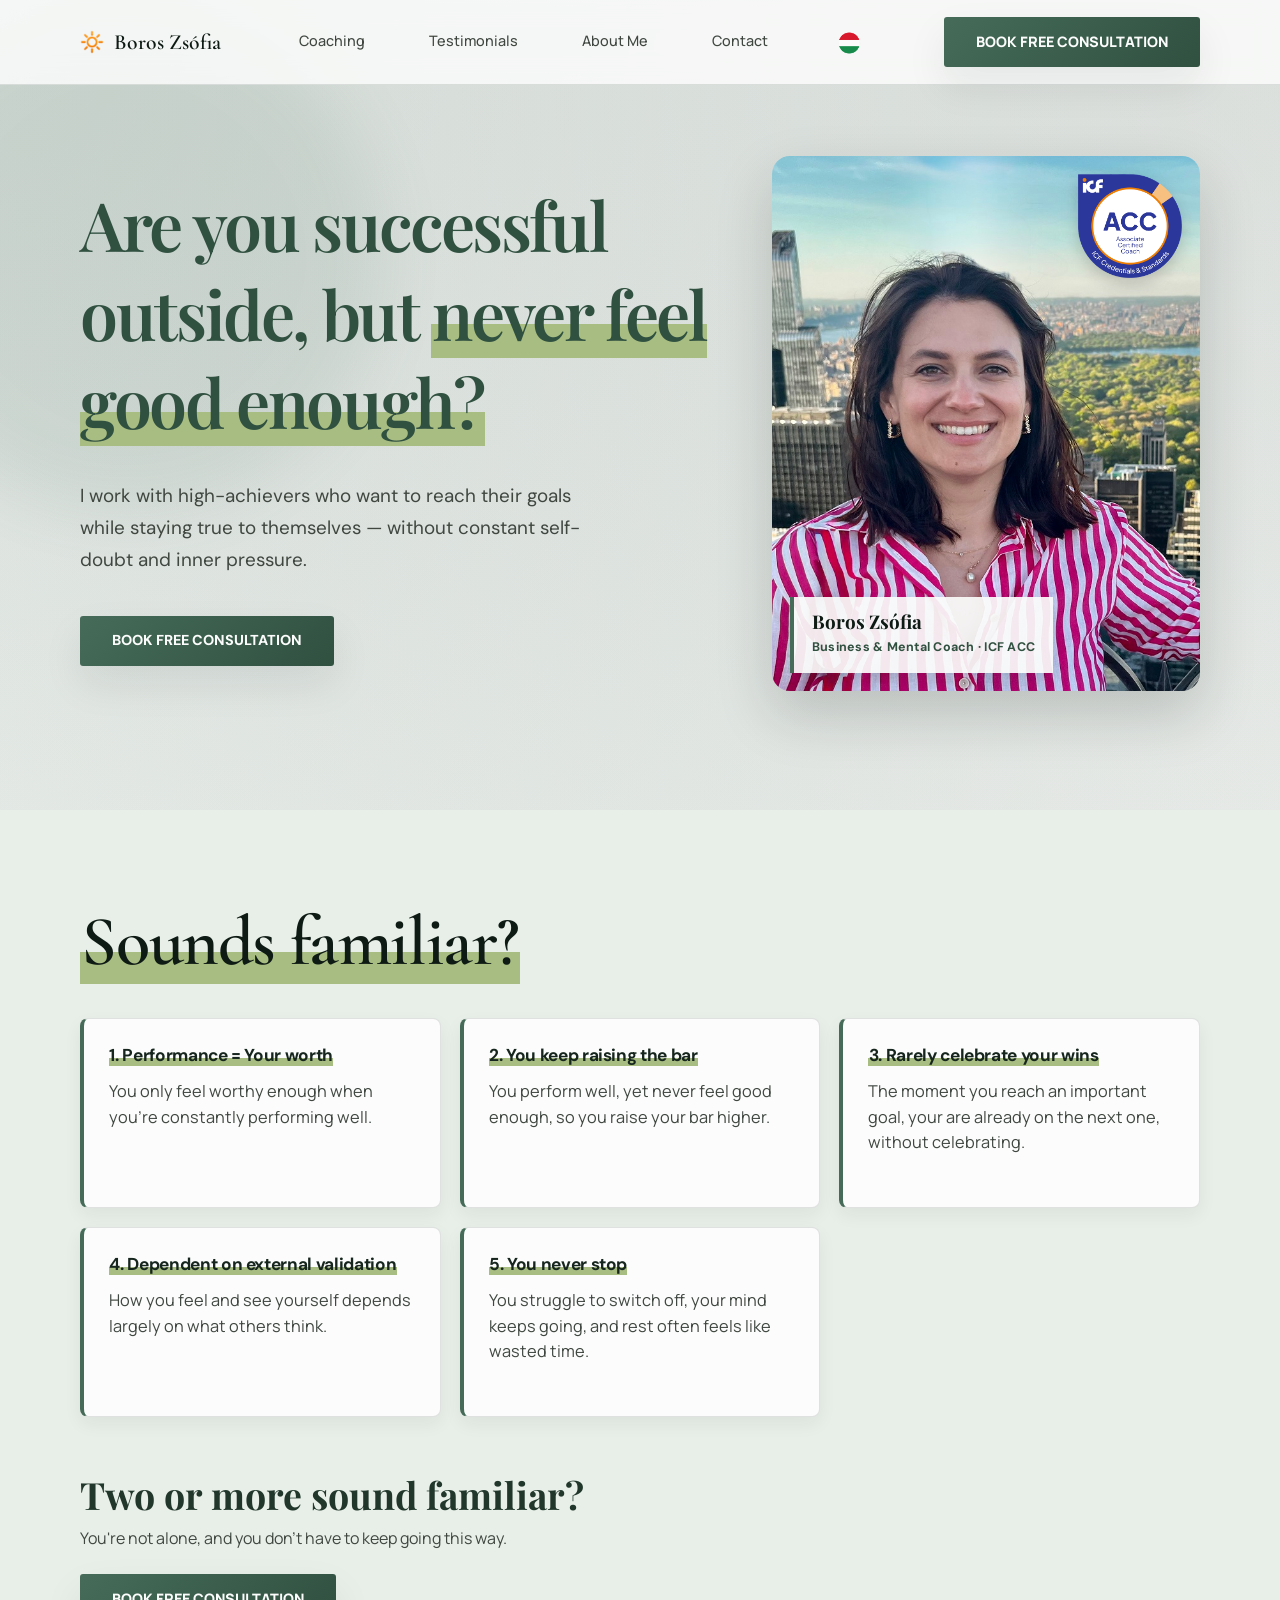
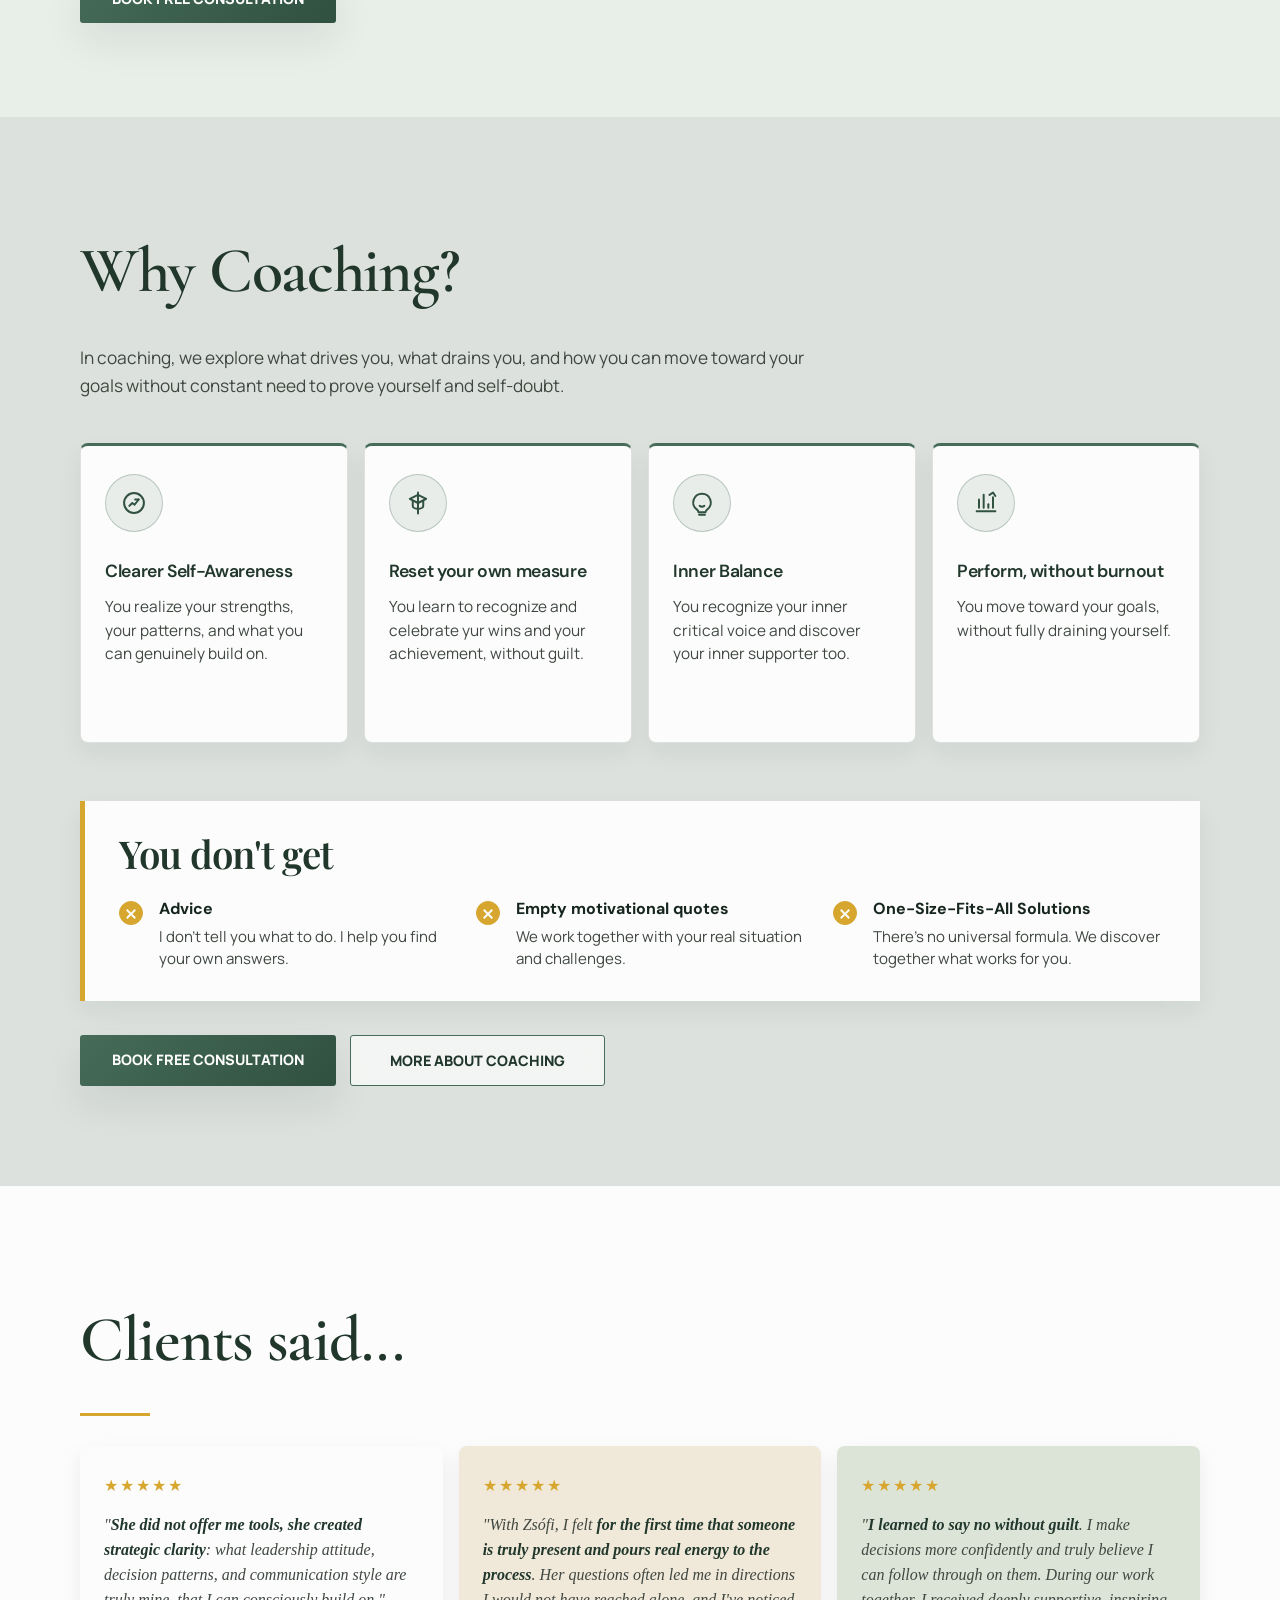
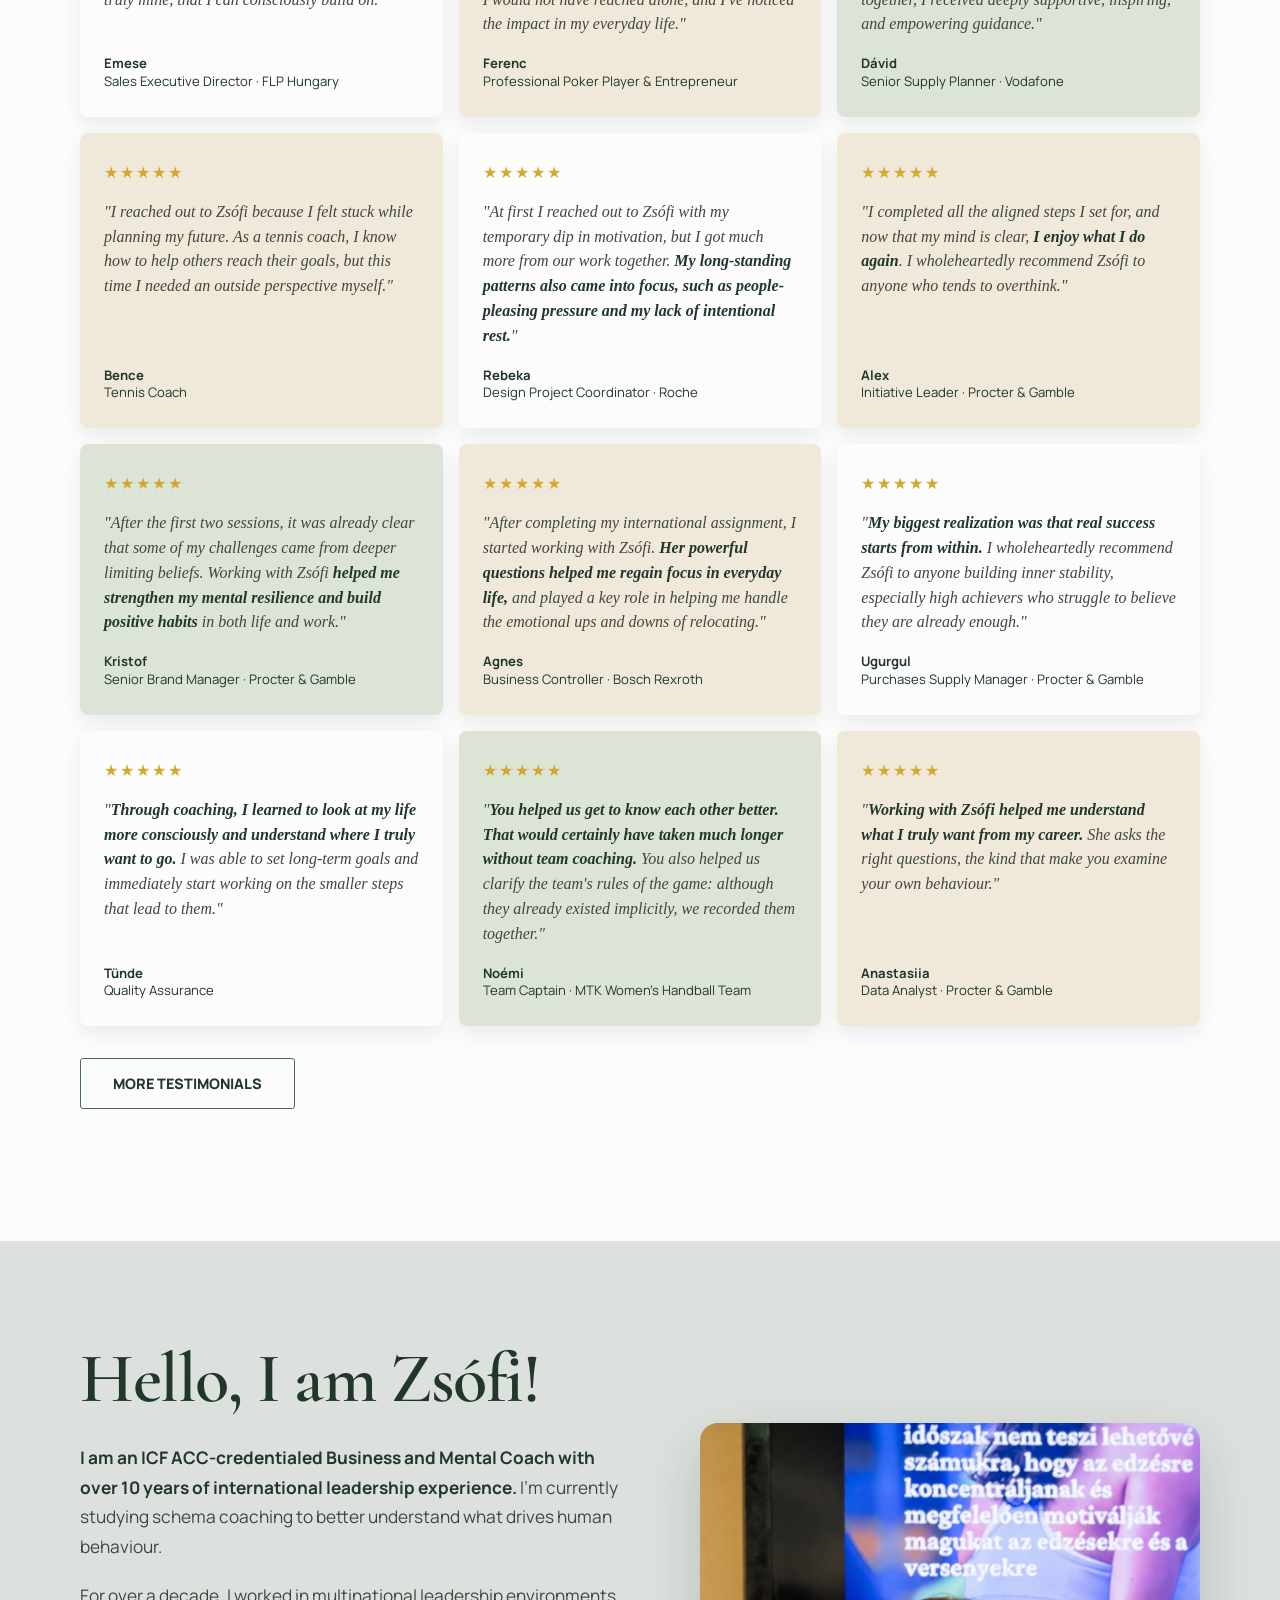
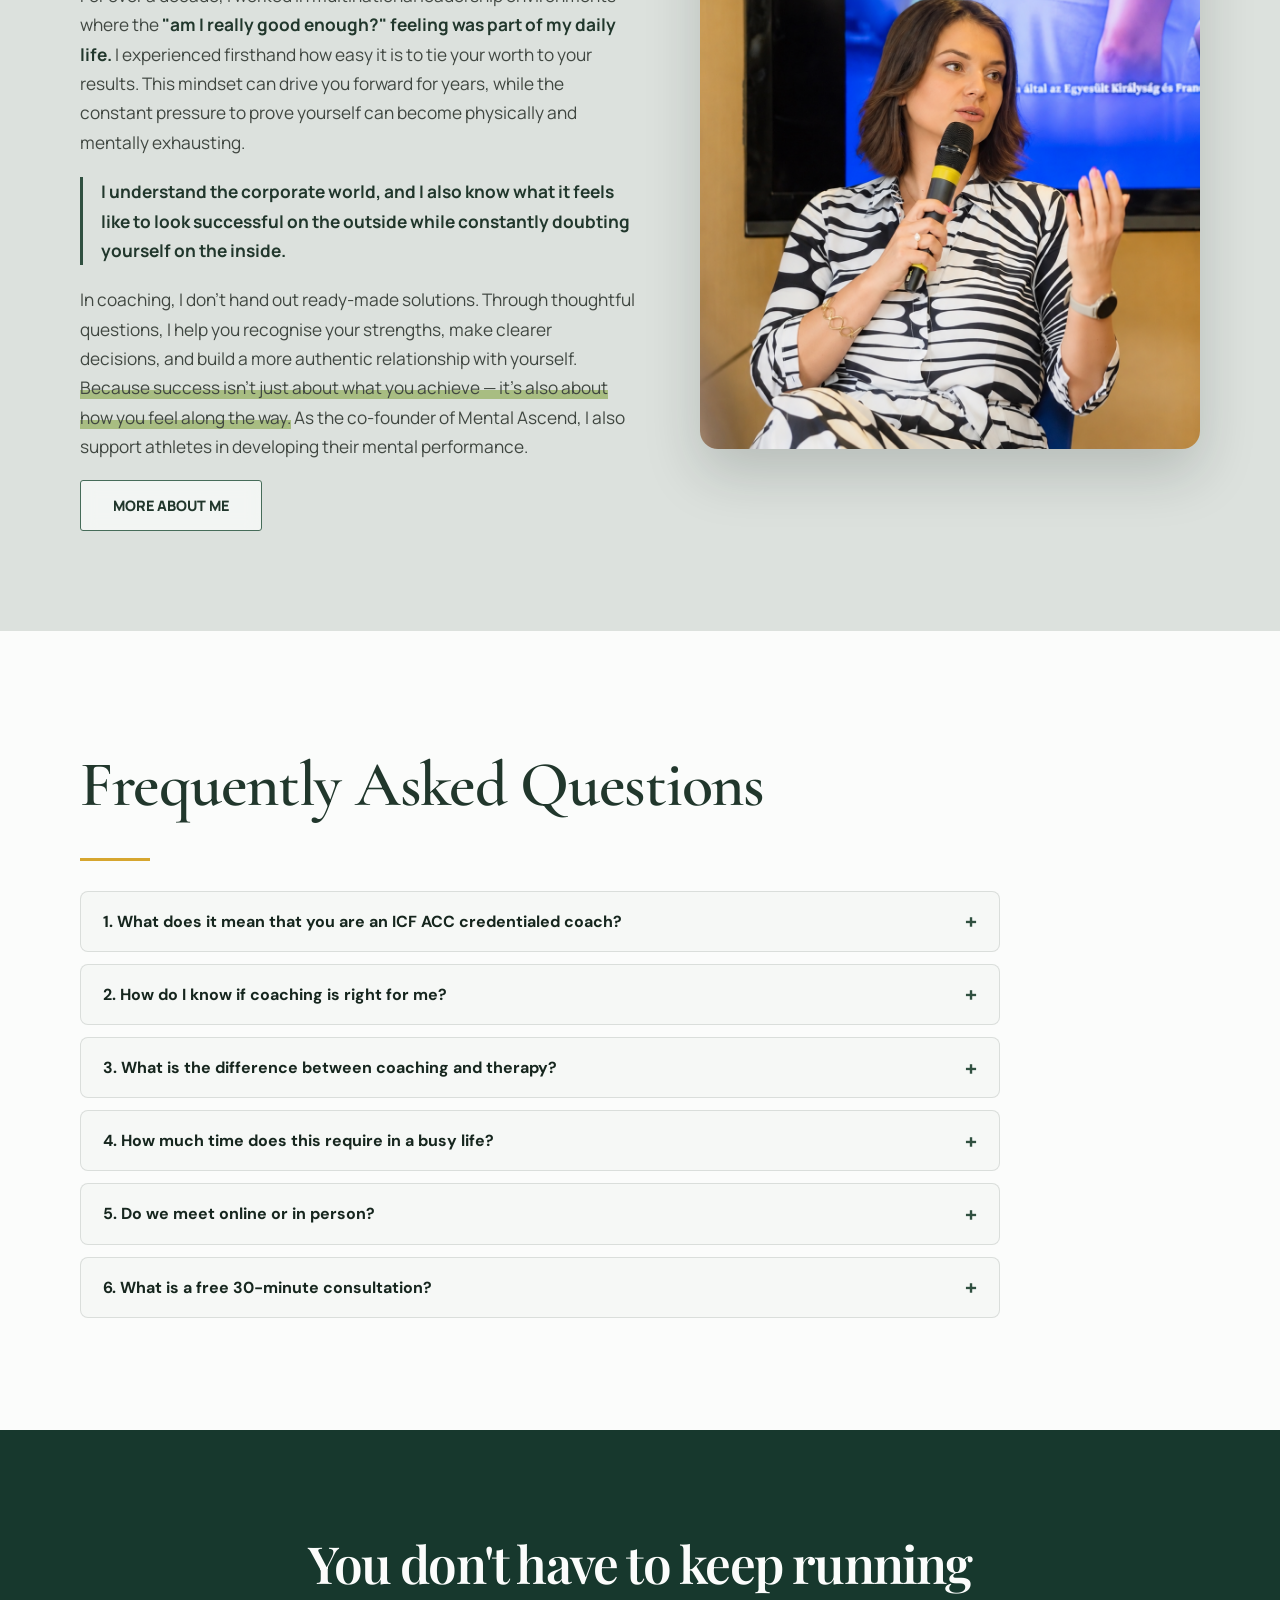
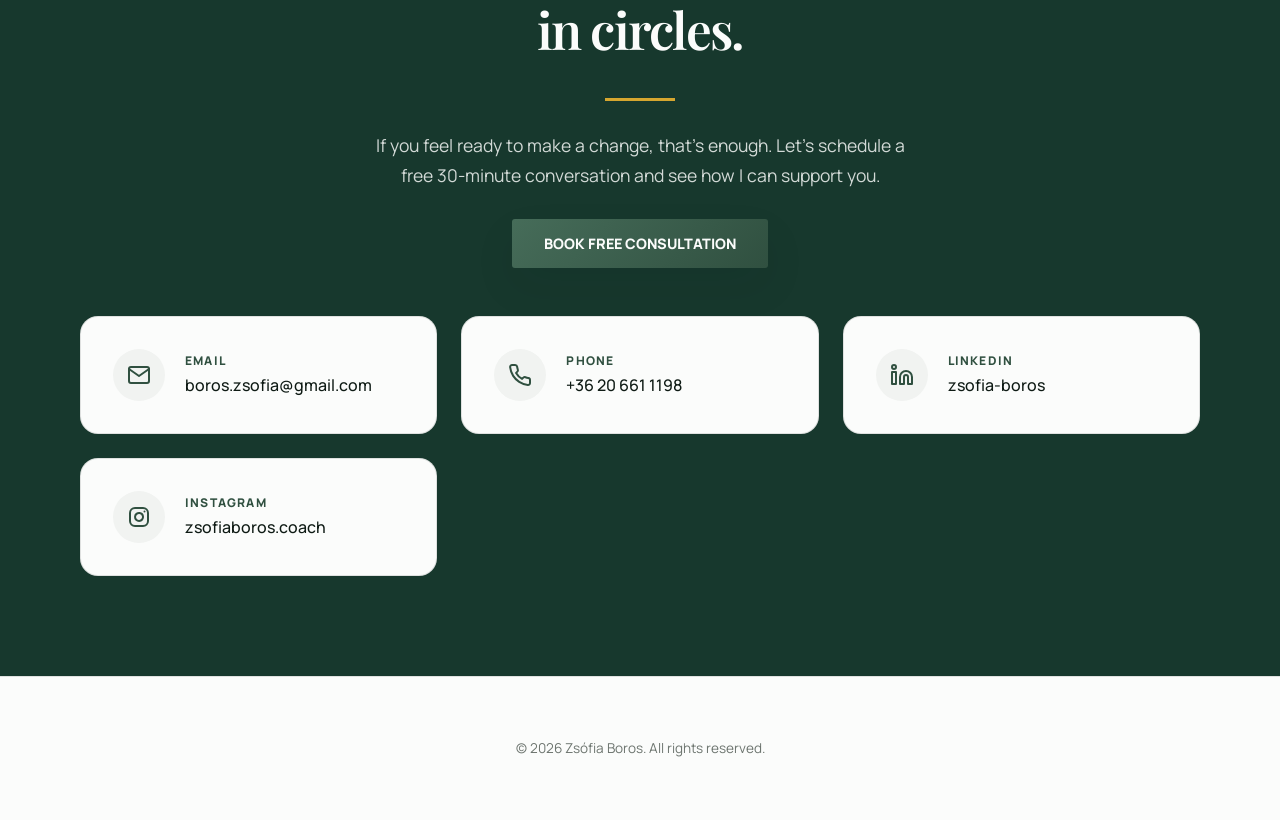
<file: index.html>
<!doctype html>
<html lang="hu">

<head>
    <meta charset="UTF-8" />
    <meta name="viewport" content="width=device-width, initial-scale=1.0" />
    <title>Zsófia Boros | Business Coach</title>
    <meta name="description"
        content="ICF-certified Business Coach with 10+ years of international leadership experience. Support grounded in self-awareness and practical experience." />
    <meta property="og:title" content="Zsófia Boros | Business Coach" />
    <meta property="og:description"
        content="ICF-certified Business Coach with 10+ years of international leadership experience. Support grounded in self-awareness and practical experience." />
    <meta property="og:image" content="https://zsofiaboros.coach/preview.png" />
    <meta property="og:image:width" content="1200" />
    <meta property="og:image:height" content="630" />
    <meta property="og:type" content="website" />
    <meta property="og:url" content="https://zsofiaboros.coach/" />
    <meta property="og:site_name" content="Zsófia Boros Coaching" />
    <meta name="twitter:card" content="summary_large_image" />
    <meta name="twitter:title" content="Zsófia Boros | Business Coach" />
    <meta name="twitter:description"
        content="ICF-certified Business Coach with 10+ years of international leadership experience." />
    <meta name="twitter:image" content="https://zsofiaboros.coach/preview.png" />
    <meta name="msapplication-TileImage" content="pics/sun.png" />
    <link rel="canonical" href="https://zsofiaboros.coach/" />
    <link rel="icon" type="image/png" href="pics/sun.png" />
    <link rel="apple-touch-icon" href="pics/sun.png" />
    <link rel="shortcut icon" href="../favicon.ico" type="image/x-icon" />
    <link rel="preconnect" href="https://fonts.googleapis.com" />
    <link rel="preconnect" href="https://fonts.gstatic.com" crossorigin />
    <link
        href="https://fonts.googleapis.com/css2?family=Cormorant+Garamond:wght@400;600&family=DM+Sans:wght@400;500;600;700&family=Manrope:wght@400;500;800&family=Playfair+Display:wght@500;600&display=swap"
        rel="stylesheet" />
    <script src="https://vercel.com/_vercel/insights/script.js"></script>
    <style>
        :root {
            --green-950: #0e1a14;
            --green-900: #16261e;
            --green-800: #21372c;
            --green-700: #305040;
            --green-600: #466c59;
            --gray-100: #f1f3f1;
            --gray-200: #e3e6e3;
            --gray-300: #cdd3ce;
            --gray-500: #6d756f;
            --gray-700: #404741;
            --white: #fbfcfb;
            --ink: #1b221d;
            --line: rgba(22, 38, 30, 0.12);
            --card: rgba(251, 252, 251, 0.88);
            --shadow: 0 18px 40px rgba(18, 29, 23, 0.08);
            --shadow-strong: 0 24px 56px rgba(18, 29, 23, 0.18);
            --container: min(1120px, calc(100vw - 28px));
            --radius-xl: 18px;
            --radius-lg: 14px;
            --radius-md: 10px;
            --radius-sm: 8px;
            --radius-xs: 3px;
        }

        /* Theme Definitions */
        body.theme-green {
            --green-950: #0e1a14;
            --green-900: #16261e;
            --green-800: #21372c;
            --green-700: #305040;
            --green-600: #466c59;
            --accent-rgb: 70, 108, 89;
        }

        body.theme-ochre {
            --green-950: #1a1408;
            --green-900: #261e0b;
            --green-800: #372b10;
            --green-700: #503f17;
            --green-600: #b8860b;
            --accent-rgb: 184, 134, 11;
        }

        * {
            margin: 0;
            padding: 0;
            box-sizing: border-box;
            -webkit-tap-highlight-color: transparent;
        }

        body {
            font-family: "Manrope", sans-serif;
            line-height: 1.7;
            color: var(--gray-500);
            background:
                radial-gradient(circle at top left,
                    rgba(var(--accent-rgb), 0.15),
                    transparent 24%),
                radial-gradient(circle at right top,
                    rgba(109, 117, 111, 0.14),
                    transparent 24%),
                linear-gradient(180deg, #f4f6f4 0%, #eef1ee 100%);
            min-height: 100vh;
            overflow-x: hidden;
            position: relative;
            transition: background 0.5s ease;
        }

        html {
            overflow-x: hidden;
            scroll-behavior: smooth;
        }

        h1,
        h2,
        h3 {
            font-family: "Cormorant Garamond", serif;
            color: var(--green-800);
            letter-spacing: -0.02em;
            font-weight: 600;
        }

        .container {
            width: var(--container);
            margin: 0 auto;
        }

        /* Header Styles */
        .header {
            position: fixed;
            top: 0;
            left: 0;
            right: 0;
            background: rgba(251, 252, 251, 0.85);
            backdrop-filter: blur(12px);
            -webkit-backdrop-filter: blur(12px);
            border-bottom: 1px solid var(--line);
            z-index: 1000;
        }

        .header-container {
            height: 72px;
            display: flex;
            align-items: center;
            justify-content: space-between;
        }

        .header-left {
            display: flex;
            align-items: center;
            gap: 12px;
        }

        .logo {
            font-family: "Cormorant Garamond", serif;
            font-size: 1.35rem;
            font-weight: 600;
            color: var(--green-950);
            text-decoration: none;
            white-space: nowrap;
            display: flex;
            align-items: center;
            gap: 10px;
        }

        .logo-icon {
            height: 24px;
            width: auto;
            display: none;
        }

        .nav-desktop {
            display: none;
            gap: 32px;
        }

        .nav-desktop a {
            text-decoration: none;
            color: var(--gray-700);
            font-size: 0.9rem;
            font-weight: 500;
            transition: all 0.2s;
            padding: 8px 16px;
            border-radius: var(--radius-sm);
        }

        .nav-desktop a:hover {
            color: var(--green-700);
        }

        .button-sm {
            padding: 10px 18px;
            font-size: 0.8rem;
            border-radius: var(--radius-xs);
        }

        .cta-desktop {
            display: none;
        }

        .menu-toggle {
            display: flex;
            flex-direction: column;
            gap: 5px;
            background: none;
            border: none;
            cursor: pointer;
            padding: 4px;
        }

        .menu-toggle span {
            display: block;
            width: 20px;
            height: 2px;
            background: var(--green-950);
        }

        .mobile-menu {
            display: none;
            background: var(--white);
            padding: 0;
        }

        .mobile-menu.is-active {
            display: block;
        }

        .nav-mobile {
            display: flex;
            flex-direction: column;
            gap: 0;
            padding: 0;
            border-top: 1px solid var(--line);
        }

        .nav-mobile a {
            text-decoration: none;
            color: var(--green-950);
            font-weight: 500;
            font-size: 1.1rem;
            padding: 0 16px;
            display: flex;
            align-items: center;
            height: 72px;
            border-bottom: 1px solid var(--line);
        }

        .nav-mobile a.nav-booking-cta {
            background: linear-gradient(135deg, var(--green-600), var(--green-700));
            color: var(--white);
            font-weight: 700;
        }

        .nav-mobile a.nav-booking-cta:hover,
        .nav-mobile a.nav-booking-cta:focus-visible {
            background: var(--green-700);
            color: var(--white);
        }

        .nav-mobile a:last-child {
            border-bottom: none;
        }

        /* Hero Layout */
        .hero {
            padding: 100px 0 80px 0;
            display: flex;
            align-items: center;
            min-height: 90vh;
            font-family: "DM Sans", Arial, sans-serif;
        }

        .hero-grid {
            display: grid;
            grid-template-columns: 1fr;
            gap: 50px;
            align-items: center;
        }

        @media (min-width: 1024px) {
            .menu-toggle {
                display: none;
            }

            .nav-desktop {
                display: flex;
            }

            .header-container {
                height: 84px;
            }

            .hero {
                padding-top: calc(84px + 2rem);
            }

            .mobile-menu {
                display: none !important;
            }

            .cta-desktop {
                display: inline;
            }

            .cta-mobile {
                display: none;
            }

            .logo-icon {
                display: block;
            }

            .hero-grid {
                grid-template-columns: minmax(0, 1.2fr) minmax(300px, 0.8fr);
            }
        }

        .section-kicker {
            text-transform: uppercase;
            letter-spacing: 0.16em;
            font-size: 0.7rem;
            font-weight: 800;
            color: var(--green-700);
            margin-bottom: 1.5rem;
            display: block;
        }

        .hero-title {
            font-family: "Playfair Display", Georgia, serif;
            font-size: clamp(2.9rem, 5.3vw, 5.5rem);
            line-height: 1.3;
            letter-spacing: -0.035em;
            margin-bottom: 2.2rem;
        }

        .hero .hero-title {
            color: var(--green-700);
        }

        .hero-title .highlight {
            background: linear-gradient(transparent 62%, #a8bd82 62%);
            padding: 0 0.02em;
        }

        .hero-description {
            font-family: "DM Sans", Arial, sans-serif;
            font-size: 1.18rem;
            max-width: 540px;
            margin-bottom: 2.5rem;
            color: var(--gray-700);
        }

        @media (max-width: 1023px) {
            .hero-grid {
                gap: 28px;
            }

            .hero-content {
                display: contents;
            }

            .hero-content .hero-title {
                order: 1;
                margin-bottom: 0;
            }

            .hero-content .hero-description {
                order: 2;
                margin-bottom: 0;
            }

            .hero-image-container {
                order: 3;
            }

            .hero-content .cta-group {
                order: 4;
                justify-content: flex-start;
            }
        }

        .cta-group {
            display: flex;
            gap: 16px;
            flex-wrap: wrap;
        }

        .button {
            padding: 16px 32px;
            text-decoration: none;
            font-size: 0.9rem;
            display: inline-block;
            text-align: center;
            line-height: 1.2;
            text-transform: uppercase;
        }

        .button-primary {
            background: linear-gradient(135deg,
                    var(--green-600),
                    var(--green-700));
            color: var(--white);
            font-weight: 800;
            border-radius: var(--radius-xs);
            box-shadow: var(--shadow);
        }

        .button-secondary {
            background: rgba(255, 255, 255, 0.7);
            border: 1px solid var(--line);
            color: var(--green-900);
            font-weight: 800;
            border-radius: var(--radius-xs);
            backdrop-filter: blur(8px);
        }

        .hero-image-wrapper {
            position: relative;
            border-radius: var(--radius-xl);
            overflow: hidden;
            box-shadow: var(--shadow-strong);
            aspect-ratio: 4 / 5;
            background-color: var(--gray-200);
        }

        .hero-image-wrapper img {
            width: 100%;
            height: 100%;
            object-fit: cover;
            display: block;
        }

        .hero-image-wrapper .hero-badge {
            position: absolute;
            top: 18px;
            right: 18px;
            z-index: 2;
            width: 104px;
            height: 104px;
            object-fit: contain;
            filter: drop-shadow(0 6px 8px rgba(0, 0, 0, 0.18));
        }

        .hero-identity {
            position: absolute;
            left: 18px;
            right: auto;
            bottom: 18px;
            z-index: 2;
            width: max-content;
            max-width: calc(100% - 36px);
            padding: 14px 18px;
            background: rgba(251, 252, 251, 0.92);
            border-left: 4px solid var(--green-600);
            box-shadow: 0 8px 18px rgba(18, 29, 23, 0.16);
        }

        .hero-identity strong {
            display: block;
            color: var(--green-950);
            font-family: "Playfair Display", Georgia, serif;
            font-size: 1.18rem;
            line-height: 1.2;
        }

        .hero-identity span {
            display: block;
            margin-top: 4px;
            color: var(--green-700);
            font-size: 0.78rem;
            font-weight: 700;
            letter-spacing: 0.02em;
        }

        .signs {
            position: relative;
            isolation: isolate;
            overflow: hidden;
            padding: 94px 0;
            background: #e8efe9;
        }

        .signs h2 {
            margin-bottom: 38px;
            text-align: left;
            font-size: clamp(3rem, 5.5vw, 4.8rem);
            line-height: 1.08;
            color: var(--green-950);
        }

        .signs .yellow-underline {
            background: linear-gradient(transparent 62%, #a8bd82 62%);
            padding: 0 0.02em;
        }

        .sign-grid {
            display: grid;
            grid-template-columns: repeat(3, 1fr);
            gap: 19px;
        }

        .sign-card {
            min-height: 190px;
            padding: 25px;
            background: var(--white);
            border: 1px solid var(--line);
            border-left: 4px solid var(--green-600);
            border-radius: var(--radius-sm);
            box-shadow: 0 7px 18px rgba(18, 29, 23, 0.06);
        }

        .sign-card h3 {
            margin-bottom: 12px;
            color: var(--green-900);
            font-family: "DM Sans", Arial, sans-serif;
            font-size: 1.08rem;
            font-weight: 700;
            line-height: 1.35;
        }

        .sign-card p {
            margin: 0;
            color: var(--gray-700);
            font-size: 1.02rem;
            line-height: 1.55;
        }

        .sign-conclusion {
            max-width: 880px;
            margin: 56px 0 0;
            text-align: left;
        }

        .sign-conclusion strong {
            display: block;
            margin-bottom: 10px;
            color: var(--green-800);
            font-family: "Playfair Display", Georgia, serif;
            font-size: clamp(1.7rem, 3vw, 2.35rem);
            line-height: 1.15;
        }

        .sign-conclusion p {
            margin: 0;
            color: var(--gray-700);
            font-size: 1rem;
            line-height: 1.6;
        }

        .sign-conclusion .button {
            margin-top: 22px;
        }

        .benefits-section {
            padding: 100px 0;
            background: #dce1dd;
            color: var(--gray-700);
        }

        .benefits-section h2 {
            margin-bottom: 18px;
            color: var(--green-800);
            font-size: clamp(2.5rem, 5vw, 4.2rem);
        }

        .benefits-section h3 {
            color: var(--green-800);
        }

        .benefits-section .section-kicker {
            color: var(--green-700);
        }

        .benefits-intro {
            max-width: 760px;
            margin-bottom: 42px;
            color: var(--gray-700);
            font-size: 1.08rem;
            line-height: 1.65;
        }

        .benefits-grid {
            display: grid;
            grid-template-columns: repeat(4, 1fr);
            gap: 16px;
        }

        .benefit-card {
            min-height: 300px;
            padding: 28px 24px;
            background: var(--white);
            border: 1px solid var(--line);
            border-top: 3px solid var(--green-600);
            border-radius: var(--radius-sm);
            box-shadow: 0 10px 24px rgba(18, 29, 23, 0.06);
        }

        .benefit-icon {
            width: 58px;
            height: 58px;
            margin-bottom: 28px;
            padding: 14px;
            color: var(--green-700);
            background: rgba(70, 108, 89, 0.1);
            border: 1px solid rgba(70, 108, 89, 0.3);
            border-radius: 50%;
        }

        .benefit-icon svg {
            width: 100%;
            height: 100%;
            display: block;
        }

        .benefit-card h3 {
            margin-bottom: 12px;
            font-family: "DM Sans", Arial, sans-serif;
            font-size: 1.1rem;
            line-height: 1.3;
        }

        .benefit-card p {
            margin: 0;
            color: var(--gray-700);
            font-size: 0.96rem;
            line-height: 1.55;
        }

        .benefits-not {
            margin-top: 58px;
            padding: 30px 34px;
            background: var(--white);
            border-left: 5px solid var(--ochre, #d6a62f);
            box-shadow: 0 10px 24px rgba(18, 29, 23, 0.06);
        }

        .benefits-not h3 {
            margin-bottom: 24px;
            font-family: "Playfair Display", Georgia, serif;
            font-size: clamp(1.8rem, 3vw, 2.5rem);
            line-height: 1.15;
        }

        .benefits-not-grid {
            display: grid;
            grid-template-columns: repeat(3, 1fr);
            gap: 24px;
        }

        .benefits-not-item {
            display: grid;
            grid-template-columns: 28px 1fr;
            gap: 12px;
            align-items: start;
        }

        .benefits-not-mark {
            position: relative;
            width: 24px;
            height: 24px;
            margin-top: 2px;
            background: var(--ochre, #d6a62f);
            border: 1px solid var(--ochre, #d6a62f);
            border-radius: 50%;
        }

        .benefits-not-mark::before,
        .benefits-not-mark::after {
            content: "";
            position: absolute;
            top: 11px;
            left: 5px;
            width: 12px;
            height: 2px;
            background: var(--white);
            transform: rotate(45deg);
        }

        .benefits-not-mark::after {
            transform: rotate(-45deg);
        }

        .benefits-not-item h4 {
            margin-bottom: 6px;
            color: var(--green-900);
            font-family: "DM Sans", Arial, sans-serif;
            font-size: 1rem;
            line-height: 1.3;
        }

        .benefits-not-item p {
            margin: 0;
            color: var(--gray-700);
            font-size: 0.94rem;
            line-height: 1.5;
        }

        .source-testimonials {
            padding: 100px 0;
            background: var(--cream-card, var(--white));
        }

        .source-testimonials h2 {
            margin-bottom: 18px;
            color: var(--green-800);
            font-size: clamp(2.5rem, 5vw, 4.2rem);
            text-align: left;
        }

        .source-testimonials .title-line {
            width: 70px;
            height: 3px;
            margin: 0 0 30px;
            background: var(--ochre, #d6a62f);
        }

        .source-testimonial-grid {
            display: grid;
            grid-template-columns: repeat(3, 1fr);
            gap: 16px;
        }

        .source-testimonial-card {
            min-height: 270px;
            padding: 26px 24px;
            border-radius: var(--radius-sm);
            box-shadow: 0 8px 20px rgba(18, 29, 23, 0.07);
            display: flex;
            flex-direction: column;
        }

        .source-testimonial-card:nth-child(1),
        .source-testimonial-card:nth-child(5),
        .source-testimonial-card:nth-child(9),
        .source-testimonial-card:nth-child(10) {
            background: var(--cream-card, var(--white));
        }

        .source-testimonial-card:nth-child(2),
        .source-testimonial-card:nth-child(4),
        .source-testimonial-card:nth-child(6),
        .source-testimonial-card:nth-child(8),
        .source-testimonial-card:nth-child(12) {
            background: #f0e9d9;
        }

        .source-testimonial-card:nth-child(3),
        .source-testimonial-card:nth-child(7),
        .source-testimonial-card:nth-child(11) {
            background: #dce4d7;
        }

        .source-testimonial-stars {
            margin-bottom: 14px;
            color: var(--ochre, #d6a62f);
            letter-spacing: 2px;
        }

        .source-testimonial-card blockquote {
            flex: 1;
            margin: 0 0 18px;
            color: var(--gray-700);
            font:
                italic 1rem/1.55 Georgia,
                serif;
        }

        .source-testimonial-card blockquote strong {
            color: var(--green-800);
        }

        .source-testimonial-card footer {
            padding: 0;
            background: transparent;
            border: 0;
            color: var(--green-800);
            font-size: 0.82rem;
            line-height: 1.35;
        }

        .source-testimonial-cta {
            margin: 32px 0;
        }

        .source-testimonial-cta .button {
            background: rgba(251, 252, 251, 0.72);
            border-color: var(--green-600);
            color: var(--green-800);
        }

        @media (max-width: 850px) {
            .source-testimonials {
                padding-top: 40px;
                padding-bottom: 20px;
            }

            .source-testimonial-grid {
                grid-template-columns: 1fr;
            }

            .source-testimonial-card {
                min-height: 0;
            }
        }

        .benefits-actions {
            display: flex;
            gap: 14px;
            flex-wrap: wrap;
            margin-top: 34px;
        }

        .benefits-actions .button-secondary {
            background: rgba(251, 252, 251, 0.72);
            border-color: var(--green-600);
            color: var(--green-800);
        }

        @media (max-width: 850px) {
            .benefits-grid {
                grid-template-columns: repeat(2, 1fr);
            }
        }

        @media (max-width: 560px) {
            .benefits-section {
                padding: 72px 0 40px;
            }

            .benefits-grid {
                grid-template-columns: 1fr;
            }

            .benefit-card {
                min-height: 0;
            }

            .benefits-not {
                padding: 24px 22px;
            }

            .benefits-not-grid {
                grid-template-columns: 1fr;
                gap: 20px;
            }

            .benefits-actions {
                flex-direction: column;
                align-items: flex-start;
            }

            .benefits-actions .button {
                width: auto;
            }
        }

        @media (max-width: 850px) {
            .sign-grid {
                grid-template-columns: repeat(2, 1fr);
            }
        }

        @media (max-width: 560px) {
            .signs {
                padding: 64px 0;
            }

            .signs h2 {
                margin-bottom: 30px;
            }

            .sign-grid {
                grid-template-columns: 1fr;
            }

            .sign-card p {
                font-size: 1.08rem;
            }

            .sign-conclusion p {
                font-size: 1.05rem;
            }

            .sign-conclusion {
                margin-top: 42px;
            }
        }

        /* About Me Section Styles */
        .about-section {
            padding: 100px 0;
            background: #dce1dd;
            position: relative;
            z-index: 1;
        }

        .about-intro-grid {
            display: grid;
            grid-template-columns: minmax(0, 1fr) minmax(300px, 0.9fr);
            gap: 64px;
            align-items: center;
        }

        .about-intro-copy h2 {
            margin-bottom: 26px;
            color: var(--green-800);
            font-size: clamp(3rem, 5.5vw, 4.8rem);
            line-height: 1.08;
        }

        .about-intro-copy p {
            max-width: 620px;
            color: var(--gray-700);
            font-size: 1.08rem;
            line-height: 1.7;
        }

        .about-intro-copy p+p {
            margin-top: 20px;
        }

        .about-intro-copy strong {
            color: var(--green-800);
        }

        .about-values {
            padding-left: 18px;
            border-left: 3px solid var(--green-700);
        }

        .about-intro-highlight {
            background: linear-gradient(transparent 62%, #a8bd82 62%);
            padding: 0 0.02em;
        }

        .about-intro-copy .button {
            margin-top: 18px;
            width: max-content;
            max-width: 100%;
        }

        .about-intro-copy .button-secondary {
            background: rgba(251, 252, 251, 0.72);
            border-color: var(--green-600);
            color: var(--green-800);
        }

        .about-intro-image {
            width: 100%;
            aspect-ratio: 4 / 5;
            object-fit: cover;
            display: block;
            border-radius: var(--radius-xl);
            box-shadow: var(--shadow-strong);
        }

        @media (max-width: 850px) {
            .about-intro-grid {
                grid-template-columns: 1fr;
                gap: 28px;
            }

            .about-section {
                padding-top: 28px;
                padding-bottom: 40px;
            }

            .about-intro-copy {
                display: contents;
            }

            .about-intro-copy h2 {
                order: 1;
                margin-bottom: 0;
            }

            .about-intro-copy .about-lead {
                order: 2;
            }

            .about-intro-grid>div:last-child {
                order: 3;
            }

            .about-intro-copy .about-background {
                order: 4;
            }

            .about-intro-copy .about-values {
                order: 5;
                margin-top: 0;
            }

            .about-intro-copy .about-coaching {
                order: 6;
                margin-top: 0;
            }

            .about-intro-copy .button {
                order: 7;
            }

            .about-intro-image {
                max-height: 520px;
            }
        }

        .faq-section {
            padding: 100px 0;
            background: var(--white);
        }

        .faq-section h2 {
            margin-bottom: 18px;
            color: var(--green-800);
            font-size: clamp(2.4rem, 5vw, 4rem);
        }

        .faq-title-line {
            width: 70px;
            height: 3px;
            margin-bottom: 30px;
            background: var(--ochre, #d6a62f);
        }

        .faq-list {
            max-width: 920px;
        }

        .faq-item {
            margin-bottom: 12px;
            padding: 18px 22px;
            background: #f6f8f6;
            border: 1px solid var(--line);
            border-radius: var(--radius-sm);
            cursor: pointer;
        }

        .faq-item summary {
            position: relative;
            padding-right: 32px;
            cursor: pointer;
            list-style: none;
            color: var(--green-900);
            font-family: "DM Sans", Arial, sans-serif;
            font-size: 1rem;
            font-weight: 700;
            line-height: 1.45;
        }

        .faq-item summary::after {
            content: "+";
            position: absolute;
            top: 50%;
            right: 0;
            transform: translateY(-50%);
            color: var(--green-700);
            font-size: 1.3rem;
            line-height: 1;
        }

        .faq-item[open] summary::after {
            content: "-";
        }

        .faq-item p {
            margin: 14px 18px 0 0;
            color: var(--gray-700);
            font-size: 0.98rem;
            line-height: 1.65;
        }

        @media (max-width: 560px) {
            .faq-section {
                padding: 40px 0 72px;
            }

            .faq-item {
                padding: 16px 18px;
            }

            .faq-item p {
                margin-right: 0;
            }
        }

        .about-row {
            display: grid;
            grid-template-columns: 1fr;
            gap: 40px;
            align-items: center;
            margin-bottom: 100px;
        }

        .about-row:last-child {
            margin-bottom: 0;
        }

        @media (min-width: 1024px) {
            .about-row {
                grid-template-columns: minmax(0, 1.2fr) minmax(300px, 0.8fr);
                gap: 50px;
            }

            .about-row.reverse {
                direction: rtl;
            }

            .about-row.reverse>* {
                direction: ltr;
            }
        }

        .emphasis {
            color: var(--green-800);
            font-weight: 600;
            font-size: 1.5rem;
            display: block;
            margin: 1.5rem 0;
            font-family: "Cormorant Garamond", serif;
            font-style: italic;
        }

        .accordion {
            border-top: 1px solid var(--line);
            margin-top: 2rem;
        }

        .accordion summary {
            font-weight: 800;
            cursor: pointer;
            list-style: none;
            padding: 1.5rem 0;
            display: flex;
            justify-content: space-between;
            align-items: center;
            color: var(--green-900);
            font-size: 0.7rem;
            text-transform: uppercase;
            letter-spacing: 0.16em;
        }

        .accordion summary::after {
            content: "+";
            font-size: 1.4rem;
            font-weight: 400;
            transition: transform 0.2s ease;
        }

        .accordion[open] summary::after {
            transform: rotate(45deg);
        }

        .accordion-content {
            padding-bottom: 1.5rem;
        }

        .page-bg {
            position: absolute;
            filter: blur(32px);
            opacity: 0.5;
            border-radius: 999px;
            z-index: -1;
            pointer-events: none;
        }

        .bg-container {
            position: absolute;
            top: 0;
            left: 0;
            width: 100%;
            height: 100%;
            overflow: hidden;
            z-index: -1;
            pointer-events: none;
        }

        /* Coaching Section Styles */
        .coaching-section {
            padding: 100px 0;
            background: var(--gray-100);
        }

        .coaching-intro {
            max-width: 800px;
            margin-bottom: 32px;
        }

        .distinction-grid {
            display: grid;
            grid-template-columns: 1fr;
            gap: 24px;
            margin-bottom: 80px;
        }

        @media (min-width: 768px) {
            .distinction-grid {
                grid-template-columns: 1fr 1fr;
            }
        }

        .distinction-card {
            background: var(--white);
            padding: 32px;
            border-radius: var(--radius-lg);
            border-left: 4px solid var(--green-600);
        }

        .distinction-card h3 {
            font-size: 1.5rem;
            margin-bottom: 12px;
        }

        .scenarios-grid {
            display: grid;
            grid-template-columns: repeat(auto-fit, minmax(300px, 1fr));
            gap: 24px;
            margin-top: 40px;
        }

        .scenario-card {
            background: var(--card);
            padding: 40px;
            border-radius: var(--radius-xl);
            border: 1px solid var(--line);
            transition: all 0.3s ease;
        }

        .scenario-card:hover {
            border-color: var(--green-600);
            box-shadow: var(--shadow);
        }

        .scenario-icon {
            width: 40px;
            height: 40px;
            color: var(--green-700);
            margin-bottom: 24px;
        }

        .process-info {
            display: grid;
            grid-template-columns: repeat(auto-fit, minmax(200px, 1fr));
            gap: 40px;
            margin-top: 32px;
            padding: 40px;
            background: var(--green-950);
            color: var(--gray-300);
            border-radius: var(--radius-xl);
        }

        .process-item h4 {
            color: var(--white);
            font-family: "Manrope", sans-serif;
            font-size: 0.75rem;
            text-transform: uppercase;
            letter-spacing: 0.1em;
            margin-bottom: 12px;
        }

        .process-item p {
            font-size: 0.95rem;
            line-height: 1.5;
        }

        /* Endorsement Section Styles */
        .endorsement-section {
            padding: 100px 0 30px;
            background: var(--white);
            overflow: hidden;
        }

        .endorsement-carousel {
            display: flex;
            gap: 24px;
            overflow-x: auto;
            scroll-snap-type: x mandatory;
            padding: 40px 24px 80px;
            margin: 0 -24px;
            scrollbar-width: none;
            /* Firefox */
            -ms-overflow-style: none;
            /* IE/Edge */
            -webkit-mask-image: linear-gradient(to right,
                    transparent,
                    black 30px,
                    black calc(100% - 30px),
                    transparent);
            mask-image: linear-gradient(to right,
                    transparent,
                    black 30px,
                    black calc(100% - 30px),
                    transparent);
        }

        .endorsement-carousel::-webkit-scrollbar {
            display: none;
            /* Chrome/Safari */
        }

        .endorsement-card {
            flex: 0 0 calc(100% - 40px);
            scroll-snap-align: center;
            scroll-snap-stop: always;
            background: var(--white);
            padding: 40px;
            border-radius: var(--radius-xl);
            border: 1px solid var(--line);
            box-shadow: var(--shadow);
            display: flex;
            flex-direction: column;
            gap: 24px;
            transition: box-shadow 0.3s ease;
        }

        .endorsement-card:hover {
            box-shadow: var(--shadow-strong);
        }

        @media (min-width: 768px) {
            .endorsement-card {
                flex: 0 0 500px;
            }
        }

        .endorsement-header {
            display: flex;
            align-items: center;
            gap: 16px;
        }

        .endorsement-img {
            width: 64px;
            height: 64px;
            border-radius: 50%;
            object-fit: cover;
            border: 2px solid var(--gray-200);
        }

        .endorsement-info h4 {
            font-family: "Manrope", sans-serif;
            font-size: 1.1rem;
            color: var(--green-950);
            font-weight: 800;
            line-height: 1.2;
        }

        .endorsement-info p {
            font-size: 0.85rem;
            color: var(--green-700);
            font-weight: 500;
        }

        .endorsement-text {
            font-size: 1rem;
            line-height: 1.6;
            color: var(--gray-700);
            font-style: italic;
            position: relative;
        }

        .endorsement-text::before {
            content: '"';
            font-family: "Cormorant Garamond", serif;
            font-size: 3rem;
            color: var(--gray-200);
            position: absolute;
            top: -20px;
            left: -10px;
            z-index: -1;
        }

        /* Carousel Controls */
        .carousel-nav {
            display: none;
            justify-content: flex-end;
            gap: 12px;
            margin-top: -60px;
            /* Pulls it up level with the title area */
            margin-bottom: 20px;
            position: relative;
            z-index: 10;
        }

        @media (min-width: 1024px) {
            .carousel-nav {
                display: flex;
            }
        }

        .nav-btn {
            width: 48px;
            height: 48px;
            border-radius: 50%;
            border: 1px solid var(--line);
            background: var(--white);
            color: var(--green-950);
            cursor: pointer;
            display: flex;
            align-items: center;
            justify-content: center;
            transition: all 0.3s ease;
        }

        .nav-btn:hover {
            background: var(--gray-100);
            border-color: var(--gray-300);
        }

        .nav-btn svg {
            width: 20px;
            height: 20px;
        }

        /* Contact Section */
        .contact-section {
            padding: 100px 0;
            background: #17382d;
        }

        .contact-intro {
            max-width: 680px;
            margin: 0 auto;
            text-align: center;
        }

        .contact-intro p {
            max-width: 560px;
            margin: 0 auto 28px;
            font-size: 1.1rem;
            color: rgba(251, 252, 251, 0.82);
        }

        .contact-intro h2 {
            color: var(--white);
        }

        .contact-title-line {
            width: 70px;
            height: 3px;
            margin: 0 auto 30px;
            background: var(--ochre, #d6a62f);
        }

        .booking-form {
            display: grid;
            gap: 14px;
            max-width: 620px;
            margin: 30px auto 0;
            padding: clamp(20px, 4vw, 32px);
            border: 1px solid rgba(255, 255, 255, 0.35);
            border-radius: 12px;
            background: var(--white);
            box-shadow: var(--shadow-strong);
            text-align: left;
        }

        .booking-form label {
            display: grid;
            gap: 6px;
            color: var(--green-950);
            font-size: 0.9rem;
            font-weight: 700;
        }

        .booking-form input,
        .booking-form textarea {
            width: 100%;
            padding: 12px 14px;
            border: 1px solid var(--line);
            border-radius: 8px;
            background: var(--white);
            color: var(--green-950);
            font: inherit;
        }

        .booking-form textarea {
            min-height: 100px;
            resize: vertical;
        }

        .booking-form input:focus-visible,
        .booking-form textarea:focus-visible {
            outline: 2px solid var(--green-700);
            outline-offset: 2px;
        }

        .booking-form button {
            justify-self: start;
            padding: 16px 26px;
            font-size: 0.98rem;
            text-transform: none;
        }

        .booking-result {
            display: none;
            margin: 0 0 18px;
            padding: 16px;
            border: 1px solid transparent;
            border-radius: 8px;
            text-align: left;
        }

        .booking-result[data-fs-active] {
            display: block;
        }

        .booking-result-success {
            border-color: var(--green-600);
            background: #e9f1ea;
            color: var(--green-950);
        }

        .booking-result-error {
            border-color: #b94e43;
            background: #fff0ed;
            color: #702d25;
        }

        .booking-form-note {
            margin: 0;
            color: var(--gray-600);
            font-size: 0.72rem;
            line-height: 1.45;
        }

        .contact-grid {
            display: grid;
            grid-template-columns: repeat(auto-fit, minmax(280px, 1fr));
            gap: 24px;
            margin-top: 48px;
        }

        .contact-card {
            background: var(--white);
            padding: 32px;
            border-radius: var(--radius-xl);
            display: flex;
            align-items: center;
            gap: 20px;
            text-decoration: none;
            border: 1px solid var(--line);
            transition: all 0.3s ease;
        }

        .contact-card:hover {
            border-color: var(--green-600);
            box-shadow: var(--shadow);
        }

        .contact-icon-box {
            width: 52px;
            height: 52px;
            background: var(--gray-100);
            border-radius: 50%;
            display: flex;
            align-items: center;
            justify-content: center;
            color: var(--green-700);
            flex-shrink: 0;
        }

        .contact-icon-box svg {
            width: 24px;
            height: 24px;
        }

        .contact-info {
            display: flex;
            flex-direction: column;
        }

        .contact-label {
            font-size: 0.75rem;
            text-transform: uppercase;
            letter-spacing: 0.1em;
            color: var(--green-700);
            font-weight: 800;
        }

        .contact-value {
            font-size: 1rem;
            color: var(--green-950);
            font-weight: 500;
        }

        .footer {
            padding: 60px 0;
            background: var(--white);
            text-align: center;
            border-top: 1px solid var(--line);
        }

        .footer p {
            font-size: 0.85rem;
            color: var(--gray-500);
        }
    </style>
</head>

<body class="theme-green">
    <div class="bg-container">
        <div class="page-bg" style="
                    top: 0%;
                    left: -10%;
                    width: 40vw;
                    height: 40vw;
                    background: var(--green-600);
                    opacity: 0.1;
                "></div>
        <div class="page-bg" style="
                    top: 15%;
                    right: -5%;
                    width: 30vw;
                    height: 30vw;
                    background: var(--gray-300);
                    opacity: 0.2;
                "></div>
        <div class="page-bg" style="
                    top: 35%;
                    left: -15%;
                    width: 50vw;
                    height: 50vw;
                    background: var(--gray-200);
                    opacity: 0.15;
                "></div>
        <div class="page-bg" style="
                    top: 55%;
                    right: -10%;
                    width: 45vw;
                    height: 45vw;
                    background: var(--green-700);
                    opacity: 0.1;
                "></div>
        <div class="page-bg" style="
                    top: 75%;
                    left: -5%;
                    width: 40vw;
                    height: 40vw;
                    background: var(--gray-300);
                    opacity: 0.12;
                "></div>
        <div class="page-bg" style="
                    top: 90%;
                    right: 5%;
                    width: 35vw;
                    height: 35vw;
                    background: var(--green-600);
                    opacity: 0.1;
                "></div>
    </div>

    <header class="header">
        <div class="container">
            <div class="header-container">
                <div class="header-left">
                    <button class="menu-toggle" id="menuToggle" aria-label="Toggle menu">
                        <span></span>
                        <span></span>
                        <span></span>
                    </button>
                    <a href="#top" class="logo">
                        <img src="pics/sun.png" alt="" class="logo-icon" />
                        Boros Zsófia
                    </a>
                </div>

                <nav class="nav-desktop">
                    <a href="coaching.html">Coaching</a>
                    <a href="testimonials.html">Testimonials</a>
                    <a href="about.html">About Me</a>
                    <a href="#booking">Contact</a>
                    <a href="/hu/index.html" aria-label="Switch to Hungarian" title="Switch to Hungarian"><span
                            aria-hidden="true"><img src="pics/Magyar%20z%C3%A1szl%C3%B3.png" alt="" width="34"
                                height="24" style="object-fit: contain; vertical-align: middle;"></span></a>
                </nav>

                <div class="header-right">
                    <a href="https://calendly.com/boros-zsofia/freecall" class="button button-primary button-sm">
                        <span class="cta-mobile">Book A CHAT</span>
                        <span class="cta-desktop">Book Free Consultation</span>
                    </a>
                </div>
            </div>
        </div>
        <div class="mobile-menu" id="mobileMenu">
            <div class="container">
                <nav class="nav-mobile">
                    <a href="coaching.html">Coaching</a>
                    <a href="testimonials.html">Testimonials</a>
                    <a href="about.html">About Me</a>
                    <a href="#booking">Contact</a>
                    <a class="nav-booking-cta" href="https://calendly.com/boros-zsofia/freecall">Free consultation</a>
                    <a href="/hu/index.html" aria-label="Switch to Hungarian" title="Switch to Hungarian"><span
                            aria-hidden="true"><img src="pics/Magyar%20z%C3%A1szl%C3%B3.png" alt="" width="34"
                                height="24" style="object-fit: contain; vertical-align: middle;"></span></a>
                </nav>
            </div>
        </div>
    </header>

    <section class="hero" id="top">
        <div class="container">
            <div class="hero-grid">
                <div class="hero-content" data-reveal>
                    <h1 class="hero-title">
                        Are you successful outside, but
                        <span class="highlight">never feel good enough?</span>
                    </h1>
                    <p class="hero-description">
                        I work with high-achievers who want to reach their
                        goals while staying true to themselves — without
                        constant self-doubt and inner pressure.
                    </p>
                    <div class="cta-group">
                        <a href="https://calendly.com/boros-zsofia/freecall" class="button button-primary">Book Free
                            Consultation</a>
                    </div>
                </div>
                <div class="hero-image-container" data-reveal>
                    <div class="hero-image-wrapper">
                        <img src="pics/zsofia.jpg" alt="Zsófia Boros - Business Coach" />
                        <img class="hero-badge" src="pics/icf-badge.png" alt="ICF certification badge" />
                        <div class="hero-identity">
                            <strong>Boros Zsófia</strong>
                            <span>Business &amp; Mental Coach · ICF ACC</span>
                        </div>
                    </div>
                </div>
            </div>
        </div>
    </section>

    <section class="signs" id="neked-szol">
        <div class="container">
            <h2>
                <span class="yellow-underline">Sounds familiar?</span>
            </h2>
            <div class="sign-grid">
                <article class="sign-card">
                    <h3>
                        <span class="yellow-underline">1. Performance = Your worth
                        </span>
                    </h3>
                    <p>
                        You only feel worthy enough when you're constantly
                        performing well.
                    </p>
                </article>
                <article class="sign-card">
                    <h3>
                        <span class="yellow-underline">2. You keep raising the bar
                        </span>
                    </h3>
                    <p>
                        You perform well, yet never feel good enough, so you
                        raise your bar higher.
                    </p>
                </article>
                <article class="sign-card">
                    <h3>
                        <span class="yellow-underline">3. Rarely celebrate your wins</span>
                    </h3>
                    <p>
                        The moment you reach an important goal, your are
                        already on the next one, without celebrating.
                    </p>
                </article>
                <article class="sign-card">
                    <h3>
                        <span class="yellow-underline">4. Dependent on external validation</span>
                    </h3>
                    <p>
                        How you feel and see yourself depends largely on
                        what others think.
                    </p>
                </article>
                <article class="sign-card">
                    <h3>
                        <span class="yellow-underline">5. You never stop</span>
                    </h3>
                    <p>
                        You struggle to switch off, your mind keeps going,
                        and rest often feels like wasted time.
                    </p>
                </article>
            </div>
            <div class="sign-conclusion">
                <strong>Two or more sound familiar?</strong>
                <p>
                    You're not alone, and you don't have to keep going this
                    way.
                </p>
                <a class="button button-primary" href="https://calendly.com/boros-zsofia/freecall">Book
                    Free Consultation</a>
            </div>
        </div>
    </section>

    <section id="coaching" class="benefits-section">
        <div class="container">
            <h2>
                <span class="yellow-underline">Why Coaching?</span>
            </h2>
            <p class="benefits-intro">
                In coaching, we explore what drives you, what drains you,
                and how you can move toward your goals without constant need
                to prove yourself and self-doubt.
            </p>
            <div class="benefits-grid">
                <article class="benefit-card">
                    <div class="benefit-icon" aria-hidden="true">
                        <svg viewBox="0 0 24 24" fill="none" stroke="currentColor" stroke-width="1.7"
                            stroke-linecap="round" stroke-linejoin="round">
                            <circle cx="12" cy="12" r="8.5"></circle>
                            <path d="M8 14.5 10.5 12l2 1.5L16 9"></path>
                            <path d="M16 9h-3"></path>
                        </svg>
                    </div>
                    <h3>Clearer Self-Awareness</h3>
                    <p>
                        You realize your strengths, your patterns, and what
                        you can genuinely build on.
                    </p>
                </article>
                <article class="benefit-card">
                    <div class="benefit-icon" aria-hidden="true">
                        <svg viewBox="0 0 24 24" fill="none" stroke="currentColor" stroke-width="1.7"
                            stroke-linecap="round" stroke-linejoin="round">
                            <path d="M12 3v18"></path>
                            <path d="M5 8.5 12 5l7 3.5L12 12 5 8.5Z"></path>
                            <path d="M7.5 10v4.5c0 1.4 2 2.5 4.5 2.5s4.5-1.1 4.5-2.5V10"></path>
                        </svg>
                    </div>
                    <h3>Reset your own measure</h3>
                    <p>
                        You learn to recognize and celebrate yur wins and
                        your achievement, without guilt.
                    </p>
                </article>
                <article class="benefit-card">
                    <div class="benefit-icon" aria-hidden="true">
                        <svg viewBox="0 0 24 24" fill="none" stroke="currentColor" stroke-width="1.7"
                            stroke-linecap="round" stroke-linejoin="round">
                            <path
                                d="M12 4a7.5 7.5 0 0 0-4.5 13.5c.9.7 1.5 1.3 1.5 2.5h6c0-1.2.6-1.8 1.5-2.5A7.5 7.5 0 0 0 12 4Z">
                            </path>
                            <path d="M9.5 22h5"></path>
                            <path d="M10 14.5c.8.6 1.4.8 2 .8s1.2-.2 2-.8"></path>
                        </svg>
                    </div>
                    <h3>Inner Balance</h3>
                    <p>
                        You recognize your inner critical voice and discover
                        your inner supporter too.
                    </p>
                </article>
                <article class="benefit-card">
                    <div class="benefit-icon" aria-hidden="true">
                        <svg viewBox="0 0 24 24" fill="none" stroke="currentColor" stroke-width="1.7"
                            stroke-linecap="round" stroke-linejoin="round">
                            <path d="M4 19h16"></path>
                            <path d="M6 16V9"></path>
                            <path d="M10 16V5"></path>
                            <path d="M14 16v-3"></path>
                            <path d="M18 16V7"></path>
                            <path d="m15 5 3-2 2 3"></path>
                        </svg>
                    </div>
                    <h3>Perform, without burnout</h3>
                    <p>
                        You move toward your goals, without fully draining
                        yourself.
                    </p>
                </article>
            </div>
            <div class="benefits-not">
                <h3>You don't get</h3>
                <div class="benefits-not-grid">
                    <article class="benefits-not-item">
                        <div class="benefits-not-mark" aria-hidden="true"></div>
                        <div>
                            <h4>Advice</h4>
                            <p>
                                I don't tell you what to do. I help you find
                                your own answers.
                            </p>
                        </div>
                    </article>
                    <article class="benefits-not-item">
                        <div class="benefits-not-mark" aria-hidden="true"></div>
                        <div>
                            <h4>Empty motivational quotes</h4>
                            <p>
                                We work together with your real situation
                                and challenges.
                            </p>
                        </div>
                    </article>
                    <article class="benefits-not-item">
                        <div class="benefits-not-mark" aria-hidden="true"></div>
                        <div>
                            <h4>One-Size-Fits-All Solutions</h4>
                            <p>
                                There's no universal formula. We discover
                                together what works for you.
                            </p>
                        </div>
                    </article>
                </div>
            </div>
            <div class="benefits-actions">
                <a class="button button-primary" href="https://calendly.com/boros-zsofia/freecall">Book
                    Free Consultation</a>
                <a class="button button-secondary" href="coaching.html" style="width: 255px">More about Coaching</a>
            </div>
        </div>
    </section>

    <section class="source-testimonials" id="endorsement">
        <div class="container">
            <h2>Clients said...</h2>
            <div class="title-line" aria-hidden="true"></div>
            <div class="source-testimonial-grid">
                <article class="source-testimonial-card">
                    <div class="source-testimonial-stars" aria-label="5 stars">
                        ★★★★★
                    </div>
                    <blockquote>
                        "<strong>She did not offer me tools, she created
                            strategic clarity</strong>: what leadership attitude, decision patterns, and
                        communication style are truly mine, that I can
                        consciously build on."
                    </blockquote>
                    <footer>
                        <strong>Emese</strong><br />Sales Executive Director
                        · FLP Hungary
                    </footer>
                </article>
                <article class="source-testimonial-card">
                    <div class="source-testimonial-stars" aria-label="5 stars">
                        ★★★★★
                    </div>
                    <blockquote>
                        "With Zsófi, I felt
                        <strong>for the first time that someone is truly
                            present and pours real energy to the
                            process</strong>. Her questions often led me in directions I would
                        not have reached alone, and I've noticed the impact
                        in my everyday life."
                    </blockquote>
                    <footer>
                        <strong>Ferenc</strong><br />Professional Poker
                        Player &amp; Entrepreneur
                    </footer>
                </article>
                <article class="source-testimonial-card">
                    <div class="source-testimonial-stars" aria-label="5 stars">
                        ★★★★★
                    </div>
                    <blockquote>
                        "<strong>I learned to say no without guilt</strong>.
                        I make decisions more confidently and truly believe
                        I can follow through on them. During our work
                        together, I received deeply supportive, inspiring,
                        and empowering guidance."
                    </blockquote>
                    <footer>
                        <strong>Dávid</strong><br />Senior Supply Planner ·
                        Vodafone
                    </footer>
                </article>
                <article class="source-testimonial-card">
                    <div class="source-testimonial-stars" aria-label="5 stars">
                        ★★★★★
                    </div>
                    <blockquote>
                        "I reached out to Zsófi because I felt stuck while
                        planning my future. As a tennis coach, I know how to
                        help others reach their goals, but this time I
                        needed an outside perspective myself."
                    </blockquote>
                    <footer>
                        <strong>Bence</strong><br />Tennis Coach
                    </footer>
                </article>
                <article class="source-testimonial-card">
                    <div class="source-testimonial-stars" aria-label="5 stars">
                        ★★★★★
                    </div>
                    <blockquote>
                        "At first I reached out to Zsófi with my temporary
                        dip in motivation, but I got much more from our work
                        together.
                        <strong>My long-standing patterns also came into focus,
                            such as people-pleasing pressure and my lack of
                            intentional rest.</strong>"
                    </blockquote>
                    <footer>
                        <strong>Rebeka</strong><br />Design Project
                        Coordinator · Roche
                    </footer>
                </article>
                <article class="source-testimonial-card">
                    <div class="source-testimonial-stars" aria-label="5 stars">
                        ★★★★★
                    </div>
                    <blockquote>
                        "I completed all the aligned steps I set for, and
                        now that my mind is clear,
                        <strong>I enjoy what I do again</strong>. I
                        wholeheartedly recommend Zsófi to anyone who tends
                        to overthink."
                    </blockquote>
                    <footer>
                        <strong>Alex</strong><br />Initiative Leader ·
                        Procter &amp; Gamble
                    </footer>
                </article>
                <article class="source-testimonial-card">
                    <div class="source-testimonial-stars" aria-label="5 stars">
                        ★★★★★
                    </div>
                    <blockquote>
                        "After the first two sessions, it was already clear
                        that some of my challenges came from deeper limiting
                        beliefs. Working with Zsófi
                        <strong>helped me strengthen my mental resilience and
                            build positive habits</strong>
                        in both life and work."
                    </blockquote>
                    <footer>
                        <strong>Kristof</strong><br />Senior Brand Manager ·
                        Procter &amp; Gamble
                    </footer>
                </article>
                <article class="source-testimonial-card">
                    <div class="source-testimonial-stars" aria-label="5 stars">
                        ★★★★★
                    </div>
                    <blockquote>
                        "After completing my international assignment, I
                        started working with Zsófi.
                        <strong>Her powerful questions helped me regain focus
                            in everyday life,</strong>
                        and played a key role in helping me handle the
                        emotional ups and downs of relocating."
                    </blockquote>
                    <footer>
                        <strong>Agnes</strong><br />Business Controller ·
                        Bosch Rexroth
                    </footer>
                </article>
                <article class="source-testimonial-card">
                    <div class="source-testimonial-stars" aria-label="5 stars">
                        ★★★★★
                    </div>
                    <blockquote>
                        "<strong>My biggest realization was that real success
                            starts from within.</strong>
                        I wholeheartedly recommend Zsófi to anyone building
                        inner stability, especially high achievers who
                        struggle to believe they are already enough."
                    </blockquote>
                    <footer>
                        <strong>Ugurgul</strong><br />Purchases Supply
                        Manager · Procter &amp; Gamble
                    </footer>
                </article>
                <article class="source-testimonial-card">
                    <div class="source-testimonial-stars" aria-label="5 stars">
                        ★★★★★
                    </div>
                    <blockquote>
                        "<strong>Through coaching, I learned to look at my
                            life more consciously and understand where I
                            truly want to go.</strong> I was able to set long-term goals and immediately
                        start working on the smaller steps that lead to
                        them."
                    </blockquote>
                    <footer>
                        <strong>Tünde</strong><br />Quality Assurance
                    </footer>
                </article>
                <article class="source-testimonial-card">
                    <div class="source-testimonial-stars" aria-label="5 stars">
                        ★★★★★
                    </div>
                    <blockquote>
                        "<strong>You helped us get to know each other better.
                            That would certainly have taken much longer
                            without team coaching.</strong> You also helped us clarify the team's rules of the
                        game: although they already existed implicitly, we
                        recorded them together."
                    </blockquote>
                    <footer>
                        <strong>Noémi</strong><br />Team Captain · MTK Women's
                        Handball Team
                    </footer>
                </article>
                <article class="source-testimonial-card">
                    <div class="source-testimonial-stars" aria-label="5 stars">
                        ★★★★★
                    </div>
                    <blockquote>
                        "<strong>Working with Zsófi helped me understand what I
                            truly want from my career.</strong> She asks the right questions, the kind that make
                        you examine your own behaviour."
                    </blockquote>
                    <footer>
                        <strong>Anastasiia</strong><br />Data Analyst · Procter
                        &amp; Gamble
                    </footer>
                </article>
            </div>
            <div class="source-testimonial-cta">
                <a class="button button-secondary" href="testimonials.html">More testimonials</a>
            </div>
        </div>
    </section>

    <section id="about" class="about-section">
        <div class="container about-intro-grid">
            <div class="about-intro-copy" data-reveal>
                <h2>Hello, I am Zsófi!</h2>

                <p class="about-lead">
                    <strong>I am an ICF ACC-credentialed Business and Mental
                        Coach with over 10 years of international leadership experience.</strong> I’m currently studying
                    schema coaching to better understand what drives human behaviour.
                </p>
                <p class="about-background">
                    For over a decade, I worked in multinational leadership
                    environments where the
                    <strong>"am I really good enough?" feeling was part of my
                        daily life.</strong>
                    I experienced firsthand how easy it is to tie your worth to your results. This mindset can drive you
                    forward for years, while the constant pressure to prove yourself can become physically and mentally
                    exhausting.
                </p>
                <p class="about-values">
                    <strong>I understand the corporate world, and I also know
                        what it feels like to look successful on the outside
                        while constantly doubting yourself on the
                        inside.</strong>
                </p>
                <p class="about-coaching">
                    In coaching, I don’t hand out ready-made solutions. Through thoughtful questions, I help you
                    recognise your strengths, make clearer decisions, and build a more authentic relationship with
                    yourself.
                    <span class="about-intro-highlight">Because success isn’t just about what you achieve — it’s also
                        about how you feel along the
                        way.</span> As the co-founder of Mental Ascend, I also support athletes in developing their
                    mental performance.
                </p>
                <a class="button button-secondary" href="about.html">More about Me</a>
            </div>
            <div data-reveal>
                <img class="about-intro-image" src="pics/Zsofi mikrofon.png" alt="Boros Zsofia in a coaching session" />
            </div>
        </div>
    </section>

    <section id="faq" class="faq-section">
        <div class="container">
            <h2>Frequently Asked Questions</h2>
            <div class="faq-title-line" aria-hidden="true"></div>
            <div class="faq-list">
                <details class="faq-item">
                    <summary>
                        1. What does it mean that you are an ICF ACC
                        credentialed coach?
                    </summary>
                    <p>
                        ICF - International Coaching Federation is the most
                        recognized coaching organization in the world. ACC
                        credentialing requires at least 60+ hours of
                        accredited training and 100+ hours of verified
                        client practice, both of which I exceed. It is a
                        quality guarantee that our work follows strong
                        ethics and a structured methodology.
                    </p>
                </details>
                <details class="faq-item">
                    <summary>
                        2. How do I know if coaching is right for me?
                    </summary>
                    <p>
                        If you look successful on the outside but struggle
                        with the constant inner pressure and the need to
                        prove yourself, this process is likely for you. Your
                        life does not need to be falling apart; coaching
                        helps you build a more authentic way of operating.
                    </p>
                </details>
                <details class="faq-item">
                    <summary>
                        3. What is the difference between coaching and
                        therapy?
                    </summary>
                    <p>
                        A coach is like a performance trainer: we build on
                        your current strengths to help you reach your future
                        goals. A therapist focuses more on healing deeper
                        wounds rooted in the past.
                    </p>
                </details>
                <details class="faq-item">
                    <summary>
                        4. How much time does this require in a busy life?
                    </summary>
                    <p>
                        We usually meet every 1-3 weeks for 50-minute
                        sessions. Between sessions, you continue with
                        practical reflections that fit into everyday life.
                        The process is personalized, and the goal is not to
                        add pressure but to create clarity and energy.
                    </p>
                </details>
                <details class="faq-item">
                    <summary>5. Do we meet online or in person?</summary>
                    <p>
                        We adapt to your schedule. Sessions can be fully
                        online from anywhere in the world, and in-person
                        sessions are also available in Budapest, District
                        XIII.
                    </p>
                </details>
                <details class="faq-item">
                    <summary>
                        6. What is a free 30-minute consultation?
                    </summary>
                    <p>
                        It is a simple conversation, to discuss your current
                        situation, clarify your questions, and I explain how
                        I work. We check if we have the right fit for
                        working together. It is fully free, online, and
                        comes with no obligation.
                    </p>
                </details>
            </div>
        </div>
    </section>

    <section id="contact" class="contact-section">
        <div class="container">
            <div class="contact-intro">
                <h2 class="hero-title" style="font-size: clamp(2.4rem, 6vw, 3.2rem)">
                    You don't have to keep running in circles.
                </h2>
                <div class="contact-title-line" aria-hidden="true"></div>
                <p>
                    If you feel ready to make a change, that's enough. Let's schedule a free 30-minute conversation and
                    see how I can support you.
                </p>
                <div id="booking">
                    <a class="button button-primary" href="https://calendly.com/boros-zsofia/freecall">Book Free
                        Consultation</a>
                </div>
            </div>

            <div class="contact-grid">
                <a href="mailto:boros.zsofia@gmail.com" class="contact-card">
                    <div class="contact-icon-box">
                        <svg viewBox="0 0 24 24" fill="none" stroke="currentColor" stroke-width="2"
                            stroke-linecap="round" stroke-linejoin="round">
                            <path d="M4 4h16c1.1 0 2 .9 2 2v12c0 1.1-.9 2-2 2H4c-1.1 0-2-.9-2-2V6c0-1.1.9-2 2-2z">
                            </path>
                            <polyline points="22,6 12,13 2,6"></polyline>
                        </svg>
                    </div>
                    <div class="contact-info">
                        <span class="contact-label">Email</span>
                        <span class="contact-value">boros.zsofia@gmail.com</span>
                    </div>
                </a>

                <a href="tel:+36206611198" class="contact-card">
                    <div class="contact-icon-box">
                        <svg viewBox="0 0 24 24" fill="none" stroke="currentColor" stroke-width="2"
                            stroke-linecap="round" stroke-linejoin="round">
                            <path
                                d="M22 16.92v3a2 2 0 0 1-2.18 2 19.79 19.79 0 0 1-8.63-3.07 19.5 19.5 0 0 1-6-6 19.79 19.79 0 0 1-3.07-8.67A2 2 0 0 1 4.11 2h3a2 2 0 0 1 2 1.72 12.84 12.84 0 0 0 .7 2.81 2 2 0 0 1-.45 2.11L8.09 9.91a16 16 0 0 0 6 6l1.27-1.27a2 2 0 0 1 2.11-.45 12.84 12.84 0 0 0 2.81.7A2 2 0 0 1 22 16.92z">
                            </path>
                        </svg>
                    </div>
                    <div class="contact-info">
                        <span class="contact-label">Phone</span>
                        <span class="contact-value">+36 20 661 1198</span>
                    </div>
                </a>

                <a href="https://linkedin.com/in/zsofia-boros" target="_blank" rel="noopener" class="contact-card">
                    <div class="contact-icon-box">
                        <svg viewBox="0 0 24 24" fill="none" stroke="currentColor" stroke-width="2"
                            stroke-linecap="round" stroke-linejoin="round">
                            <path d="M16 8a6 6 0 0 1 6 6v7h-4v-7a2 2 0 0 0-2-2 2 2 0 0 0-2 2v7h-4v-7a6 6 0 0 1 6-6z">
                            </path>
                            <rect x="2" y="9" width="4" height="12"></rect>
                            <circle cx="4" cy="4" r="2"></circle>
                        </svg>
                    </div>
                    <div class="contact-info">
                        <span class="contact-label">LinkedIn</span>
                        <span class="contact-value">zsofia-boros</span>
                    </div>
                </a>

                <a href="https://www.instagram.com/zsofiaboros.coach" target="_blank" rel="noopener"
                    class="contact-card">
                    <div class="contact-icon-box">
                        <svg viewBox="0 0 24 24" fill="none" stroke="currentColor" stroke-width="2"
                            stroke-linecap="round" stroke-linejoin="round">
                            <rect x="3" y="3" width="18" height="18" rx="5" ry="5"></rect>
                            <path d="M16 11.37A4 4 0 1 1 12.63 8 4 4 0 0 1 16 11.37z"></path>
                            <line x1="17.5" y1="6.5" x2="17.51" y2="6.5"></line>
                        </svg>
                    </div>
                    <div class="contact-info">
                        <span class="contact-label">Instagram</span>
                        <span class="contact-value">zsofiaboros.coach</span>
                    </div>
                </a>
            </div>
        </div>
    </section>

    <footer class="footer">
        <div class="container">
            <p>&copy; 2026 Zsófia Boros. All rights reserved.</p>
        </div>
    </footer>

    <script>
        const menuToggle = document.getElementById("menuToggle");
        const mobileMenu = document.getElementById("mobileMenu");

        // Toggle mobile menu
        menuToggle.addEventListener("click", () => {
            mobileMenu.classList.toggle("is-active");
        });

        // Close mobile menu when clicking outside the header
        document.addEventListener("click", (event) => {
            const header = document.querySelector(".header");
            const isClickInside = header.contains(event.target);

            if (
                !isClickInside &&
                mobileMenu.classList.contains("is-active")
            ) {
                mobileMenu.classList.remove("is-active");
            }
        });

        // Smooth scroll for navigation links
        document.querySelectorAll('nav a[href^="#"]').forEach((anchor) => {
            anchor.addEventListener("click", function (e) {
                e.preventDefault();

                document
                    .querySelector(this.getAttribute("href"))
                    .scrollIntoView({
                        behavior: "smooth",
                    });

                // Close mobile menu if open
                if (mobileMenu.classList.contains("is-active")) {
                    mobileMenu.classList.remove("is-active");
                }
            });
        });

        // Make entire FAQ item clickable (not only summary text)
        document.querySelectorAll(".faq-item").forEach((item) => {
            item.addEventListener("click", (event) => {
                if (event.target.closest("summary")) {
                    return;
                }

                if (
                    event.target.closest(
                        "a, button, input, textarea, select, label",
                    )
                ) {
                    return;
                }

                item.open = !item.open;
            });
        });

        // Infinite Carousel Logic
        const carousel = document.querySelector(".endorsement-carousel");
        if (carousel) {
            const originalCards = Array.from(
                carousel.querySelectorAll(".endorsement-card"),
            );
            const baseCardCount = originalCards.length; // Should be 3 unique cards

            if (baseCardCount > 0) {
                // Store the original HTML content to re-insert after cloning
                const originalHTML = carousel.innerHTML;

                // Clear the carousel to build the new structure
                carousel.innerHTML = "";

                // 1. Prepend clones of the last `baseCardCount` cards
                for (let i = baseCardCount - 1; i >= 0; i--) {
                    carousel.prepend(originalCards[i].cloneNode(true));
                }

                // 2. Add the original cards
                carousel.insertAdjacentHTML("beforeend", originalHTML);

                // 3. Append clones of the first `baseCardCount` cards
                for (let i = 0; i < baseCardCount; i++) {
                    carousel.appendChild(originalCards[i].cloneNode(true));
                }

                // Now the carousel has the structure: [cloned_last_N, original_N, cloned_first_N]
                // The original cards start at index `baseCardCount`.

                let isJumping = false;
                let initialScrollPosition = 0;
                let stride = 0;

                const updateDimensions = () => {
                    // Force re-calculation of offsets based on current layout
                    const firstOriginal = carousel.children[baseCardCount];
                    const secondOriginal =
                        carousel.children[baseCardCount + 1];

                    // Calculate actual distance between card centers
                    stride =
                        secondOriginal.offsetLeft -
                        firstOriginal.offsetLeft;
                    // Calculate the scroll position required to center the first original card
                    initialScrollPosition =
                        firstOriginal.offsetLeft -
                        carousel.offsetWidth / 2 +
                        firstOriginal.offsetWidth / 2;
                };

                // Initialize dimensions and starting position
                updateDimensions();
                carousel.scrollTo({
                    left: initialScrollPosition,
                    behavior: "auto",
                });

                // Recalculate on resize to prevent breaking the loop
                window.addEventListener("resize", updateDimensions);

                carousel.addEventListener("scroll", () => {
                    if (isJumping) return;

                    const scrollLeft = carousel.scrollLeft;
                    const totalStride = baseCardCount * stride;

                    // Teleport when we've scrolled one full set past the center
                    // A 10px threshold handles sub-pixel rounding errors
                    if (
                        scrollLeft >=
                        initialScrollPosition + totalStride - 10
                    ) {
                        isJumping = true;
                        carousel.style.scrollSnapType = "none";
                        carousel.scrollLeft = scrollLeft - totalStride;
                        setTimeout(() => {
                            carousel.style.scrollSnapType = "x mandatory";
                            isJumping = false;
                        }, 50);
                    } else if (
                        scrollLeft <=
                        initialScrollPosition - totalStride + 10
                    ) {
                        isJumping = true;
                        carousel.style.scrollSnapType = "none";
                        carousel.scrollLeft = scrollLeft + totalStride;
                        setTimeout(() => {
                            carousel.style.scrollSnapType = "x mandatory";
                            isJumping = false;
                        }, 50);
                    }
                });

                // Button Navigation
                const nextBtn = document.getElementById("nextBtn");
                const prevBtn = document.getElementById("prevBtn");

                nextBtn.addEventListener("click", () => {
                    carousel.scrollBy({ left: stride, behavior: "smooth" });
                });

                prevBtn.addEventListener("click", () => {
                    carousel.scrollBy({
                        left: -stride,
                        behavior: "smooth",
                    });
                });

                // Keyboard Navigation
                window.addEventListener("keydown", (e) => {
                    if (e.key === "ArrowRight") nextBtn.click();
                    if (e.key === "ArrowLeft") prevBtn.click();
                });
            }
        }

        // Theme Rotation Mechanism
        const themes = ["theme-green", "theme-ochre"];
        let currentThemeIndex = 0;
        /*window.addEventListener('keydown', (e) => {
        // Check for Space key and ensure user isn't typing in an input (if any were added)
        if (e.code === 'Space' && e.target.tagName !== 'INPUT' && e.target.tagName !== 'TEXTAREA') {
            e.preventDefault(); // Prevent page scrolling
            document.body.classList.remove(themes[currentThemeIndex]);
            currentThemeIndex = (currentThemeIndex + 1) % themes.length;
            document.body.classList.add(themes[currentThemeIndex]);
        }
    });*/
    </script>
</body>

</html>
</file>
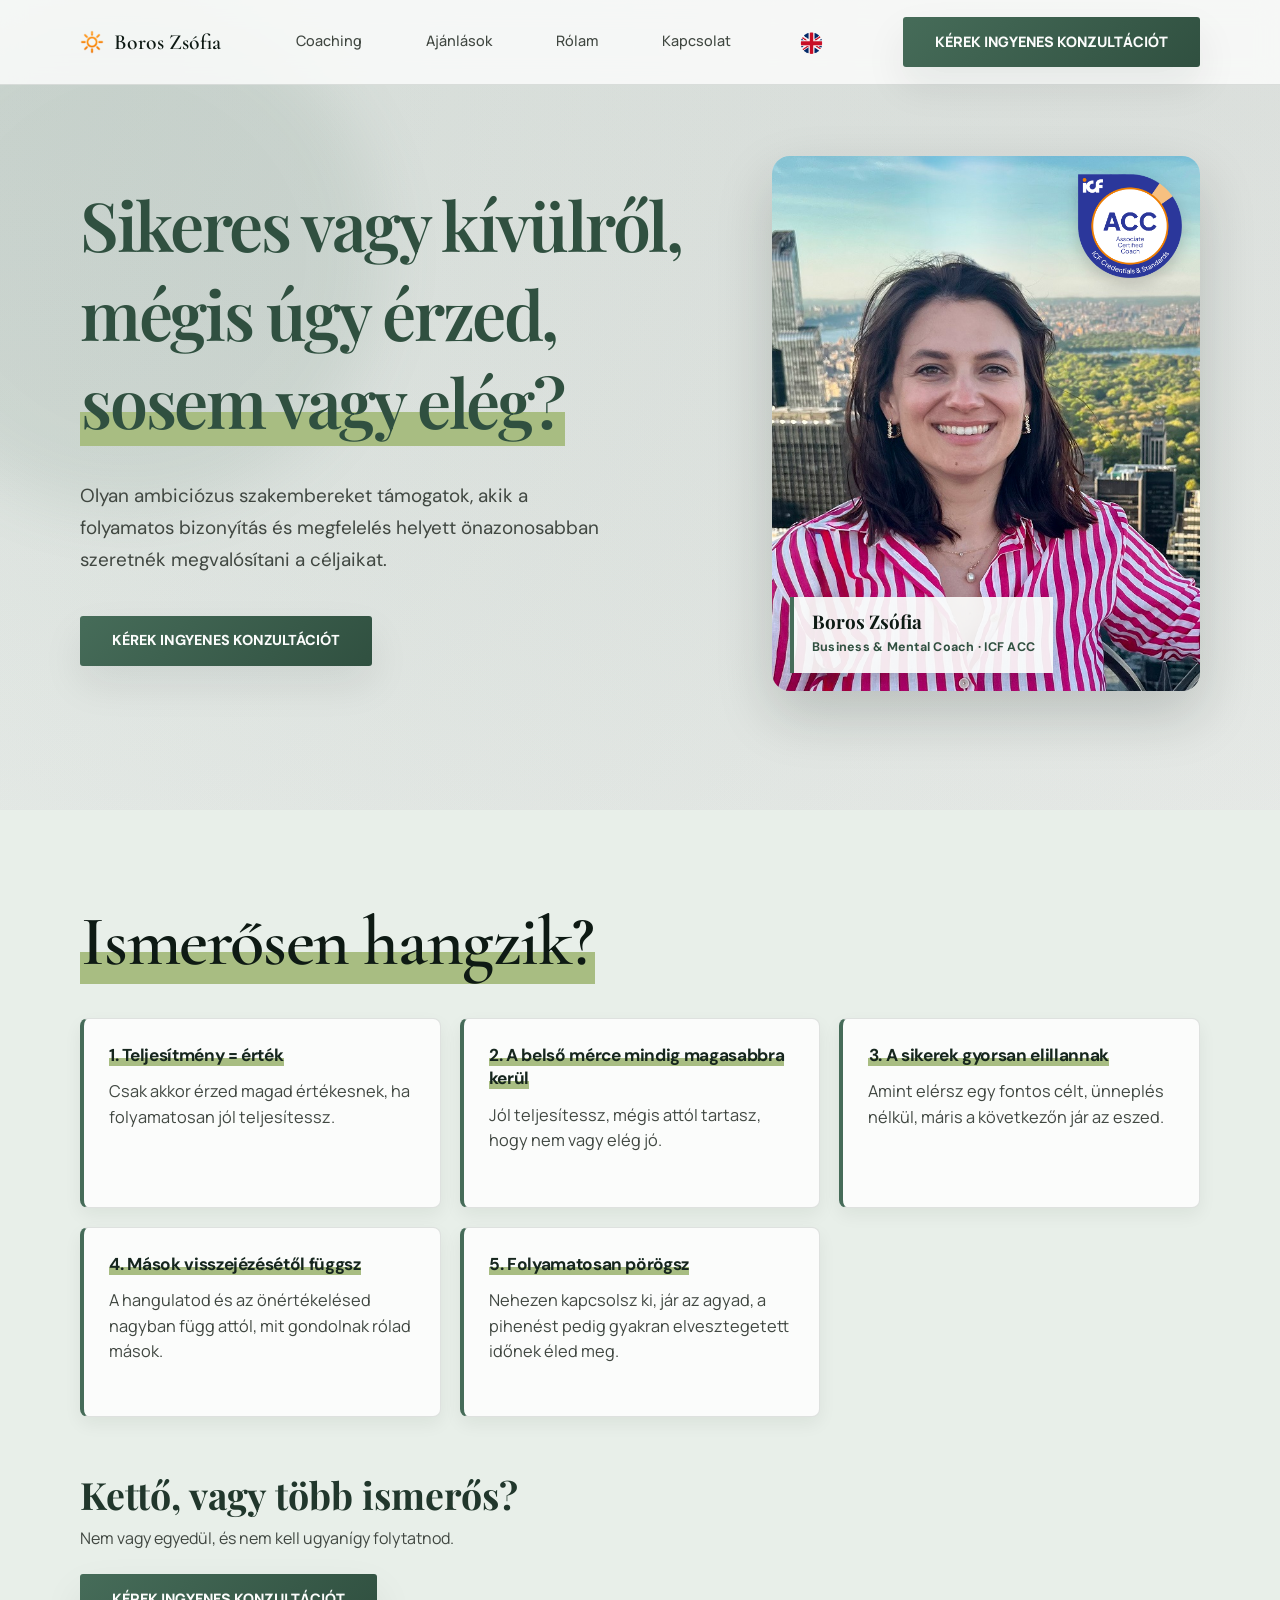
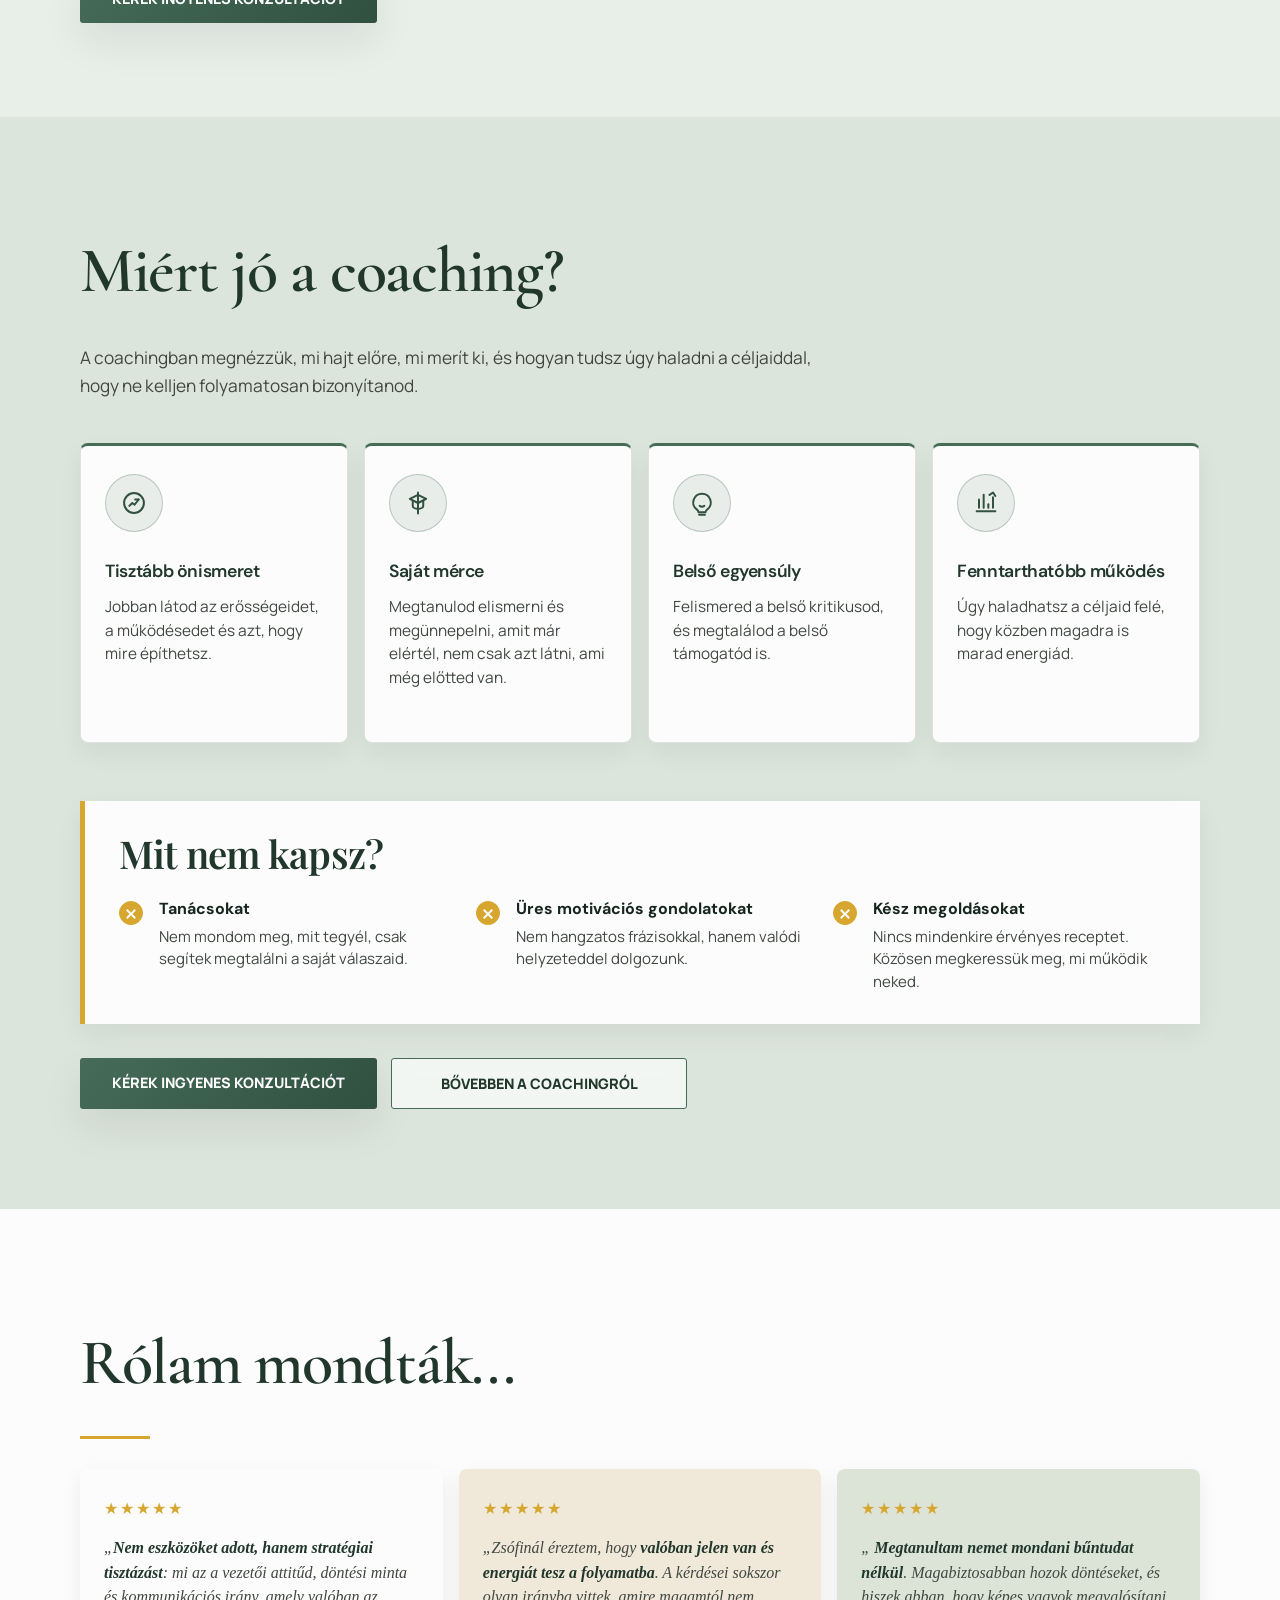
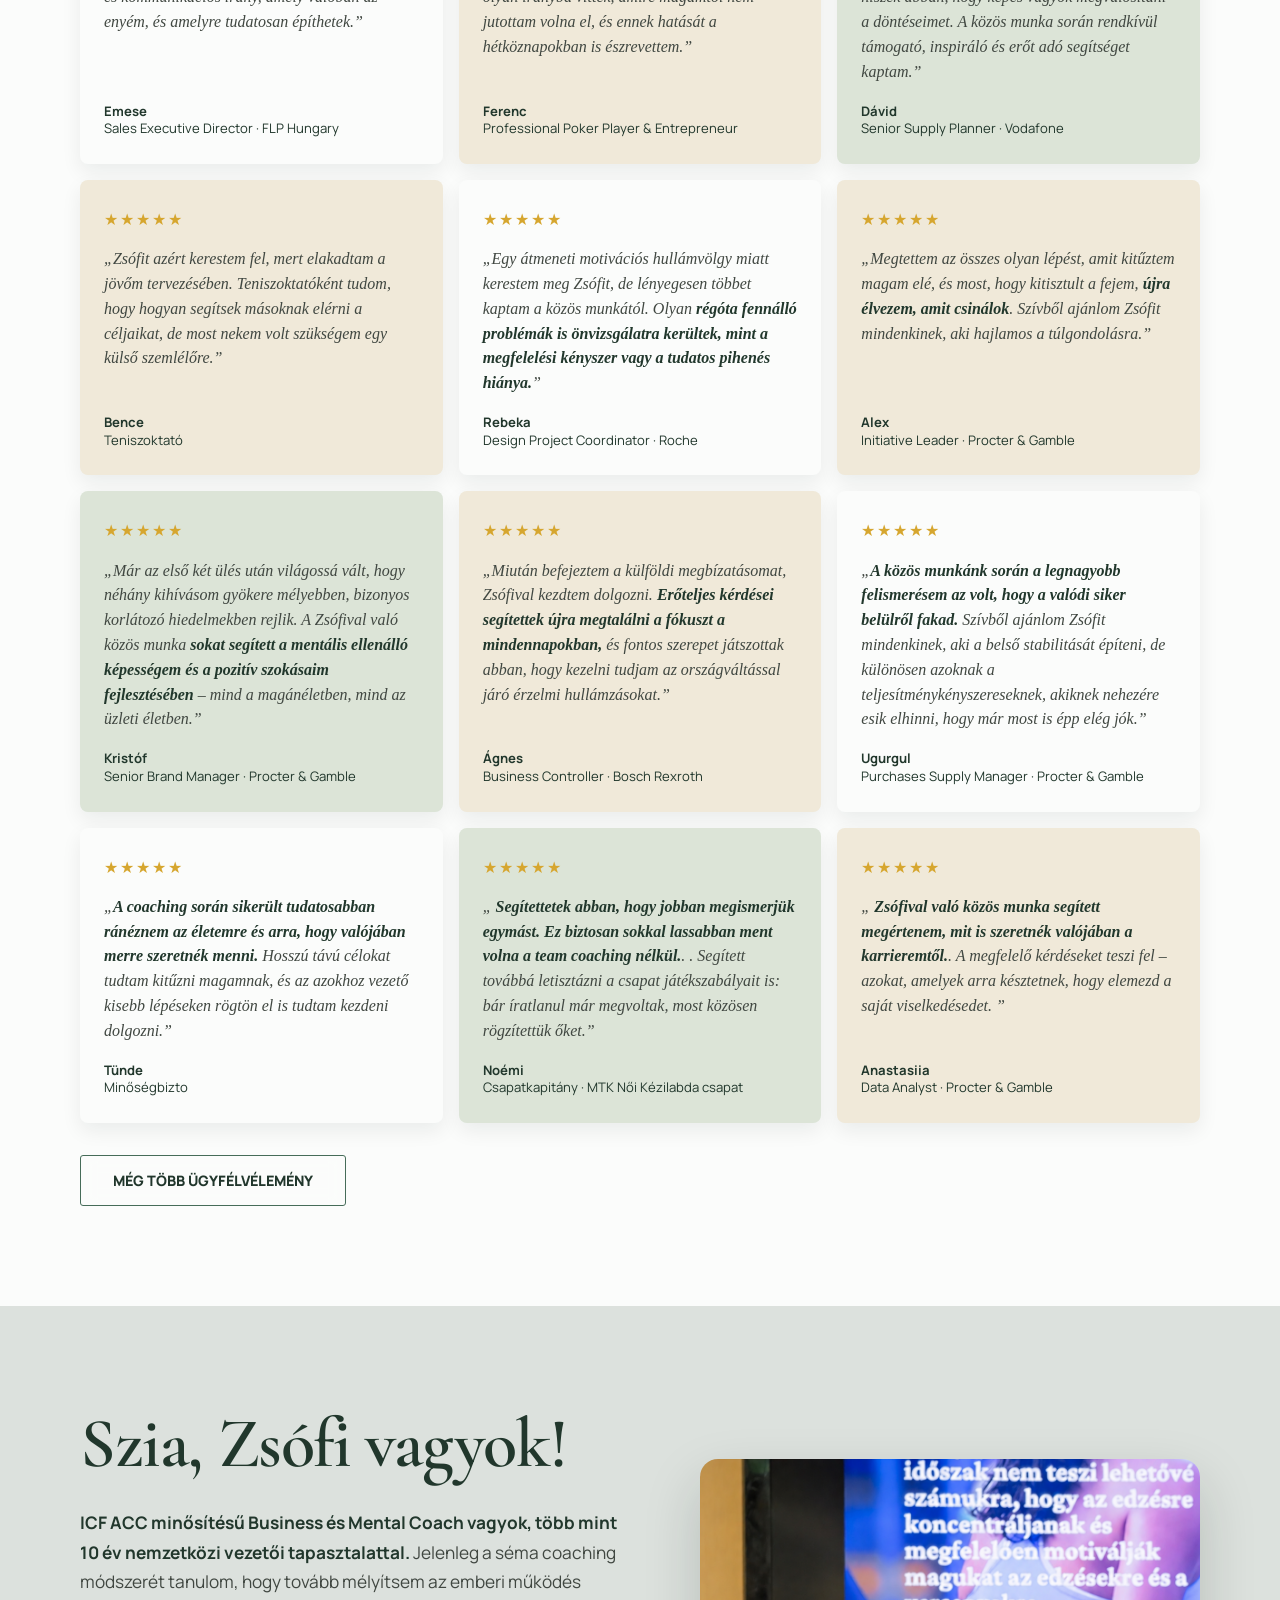
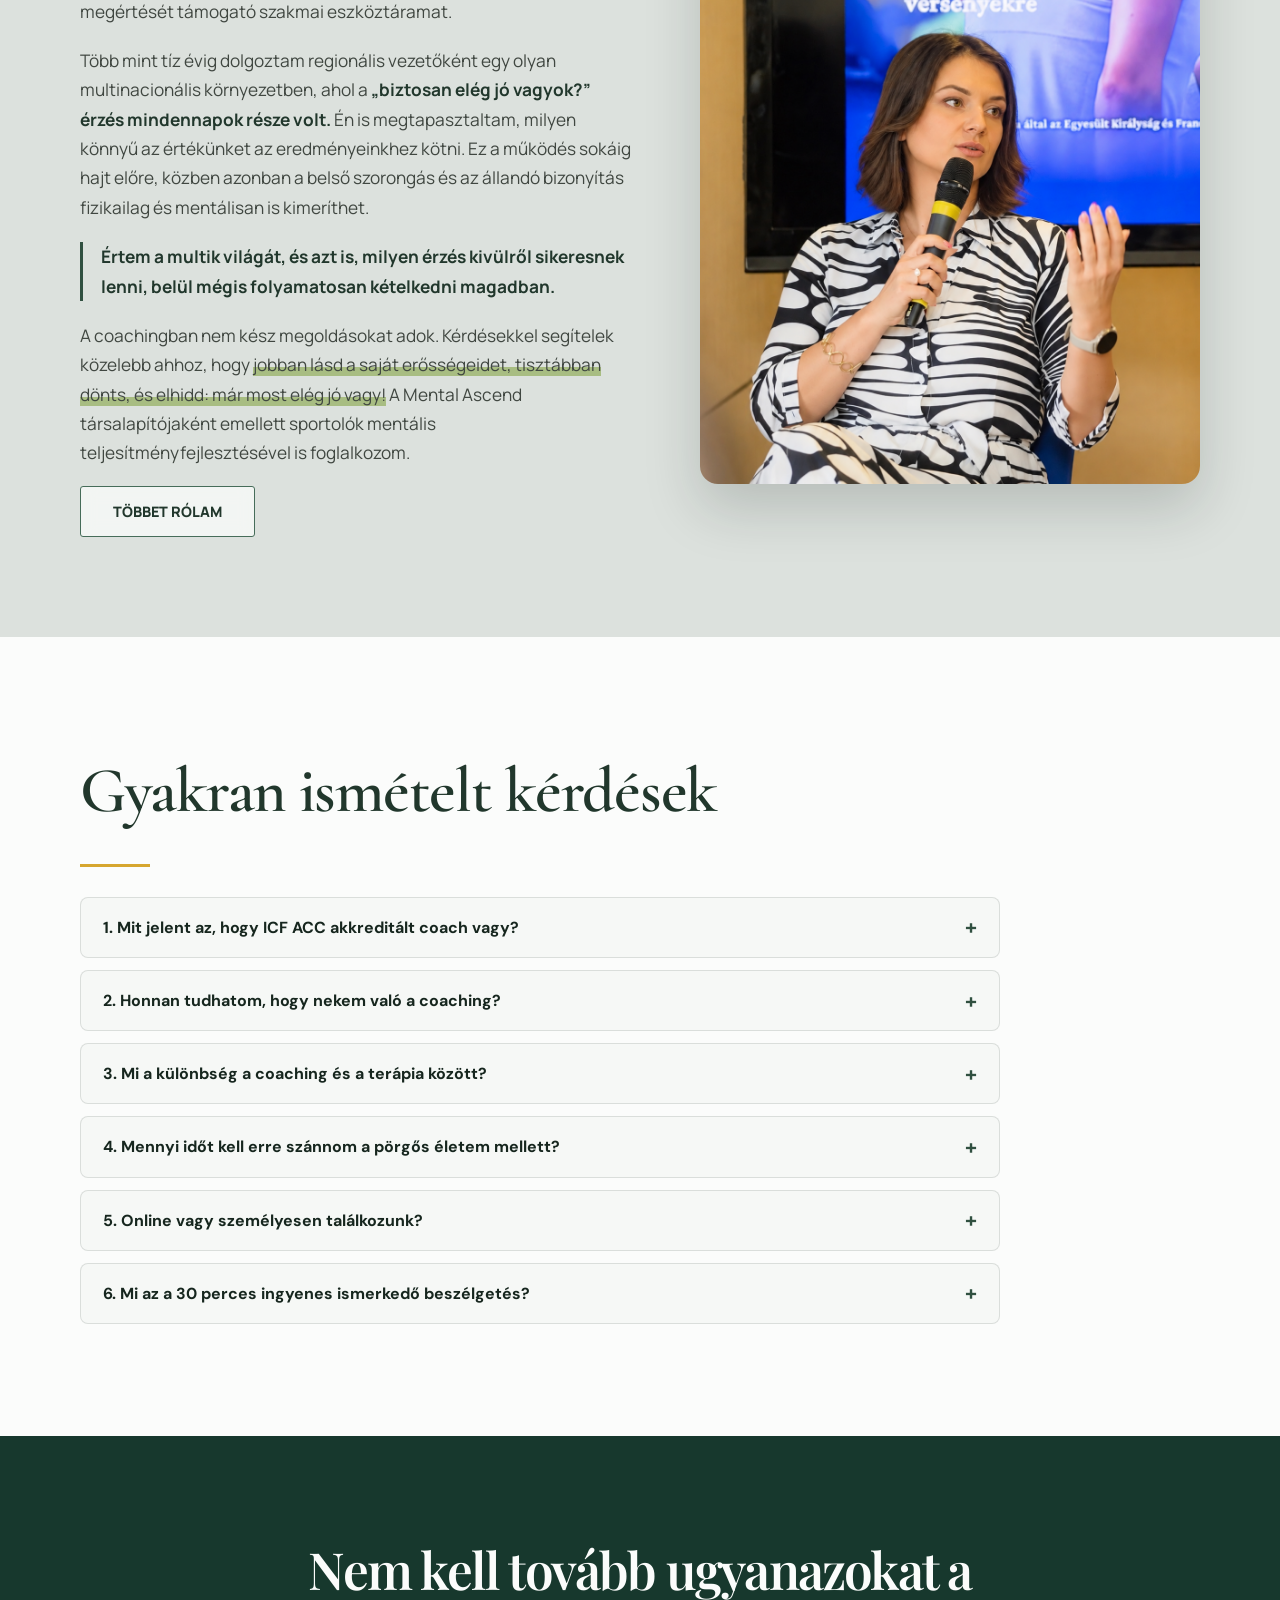
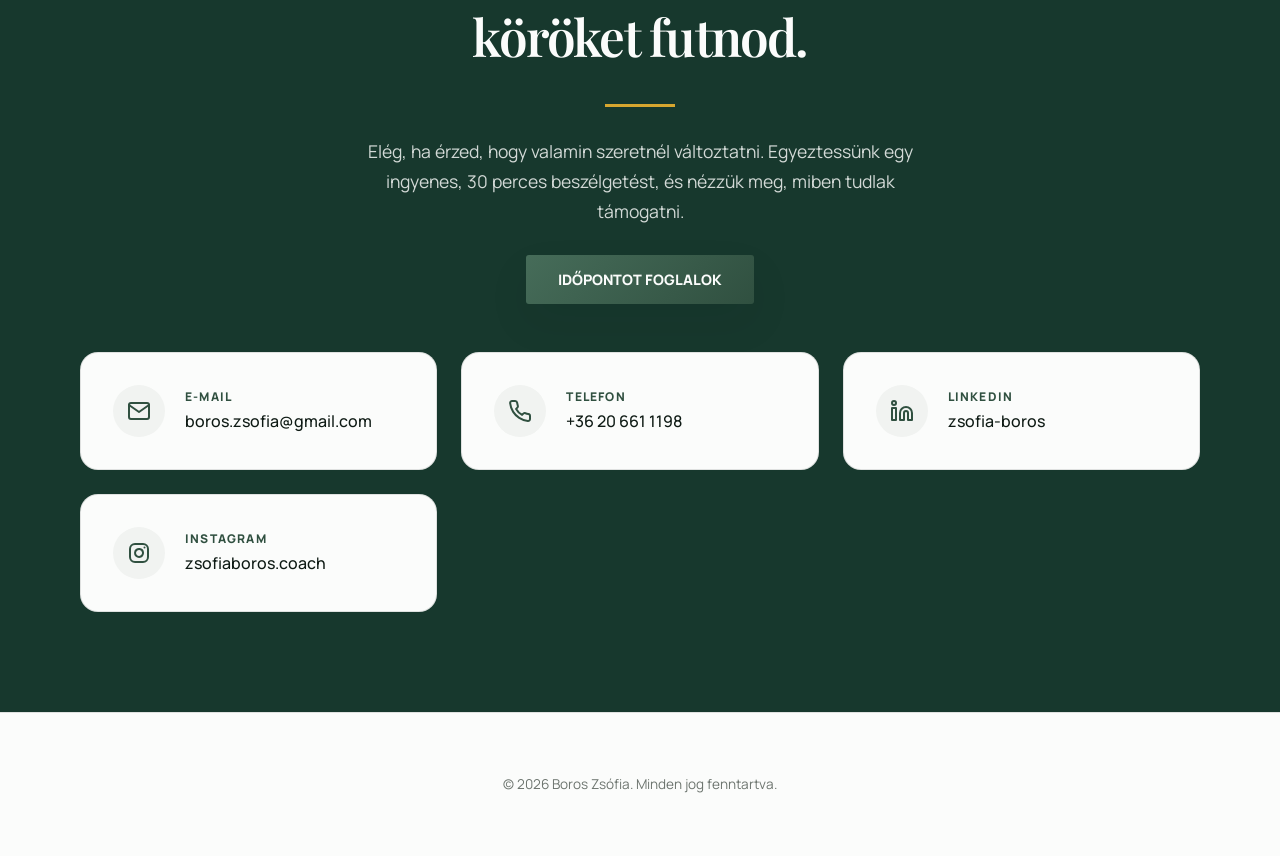
<file: hu/index.html>
<!doctype html>
<html lang="hu">

<head>
    <meta charset="UTF-8" />
    <meta name="viewport" content="width=device-width, initial-scale=1.0" />
    <title>Boros Zsófia | Coach</title>
    <meta name="description"
        content="ICF minősített Business Coach 10+ év nemzetközi vezetői tapasztalattal. Támogatás az önismeret és a gyakorlati tapasztalat erejével." />
    <meta property="og:title" content="Boros Zsófia | Business Coach" />
    <meta property="og:description"
        content="ICF minősített Business Coach 10+ év nemzetközi vezetői tapasztalattal. Támogatás az önismeret és a gyakorlati tapasztalat erejével." />
    <meta property="og:image" content="https://zsofiaboros.coach/preview.png" />
    <meta property="og:image:width" content="1200" />
    <meta property="og:image:height" content="630" />
    <meta property="og:type" content="website" />
    <meta property="og:url" content="https://zsofiaboros.coach/" />
    <meta property="og:site_name" content="Zsófia Boros Coaching" />
    <meta name="twitter:card" content="summary_large_image" />
    <meta name="twitter:title" content="Boros Zsófia | Business Coach" />
    <meta name="twitter:description"
        content="ICF minősített Business Coach 10+ év nemzetközi vezetői tapasztalattal." />
    <meta name="twitter:image" content="https://zsofiaboros.coach/preview.png" />
    <meta name="msapplication-TileImage" content="../pics/sun.png" />
    <link rel="canonical" href="https://zsofiaboros.coach/" />
    <link rel="icon" type="image/png" href="../pics/sun.png" />
    <link rel="apple-touch-icon" href="../pics/sun.png" />
    <link rel="shortcut icon" href="../favicon.ico" type="image/x-icon" />
    <link rel="preconnect" href="https://fonts.googleapis.com" />
    <link rel="preconnect" href="https://fonts.gstatic.com" crossorigin />
    <link
        href="https://fonts.googleapis.com/css2?family=Cormorant+Garamond:wght@400;600&family=DM+Sans:wght@400;500;600;700&family=Manrope:wght@400;500;800&family=Playfair+Display:wght@500;600&display=swap"
        rel="stylesheet" />
    <script src="https://vercel.com/_vercel/insights/script.js"></script>
    <style>
        :root {
            --green-950: #0e1a14;
            --green-900: #16261e;
            --green-800: #21372c;
            --green-700: #305040;
            --green-600: #466c59;
            --gray-100: #f1f3f1;
            --gray-200: #e3e6e3;
            --gray-300: #cdd3ce;
            --gray-500: #6d756f;
            --gray-700: #404741;
            --white: #fbfcfb;
            --ink: #1b221d;
            --line: rgba(22, 38, 30, 0.12);
            --card: rgba(251, 252, 251, 0.88);
            --shadow: 0 18px 40px rgba(18, 29, 23, 0.08);
            --shadow-strong: 0 24px 56px rgba(18, 29, 23, 0.18);
            --container: min(1120px, calc(100vw - 28px));
            --radius-xl: 18px;
            --radius-lg: 14px;
            --radius-md: 10px;
            --radius-sm: 8px;
            --radius-xs: 3px;
        }

        /* Theme Definitions */
        body.theme-green {
            --green-950: #0e1a14;
            --green-900: #16261e;
            --green-800: #21372c;
            --green-700: #305040;
            --green-600: #466c59;
            --accent-rgb: 70, 108, 89;
        }

        body.theme-ochre {
            --green-950: #1a1408;
            --green-900: #261e0b;
            --green-800: #372b10;
            --green-700: #503f17;
            --green-600: #b8860b;
            --accent-rgb: 184, 134, 11;
        }

        * {
            margin: 0;
            padding: 0;
            box-sizing: border-box;
            -webkit-tap-highlight-color: transparent;
        }

        body {
            font-family: "Manrope", sans-serif;
            line-height: 1.7;
            color: var(--gray-500);
            background:
                radial-gradient(circle at top left,
                    rgba(var(--accent-rgb), 0.15),
                    transparent 24%),
                radial-gradient(circle at right top,
                    rgba(109, 117, 111, 0.14),
                    transparent 24%),
                linear-gradient(180deg, #f4f6f4 0%, #eef1ee 100%);
            min-height: 100vh;
            overflow-x: hidden;
            position: relative;
            transition: background 0.5s ease;
        }

        html {
            overflow-x: hidden;
            scroll-behavior: smooth;
        }

        h1,
        h2,
        h3 {
            font-family: "Cormorant Garamond", serif;
            color: var(--green-800);
            letter-spacing: -0.02em;
            font-weight: 600;
        }

        .container {
            width: var(--container);
            margin: 0 auto;
        }

        /* Header Styles */
        .header {
            position: fixed;
            top: 0;
            left: 0;
            right: 0;
            background: rgba(251, 252, 251, 0.85);
            backdrop-filter: blur(12px);
            -webkit-backdrop-filter: blur(12px);
            border-bottom: 1px solid var(--line);
            z-index: 1000;
        }

        .header-container {
            height: 72px;
            display: flex;
            align-items: center;
            justify-content: space-between;
        }

        .header-left {
            display: flex;
            align-items: center;
            gap: 12px;
        }

        .logo {
            font-family: "Cormorant Garamond", serif;
            font-size: 1.35rem;
            font-weight: 600;
            color: var(--green-950);
            text-decoration: none;
            white-space: nowrap;
            display: flex;
            align-items: center;
            gap: 10px;
        }

        .logo-icon {
            height: 24px;
            width: auto;
            display: none;
        }

        .nav-desktop {
            display: none;
            gap: 32px;
        }

        .nav-desktop a {
            text-decoration: none;
            color: var(--gray-700);
            font-size: 0.9rem;
            font-weight: 500;
            transition: all 0.2s;
            padding: 8px 16px;
            border-radius: var(--radius-sm);
        }

        .nav-desktop a:hover {
            color: var(--green-700);
        }

        .button-sm {
            padding: 10px 18px;
            font-size: 0.8rem;
            border-radius: var(--radius-xs);
        }

        .cta-desktop {
            display: none;
        }

        .menu-toggle {
            display: flex;
            flex-direction: column;
            gap: 5px;
            background: none;
            border: none;
            cursor: pointer;
            padding: 4px;
        }

        .menu-toggle span {
            display: block;
            width: 20px;
            height: 2px;
            background: var(--green-950);
        }

        .mobile-menu {
            display: none;
            background: var(--white);
            padding: 0;
        }

        .mobile-menu.is-active {
            display: block;
        }

        .nav-mobile {
            display: flex;
            flex-direction: column;
            gap: 0;
            padding: 0;
            border-top: 1px solid var(--line);
        }

        .nav-mobile a {
            text-decoration: none;
            color: var(--green-950);
            font-weight: 500;
            font-size: 1.1rem;
            padding: 0 16px;
            display: flex;
            align-items: center;
            height: 72px;
            border-bottom: 1px solid var(--line);
        }

        .nav-mobile a.nav-booking-cta {
            background: linear-gradient(135deg, var(--green-600), var(--green-700));
            color: var(--white);
            font-weight: 700;
        }

        .nav-mobile a.nav-booking-cta:hover,
        .nav-mobile a.nav-booking-cta:focus-visible {
            background: var(--green-700);
            color: var(--white);
        }

        .nav-mobile a:last-child {
            border-bottom: none;
        }

        /* Hero Layout */
        .hero {
            padding: 100px 0 80px 0;
            display: flex;
            align-items: center;
            min-height: 90vh;
            font-family: "DM Sans", Arial, sans-serif;
        }

        .hero-grid {
            display: grid;
            grid-template-columns: 1fr;
            gap: 50px;
            align-items: center;
        }

        @media (min-width: 1024px) {
            .menu-toggle {
                display: none;
            }

            .nav-desktop {
                display: flex;
            }

            .header-container {
                height: 84px;
            }

            .hero {
                padding-top: calc(84px + 2rem);
            }

            .mobile-menu {
                display: none !important;
            }

            .cta-desktop {
                display: inline;
            }

            .cta-mobile {
                display: none;
            }

            .logo-icon {
                display: block;
            }

            .hero-grid {
                grid-template-columns: minmax(0, 1.2fr) minmax(300px, 0.8fr);
            }
        }

        .section-kicker {
            text-transform: uppercase;
            letter-spacing: 0.16em;
            font-size: 0.7rem;
            font-weight: 800;
            color: var(--green-700);
            margin-bottom: 1.5rem;
            display: block;
        }

        .hero-title {
            font-family: "Playfair Display", Georgia, serif;
            font-size: clamp(2.9rem, 5.3vw, 5.5rem);
            line-height: 1.3;
            letter-spacing: -0.035em;
            margin-bottom: 2.2rem;
        }

        .hero .hero-title {
            color: var(--green-700);
        }

        .hero-title .highlight {
            background: linear-gradient(transparent 62%,
                    #a8bd82 62%);
            padding: 0 0.02em;
        }

        .hero-description {
            font-family: "DM Sans", Arial, sans-serif;
            font-size: 1.18rem;
            max-width: 540px;
            margin-bottom: 2.5rem;
            color: var(--gray-700);
        }

        @media (max-width: 1023px) {
            .hero-grid {
                gap: 28px;
            }

            .hero-content {
                display: contents;
            }

            .hero-content .hero-title {
                order: 1;
                margin-bottom: 0;
            }

            .hero-content .hero-description {
                order: 2;
                margin-bottom: 0;
            }

            .hero-image-container {
                order: 3;
            }

            .hero-content .cta-group {
                order: 4;
                justify-content: center;
            }
        }

        .cta-group {
            display: flex;
            gap: 16px;
            flex-wrap: wrap;
        }

        .button {
            padding: 16px 32px;
            text-decoration: none;
            font-size: 0.9rem;
            display: inline-block;
            text-align: center;
            line-height: 1.2;
            text-transform: uppercase;
        }

        .button-primary {
            background: linear-gradient(135deg,
                    var(--green-600),
                    var(--green-700));
            color: var(--white);
            font-weight: 800;
            border-radius: var(--radius-xs);
            box-shadow: var(--shadow);
        }

        .button-secondary {
            background: rgba(255, 255, 255, 0.7);
            border: 1px solid var(--line);
            color: var(--green-900);
            font-weight: 800;
            border-radius: var(--radius-xs);
            backdrop-filter: blur(8px);
        }

        .hero-image-wrapper {
            position: relative;
            border-radius: var(--radius-xl);
            overflow: hidden;
            box-shadow: var(--shadow-strong);
            aspect-ratio: 4 / 5;
            background-color: var(--gray-200);
        }

        .hero-image-wrapper img {
            width: 100%;
            height: 100%;
            object-fit: cover;
            display: block;
        }

        .hero-image-wrapper .hero-badge {
            position: absolute;
            top: 18px;
            right: 18px;
            z-index: 2;
            width: 104px;
            height: 104px;
            object-fit: contain;
            filter: drop-shadow(0 6px 8px rgba(0, 0, 0, 0.18));
        }

        .hero-identity {
            position: absolute;
            left: 18px;
            right: auto;
            bottom: 18px;
            z-index: 2;
            width: max-content;
            max-width: calc(100% - 36px);
            padding: 14px 18px;
            background: rgba(251, 252, 251, 0.92);
            border-left: 4px solid var(--green-600);
            box-shadow: 0 8px 18px rgba(18, 29, 23, 0.16);
        }

        .hero-identity strong {
            display: block;
            color: var(--green-950);
            font-family: "Playfair Display", Georgia, serif;
            font-size: 1.18rem;
            line-height: 1.2;
        }

        .hero-identity span {
            display: block;
            margin-top: 4px;
            color: var(--green-700);
            font-size: 0.78rem;
            font-weight: 700;
            letter-spacing: 0.02em;
        }

        .signs {
            position: relative;
            isolation: isolate;
            overflow: hidden;
            padding: 94px 0;
            background: #e8efe9;
        }

        .signs h2 {
            margin-bottom: 38px;
            text-align: left;
            font-size: clamp(3rem, 5.5vw, 4.8rem);
            line-height: 1.08;
            color: var(--green-950);
        }

        .signs .yellow-underline {
            background: linear-gradient(transparent 62%,
                    #a8bd82 62%);
            padding: 0 0.02em;
        }

        .sign-grid {
            display: grid;
            grid-template-columns: repeat(3, 1fr);
            gap: 19px;
        }

        .sign-card {
            min-height: 190px;
            padding: 25px;
            background: var(--white);
            border: 1px solid var(--line);
            border-left: 4px solid var(--green-600);
            border-radius: var(--radius-sm);
            box-shadow: 0 7px 18px rgba(18, 29, 23, 0.06);
        }

        .sign-card h3 {
            margin-bottom: 12px;
            color: var(--green-900);
            font-family: "DM Sans", Arial, sans-serif;
            font-size: 1.08rem;
            font-weight: 700;
            line-height: 1.35;
        }

        .sign-card p {
            margin: 0;
            color: var(--gray-700);
            font-size: 1.02rem;
            line-height: 1.55;
        }

        .sign-conclusion {
            max-width: 880px;
            margin: 56px 0 0;
            text-align: left;
        }

        .sign-conclusion strong {
            display: block;
            margin-bottom: 10px;
            color: var(--green-800);
            font-family: "Playfair Display", Georgia, serif;
            font-size: clamp(1.7rem, 3vw, 2.35rem);
            line-height: 1.15;
        }

        .sign-conclusion p {
            margin: 0;
            color: var(--gray-700);
            font-size: 1rem;
            line-height: 1.6;
        }

        .sign-conclusion .button {
            margin-top: 22px;
        }

        .benefits-section {
            position: relative;
            isolation: isolate;
            overflow: hidden;
            padding: 100px 0;
            background: #dce5dc;
            color: var(--gray-700);
        }

        .benefits-section h2 {
            margin-bottom: 18px;
            color: var(--green-800);
            font-size: clamp(2.5rem, 5vw, 4.2rem);
        }

        .benefits-section h3 {
            color: var(--green-800);
        }

        .benefits-section .section-kicker {
            color: var(--green-700);
        }

        .benefits-intro {
            max-width: 760px;
            margin-bottom: 42px;
            color: var(--gray-700);
            font-size: 1.08rem;
            line-height: 1.65;
        }

        .benefits-grid {
            display: grid;
            grid-template-columns: repeat(4, 1fr);
            gap: 16px;
        }

        .benefit-card {
            min-height: 300px;
            padding: 28px 24px;
            background: var(--white);
            border: 1px solid var(--line);
            border-top: 3px solid var(--green-600);
            border-radius: var(--radius-sm);
            box-shadow: 0 10px 24px rgba(18, 29, 23, 0.06);
        }

        .benefit-icon {
            width: 58px;
            height: 58px;
            margin-bottom: 28px;
            padding: 14px;
            color: var(--green-700);
            background: rgba(70, 108, 89, 0.1);
            border: 1px solid rgba(70, 108, 89, 0.3);
            border-radius: 50%;
        }

        .benefit-icon svg {
            width: 100%;
            height: 100%;
            display: block;
        }

        .benefit-card h3 {
            margin-bottom: 12px;
            font-family: "DM Sans", Arial, sans-serif;
            font-size: 1.1rem;
            line-height: 1.3;
        }

        .benefit-card p {
            margin: 0;
            color: var(--gray-700);
            font-size: 0.96rem;
            line-height: 1.55;
        }

        .benefits-not {
            margin-top: 58px;
            padding: 30px 34px;
            background: var(--white);
            border-left: 5px solid var(--ochre, #d6a62f);
            box-shadow: 0 10px 24px rgba(18, 29, 23, 0.06);
        }

        .benefits-not h3 {
            margin-bottom: 24px;
            font-family: "Playfair Display", Georgia, serif;
            font-size: clamp(1.8rem, 3vw, 2.5rem);
            line-height: 1.15;
        }

        .benefits-not-grid {
            display: grid;
            grid-template-columns: repeat(3, 1fr);
            gap: 24px;
        }

        .benefits-not-item {
            display: grid;
            grid-template-columns: 28px 1fr;
            gap: 12px;
            align-items: start;
        }

        .benefits-not-mark {
            position: relative;
            width: 24px;
            height: 24px;
            margin-top: 2px;
            background: var(--ochre, #d6a62f);
            border: 1px solid var(--ochre, #d6a62f);
            border-radius: 50%;
        }

        .benefits-not-mark::before,
        .benefits-not-mark::after {
            content: "";
            position: absolute;
            top: 11px;
            left: 5px;
            width: 12px;
            height: 2px;
            background: var(--white);
            transform: rotate(45deg);
        }

        .benefits-not-mark::after {
            transform: rotate(-45deg);
        }

        .benefits-not-item h4 {
            margin-bottom: 6px;
            color: var(--green-900);
            font-family: "DM Sans", Arial, sans-serif;
            font-size: 1rem;
            line-height: 1.3;
        }

        .benefits-not-item p {
            margin: 0;
            color: var(--gray-700);
            font-size: 0.94rem;
            line-height: 1.5;
        }

        .source-testimonials {
            padding: 100px 0;
            background: var(--cream-card, var(--white));
        }

        .source-testimonials h2 {
            margin-bottom: 18px;
            color: var(--green-800);
            font-size: clamp(2.5rem, 5vw, 4.2rem);
            text-align: left;
        }

        .source-testimonials .title-line {
            width: 70px;
            height: 3px;
            margin: 0 0 30px;
            background: var(--ochre, #d6a62f);
        }

        .source-testimonial-grid {
            display: grid;
            grid-template-columns: repeat(3, 1fr);
            gap: 16px;
        }

        .source-testimonial-card {
            min-height: 270px;
            padding: 26px 24px;
            border-radius: var(--radius-sm);
            box-shadow: 0 8px 20px rgba(18, 29, 23, 0.07);
            display: flex;
            flex-direction: column;
        }

        .source-testimonial-card:nth-child(1),
        .source-testimonial-card:nth-child(5),
        .source-testimonial-card:nth-child(9),
        .source-testimonial-card:nth-child(10) {
            background: var(--cream-card, var(--white));
        }

        .source-testimonial-card:nth-child(2),
        .source-testimonial-card:nth-child(4),
        .source-testimonial-card:nth-child(6),
        .source-testimonial-card:nth-child(8),
        .source-testimonial-card:nth-child(12) {
            background: #f0e9d9;
        }

        .source-testimonial-card:nth-child(3),
        .source-testimonial-card:nth-child(7),
        .source-testimonial-card:nth-child(11) {
            background: #dce4d7;
        }

        .source-testimonial-stars {
            margin-bottom: 14px;
            color: var(--ochre, #d6a62f);
            letter-spacing: 2px;
        }

        .source-testimonial-card blockquote {
            flex: 1;
            margin: 0 0 18px;
            color: var(--gray-700);
            font:
                italic 1rem/1.55 Georgia,
                serif;
        }

        .source-testimonial-card blockquote strong {
            color: var(--green-800);
        }

        .source-testimonial-card footer {
            padding: 0;
            background: transparent;
            border: 0;
            color: var(--green-800);
            font-size: 0.82rem;
            line-height: 1.35;
        }

        .source-testimonial-cta {
            margin-top: 32px;
        }

        .source-testimonial-cta .button {
            background: rgba(251, 252, 251, 0.72);
            border-color: var(--green-600);
            color: var(--green-800);
        }

        @media (max-width: 850px) {
            .source-testimonials {
                padding-top: 40px;
                padding-bottom: 20px;
            }

            .source-testimonial-grid {
                grid-template-columns: 1fr;
            }

            .source-testimonial-card {
                min-height: 0;
            }
        }

        .benefits-actions {
            display: flex;
            gap: 14px;
            flex-wrap: wrap;
            margin-top: 34px;
        }

        .benefits-actions .button-secondary {
            background: rgba(251, 252, 251, 0.72);
            border-color: var(--green-600);
            color: var(--green-800);
        }

        @media (max-width: 850px) {
            .benefits-grid {
                grid-template-columns: repeat(2, 1fr);
            }
        }

        @media (max-width: 560px) {
            .benefits-section {
                padding: 72px 0 40px;
            }

            .benefits-grid {
                grid-template-columns: 1fr;
            }

            .benefit-card {
                min-height: 0;
            }

            .benefits-not {
                padding: 24px 22px;
            }

            .benefits-not-grid {
                grid-template-columns: 1fr;
                gap: 20px;
            }

            .benefits-actions {
                flex-direction: column;
                align-items: flex-start;
            }

            .benefits-actions .button {
                width: auto;
            }
        }

        @media (max-width: 850px) {
            .sign-grid {
                grid-template-columns: repeat(2, 1fr);
            }
        }

        @media (max-width: 560px) {
            .signs {
                padding: 64px 0;
            }

            .signs h2 {
                margin-bottom: 30px;
            }

            .sign-grid {
                grid-template-columns: 1fr;
            }

            .sign-card p {
                font-size: 1.08rem;
            }

            .sign-conclusion p {
                font-size: 1.05rem;
            }

            .sign-conclusion {
                margin-top: 42px;
            }
        }

        /* About Me Section Styles */
        .about-section {
            padding: 100px 0;
            background: #dce1dd;
            position: relative;
            z-index: 1;
        }

        .about-intro-grid {
            display: grid;
            grid-template-columns: minmax(0, 1fr) minmax(300px, 0.9fr);
            gap: 64px;
            align-items: center;
        }

        .about-intro-copy h2 {
            margin-bottom: 26px;
            color: var(--green-800);
            font-size: clamp(3rem, 5.5vw, 4.8rem);
            line-height: 1.08;
        }

        .about-intro-copy p {
            max-width: 620px;
            color: var(--gray-700);
            font-size: 1.08rem;
            line-height: 1.7;
        }

        .about-intro-copy p+p {
            margin-top: 20px;
        }

        .about-intro-copy strong {
            color: var(--green-800);
        }

        .about-values {
            padding-left: 18px;
            border-left: 3px solid var(--green-700);
        }

        .about-intro-highlight {
            background: linear-gradient(transparent 62%,
                    #a8bd82 62%);
            padding: 0 0.02em;
        }

        .about-intro-copy .button {
            margin-top: 18px;
        }

        .about-intro-copy .button-secondary {
            background: rgba(251, 252, 251, 0.72);
            border-color: var(--green-600);
            color: var(--green-800);
        }

        .about-intro-image {
            width: 100%;
            aspect-ratio: 4 / 5;
            object-fit: cover;
            display: block;
            border-radius: var(--radius-xl);
            box-shadow: var(--shadow-strong);
        }

        @media (max-width: 850px) {
            .about-intro-grid {
                grid-template-columns: 1fr;
                gap: 28px;
            }

            .about-section {
                padding-top: 28px;
                padding-bottom: 40px;
            }

            .about-intro-copy {
                display: contents;
            }

            .about-intro-copy h2 {
                order: 1;
                margin-bottom: 0;
            }

            .about-intro-copy .about-lead {
                order: 2;
            }

            .about-intro-grid>div:last-child {
                order: 3;
            }

            .about-intro-copy .about-background {
                order: 4;
            }

            .about-intro-copy .about-values {
                order: 5;
                margin-top: 0;
            }

            .about-intro-copy .about-coaching {
                order: 6;
                margin-top: 0;
            }

            .about-intro-copy .button {
                order: 7;
            }

            .about-intro-image {
                max-height: 520px;
            }
        }

        .faq-section {
            padding: 100px 0;
            background: var(--white);
        }

        .faq-section h2 {
            margin-bottom: 18px;
            color: var(--green-800);
            font-size: clamp(2.4rem, 5vw, 4rem);
        }

        .faq-title-line {
            width: 70px;
            height: 3px;
            margin-bottom: 30px;
            background: var(--ochre, #d6a62f);
        }

        .faq-list {
            max-width: 920px;
        }

        .faq-item {
            margin-bottom: 12px;
            padding: 18px 22px;
            background: #f6f8f6;
            border: 1px solid var(--line);
            border-radius: var(--radius-sm);
            cursor: pointer;
        }

        .faq-item summary {
            position: relative;
            padding-right: 32px;
            cursor: pointer;
            list-style: none;
            color: var(--green-900);
            font-family: "DM Sans", Arial, sans-serif;
            font-size: 1rem;
            font-weight: 700;
            line-height: 1.45;
        }

        .faq-item summary::after {
            content: "+";
            position: absolute;
            top: 50%;
            right: 0;
            transform: translateY(-50%);
            color: var(--green-700);
            font-size: 1.3rem;
            line-height: 1;
        }

        .faq-item[open] summary::after {
            content: "-";
        }

        .faq-item p {
            margin: 14px 18px 0 0;
            color: var(--gray-700);
            font-size: 0.98rem;
            line-height: 1.65;
        }

        @media (max-width: 560px) {
            .faq-section {
                padding: 40px 0 72px;
            }

            .faq-item {
                padding: 16px 18px;
            }

            .faq-item p {
                margin-right: 0;
            }
        }

        .about-row {
            display: grid;
            grid-template-columns: 1fr;
            gap: 40px;
            align-items: center;
            margin-bottom: 100px;
        }

        .about-row:last-child {
            margin-bottom: 0;
        }

        @media (min-width: 1024px) {
            .about-row {
                grid-template-columns: minmax(0, 1.2fr) minmax(300px, 0.8fr);
                gap: 50px;
            }

            .about-row.reverse {
                direction: rtl;
            }

            .about-row.reverse>* {
                direction: ltr;
            }
        }

        .emphasis {
            color: var(--green-800);
            font-weight: 600;
            font-size: 1.5rem;
            display: block;
            margin: 1.5rem 0;
            font-family: "Cormorant Garamond", serif;
            font-style: italic;
        }

        .accordion {
            border-top: 1px solid var(--line);
            margin-top: 2rem;
        }

        .accordion summary {
            font-weight: 800;
            cursor: pointer;
            list-style: none;
            padding: 1.5rem 0;
            display: flex;
            justify-content: space-between;
            align-items: center;
            color: var(--green-900);
            font-size: 0.7rem;
            text-transform: uppercase;
            letter-spacing: 0.16em;
        }

        .accordion summary::after {
            content: "+";
            font-size: 1.4rem;
            font-weight: 400;
            transition: transform 0.2s ease;
        }

        .accordion[open] summary::after {
            transform: rotate(45deg);
        }

        .accordion-content {
            padding-bottom: 1.5rem;
        }

        .page-bg {
            position: absolute;
            filter: blur(32px);
            opacity: 0.5;
            border-radius: 999px;
            z-index: -1;
            pointer-events: none;
        }

        .bg-container {
            position: absolute;
            top: 0;
            left: 0;
            width: 100%;
            height: 100%;
            overflow: hidden;
            z-index: -1;
            pointer-events: none;
        }

        /* Coaching Section Styles */
        .coaching-section {
            padding: 100px 0;
            background: var(--gray-100);
        }

        .coaching-intro {
            max-width: 800px;
            margin-bottom: 32px;
        }

        .distinction-grid {
            display: grid;
            grid-template-columns: 1fr;
            gap: 24px;
            margin-bottom: 80px;
        }

        @media (min-width: 768px) {
            .distinction-grid {
                grid-template-columns: 1fr 1fr;
            }
        }

        .distinction-card {
            background: var(--white);
            padding: 32px;
            border-radius: var(--radius-lg);
            border-left: 4px solid var(--green-600);
        }

        .distinction-card h3 {
            font-size: 1.5rem;
            margin-bottom: 12px;
        }

        .scenarios-grid {
            display: grid;
            grid-template-columns: repeat(auto-fit, minmax(300px, 1fr));
            gap: 24px;
            margin-top: 40px;
        }

        .scenario-card {
            background: var(--card);
            padding: 40px;
            border-radius: var(--radius-xl);
            border: 1px solid var(--line);
            transition: all 0.3s ease;
        }

        .scenario-card:hover {
            border-color: var(--green-600);
            box-shadow: var(--shadow);
        }

        .scenario-icon {
            width: 40px;
            height: 40px;
            color: var(--green-700);
            margin-bottom: 24px;
        }

        .process-info {
            display: grid;
            grid-template-columns: repeat(auto-fit, minmax(200px, 1fr));
            gap: 40px;
            margin-top: 32px;
            padding: 40px;
            background: var(--green-950);
            color: var(--gray-300);
            border-radius: var(--radius-xl);
        }

        .process-item h4 {
            color: var(--white);
            font-family: "Manrope", sans-serif;
            font-size: 0.75rem;
            text-transform: uppercase;
            letter-spacing: 0.1em;
            margin-bottom: 12px;
        }

        .process-item p {
            font-size: 0.95rem;
            line-height: 1.5;
        }

        /* Endorsement Section Styles */
        .endorsement-section {
            padding: 100px 0 30px;
            background: var(--white);
            overflow: hidden;
        }

        .endorsement-carousel {
            display: flex;
            gap: 24px;
            overflow-x: auto;
            scroll-snap-type: x mandatory;
            padding: 40px 24px 80px;
            margin: 0 -24px;
            scrollbar-width: none;
            /* Firefox */
            -ms-overflow-style: none;
            /* IE/Edge */
            -webkit-mask-image: linear-gradient(to right,
                    transparent,
                    black 30px,
                    black calc(100% - 30px),
                    transparent);
            mask-image: linear-gradient(to right,
                    transparent,
                    black 30px,
                    black calc(100% - 30px),
                    transparent);
        }

        .endorsement-carousel::-webkit-scrollbar {
            display: none;
            /* Chrome/Safari */
        }

        .endorsement-card {
            flex: 0 0 calc(100% - 40px);
            scroll-snap-align: center;
            scroll-snap-stop: always;
            background: var(--white);
            padding: 40px;
            border-radius: var(--radius-xl);
            border: 1px solid var(--line);
            box-shadow: var(--shadow);
            display: flex;
            flex-direction: column;
            gap: 24px;
            transition: box-shadow 0.3s ease;
        }

        .endorsement-card:hover {
            box-shadow: var(--shadow-strong);
        }

        @media (min-width: 768px) {
            .endorsement-card {
                flex: 0 0 500px;
            }
        }

        .endorsement-header {
            display: flex;
            align-items: center;
            gap: 16px;
        }

        .endorsement-img {
            width: 64px;
            height: 64px;
            border-radius: 50%;
            object-fit: cover;
            border: 2px solid var(--gray-200);
        }

        .endorsement-info h4 {
            font-family: "Manrope", sans-serif;
            font-size: 1.1rem;
            color: var(--green-950);
            font-weight: 800;
            line-height: 1.2;
        }

        .endorsement-info p {
            font-size: 0.85rem;
            color: var(--green-700);
            font-weight: 500;
        }

        .endorsement-text {
            font-size: 1rem;
            line-height: 1.6;
            color: var(--gray-700);
            font-style: italic;
            position: relative;
        }

        .endorsement-text::before {
            content: '"';
            font-family: "Cormorant Garamond", serif;
            font-size: 3rem;
            color: var(--gray-200);
            position: absolute;
            top: -20px;
            left: -10px;
            z-index: -1;
        }

        /* Carousel Controls */
        .carousel-nav {
            display: none;
            justify-content: flex-end;
            gap: 12px;
            margin-top: -60px;
            /* Pulls it up level with the title area */
            margin-bottom: 20px;
            position: relative;
            z-index: 10;
        }

        @media (min-width: 1024px) {
            .carousel-nav {
                display: flex;
            }
        }

        .nav-btn {
            width: 48px;
            height: 48px;
            border-radius: 50%;
            border: 1px solid var(--line);
            background: var(--white);
            color: var(--green-950);
            cursor: pointer;
            display: flex;
            align-items: center;
            justify-content: center;
            transition: all 0.3s ease;
        }

        .nav-btn:hover {
            background: var(--gray-100);
            border-color: var(--gray-300);
        }

        .nav-btn svg {
            width: 20px;
            height: 20px;
        }

        /* Contact Section */
        .contact-section {
            padding: 100px 0;
            background: #17382d;
        }

        .contact-intro {
            max-width: 680px;
            margin: 0 auto;
            text-align: center;
        }

        .contact-intro p {
            max-width: 560px;
            margin: 0 auto 28px;
            font-size: 1.1rem;
            color: rgba(251, 252, 251, 0.82);
        }

        .contact-intro h2 {
            color: var(--white);
        }

        .contact-title-line {
            width: 70px;
            height: 3px;
            margin: 0 auto 30px;
            background: var(--ochre, #d6a62f);
        }

        .booking-form {
            display: grid;
            gap: 14px;
            max-width: 620px;
            margin: 30px auto 0;
            padding: clamp(20px, 4vw, 32px);
            border: 1px solid rgba(255, 255, 255, 0.35);
            border-radius: 12px;
            background: var(--white);
            box-shadow: var(--shadow-strong);
            text-align: left;
        }

        .booking-form label {
            display: grid;
            gap: 6px;
            color: var(--green-950);
            font-size: 0.9rem;
            font-weight: 700;
        }

        .booking-form input,
        .booking-form textarea {
            width: 100%;
            padding: 12px 14px;
            border: 1px solid var(--line);
            border-radius: 8px;
            background: var(--white);
            color: var(--green-950);
            font: inherit;
        }

        .booking-form textarea {
            min-height: 100px;
            resize: vertical;
        }

        .booking-form input:focus-visible,
        .booking-form textarea:focus-visible {
            outline: 2px solid var(--green-700);
            outline-offset: 2px;
        }

        .booking-form button {
            justify-self: start;
            padding: 16px 26px;
            font-size: 0.98rem;
            text-transform: none;
        }

        .booking-result {
            display: none;
            margin: 0 0 18px;
            padding: 16px;
            border: 1px solid transparent;
            border-radius: 8px;
            text-align: left;
        }

        .booking-result[data-fs-active] {
            display: block;
        }

        .booking-result-success {
            border-color: var(--green-600);
            background: #e9f1ea;
            color: var(--green-950);
        }

        .booking-result-error {
            border-color: #b94e43;
            background: #fff0ed;
            color: #702d25;
        }

        .booking-form-note {
            margin: 0;
            color: var(--gray-600);
            font-size: 0.72rem;
            line-height: 1.45;
        }

        .contact-grid {
            display: grid;
            grid-template-columns: repeat(auto-fit, minmax(280px, 1fr));
            gap: 24px;
            margin-top: 48px;
        }

        .contact-card {
            background: var(--white);
            padding: 32px;
            border-radius: var(--radius-xl);
            display: flex;
            align-items: center;
            gap: 20px;
            text-decoration: none;
            border: 1px solid var(--line);
            transition: all 0.3s ease;
        }

        .contact-card:hover {
            border-color: var(--green-600);
            box-shadow: var(--shadow);
        }

        .contact-icon-box {
            width: 52px;
            height: 52px;
            background: var(--gray-100);
            border-radius: 50%;
            display: flex;
            align-items: center;
            justify-content: center;
            color: var(--green-700);
            flex-shrink: 0;
        }

        .contact-icon-box svg {
            width: 24px;
            height: 24px;
        }

        .contact-info {
            display: flex;
            flex-direction: column;
        }

        .contact-label {
            font-size: 0.75rem;
            text-transform: uppercase;
            letter-spacing: 0.1em;
            color: var(--green-700);
            font-weight: 800;
        }

        .contact-value {
            font-size: 1rem;
            color: var(--green-950);
            font-weight: 500;
        }

        .footer {
            padding: 60px 0;
            background: var(--white);
            text-align: center;
            border-top: 1px solid var(--line);
        }

        .footer p {
            font-size: 0.85rem;
            color: var(--gray-500);
        }
    </style>
</head>

<body class="theme-green">
    <div class="bg-container">
        <div class="page-bg" style="
                    top: 0%;
                    left: -10%;
                    width: 40vw;
                    height: 40vw;
                    background: var(--green-600);
                    opacity: 0.1;
                "></div>
        <div class="page-bg" style="
                    top: 15%;
                    right: -5%;
                    width: 30vw;
                    height: 30vw;
                    background: var(--gray-300);
                    opacity: 0.2;
                "></div>
        <div class="page-bg" style="
                    top: 35%;
                    left: -15%;
                    width: 50vw;
                    height: 50vw;
                    background: var(--gray-200);
                    opacity: 0.15;
                "></div>
        <div class="page-bg" style="
                    top: 55%;
                    right: -10%;
                    width: 45vw;
                    height: 45vw;
                    background: var(--green-700);
                    opacity: 0.1;
                "></div>
        <div class="page-bg" style="
                    top: 75%;
                    left: -5%;
                    width: 40vw;
                    height: 40vw;
                    background: var(--gray-300);
                    opacity: 0.12;
                "></div>
        <div class="page-bg" style="
                    top: 90%;
                    right: 5%;
                    width: 35vw;
                    height: 35vw;
                    background: var(--green-600);
                    opacity: 0.1;
                "></div>
    </div>

    <header class="header">
        <div class="container">
            <div class="header-container">
                <div class="header-left">
                    <button class="menu-toggle" id="menuToggle" aria-label="Toggle menu">
                        <span></span>
                        <span></span>
                        <span></span>
                    </button>
                    <a href="#top" class="logo">
                        <img src="../pics/sun.png" alt="" class="logo-icon" />
                        Boros Zsófia
                    </a>
                </div>

                <nav class="nav-desktop">
                    <a href="../hu/coaching.html">Coaching</a>
                    <a href="../hu/ugyfelvelemenyek.html">Ajánlások</a>
                    <a href="../hu/rolam.html">Rólam</a>
                    <a href="#booking">Kapcsolat</a>
                    <a href="../index.html" aria-label="Switch to English" title="Switch to English"><span
                            aria-hidden="true"><img src="../pics/brit%20z%C3%A1szl%C3%B3.png" alt="" width="34"
                                height="24" style="object-fit: contain; vertical-align: middle;"></span></a>
                </nav>

                <div class="header-right">
                    <a href="https://calendly.com/boros-zsofia/freecall" class="button button-primary button-sm">
                        <span class="cta-mobile">Beszéljünk</span>
                        <span class="cta-desktop">Kérek ingyenes konzultációt
                    </a>
                </div>
            </div>
        </div>
        <div class="mobile-menu" id="mobileMenu">
            <div class="container">
                <nav class="nav-mobile">
                    <a href="../hu/coaching.html">Coaching</a>
                    <a href="../hu/ugyfelvelemenyek.html">Ajánlások</a>
                    <a href="../hu/rolam.html">Rólam</a>
                    <a href="#booking">Kapcsolat</a>
                    <a class="nav-booking-cta" href="https://calendly.com/boros-zsofia/freecall">Ingyenes
                        konzultáció</a>
                    <a href="../index.html" aria-label="Switch to English" title="Switch to English"><span
                            aria-hidden="true"><img src="../pics/brit%20z%C3%A1szl%C3%B3.png" alt="" width="34"
                                height="24" style="object-fit: contain; vertical-align: middle;"></span></a>
                </nav>
            </div>
        </div>
    </header>

    <section class="hero" id="top">
        <div class="container">
            <div class="hero-grid">
                <div class="hero-content" data-reveal>
                    <h1 class="hero-title">
                        Sikeres vagy kívülről, mégis úgy érzed,
                        <span class="highlight">sosem vagy elég?</span>
                    </h1>
                    <p class="hero-description">
                        Olyan ambiciózus szakembereket támogatok, akik a
                        folyamatos bizonyítás és megfelelés helyett
                        önazonosabban szeretnék megvalósítani a céljaikat.
                    </p>
                    <div class="cta-group">
                        <a href="https://calendly.com/boros-zsofia/freecall" class="button button-primary">Kérek
                            ingyenes konzultációt</a>
                    </div>
                </div>
                <div class="hero-image-container" data-reveal>
                    <div class="hero-image-wrapper">
                        <img src="../pics/zsofia.jpg" alt="Zsófia Boros - Business Coach" />
                        <img class="hero-badge" src="../pics/icf-badge.png" alt="ICF akkreditációs jelvény" />
                        <div class="hero-identity">
                            <strong>Boros Zsófia</strong>
                            <span>Business &amp; Mental Coach · ICF ACC</span>
                        </div>
                    </div>
                </div>
            </div>
        </div>
    </section>

    <section class="signs" id="neked-szol">
        <div class="container">
            <h2>
                <span class="yellow-underline">Ismerősen hangzik?</span>
            </h2>
            <div class="sign-grid">
                <article class="sign-card">
                    <h3>
                        <span class="yellow-underline">1. Teljesítmény = érték
                        </span>
                    </h3>
                    <p>
                        Csak akkor érzed magad értékesnek, ha folyamatosan
                        jól teljesítessz.
                    </p>
                </article>
                <article class="sign-card">
                    <h3>
                        <span class="yellow-underline">2. A belső mérce mindig magasabbra kerül
                        </span>
                    </h3>
                    <p>
                        Jól teljesítessz, mégis attól tartasz, hogy nem vagy
                        elég jó.
                    </p>
                </article>
                <article class="sign-card">
                    <h3>
                        <span class="yellow-underline">3. A sikerek gyorsan elillannak</span>
                    </h3>
                    <p>
                        Amint elérsz egy fontos célt, ünneplés nélkül, máris
                        a következőn jár az eszed.
                    </p>
                </article>
                <article class="sign-card">
                    <h3>
                        <span class="yellow-underline">4. Mások visszejézésétől függsz</span>
                    </h3>
                    <p>
                        A hangulatod és az önértékelésed nagyban függ attól,
                        mit gondolnak rólad mások.
                    </p>
                </article>
                <article class="sign-card">
                    <h3>
                        <span class="yellow-underline">5. Folyamatosan pörögsz</span>
                    </h3>
                    <p>
                        Nehezen kapcsolsz ki, jár az agyad, a pihenést pedig
                        gyakran elvesztegetett időnek éled meg.
                    </p>
                </article>
            </div>
            <div class="sign-conclusion">
                <strong>Kettő, vagy több ismerős?</strong>
                <p>
                    Nem vagy egyedül, és nem kell ugyanígy folytatnod.
                </p>
                <a class="button button-primary" href="https://calendly.com/boros-zsofia/freecall">Kérek
                    ingyenes konzultációt</a>
            </div>
        </div>
    </section>

    <section id="coaching" class="benefits-section">
        <div class="container">
            <h2>
                <span class="yellow-underline">Miért jó a coaching?</span>
            </h2>
            <p class="benefits-intro">
                A coachingban megnézzük, mi hajt előre, mi merít ki, és
                hogyan tudsz úgy haladni a céljaiddal, hogy ne kelljen
                folyamatosan bizonyítanod.
            </p>
            <div class="benefits-grid">
                <article class="benefit-card">
                    <div class="benefit-icon" aria-hidden="true">
                        <svg viewBox="0 0 24 24" fill="none" stroke="currentColor" stroke-width="1.7"
                            stroke-linecap="round" stroke-linejoin="round">
                            <circle cx="12" cy="12" r="8.5"></circle>
                            <path d="M8 14.5 10.5 12l2 1.5L16 9"></path>
                            <path d="M16 9h-3"></path>
                        </svg>
                    </div>
                    <h3>Tisztább önismeret</h3>
                    <p>
                        Jobban látod az erősségeidet, a működésedet és azt,
                        hogy mire építhetsz.
                    </p>
                </article>
                <article class="benefit-card">
                    <div class="benefit-icon" aria-hidden="true">
                        <svg viewBox="0 0 24 24" fill="none" stroke="currentColor" stroke-width="1.7"
                            stroke-linecap="round" stroke-linejoin="round">
                            <path d="M12 3v18"></path>
                            <path d="M5 8.5 12 5l7 3.5L12 12 5 8.5Z"></path>
                            <path d="M7.5 10v4.5c0 1.4 2 2.5 4.5 2.5s4.5-1.1 4.5-2.5V10"></path>
                        </svg>
                    </div>
                    <h3>Saját mérce</h3>
                    <p>
                        Megtanulod elismerni és megünnepelni, amit már
                        elértél, nem csak azt látni, ami még előtted van.
                    </p>
                </article>
                <article class="benefit-card">
                    <div class="benefit-icon" aria-hidden="true">
                        <svg viewBox="0 0 24 24" fill="none" stroke="currentColor" stroke-width="1.7"
                            stroke-linecap="round" stroke-linejoin="round">
                            <path
                                d="M12 4a7.5 7.5 0 0 0-4.5 13.5c.9.7 1.5 1.3 1.5 2.5h6c0-1.2.6-1.8 1.5-2.5A7.5 7.5 0 0 0 12 4Z">
                            </path>
                            <path d="M9.5 22h5"></path>
                            <path d="M10 14.5c.8.6 1.4.8 2 .8s1.2-.2 2-.8"></path>
                        </svg>
                    </div>
                    <h3>Belső egyensúly</h3>
                    <p>
                        Felismered a belső kritikusod, és megtalálod a belső
                        támogatód is.
                    </p>
                </article>
                <article class="benefit-card">
                    <div class="benefit-icon" aria-hidden="true">
                        <svg viewBox="0 0 24 24" fill="none" stroke="currentColor" stroke-width="1.7"
                            stroke-linecap="round" stroke-linejoin="round">
                            <path d="M4 19h16"></path>
                            <path d="M6 16V9"></path>
                            <path d="M10 16V5"></path>
                            <path d="M14 16v-3"></path>
                            <path d="M18 16V7"></path>
                            <path d="m15 5 3-2 2 3"></path>
                        </svg>
                    </div>
                    <h3>Fenntarthatóbb működés</h3>
                    <p>
                        Úgy haladhatsz a céljaid felé, hogy közben magadra
                        is marad energiád.
                    </p>
                </article>
            </div>
            <div class="benefits-not">
                <h3>Mit nem kapsz?</h3>
                <div class="benefits-not-grid">
                    <article class="benefits-not-item">
                        <div class="benefits-not-mark" aria-hidden="true"></div>
                        <div>
                            <h4>Tanácsokat</h4>
                            <p>
                                Nem mondom meg, mit tegyél, csak segítek
                                megtalálni a saját válaszaid.
                            </p>
                        </div>
                    </article>
                    <article class="benefits-not-item">
                        <div class="benefits-not-mark" aria-hidden="true"></div>
                        <div>
                            <h4>Üres motivációs gondolatokat</h4>
                            <p>
                                Nem hangzatos frázisokkal, hanem valódi
                                helyzeteddel dolgozunk.
                            </p>
                        </div>
                    </article>
                    <article class="benefits-not-item">
                        <div class="benefits-not-mark" aria-hidden="true"></div>
                        <div>
                            <h4>Kész megoldásokat</h4>
                            <p>
                                Nincs mindenkire érvényes receptet. Közösen
                                megkeressük meg, mi működik neked.
                            </p>
                        </div>
                    </article>
                </div>
            </div>
            <div class="benefits-actions">
                <a class="button button-primary" href="https://calendly.com/boros-zsofia/freecall">Kérek
                    ingyenes konzultációt</a>
                <a class="button button-secondary" href="../hu/coaching.html" style="width: 296px">Bővebben a
                    coachingról</a>
            </div>
        </div>
    </section>

    <section class="source-testimonials" id="endorsement">
        <div class="container">
            <h2>Rólam mondták...</h2>
            <div class="title-line" aria-hidden="true"></div>
            <div class="source-testimonial-grid">
                <article class="source-testimonial-card">
                    <div class="source-testimonial-stars" aria-label="5 csillag">
                        ★★★★★
                    </div>
                    <blockquote>
                        „<strong>Nem eszközöket adott, hanem
                            stratégiai tisztázást</strong>: mi az a
                        vezetői attitűd, döntési minta és kommunikációs
                        irány, amely valóban az enyém, és amelyre tudatosan
                        építhetek.”
                    </blockquote>
                    <footer>
                        <strong>Emese</strong><br />Sales Executive Director
                        · FLP Hungary
                    </footer>
                </article>
                <article class="source-testimonial-card">
                    <div class="source-testimonial-stars" aria-label="5 csillag">
                        ★★★★★
                    </div>
                    <blockquote>
                        „Zsófinál éreztem, hogy
                        <strong>valóban jelen van és energiát tesz a
                            folyamatba</strong>. A kérdései sokszor olyan irányba vittek, amire
                        magamtól nem jutottam volna el, és ennek hatását a
                        hétköznapokban is észrevettem.”
                    </blockquote>
                    <footer>
                        <strong>Ferenc</strong><br />Professional Poker
                        Player &amp; Entrepreneur
                    </footer>
                </article>
                <article class="source-testimonial-card">
                    <div class="source-testimonial-stars" aria-label="5 csillag">
                        ★★★★★
                    </div>
                    <blockquote>
                        „
                        <strong>Megtanultam nemet mondani bűntudat nélkül</strong>.
                        Magabiztosabban hozok döntéseket, és hiszek abban,
                        hogy képes vagyok megvalósítani a döntéseimet. A
                        közös munka során rendkívül támogató, inspiráló és
                        erőt adó segítséget kaptam.”
                    </blockquote>
                    <footer>
                        <strong>Dávid</strong><br />Senior Supply Planner ·
                        Vodafone
                    </footer>
                </article>
                <article class="source-testimonial-card">
                    <div class="source-testimonial-stars" aria-label="5 csillag">
                        ★★★★★
                    </div>
                    <blockquote>
                        „Zsófit azért kerestem fel, mert elakadtam a
                        jövőm tervezésében. Teniszoktatóként tudom, hogy
                        hogyan segítsek másoknak elérni a céljaikat, de
                        most nekem volt szükségem egy külső szemlélőre.”
                    </blockquote>
                    <footer>
                        <strong>Bence</strong><br />Teniszoktató

                    </footer>
                </article>
                <article class="source-testimonial-card">
                    <div class="source-testimonial-stars" aria-label="5 csillag">
                        ★★★★★
                    </div>
                    <blockquote>
                        „Egy átmeneti motivációs hullámvölgy miatt kerestem meg Zsófit, de lényegesen többet kaptam a
                        közös munkától. Olyan <strong>régóta fennálló problémák is önvizsgálatra kerültek, mint a
                            megfelelési kényszer vagy a tudatos pihenés hiánya.</strong>”
                    </blockquote>
                    <footer>
                        <strong>Rebeka</strong><br />Design Project Coordinator · Roche
                    </footer>
                </article>
                <article class="source-testimonial-card">
                    <div class="source-testimonial-stars" aria-label="5 csillag">
                        ★★★★★
                    </div>
                    <blockquote>
                        „Megtettem az összes olyan lépést, amit kitűztem
                        magam elé, és most, hogy kitisztult a fejem,
                        <strong>újra élvezem, amit csinálok</strong>.
                        Szívből ajánlom Zsófit mindenkinek, aki hajlamos a
                        túlgondolásra.”
                    </blockquote>
                    <footer>
                        <strong>Alex</strong><br />Initiative Leader ·
                        Procter &amp; Gamble
                    </footer>
                </article>
                <article class="source-testimonial-card">
                    <div class="source-testimonial-stars" aria-label="5 csillag">
                        ★★★★★
                    </div>
                    <blockquote>
                        „Már az első két ülés után világossá vált, hogy
                        néhány kihívásom gyökere mélyebben, bizonyos
                        korlátozó hiedelmekben rejlik. A Zsófival való közös
                        munka <strong>sokat segített a mentális ellenálló képességem
                            és a pozitív szokásaim fejlesztésében</strong> – mind a
                        magánéletben, mind az üzleti életben.”
                    </blockquote>
                    <footer>
                        <strong>Kristóf</strong><br />Senior Brand Manager ·
                        Procter &amp; Gamble
                    </footer>
                </article>
                <article class="source-testimonial-card">
                    <div class="source-testimonial-stars" aria-label="5 csillag">
                        ★★★★★
                    </div>
                    <blockquote>
                        „Miután befejeztem a külföldi megbízatásomat,
                        Zsófival kezdtem dolgozni. <strong>Erőteljes kérdései
                            segítettek újra megtalálni a fókuszt a
                            mindennapokban, </strong> és fontos szerepet játszottak abban,
                        hogy kezelni tudjam az országváltással járó érzelmi
                        hullámzásokat.”
                    </blockquote>
                    <footer>
                        <strong>Ágnes</strong><br />Business Controller ·
                        Bosch Rexroth
                    </footer>
                </article>
                <article class="source-testimonial-card">
                    <div class="source-testimonial-stars" aria-label="5 csillag">
                        ★★★★★
                    </div>
                    <blockquote>
                        „<strong>A közös munkánk során a legnagyobb felismerésem az
                            volt, hogy a valódi siker belülről fakad.</strong> Szívből
                        ajánlom Zsófit mindenkinek, aki a belső stabilitását
                        építeni, de különösen azoknak a
                        teljesítménykényszereseknek, akiknek nehezére esik
                        elhinni, hogy már most is épp elég jók.”
                    </blockquote>
                    <footer>
                        <strong>Ugurgul</strong><br />Purchases Supply
                        Manager · Procter &amp; Gamble
                    </footer>
                </article>
                <article class="source-testimonial-card">
                    <div class="source-testimonial-stars" aria-label="5 csillag">
                        ★★★★★
                    </div>
                    <blockquote>
                        „<strong>A coaching során sikerült tudatosabban ránéznem az életemre és arra, hogy valójában
                            merre szeretnék menni. </strong>Hosszú távú célokat tudtam kitűzni magamnak, és az azokhoz
                        vezető kisebb lépéseken rögtön el is tudtam kezdeni dolgozni.”
                    </blockquote>
                    <footer>
                        <strong>Tünde</strong><br />Minőségbizto

                    </footer>
                </article>
                <article class="source-testimonial-card">
                    <div class="source-testimonial-stars" aria-label="5 csillag">
                        ★★★★★
                    </div>
                    <blockquote>
                        „
                        <strong>Segítettetek abban, hogy jobban megismerjük egymást. Ez biztosan sokkal lassabban ment
                            volna a team coaching nélkül.</strong>. . Segített továbbá letisztázni a csapat
                        játékszabályait is: bár íratlanul már megvoltak, most közösen rögzítettük őket.”
                    </blockquote>
                    <footer>
                        <strong>Noémi</strong><br />Csapatkapitány ·
                        MTK Női Kézilabda csapat
                    </footer>
                </article>
                <article class="source-testimonial-card">
                    <div class="source-testimonial-stars" aria-label="5 csillag">
                        ★★★★★
                    </div>
                    <blockquote>
                        „
                        <strong>Zsófival való közös munka segített megértenem, mit is szeretnék valójában a
                            karrieremtől.</strong>.
                        A megfelelő kérdéseket teszi fel – azokat, amelyek arra késztetnek, hogy elemezd a saját
                        viselkedésedet. ”
                    </blockquote>
                    <footer>
                        <strong>Anastasiia</strong><br />Data Analyst ·
                        Procter & Gamble
                    </footer>
                </article>
            </div>
            <div class="source-testimonial-cta">
                <a class="button button-secondary" href="../hu/ugyfelvelemenyek.html">Még több ügyfélvélemény</a>
            </div>
        </div>
    </section>

    <section id="about" class="about-section">
        <div class="container about-intro-grid">
            <div class="about-intro-copy" data-reveal>
                <h2>Szia, Zsófi vagyok!</h2>

                <p class="about-lead">
                    <strong>ICF ACC minősítésű Business és Mental Coach vagyok, több mint 10 év nemzetközi vezetői
                        tapasztalattal.</strong> Jelenleg a séma coaching módszerét tanulom, hogy tovább mélyítsem az
                    emberi működés megértését támogató szakmai eszköztáramat.
                </p>
                <p class="about-background">
                    Több mint tíz évig dolgoztam regionális vezetőként egy
                    olyan multinacionális környezetben, ahol a
                    <strong>„biztosan elég jó vagyok?” érzés mindennapok része
                        volt.</strong>
                    Én is megtapasztaltam, milyen könnyű az értékünket az
                    eredményeinkhez kötni. Ez a működés sokáig hajt előre,
                    közben azonban a belső szorongás és az állandó
                    bizonyítás fizikailag és mentálisan is kimeríthet.
                </p>
                <p class="about-values">
                    <strong>Értem a multik világát, és azt is, milyen érzés
                        kivülről sikeresnek lenni, belül mégis folyamatosan
                        kételkedni magadban.</strong>
                </p>
                <p class="about-coaching">
                    A coachingban nem kész megoldásokat adok. Kérdésekkel
                    segítelek közelebb ahhoz, hogy
                    <span class="about-intro-highlight">jobban lásd a saját erősségeidet, tisztábban dönts,
                        és elhidd: már most elég jó vagy!</span> A Mental Ascend társalapítójaként emellett sportolók
                    mentális teljesítményfejlesztésével is foglalkozom.
                </p>
                <a class="button button-secondary" href="rolam.html">Többet rólam</a>
            </div>
            <div data-reveal>
                <img class="about-intro-image" src="../pics/Zsofi mikrofon.png"
                    alt="Boros Zsófia egy coaching helyzetben" />
            </div>
        </div>
    </section>

    <section id="faq" class="faq-section">
        <div class="container">
            <h2>Gyakran ismételt kérdések</h2>
            <div class="faq-title-line" aria-hidden="true"></div>
            <div class="faq-list">
                <details class="faq-item">
                    <summary>
                        1. Mit jelent az, hogy ICF ACC akkreditált coach
                        vagy?
                    </summary>
                    <p>
                        Az ICF - International Coaching Federation a világ
                        legelismertebb coaching szervezete. Az ACC minősítés
                        minimum 60+ óra akkreditált képzést és 100+ óra
                        igazolt ügyféltapasztalatot kíván, amelyekből nekem
                        ennél több is van. Ez biztosíték arra, hogy magas
                        etikai normák és strukturált módszertan alapján
                        dolgozunk együtt.
                    </p>
                </details>
                <details class="faq-item">
                    <summary>
                        2. Honnan tudhatom, hogy nekem való a coaching?
                    </summary>
                    <p>
                        Ha kívülről sikeres vagy, de belül állandóan hajt a
                        bizonyítási kényszer és a belső nyomás, akkor ez a
                        folyamat pontosan neked szól. Nem kell, hogy
                        romokban legyen az életed; a coaching a meglévő jó
                        alapjaidból segít kihozni egy jobb működést.
                    </p>
                </details>
                <details class="faq-item">
                    <summary>
                        3. Mi a különbség a coaching és a terápia között?
                    </summary>
                    <p>
                        A coach olyan, mint az erőnléti edző: a jelenlegi,
                        erős alapjaidból segít kihozni a legjobb formádat a
                        jövőbeli céljaidért. Ezzel szemben a pszichológus a
                        csapatorvos, aki a múltbeli, mélyebb sérülések
                        gyógyítására fókuszál.
                    </p>
                </details>
                <details class="faq-item">
                    <summary>
                        4. Mennyi időt kell erre szánnom a pörgős életem
                        mellett?
                    </summary>
                    <p>
                        Általában 1-3 hetente találkozunk 50 perces ülésen,
                        a kettő között pedig a mindennapokba beépíthető
                        feladatokkal haladunk, de a folyamat teljesen
                        személyre szabott. A cél nem egy újabb teher, hanem
                        az, hogy tisztábban láss és energiát nyerj általa.
                    </p>
                </details>
                <details class="faq-item">
                    <summary>
                        5. Online vagy személyesen találkozunk?
                    </summary>
                    <p>
                        A te időbeosztásodhoz igazodunk: az üléseket
                        megtarthatjuk teljesen online a világ bármely
                        pontjáról, de van lehetőség személyes találkozókra
                        is Budapesten, a 13. kerületben.
                    </p>
                </details>
                <details class="faq-item">
                    <summary>
                        6. Mi az a 30 perces ingyenes ismerkedő beszélgetés?
                    </summary>
                    <p>
                        Kötetlenül átbeszéljük a jelenlegi helyzetedet,
                        tisztázzuk a kérdéseidet, én elmondom, hogyan
                        dolgozom, és megnézzük, megvan-e köztünk a közös
                        munkához szükséges kémia. Semmilyen kötelezettséggel
                        nem jár, teljesen ingyenes, és online zajlik.
                    </p>
                </details>
            </div>
        </div>
    </section>

    <section id="contact" class="contact-section">
        <div class="container">
            <div class="contact-intro">
                <h2 class="hero-title" style="font-size: clamp(2.4rem, 6vw, 3.2rem)">
                    Nem kell tovább ugyanazokat a köröket futnod.
                </h2>
                <div class="contact-title-line" aria-hidden="true"></div>
                <p>
                    Elég, ha érzed, hogy valamin szeretnél változtatni.
                    Egyeztessünk egy ingyenes, 30 perces beszélgetést, és nézzük meg, miben tudlak támogatni.
                </p>
                <div id="booking">
                    <a class="button button-primary" href="https://calendly.com/boros-zsofia/freecall">Időpontot
                        foglalok</a>
                </div>
            </div>

            <div class="contact-grid">
                <a href="mailto:boros.zsofia@gmail.com" class="contact-card">
                    <div class="contact-icon-box">
                        <svg viewBox="0 0 24 24" fill="none" stroke="currentColor" stroke-width="2"
                            stroke-linecap="round" stroke-linejoin="round">
                            <path d="M4 4h16c1.1 0 2 .9 2 2v12c0 1.1-.9 2-2 2H4c-1.1 0-2-.9-2-2V6c0-1.1.9-2 2-2z">
                            </path>
                            <polyline points="22,6 12,13 2,6"></polyline>
                        </svg>
                    </div>
                    <div class="contact-info">
                        <span class="contact-label">E-mail</span>
                        <span class="contact-value">boros.zsofia@gmail.com</span>
                    </div>
                </a>

                <a href="tel:+36206611198" class="contact-card">
                    <div class="contact-icon-box">
                        <svg viewBox="0 0 24 24" fill="none" stroke="currentColor" stroke-width="2"
                            stroke-linecap="round" stroke-linejoin="round">
                            <path
                                d="M22 16.92v3a2 2 0 0 1-2.18 2 19.79 19.79 0 0 1-8.63-3.07 19.5 19.5 0 0 1-6-6 19.79 19.79 0 0 1-3.07-8.67A2 2 0 0 1 4.11 2h3a2 2 0 0 1 2 1.72 12.84 12.84 0 0 0 .7 2.81 2 2 0 0 1-.45 2.11L8.09 9.91a16 16 0 0 0 6 6l1.27-1.27a2 2 0 0 1 2.11-.45 12.84 12.84 0 0 0 2.81.7A2 2 0 0 1 22 16.92z">
                            </path>
                        </svg>
                    </div>
                    <div class="contact-info">
                        <span class="contact-label">Telefon</span>
                        <span class="contact-value">+36 20 661 1198</span>
                    </div>
                </a>

                <a href="https://linkedin.com/in/zsofia-boros" target="_blank" rel="noopener" class="contact-card">
                    <div class="contact-icon-box">
                        <svg viewBox="0 0 24 24" fill="none" stroke="currentColor" stroke-width="2"
                            stroke-linecap="round" stroke-linejoin="round">
                            <path d="M16 8a6 6 0 0 1 6 6v7h-4v-7a2 2 0 0 0-2-2 2 2 0 0 0-2 2v7h-4v-7a6 6 0 0 1 6-6z">
                            </path>
                            <rect x="2" y="9" width="4" height="12"></rect>
                            <circle cx="4" cy="4" r="2"></circle>
                        </svg>
                    </div>
                    <div class="contact-info">
                        <span class="contact-label">LinkedIn</span>
                        <span class="contact-value">zsofia-boros</span>
                    </div>
                </a>

                <a href="https://www.instagram.com/zsofiaboros.coach" target="_blank" rel="noopener"
                    class="contact-card">
                    <div class="contact-icon-box">
                        <svg viewBox="0 0 24 24" fill="none" stroke="currentColor" stroke-width="2"
                            stroke-linecap="round" stroke-linejoin="round">
                            <rect x="3" y="3" width="18" height="18" rx="5" ry="5"></rect>
                            <path d="M16 11.37A4 4 0 1 1 12.63 8 4 4 0 0 1 16 11.37z"></path>
                            <line x1="17.5" y1="6.5" x2="17.51" y2="6.5"></line>
                        </svg>
                    </div>
                    <div class="contact-info">
                        <span class="contact-label">Instagram</span>
                        <span class="contact-value">zsofiaboros.coach</span>
                    </div>
                </a>
            </div>
        </div>
    </section>

    <footer class="footer">
        <div class="container">
            <p>&copy; 2026 Boros Zsófia. Minden jog fenntartva.</p>
        </div>
    </footer>

    <script>
        const menuToggle = document.getElementById("menuToggle");
        const mobileMenu = document.getElementById("mobileMenu");

        // Toggle mobile menu
        menuToggle.addEventListener("click", () => {
            mobileMenu.classList.toggle("is-active");
        });

        // Close mobile menu when clicking outside the header
        document.addEventListener("click", (event) => {
            const header = document.querySelector(".header");
            const isClickInside = header.contains(event.target);

            if (
                !isClickInside &&
                mobileMenu.classList.contains("is-active")
            ) {
                mobileMenu.classList.remove("is-active");
            }
        });

        // Smooth scroll for navigation links
        document.querySelectorAll('nav a[href^="#"]').forEach((anchor) => {
            anchor.addEventListener("click", function (e) {
                e.preventDefault();

                document
                    .querySelector(this.getAttribute("href"))
                    .scrollIntoView({
                        behavior: "smooth",
                    });

                // Close mobile menu if open
                if (mobileMenu.classList.contains("is-active")) {
                    mobileMenu.classList.remove("is-active");
                }
            });
        });

        // Make entire FAQ item clickable (not only summary text)
        document.querySelectorAll(".faq-item").forEach((item) => {
            item.addEventListener("click", (event) => {
                if (event.target.closest("summary")) {
                    return;
                }

                if (
                    event.target.closest(
                        "a, button, input, textarea, select, label",
                    )
                ) {
                    return;
                }

                item.open = !item.open;
            });
        });

        // Infinite Carousel Logic
        const carousel = document.querySelector(".endorsement-carousel");
        if (carousel) {
            const originalCards = Array.from(
                carousel.querySelectorAll(".endorsement-card"),
            );
            const baseCardCount = originalCards.length; // Should be 3 unique cards

            if (baseCardCount > 0) {
                // Store the original HTML content to re-insert after cloning
                const originalHTML = carousel.innerHTML;

                // Clear the carousel to build the new structure
                carousel.innerHTML = "";

                // 1. Prepend clones of the last `baseCardCount` cards
                for (let i = baseCardCount - 1; i >= 0; i--) {
                    carousel.prepend(originalCards[i].cloneNode(true));
                }

                // 2. Add the original cards
                carousel.insertAdjacentHTML("beforeend", originalHTML);

                // 3. Append clones of the first `baseCardCount` cards
                for (let i = 0; i < baseCardCount; i++) {
                    carousel.appendChild(originalCards[i].cloneNode(true));
                }
                // The carousel is [cloned_last_N, original_N, cloned_first_N].
                // The original cards start at index baseCardCount.
                let isJumping = false;
                let initialScrollPosition = 0;
                let stride = 0;
                const updateDimensions = () => {
                    // Force re-calculation of offsets based on current layout
                    const firstOriginal = carousel.children[baseCardCount];
                    const secondOriginal =
                        carousel.children[baseCardCount + 1];

                    // Calculate actual distance between card centers
                    stride =
                        secondOriginal.offsetLeft -
                        firstOriginal.offsetLeft;
                    // Calculate the scroll position required to center the first original card
                    initialScrollPosition =
                        firstOriginal.offsetLeft -
                        carousel.offsetWidth / 2 +
                        firstOriginal.offsetWidth / 2;
                };

                // Initialize dimensions and starting position
                updateDimensions();
                carousel.scrollTo({
                    left: initialScrollPosition,
                    behavior: "auto",
                });

                // Recalculate on resize to prevent breaking the loop
                window.addEventListener("resize", updateDimensions);

                carousel.addEventListener("scroll", () => {
                    if (isJumping) return;

                    const scrollLeft = carousel.scrollLeft;
                    const totalStride = baseCardCount * stride;

                    // Teleport when we've scrolled one full set past the center
                    // A 10px threshold handles sub-pixel rounding errors
                    if (
                        scrollLeft >=
                        initialScrollPosition + totalStride - 10
                    ) {
                        isJumping = true;
                        carousel.style.scrollSnapType = "none";
                        carousel.scrollLeft = scrollLeft - totalStride;
                        setTimeout(() => {
                            carousel.style.scrollSnapType = "x mandatory";
                            isJumping = false;
                        }, 50);
                    } else if (
                        scrollLeft <= initialScrollPosition - totalStride + 10) {
                        isJumping = true; carousel.style.scrollSnapType = "none"
                            ; carousel.scrollLeft = scrollLeft + totalStride; setTimeout(() => {
                                carousel.style.scrollSnapType = "x mandatory";
                                isJumping = false;
                            }, 50);
                    }
                });

                // Button Navigation
                const nextBtn = document.getElementById("nextBtn");
                const prevBtn = document.getElementById("prevBtn");

                nextBtn.addEventListener("click", () => {
                    carousel.scrollBy({ left: stride, behavior: "smooth" });
                });

                prevBtn.addEventListener("click", () => {
                    carousel.scrollBy({
                        left: -stride,
                        behavior: "smooth",
                    });
                });

                // Keyboard Navigation
                window.addEventListener("keydown", (e) => {
                    if (e.key === "ArrowRight") nextBtn.click();
                    if (e.key === "ArrowLeft") prevBtn.click();
                });
            }
        }

        // Theme Rotation Mechanism
        const themes = ["theme-green", "theme-ochre"];
        let currentThemeIndex = 0;
        /*window.addEventListener('keydown', (e) => {
        // Check for Space key and ensure user isn't typing in an input (if any were added)
        if (e.code === 'Space' && e.target.tagName !== 'INPUT' && e.target.tagName !== 'TEXTAREA') {
        e.preventDefault(); // Prevent page scrolling
        document.body.classList.remove(themes[currentThemeIndex]);
        currentThemeIndex = (currentThemeIndex + 1) % themes.length;
        document.body.classList.add(themes[currentThemeIndex]);
        }
        });*/
    </script>
</body>

</html>
</file>
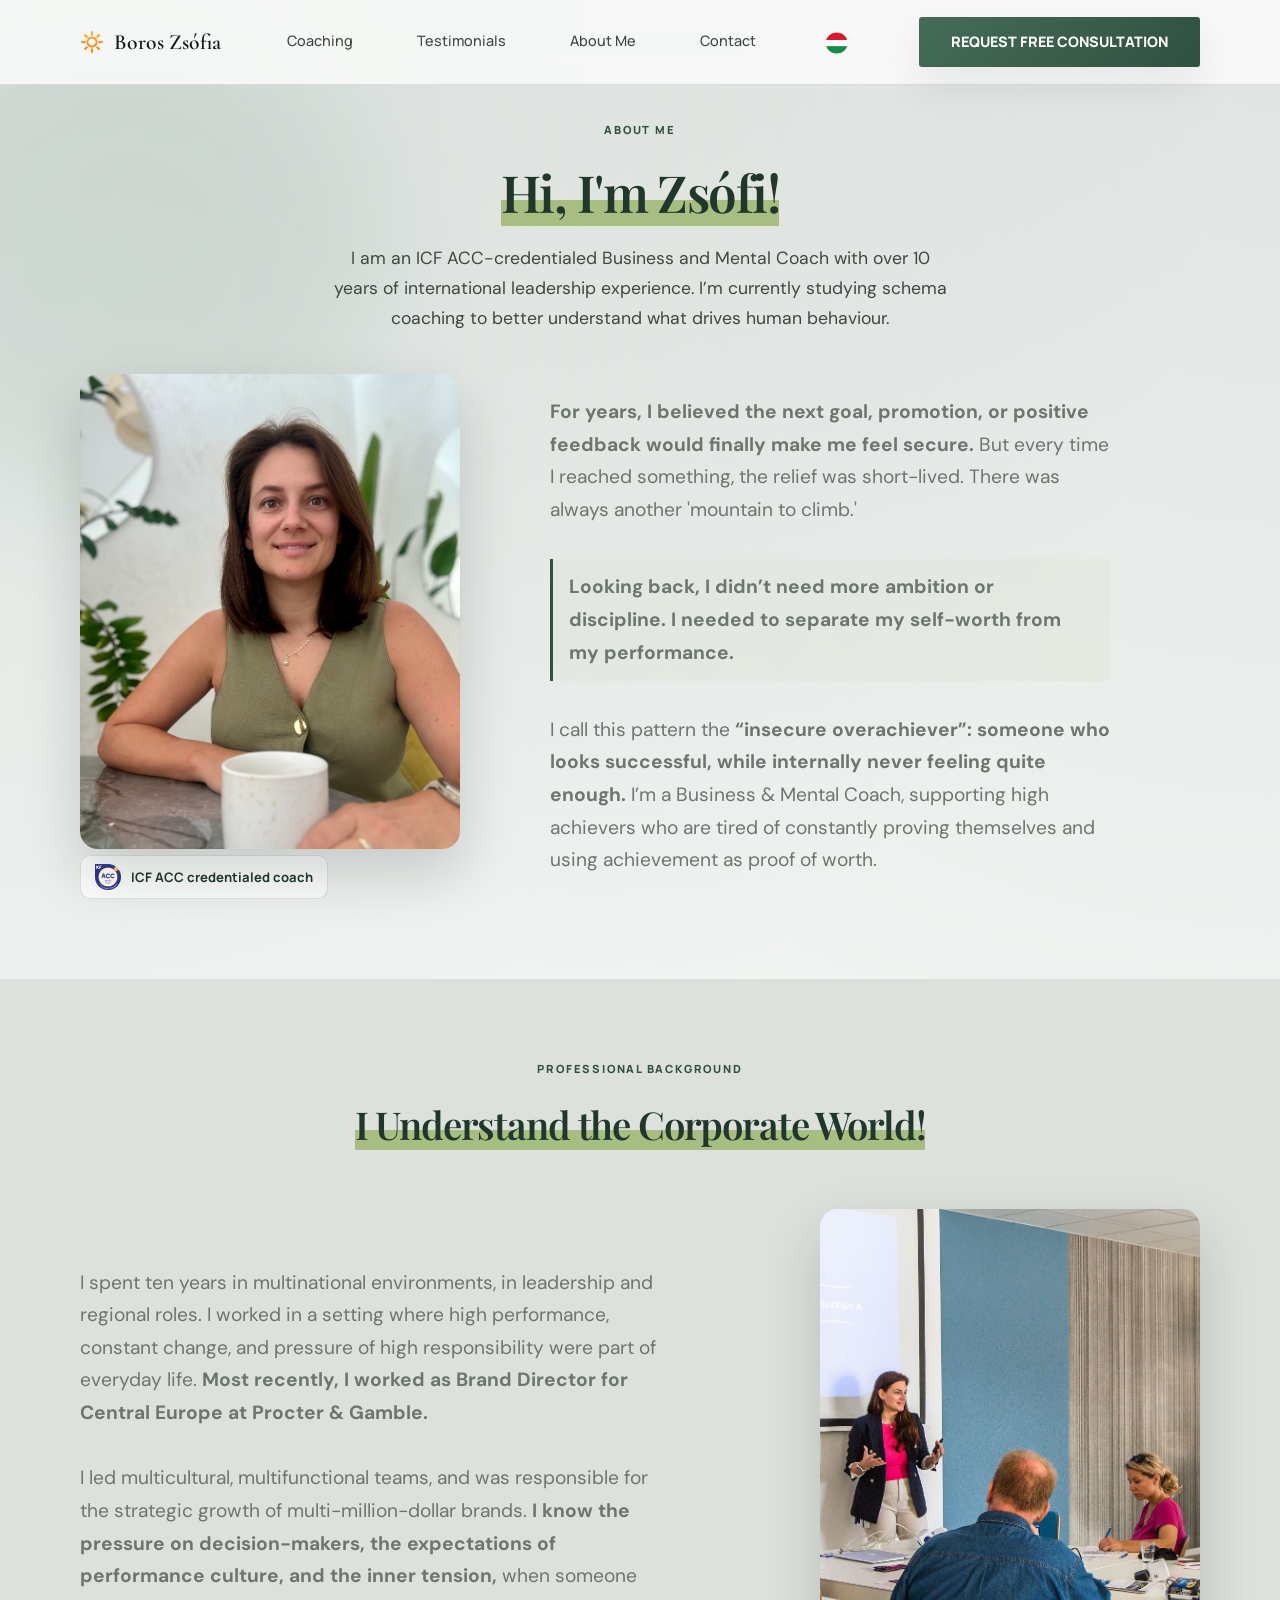
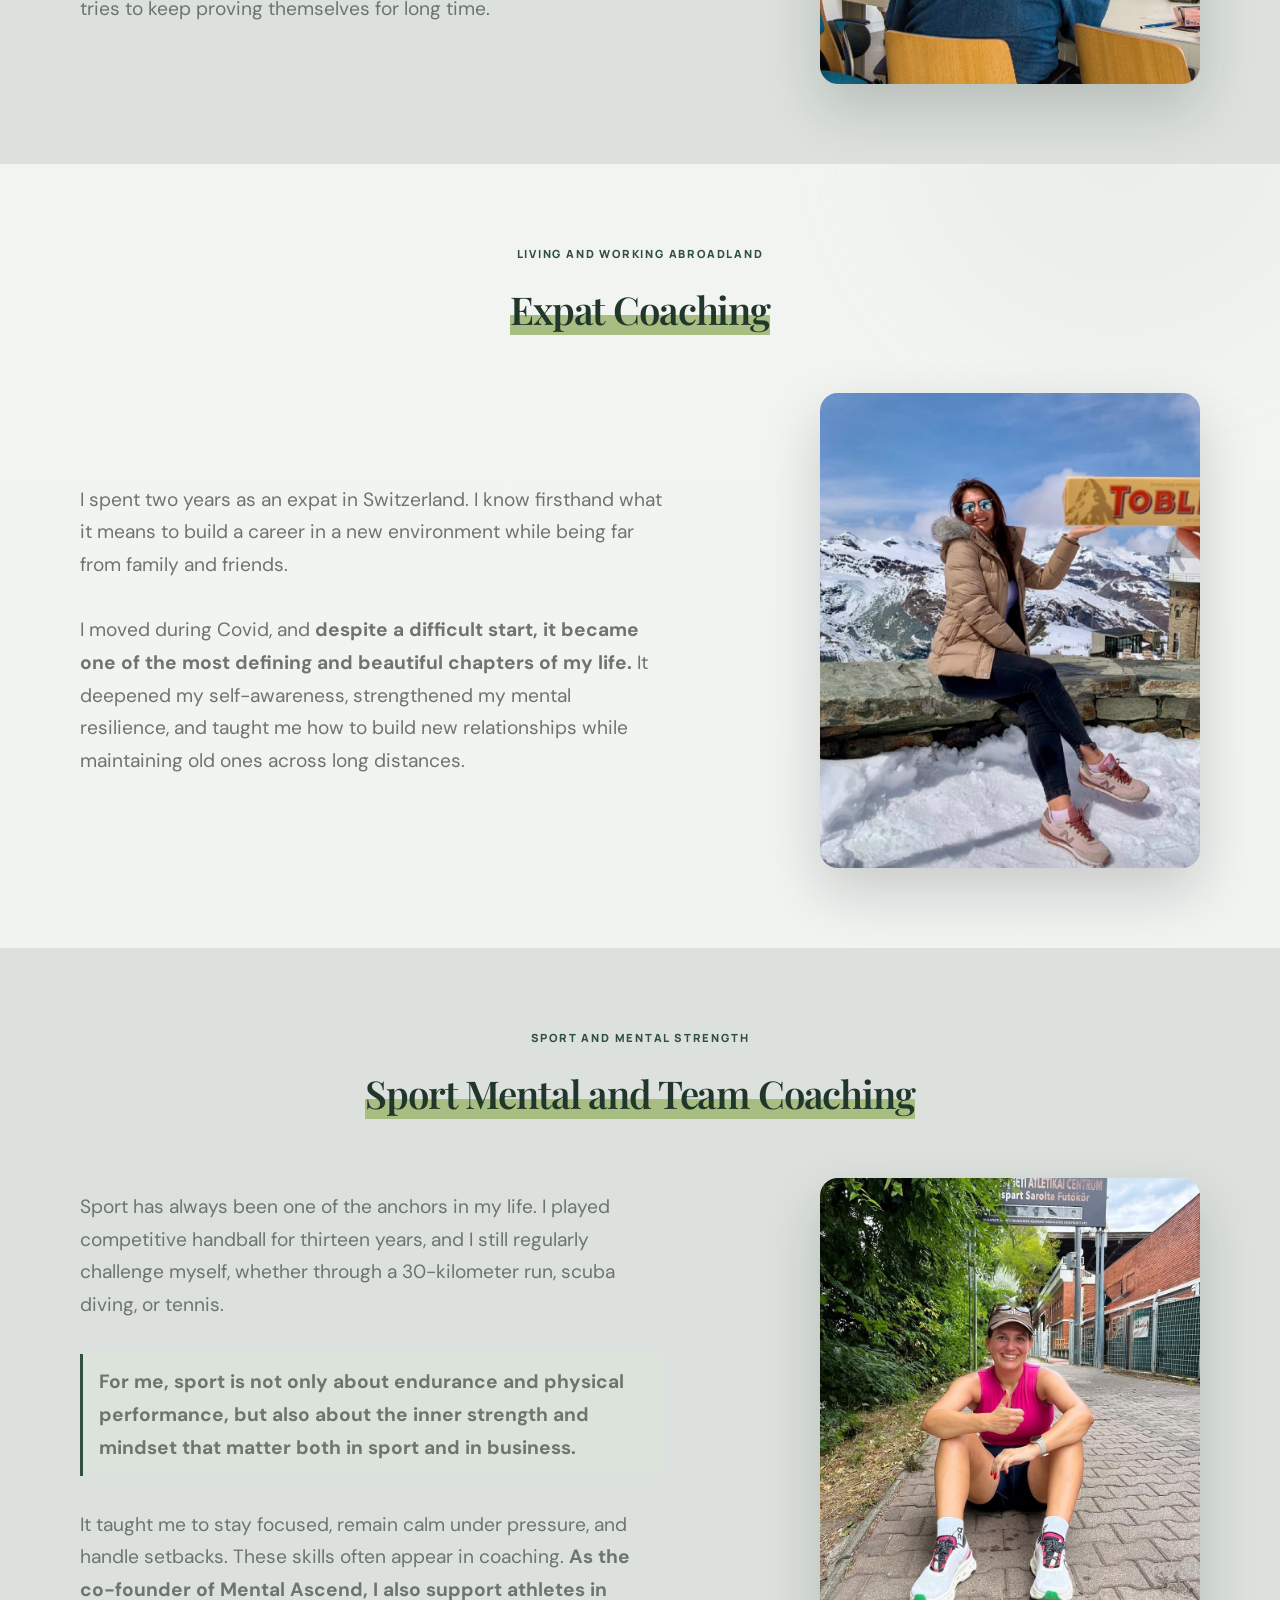
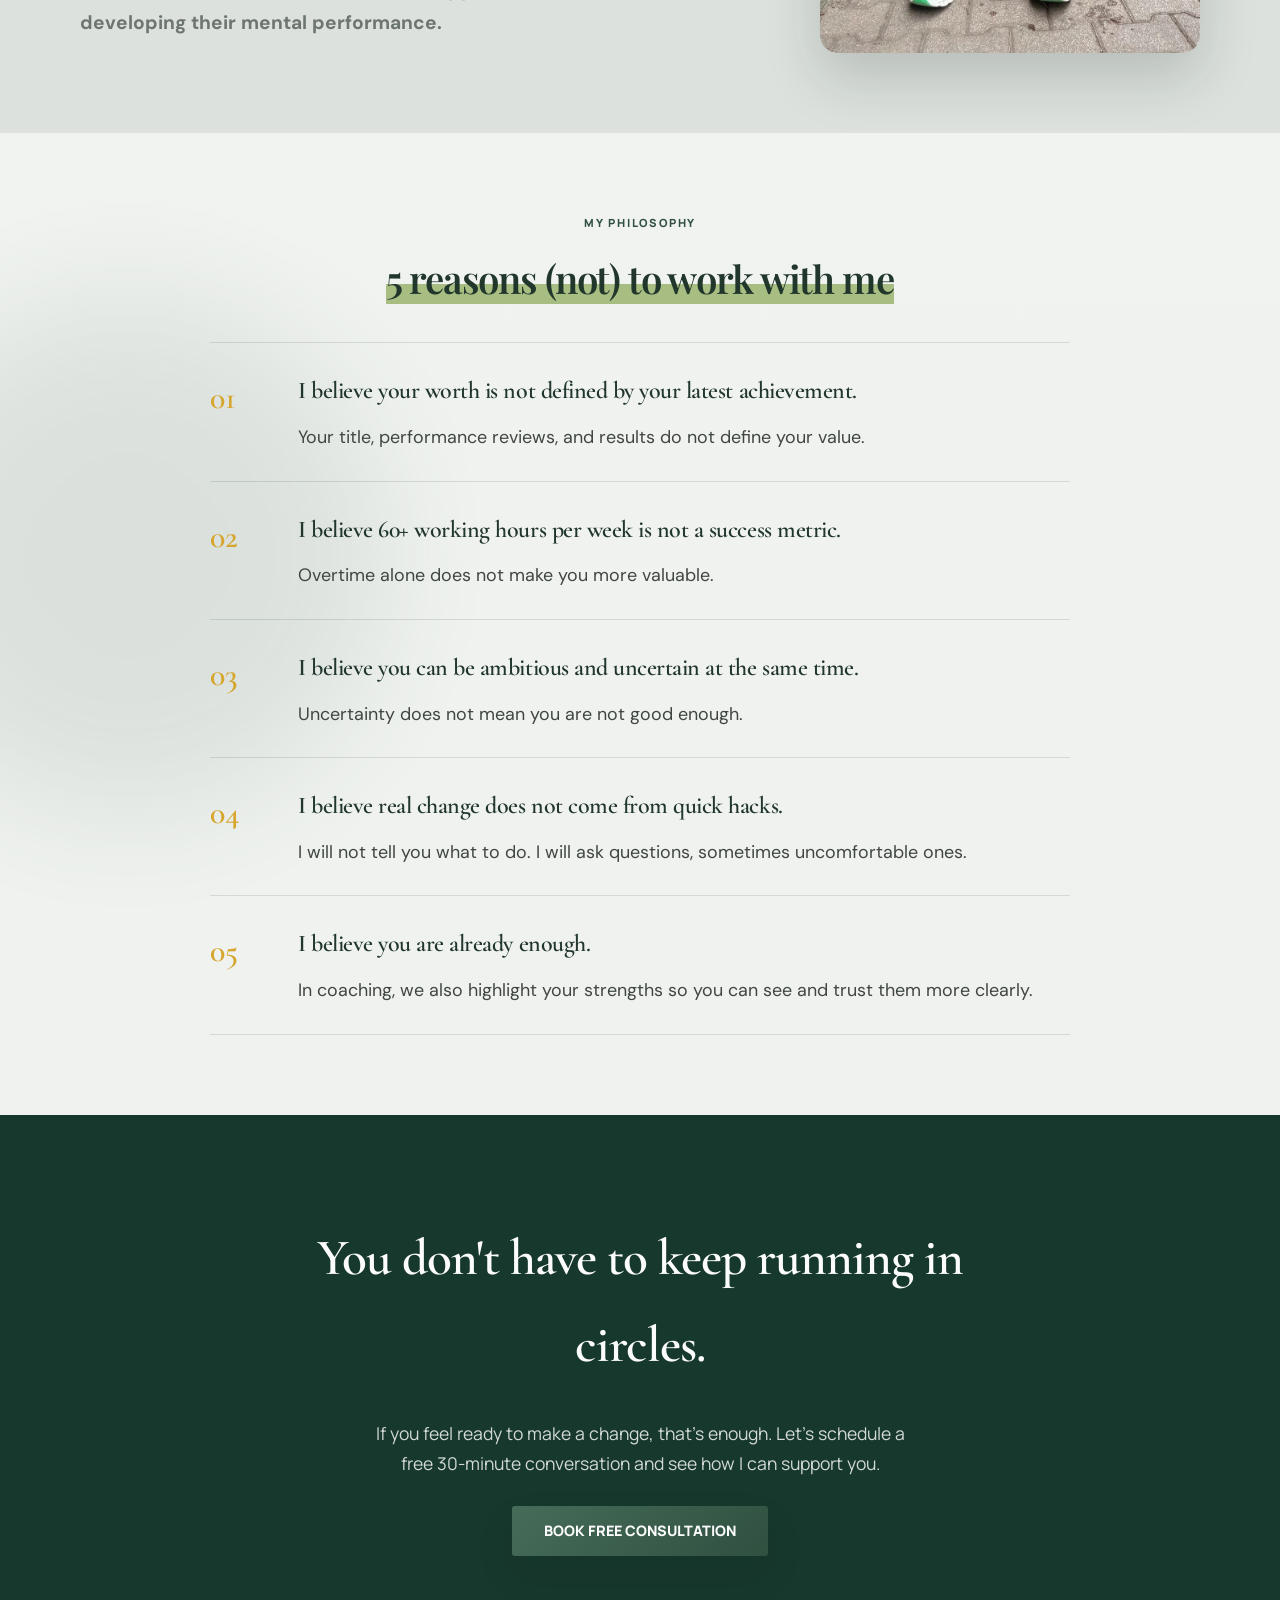
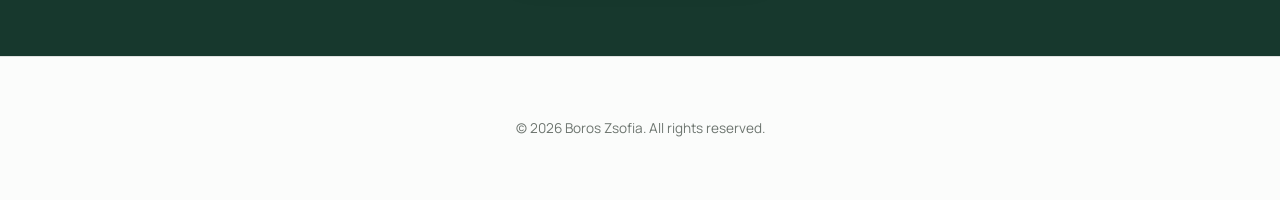
<file: about.html>
<!doctype html>
<html lang="en">

<head>
    <meta charset="UTF-8" />
    <meta name="viewport" content="width=device-width, initial-scale=1.0" />
    <title>About | Zsófia Boros</title>
    <meta name="description"
        content="Zsófia Boros, ICF ACC certified Business & Mental Coach—my story, professional background, years as an expat, and sports mental coaching experience." />
    <meta property="og:title" content="Rólam | Boros Zsófia" />
    <meta property="og:title" content="About | Zsófia Boros" />
    <meta property="og:description"
        content="Zsófia Boros, ICF ACC certified Business & Mental Coach—my story, professional background, years as an expat, and sports mental coaching experience." />
    <meta property="og:image" content="https://zsofiaboros.coach/preview.png" />
    <meta property="og:image:width" content="1200" />
    <meta property="og:image:height" content="630" />
    <meta property="og:type" content="website" />
    <meta property="og:url" content="https://zsofiaboros.coach/about.html" />
    <meta property="og:site_name" content="Zsófia Boros Coaching" />
    <meta name="twitter:card" content="summary_large_image" />
    <meta name="twitter:title" content="Rólam | Boros Zsófia" />
    <meta name="twitter:title" content="About | Zsófia Boros" />
    <meta name="twitter:description"
        content="Zsófia Boros, ICF ACC certified Business & Mental Coach—my story, professional background, years as an expat, and sports mental coaching experience." />
    <meta name="twitter:image" content="https://zsofiaboros.coach/preview.png" />
    <meta name="msapplication-TileImage" content="pics/sun.png" />
    <link rel="canonical" href="https://zsofiaboros.coach/about.html" />
    <link rel="icon" type="image/png" href="pics/sun.png" />
    <link rel="apple-touch-icon" href="pics/sun.png" />
    <link rel="shortcut icon" href="../favicon.ico" type="image/x-icon" />
    <link rel="preconnect" href="https://fonts.googleapis.com" />
    <link rel="preconnect" href="https://fonts.gstatic.com" crossorigin />
    <link
        href="https://fonts.googleapis.com/css2?family=Cormorant+Garamond:wght@400;600&family=DM+Sans:wght@400;500;600;700&family=Manrope:wght@400;500;800&family=Playfair+Display:wght@500;600&display=swap"
        rel="stylesheet" />
    <script src="https://vercel.com/_vercel/insights/script.js"></script>
    <style>
        :root {
            --green-950: #0e1a14;
            --green-900: #16261e;
            --green-800: #21372c;
            --green-700: #305040;
            --green-600: #466c59;
            --gray-100: #f1f3f1;
            --gray-200: #e3e6e3;
            --gray-300: #cdd3ce;
            --gray-500: #6d756f;
            --gray-700: #404741;
            --white: #fbfcfb;
            --ink: #1b221d;
            --line: rgba(22, 38, 30, 0.12);
            --card: rgba(251, 252, 251, 0.88);
            --shadow: 0 18px 40px rgba(18, 29, 23, 0.08);
            --shadow-strong: 0 24px 56px rgba(18, 29, 23, 0.18);
            --container: min(1120px, calc(100vw - 28px));
            --radius-xl: 18px;
            --radius-lg: 14px;
            --radius-md: 10px;
            --radius-sm: 8px;
            --radius-xs: 3px;
            --accent-rgb: 70, 108, 89;
            --ochre: #d6a62f;
            --ochre-light: #e9cd73;
            --cream-card: #f0e9d9;
            --sage-card: #dce4d7;
        }

        * {
            margin: 0;
            padding: 0;
            box-sizing: border-box;
            -webkit-tap-highlight-color: transparent;
        }

        body {
            font-family: "Manrope", sans-serif;
            line-height: 1.7;
            color: var(--gray-500);
            background:
                radial-gradient(circle at top left,
                    rgba(var(--accent-rgb), 0.15),
                    transparent 24%),
                radial-gradient(circle at right top,
                    rgba(109, 117, 111, 0.14),
                    transparent 24%),
                linear-gradient(180deg, #f4f6f4 0%, #eef1ee 100%);
            min-height: 100vh;
            overflow-x: hidden;
            position: relative;
        }

        html {
            overflow-x: hidden;
            scroll-behavior: smooth;
        }

        h1,
        h2,
        h3 {
            font-family: "Cormorant Garamond", serif;
            color: var(--green-800);
            letter-spacing: -0.02em;
            font-weight: 600;
        }

        .container {
            width: var(--container);
            margin: 0 auto;
        }

        .bg-container {
            position: absolute;
            inset: 0;
            overflow: hidden;
            z-index: -1;
            pointer-events: none;
        }

        .page-bg {
            position: absolute;
            border-radius: 50%;
            filter: blur(60px);
        }

        /* Header */
        .header {
            position: fixed;
            top: 0;
            left: 0;
            right: 0;
            background: rgba(251, 252, 251, 0.85);
            backdrop-filter: blur(12px);
            -webkit-backdrop-filter: blur(12px);
            border-bottom: 1px solid var(--line);
            z-index: 1000;
        }

        .header-container {
            height: 72px;
            display: flex;
            align-items: center;
            justify-content: space-between;
        }

        .header-left {
            display: flex;
            align-items: center;
            gap: 12px;
        }

        .logo {
            font-family: "Cormorant Garamond", serif;
            font-size: 1.35rem;
            font-weight: 600;
            color: var(--green-950);
            text-decoration: none;
            white-space: nowrap;
            display: flex;
            align-items: center;
            gap: 10px;
        }

        .logo-icon {
            height: 24px;
            width: auto;
            display: none;
        }

        .nav-desktop {
            display: none;
            gap: 32px;
        }

        .nav-desktop a {
            text-decoration: none;
            color: var(--gray-700);
            font-size: 0.9rem;
            font-weight: 500;
            transition: all 0.2s;
            padding: 8px 16px;
            border-radius: var(--radius-sm);
        }

        .nav-desktop a:hover {
            color: var(--green-700);
        }

        .button-sm {
            padding: 10px 18px;
            font-size: 0.8rem;
            border-radius: var(--radius-xs);
        }

        .cta-desktop {
            display: none;
        }

        .menu-toggle {
            display: flex;
            flex-direction: column;
            gap: 5px;
            background: none;
            border: none;
            cursor: pointer;
            padding: 4px;
        }

        .menu-toggle span {
            display: block;
            width: 20px;
            height: 2px;
            background: var(--green-950);
        }

        .mobile-menu {
            display: none;
            background: var(--white);
            padding: 0;
        }

        .mobile-menu.is-active {
            display: block;
        }

        .nav-mobile {
            display: flex;
            flex-direction: column;
            gap: 0;
            padding: 0;
            border-top: 1px solid var(--line);
        }

        .nav-mobile a {
            text-decoration: none;
            color: var(--green-950);
            font-weight: 500;
            font-size: 1.1rem;
            padding: 0 16px;
            display: flex;
            align-items: center;
            height: 72px;
            border-bottom: 1px solid var(--line);
        }

        .nav-mobile a.nav-booking-cta {
            background: linear-gradient(135deg, var(--green-600), var(--green-700));
            color: var(--white);
            font-weight: 700;
        }

        .nav-mobile a.nav-booking-cta:hover,
        .nav-mobile a.nav-booking-cta:focus-visible {
            background: var(--green-700);
            color: var(--white);
        }

        .nav-mobile a:last-child {
            border-bottom: none;
        }

        @media (min-width: 1024px) {
            .menu-toggle {
                display: none;
            }

            .nav-desktop {
                display: flex;
            }

            .header-container {
                height: 84px;
            }

            .mobile-menu {
                display: none !important;
            }

            .cta-desktop {
                display: inline;
            }

            .cta-mobile {
                display: none;
            }

            .logo-icon {
                display: block;
            }
        }

        .button {
            padding: 16px 32px;
            text-decoration: none;
            font-size: 0.9rem;
            display: inline-block;
            text-align: center;
            line-height: 1.2;
            text-transform: uppercase;
        }

        .button-primary {
            background: linear-gradient(135deg,
                    var(--green-600),
                    var(--green-700));
            color: var(--white);
            font-weight: 800;
            border-radius: var(--radius-xs);
            box-shadow: var(--shadow);
        }

        .button-secondary {
            background: rgba(255, 255, 255, 0.7);
            border: 1px solid var(--line);
            color: var(--green-900);
            font-weight: 800;
            border-radius: var(--radius-xs);
            backdrop-filter: blur(8px);
        }

        /* Page hero */
        .page-hero {
            padding: 160px 0 20px;
            text-align: center;
        }

        .story-heading {
            display: flex;
            flex-direction: column;
            align-items: center;
            justify-content: center;
            text-align: center;
            max-width: 720px;
            margin: 0 auto 40px;
        }

        .section-kicker {
            text-transform: uppercase;
            letter-spacing: 0.16em;
            font-size: 0.7rem;
            font-weight: 800;
            color: var(--green-700);
            margin-bottom: 1.5rem;
            display: block;
        }

        .section-title {
            font-family: "Playfair Display", Georgia, serif;
            font-size: clamp(2.1rem, 4vw, 3.5rem);
            line-height: 1.15;
            letter-spacing: -0.03em;
            margin-bottom: 1.4rem;
        }

        .section-title.sm {
            font-size: clamp(1.7rem, 3vw, 2.5rem);
        }

        .green-highlight {
            background: linear-gradient(transparent 62%, #a8bd82 62%);
        }

        .page-hero p {
            font-family: "DM Sans", Arial, sans-serif;
            font-size: 1.1rem;
            max-width: 620px;
            margin: 0 auto;
            color: var(--gray-700);
        }

        .icf-qualification {
            margin: -0.7rem auto 0;
            font-size: 0.9rem;
            color: var(--green-700);
        }

        /* Story sections */
        .story-section {
            padding: 80px 0;
        }

        .story-section.alt {
            background: #dce1dd;
        }

        .story-grid {
            display: grid;
            grid-template-columns: 1fr;
            gap: 40px;
            align-items: center;
        }

        @media (min-width: 900px) {
            .story-grid {
                grid-template-columns: 1.1fr 0.9fr;
                gap: 60px;
            }
        }

        .story-copy p {
            font-family: "DM Sans", Arial, sans-serif;
            font-size: 1.2rem;
        }

        .story-copy strong {
            color: inherit;
            font-weight: 700;
        }

        .story-copy .blog-highlight {
            display: block;
            padding: 12px 16px;
            border-left: 3px solid var(--green-700);
            background: rgba(220, 228, 215, 0.45);
        }

        .story-image {
            position: relative;
            max-width: 380px;
            margin: 0 0 0 auto;
            border-radius: var(--radius-xl);
            overflow: hidden;
            box-shadow: var(--shadow-strong);
            aspect-ratio: 4 / 5;
            background-color: var(--gray-200);
        }

        .story-image img {
            width: 100%;
            height: 100%;
            object-fit: cover;
            display: block;
        }

        @media (max-width: 899px) {
            .story-image {
                width: 100%;
                max-width: none;
                margin: 0;
            }
        }

        @media (min-width: 900px) {
            .intro-story-grid {
                grid-template-columns: minmax(0, 380px) minmax(0, 1fr);
                gap: 0;
            }

            .intro-story-grid .story-image {
                margin: 0 auto 0 0;
            }

            .intro-story-grid .story-copy {
                width: min(100%, 560px);
                justify-self: center;
            }
        }

        .icf-badge {
            display: inline-flex;
            align-items: center;
            gap: 10px;
            margin-top: 6px;
            padding: 8px 14px;
            background: var(--white);
            border: 1px solid var(--line);
            border-radius: var(--radius-md);
            font-size: 0.82rem;
            font-weight: 700;
            color: var(--green-800);
        }

        .icf-badge img {
            height: 26px;
            width: auto;
        }

        /* Manifesto */
        .manifesto-list {
            max-width: 860px;
            margin: 0 auto;
            display: flex;
            flex-direction: column;
        }

        .manifesto-item {
            display: grid;
            grid-template-columns: 64px 1fr;
            gap: 24px;
            padding: 28px 0;
            border-top: 1px solid var(--line);
        }

        .manifesto-item:last-child {
            border-bottom: 1px solid var(--line);
        }

        .manifesto-number {
            font-family: "Cormorant Garamond", serif;
            font-size: 2rem;
            font-weight: 600;
            color: var(--ochre);
        }

        .manifesto-item.highlight .manifesto-number {
            color: var(--green-700);
        }

        @media (max-width: 640px) {
            .manifesto-item {
                grid-template-columns: 48px 1fr;
                padding: 24px 12px;
            }

            .manifesto-number {
                text-align: center;
            }
        }

        .manifesto-title {
            font-size: 1.5rem;
            margin-bottom: 10px;
        }

        .manifesto-text {
            font-family: "DM Sans", Arial, sans-serif;
            font-size: 1.12rem;
            color: var(--gray-700);
            margin: 0;
        }

        /* CTA */
        .cta-section {
            padding: 100px 0;
            background: #dce1dd;
            text-align: center;
        }

        .cta-section .container {
            max-width: 640px;
        }

        .cta-section h2 {
            font-size: clamp(2.1rem, 4vw, 3.5rem);
            line-height: 1.15;
            letter-spacing: -0.03em;
            margin-bottom: 14px;
        }

        .cta-title-line {
            width: 70px;
            height: 3px;
            margin: 0 auto 26px;
            background: var(--ochre, #d6a62f);
        }

        .cta-section p {
            font-family: "DM Sans", Arial, sans-serif;
            margin-bottom: 26px;
            color: var(--gray-700);
        }

        .booking-section {
            padding: 100px 0;
            background: #17382d;
        }

        .booking-section .container {
            max-width: 1120px;
        }

        .booking-section .contact-intro {
            max-width: 680px;
            margin: 0 auto;
            text-align: center;
        }

        .booking-section h2 {
            color: var(--white);
        }

        .booking-section p {
            color: rgba(251, 252, 251, 0.82);
        }

        .booking-section .contact-intro p {
            max-width: 560px;
            margin: 0 auto 28px;
            font-size: 1.1rem;
        }

        .booking-section .contact-title-line {
            margin-bottom: 30px;
        }

        .booking-section .booking-form-note {
            color: var(--gray-500);
            font-size: 0.72rem;
            line-height: 1.45;
        }

        .booking-section .booking-form {
            max-width: 620px;
            padding: clamp(20px, 4vw, 32px);
            border: 1px solid rgba(255, 255, 255, 0.35);
            border-radius: 12px;
            background: var(--white);
            box-shadow: var(--shadow-strong);
        }

        .booking-section .booking-form button {
            padding: 16px 26px;
            font-size: 0.98rem;
            text-transform: none;
        }

        .booking-form {
            display: grid;
            gap: 14px;
            max-width: 520px;
            margin: 30px auto 0;
            text-align: left;
        }

        .booking-form label {
            display: grid;
            gap: 6px;
            color: var(--green-950);
            font-size: 0.9rem;
            font-weight: 700;
        }

        .booking-form input,
        .booking-form textarea {
            width: 100%;
            padding: 12px 14px;
            border: 1px solid var(--line);
            border-radius: 8px;
            background: var(--white);
            color: var(--green-950);
            font: inherit;
        }

        .booking-form textarea {
            min-height: 100px;
            resize: vertical;
        }

        .booking-form input:focus-visible,
        .booking-form textarea:focus-visible {
            outline: 2px solid var(--green-700);
            outline-offset: 2px;
        }

        .booking-form button {
            justify-self: start;
        }

        .booking-result {
            display: none;
            margin: 0 0 18px;
            padding: 16px;
            border: 1px solid transparent;
            border-radius: 8px;
            text-align: left;
        }

        .booking-result[data-fs-active] {
            display: block;
        }

        .booking-result-success {
            border-color: var(--green-600);
            background: #e9f1ea;
            color: var(--green-950);
        }

        .booking-result-error {
            border-color: #b94e43;
            background: #fff0ed;
            color: #702d25;
        }

        .booking-form-note {
            margin: 0;
            color: var(--gray-600);
            font-size: 0.82rem;
        }

        .footer {
            padding: 60px 0;
            background: var(--white);
            text-align: center;
            border-top: 1px solid var(--line);
        }

        .footer p {
            font-size: 0.85rem;
            color: var(--gray-500);
        }
    </style>
</head>

<body class="theme-green">
    <div class="bg-container">
        <div class="page-bg" style="
                        top: 0%;
                        left: -10%;
                        width: 40vw;
                        height: 40vw;
                        background: var(--green-600);
                        opacity: 0.1;
                    "></div>
        <div class="page-bg" style="
                        top: 30%;
                        right: -5%;
                        width: 35vw;
                        height: 35vw;
                        background: var(--gray-300);
                        opacity: 0.15;
                    "></div>
        <div class="page-bg" style="
                        top: 70%;
                        left: -10%;
                        width: 40vw;
                        height: 40vw;
                        background: var(--green-700);
                        opacity: 0.1;
                    "></div>
    </div>

    <header class="header">
        <div class="container">
            <div class="header-container">
                <div class="header-left">
                    <button class="menu-toggle" id="menuToggle" aria-label="Toggle menu">
                        <span></span>
                        <span></span>
                        <span></span>
                    </button>
                    <a href="index.html#top" class="logo">
                        <img src="pics/sun.png" alt="" class="logo-icon" />
                        Boros Zsófia
                    </a>
                </div>

                <nav class="nav-desktop">
                    <a href="coaching.html">Coaching</a>
                    <a href="testimonials.html">Testimonials</a>
                    <a href="#top">About Me</a>
                    <a href="#booking">Contact</a>
                    <a href="/hu/rolam.html" aria-label="Switch to Hungarian" title="Switch to Hungarian"><span
                            aria-hidden="true"><img src="pics/Magyar%20z%C3%A1szl%C3%B3.png" alt="" width="34"
                                height="24" style="object-fit: contain; vertical-align: middle;"></span></a>
                </nav>

                <div class="header-right">
                    <a href="https://calendly.com/boros-zsofia/freecall" class="button button-primary button-sm">
                        <span class="cta-mobile">BOOK A CHAT</span>
                        <span class="cta-desktop">Request Free Consultation</span>
                    </a>
                </div>
            </div>
        </div>
        <div class="mobile-menu" id="mobileMenu">
            <div class="container">
                <nav class="nav-mobile">
                    <a href="coaching.html">Coaching</a>
                    <a href="testimonials.html">Testimonials</a>
                    <a href="#top">About Me</a>
                    <a href="#booking">Contact</a>
                    <a class="nav-booking-cta" href="https://calendly.com/boros-zsofia/freecall">Free consultation</a>
                    <a href="/hu/rolam.html" aria-label="Switch to Hungarian" title="Switch to Hungarian"><span
                            aria-hidden="true"><img src="pics/Magyar%20z%C3%A1szl%C3%B3.png" alt="" width="34"
                                height="24" style="object-fit: contain; vertical-align: middle;"></span></a>
                </nav>
            </div>
        </div>
    </header>

    <section class="story-section" id="top">
        <div class="container">
            <div class="page-hero" style="padding: 40px 0 40px">
                <span class="section-kicker">About me</span>
                <h1 class="section-title">
                    <span class="green-highlight">Hi, I'm Zsófi!</span>
                </h1>
                <p class="icf-qualification">
                    I am an ICF ACC-credentialed Business and Mental Coach with over 10 years of international
                    leadership experience. I’m currently studying schema coaching to better understand what drives human
                    behaviour.
                </p>
            </div>
            <div class="story-grid intro-story-grid">
                <div class="story-media">
                    <div class="story-image">
                        <img src="pics/zsoficoffe.jpg" alt="Boros Zsofia portrait" />
                    </div>
                    <div class="icf-badge">
                        <img src="pics/icf-badge.png" alt="" />
                        ICF ACC credentialed coach
                    </div>
                </div>
                <div class="story-copy">
                    <p>
                        <strong>For years, I believed the next goal, promotion, or positive feedback would finally make
                            me feel secure. </strong>But every time I reached something, the relief was short-lived.
                        There was always another 'mountain to climb.' <br /><br />
                    </p>
                    <p>
                        <strong class="blog-highlight">Looking back, I didn’t need more ambition or discipline. I needed
                            to separate my self-worth from my performance.</strong><br />I call this pattern the
                        <strong>“insecure overachiever”: someone who looks successful, while internally never feeling
                            quite enough.</strong> I’m a Business & Mental Coach, supporting high achievers who are
                        tired of constantly proving themselves and using achievement as proof of worth.
                    </p>
                </div>
            </div>
        </div>
    </section>

    <section class="story-section alt" id="multis">
        <div class="container">
            <div class="story-heading">
                <span class="section-kicker">Professional Background</span>
                <h2 class="section-title sm">
                    <span class="green-highlight">I Understand the Corporate World!</span>
                </h2>
            </div>
            <div class="story-grid">
                <div class="story-copy">
                    <p>
                        I spent ten years in multinational environments, in
                        leadership and regional roles. I worked in a setting
                        where high performance, constant change, and
                        pressure of high responsibility were part of
                        everyday life.
                        <strong>Most recently, I worked as Brand Director for
                            Central Europe at Procter & Gamble.</strong>
                    </p>

                    <p>
                        <br />I led multicultural, multifunctional teams,
                        and was responsible for the strategic growth of
                        multi-million-dollar brands.
                        <strong>
                            I know the pressure on decision-makers, the
                            expectations of performance culture, and the
                            inner tension,
                        </strong>
                        when someone tries to keep proving themselves for
                        long time.
                    </p>
                </div>
                <div class="story-image">
                    <img src="pics/introduction-present.jpg" alt="Boros Zsofia presenting" />
                </div>
            </div>
        </div>
    </section>

    <section class="story-section" id="expat">
        <div class="container">
            <div class="story-heading">
                <span class="section-kicker">Living and Working Abroadland</span>
                <h2 class="section-title sm">
                    <span class="green-highlight">Expat Coaching</span>
                </h2>
            </div>
            <div class="story-grid">
                <div class="story-copy">
                    <p>
                        I spent two years as an expat in Switzerland. I know
                        firsthand what it means to build a career in a new
                        environment while being far from family and friends.
                        <br /><br />
                    </p>
                    <p>
                        I moved during Covid, and
                        <strong>despite a difficult start, it became one of the
                            most defining and beautiful chapters of my
                            life.</strong>
                        It deepened my self-awareness, strengthened my
                        mental resilience, and taught me how to build new
                        relationships while maintaining old ones across long
                        distances.
                    </p>
                </div>
                <div class="story-image">
                    <img src="pics/introduction-toblerone.jpeg" alt="Boros Zsofia in Switzerland" />
                </div>
            </div>
        </div>
    </section>

    <section class="story-section alt" id="sport">
        <div class="container">
            <div class="story-heading">
                <span class="section-kicker">Sport and Mental Strength</span>
                <h2 class="section-title sm">
                    <span class="green-highlight">Sport Mental and Team Coaching</span>
                </h2>
            </div>
            <div class="story-grid">
                <div class="story-copy">
                    <p>
                        Sport has always been one of the anchors in my life.
                        I played competitive handball for thirteen years,
                        and I still regularly challenge myself, whether
                        through a 30-kilometer run, scuba diving, or tennis.
                        <br /><br />
                    </p>
                    <p>
                        <strong class="blog-highlight">
                            For me, sport is not only about endurance and
                            physical performance, but also about the inner
                            strength and mindset that matter both in sport
                            and in business.
                        </strong>
                        <br />
                        It taught me to stay focused, remain calm under
                        pressure, and handle setbacks. These skills often
                        appear in coaching. <strong>As the co-founder of Mental Ascend, I also support athletes in
                            developing
                            their mental performance.</strong>
                    </p>
                </div>
                <div class="story-image">
                    <img src="pics/introduction-sport.jpg" alt="Boros Zsofia doing sport" />
                </div>
            </div>
        </div>
    </section>

    <section class="story-section" id="indokok">
        <div class="container">
            <div class="page-hero" style="padding: 0 0 20px">
                <span class="section-kicker">My philosophy</span>
                <h2 class="section-title sm">
                    <span class="green-highlight">5 reasons (not) to work with me</span>
                </h2>
            </div>
            <div class="manifesto-list">
                <article class="manifesto-item">
                    <div class="manifesto-number">01</div>
                    <div>
                        <h3 class="manifesto-title">
                            I believe your worth is not defined by your
                            latest achievement.
                        </h3>
                        <p class="manifesto-text">
                            Your title, performance reviews, and results do
                            not define your value.
                        </p>
                    </div>
                </article>
                <article class="manifesto-item">
                    <div class="manifesto-number">02</div>
                    <div>
                        <h3 class="manifesto-title">
                            I believe 60+ working hours per week is not a
                            success metric.
                        </h3>
                        <p class="manifesto-text">
                            Overtime alone does not make you more valuable.
                        </p>
                    </div>
                </article>
                <article class="manifesto-item">
                    <div class="manifesto-number">03</div>
                    <div>
                        <h3 class="manifesto-title">
                            I believe you can be ambitious and uncertain at
                            the same time.
                        </h3>
                        <p class="manifesto-text">
                            Uncertainty does not mean you are not good
                            enough.
                        </p>
                    </div>
                </article>
                <article class="manifesto-item">
                    <div class="manifesto-number">04</div>
                    <div>
                        <h3 class="manifesto-title">
                            I believe real change does not come from quick
                            hacks.
                        </h3>
                        <p class="manifesto-text">
                            I will not tell you what to do. I will ask
                            questions, sometimes uncomfortable ones.
                        </p>
                    </div>
                </article>
                <article class="manifesto-item">
                    <div class="manifesto-number">05</div>
                    <div>
                        <h3 class="manifesto-title">
                            I believe you are already enough.
                        </h3>
                        <p class="manifesto-text">
                            In coaching, we also highlight your strengths so
                            you can see and trust them more clearly.
                        </p>
                    </div>
                </article>
            </div>
        </div>
    </section>

    <section class="booking-section" id="kapcsolat">
        <div class="container">
            <div class="contact-intro">
                <h2 class="hero-title" style="font-size: clamp(2.4rem, 6vw, 3.2rem)">
                    You don't have to keep running in circles.
                </h2>
                <div class="contact-title-line" aria-hidden="true"></div>
                <p>
                    If you feel ready to make a change, that's enough. Let's schedule a free 30-minute conversation and
                    see
                    how I can support you.
                </p>
                <div id="booking">
                    <a class="button button-primary" href="https://calendly.com/boros-zsofia/freecall">Book Free
                        Consultation</a>
                </div>
            </div>
        </div>
    </section>

    <footer class="footer">
        <div class="container">
            <p>&copy; 2026 Boros Zsofia. All rights reserved.</p>
        </div>
    </footer>

    <script>
        const menuToggle = document.getElementById("menuToggle");
        const mobileMenu = document.getElementById("mobileMenu");

        menuToggle.addEventListener("click", () => {
            mobileMenu.classList.toggle("is-active");
        });

        document.addEventListener("click", (event) => {
            const header = document.querySelector(".header");
            const isClickInside = header.contains(event.target);

            if (
                !isClickInside &&
                mobileMenu.classList.contains("is-active")
            ) {
                mobileMenu.classList.remove("is-active");
            }
        });
    </script>
</body>

</html>
</file>
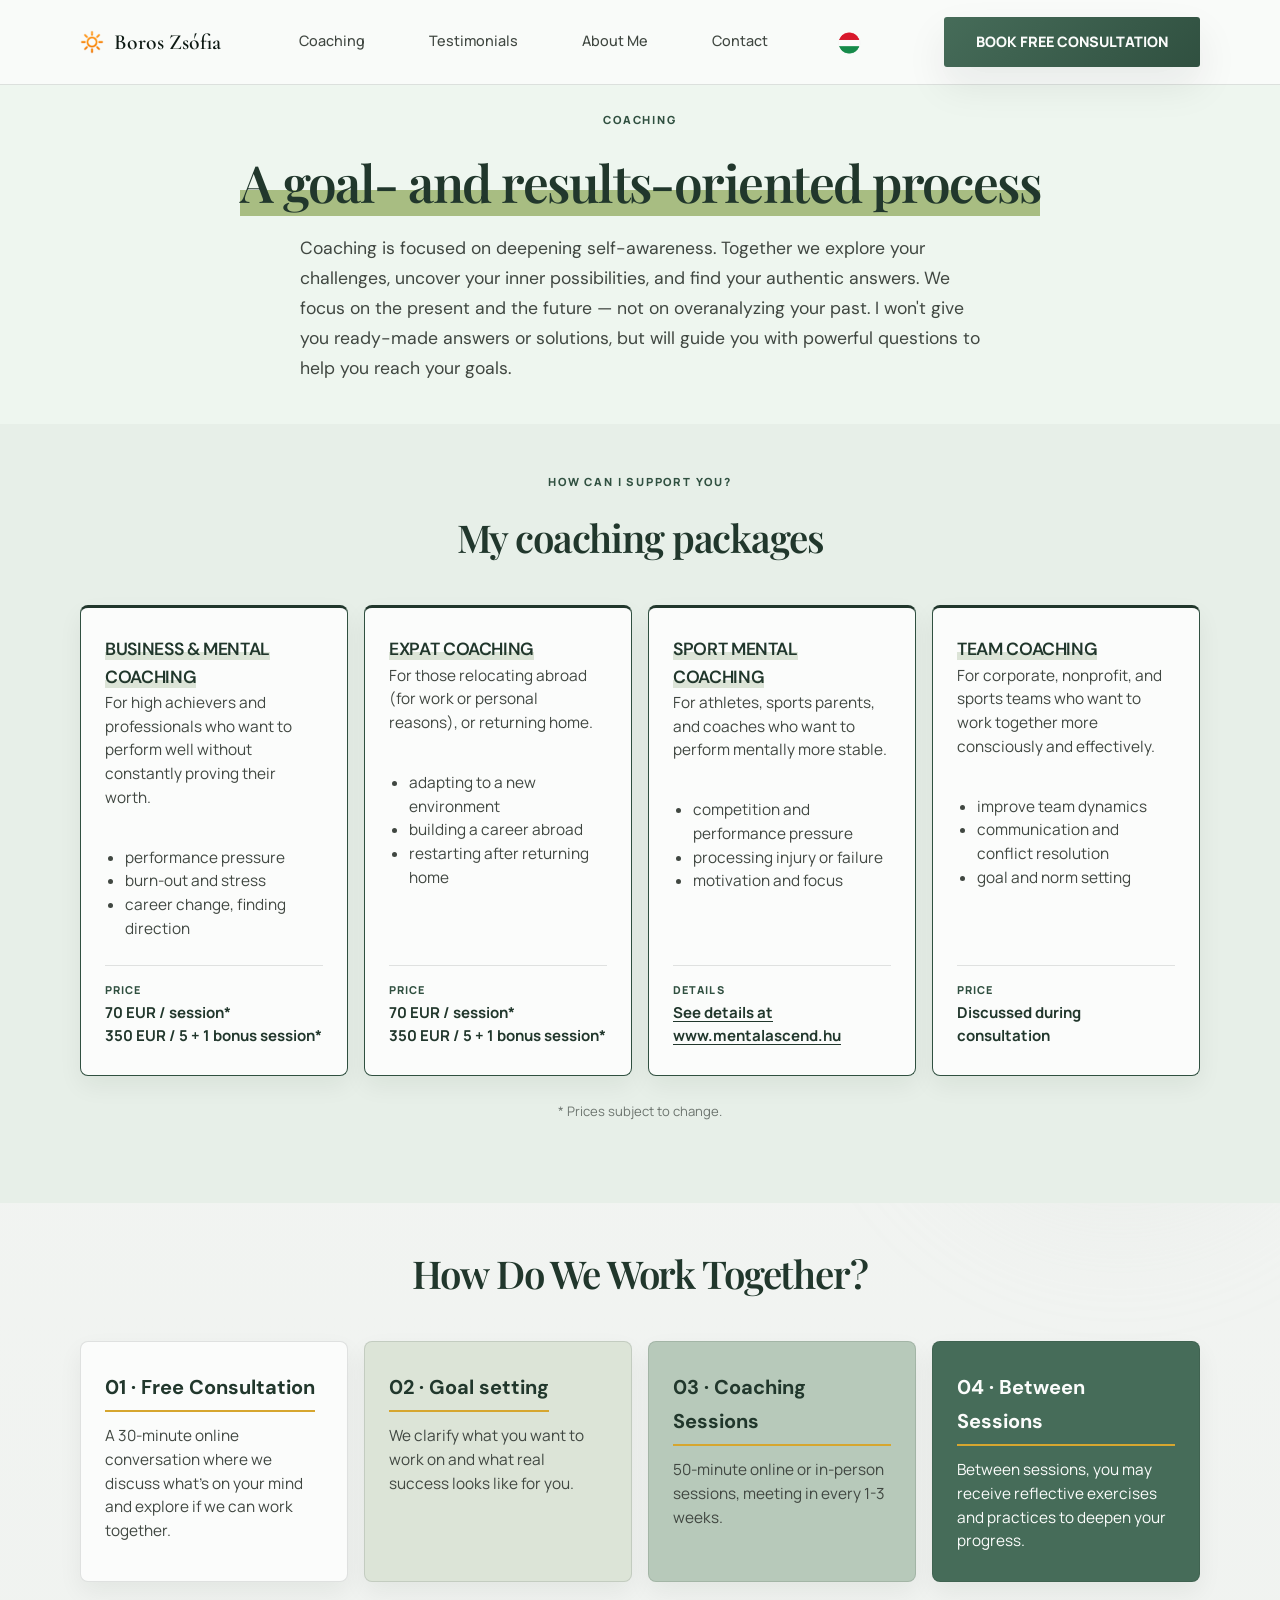
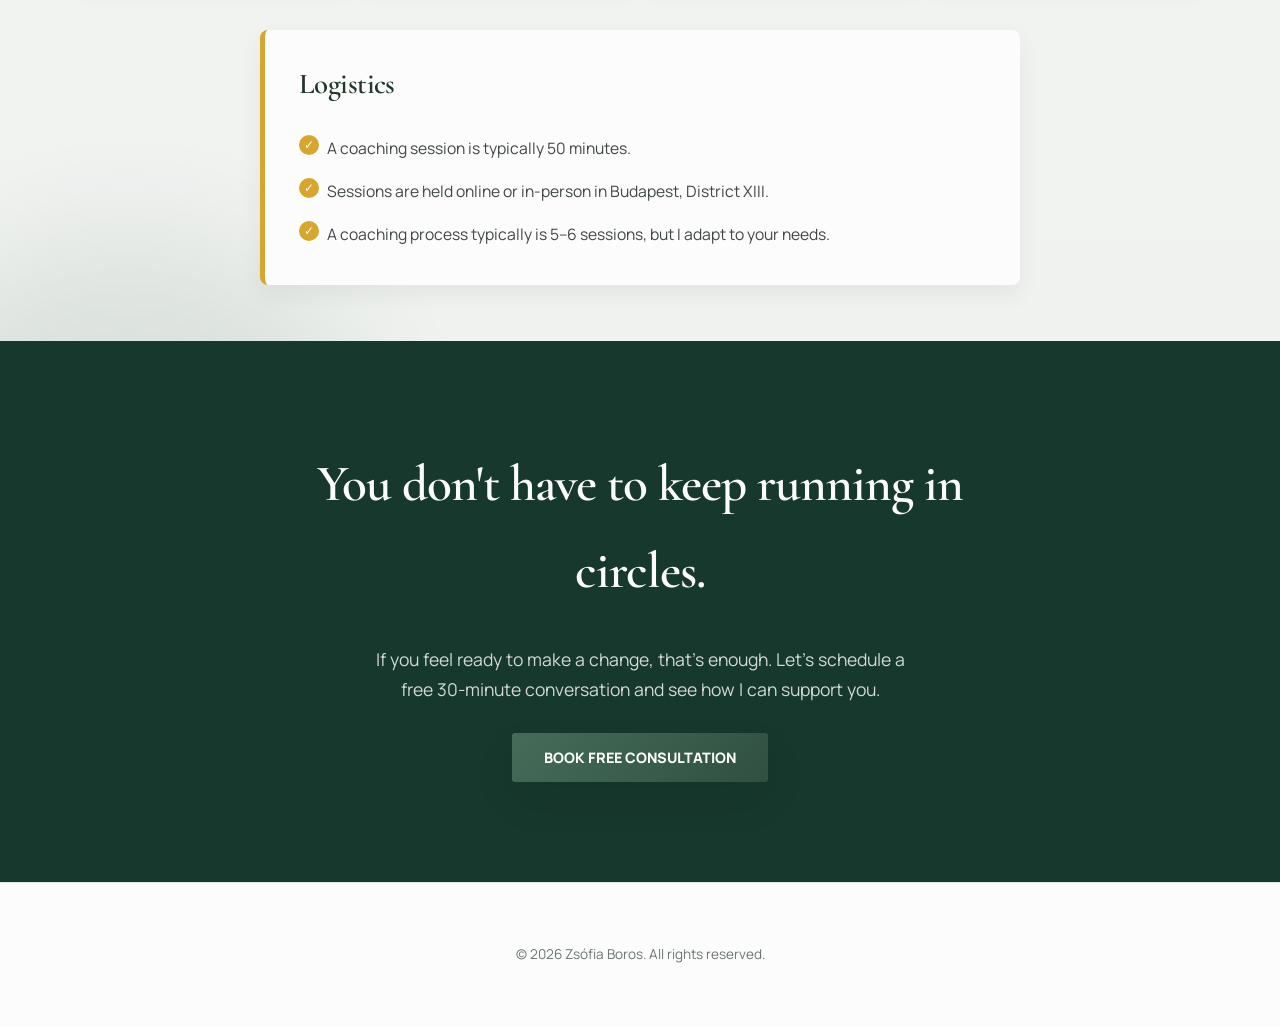
<file: coaching.html>
<!doctype html>
<html lang="en">

<head>
    <meta charset="UTF-8" />
    <meta name="viewport" content="width=device-width, initial-scale=1.0" />
    <title>Services | Zsófia Boros</title>
    <meta name="description"
        content="Business & Mental Coaching, Expat Coaching, Sport Mental Coaching and Team Coaching with Zsófia Boros." />
    <meta property="og:title" content="Szolgáltatások | Boros Zsófia" />
    <meta property="og:title" content="Services | Zsófia Boros" />
    <meta property="og:description"
        content="Business & Mental Coaching, Expat Coaching, Sport Mental Coaching and Team Coaching with Zsófia Boros." />
    <meta property="og:image" content="https://zsofiaboros.coach/preview.png" />
    <meta property="og:image:width" content="1200" />
    <meta property="og:image:height" content="630" />
    <meta property="og:type" content="website" />
    <meta property="og:url" content="https://zsofiaboros.coach/coaching.html" />
    <meta property="og:site_name" content="Zsófia Boros Coaching" />
    <meta name="twitter:card" content="summary_large_image" />
    <meta name="twitter:title" content="Szolgáltatások | Boros Zsófia" />
    <meta name="twitter:title" content="Services | Zsófia Boros" />
    <meta name="twitter:description"
        content="Business & Mental Coaching, Expat Coaching, Sport Mental Coaching and Team Coaching with Zsófia Boros." />
    <meta name="twitter:image" content="https://zsofiaboros.coach/preview.png" />
    <meta name="msapplication-TileImage" content="pics/sun.png" />
    <link rel="canonical" href="https://zsofiaboros.coach/coaching.html" />
    <link rel="icon" type="image/png" href="pics/sun.png" />
    <link rel="apple-touch-icon" href="pics/sun.png" />
    <link rel="shortcut icon" href="../favicon.ico" type="image/x-icon" />
    <link rel="preconnect" href="https://fonts.googleapis.com" />
    <link rel="preconnect" href="https://fonts.gstatic.com" crossorigin />
    <link
        href="https://fonts.googleapis.com/css2?family=Cormorant+Garamond:wght@400;600&family=DM+Sans:wght@400;500;600;700&family=Manrope:wght@400;500;800&family=Playfair+Display:wght@500;600&display=swap"
        rel="stylesheet" />
    <script src="https://vercel.com/_vercel/insights/script.js"></script>
    <style>
        :root {
            --green-950: #0e1a14;
            --green-900: #16261e;
            --green-800: #21372c;
            --green-700: #305040;
            --green-600: #466c59;
            --gray-100: #f1f3f1;
            --gray-200: #e3e6e3;
            --gray-300: #cdd3ce;
            --gray-500: #6d756f;
            --gray-700: #404741;
            --white: #fbfcfb;
            --ink: #1b221d;
            --line: rgba(22, 38, 30, 0.12);
            --card: rgba(251, 252, 251, 0.88);
            --shadow: 0 18px 40px rgba(18, 29, 23, 0.08);
            --shadow-strong: 0 24px 56px rgba(18, 29, 23, 0.18);
            --container: min(1120px, calc(100vw - 28px));
            --radius-xl: 18px;
            --radius-lg: 14px;
            --radius-md: 10px;
            --radius-sm: 8px;
            --radius-xs: 3px;
            --accent-rgb: 70, 108, 89;
            --ochre: #d6a62f;
            --ochre-light: #e9cd73;
            --cream-card: #f0e9d9;
            --sage-card: #dce4d7;
        }

        * {
            margin: 0;
            padding: 0;
            box-sizing: border-box;
            -webkit-tap-highlight-color: transparent;
        }

        body {
            font-family: "Manrope", sans-serif;
            line-height: 1.7;
            color: var(--gray-500);
            background:
                radial-gradient(circle at top left,
                    rgba(var(--accent-rgb), 0.15),
                    transparent 24%),
                radial-gradient(circle at right top,
                    rgba(109, 117, 111, 0.14),
                    transparent 24%),
                linear-gradient(180deg, #f4f6f4 0%, #eef1ee 100%);
            min-height: 100vh;
            overflow-x: hidden;
            position: relative;
        }

        html {
            overflow-x: hidden;
            scroll-behavior: smooth;
        }

        h1,
        h2,
        h3 {
            font-family: "Cormorant Garamond", serif;
            color: var(--green-800);
            letter-spacing: -0.02em;
            font-weight: 600;
        }

        .container {
            width: var(--container);
            margin: 0 auto;
        }

        .bg-container {
            position: absolute;
            inset: 0;
            overflow: hidden;
            z-index: -1;
            pointer-events: none;
        }

        .page-bg {
            position: absolute;
            border-radius: 50%;
            filter: blur(60px);
        }

        /* Header */
        .header {
            position: fixed;
            top: 0;
            left: 0;
            right: 0;
            background: rgba(251, 252, 251, 0.85);
            backdrop-filter: blur(12px);
            -webkit-backdrop-filter: blur(12px);
            border-bottom: 1px solid var(--line);
            z-index: 1000;
        }

        .header-container {
            height: 72px;
            display: flex;
            align-items: center;
            justify-content: space-between;
        }

        .header-left {
            display: flex;
            align-items: center;
            gap: 12px;
        }

        .logo {
            font-family: "Cormorant Garamond", serif;
            font-size: 1.35rem;
            font-weight: 600;
            color: var(--green-950);
            text-decoration: none;
            white-space: nowrap;
            display: flex;
            align-items: center;
            gap: 10px;
        }

        .logo-icon {
            height: 24px;
            width: auto;
            display: none;
        }

        .nav-desktop {
            display: none;
            gap: 32px;
        }

        .nav-desktop a {
            text-decoration: none;
            color: var(--gray-700);
            font-size: 0.9rem;
            font-weight: 500;
            transition: all 0.2s;
            padding: 8px 16px;
            border-radius: var(--radius-sm);
        }

        .nav-desktop a:hover {
            color: var(--green-700);
        }

        .button-sm {
            padding: 10px 18px;
            font-size: 0.8rem;
            border-radius: var(--radius-xs);
        }

        .cta-desktop {
            display: none;
        }

        .menu-toggle {
            display: flex;
            flex-direction: column;
            gap: 5px;
            background: none;
            border: none;
            cursor: pointer;
            padding: 4px;
        }

        .menu-toggle span {
            display: block;
            width: 20px;
            height: 2px;
            background: var(--green-950);
        }

        .mobile-menu {
            display: none;
            background: var(--white);
            padding: 0;
        }

        .mobile-menu.is-active {
            display: block;
        }

        .nav-mobile {
            display: flex;
            flex-direction: column;
            gap: 0;
            padding: 0;
            border-top: 1px solid var(--line);
        }

        .nav-mobile a {
            text-decoration: none;
            color: var(--green-950);
            font-weight: 500;
            font-size: 1.1rem;
            padding: 0 16px;
            display: flex;
            align-items: center;
            height: 72px;
            border-bottom: 1px solid var(--line);
        }

        .nav-mobile a.nav-booking-cta {
            background: linear-gradient(135deg, var(--green-600), var(--green-700));
            color: var(--white);
            font-weight: 700;
        }

        .nav-mobile a.nav-booking-cta:hover,
        .nav-mobile a.nav-booking-cta:focus-visible {
            background: var(--green-700);
            color: var(--white);
        }

        .nav-mobile a:last-child {
            border-bottom: none;
        }

        @media (min-width: 1024px) {
            .menu-toggle {
                display: none;
            }

            .nav-desktop {
                display: flex;
            }

            .header-container {
                height: 84px;
            }

            .mobile-menu {
                display: none !important;
            }

            .cta-desktop {
                display: inline;
            }

            .cta-mobile {
                display: none;
            }

            .logo-icon {
                display: block;
            }
        }

        .button {
            padding: 16px 32px;
            text-decoration: none;
            font-size: 0.9rem;
            display: inline-block;
            text-align: center;
            line-height: 1.2;
            text-transform: uppercase;
        }

        .button-primary {
            background: linear-gradient(135deg,
                    var(--green-600),
                    var(--green-700));
            color: var(--white);
            font-weight: 800;
            border-radius: var(--radius-xs);
            box-shadow: var(--shadow);
        }

        .button-secondary {
            background: rgba(255, 255, 255, 0.7);
            border: 1px solid var(--line);
            color: var(--green-900);
            font-weight: 800;
            border-radius: var(--radius-xs);
            backdrop-filter: blur(8px);
        }

        /* Page hero */
        .page-hero {
            padding: 110px 0 40px;
            background: #eef6ef !important;
            text-align: center;
        }

        .page-hero h1 {
            color: #0e1a14 !important;
        }

        .story-heading {
            display: flex;
            flex-direction: column;
            align-items: center;
            justify-content: center;
            text-align: center;
            max-width: 720px;
            margin: 0 auto 40px;
        }

        .section-kicker {
            text-transform: uppercase;
            letter-spacing: 0.16em;
            font-size: 0.7rem;
            font-weight: 800;
            color: var(--green-700);
            margin-bottom: 1.5rem;
            display: block;
        }

        .section-title {
            font-family: "Playfair Display", Georgia, serif;
            font-size: clamp(2.1rem, 4vw, 3.5rem);
            line-height: 1.15;
            letter-spacing: -0.03em;
            margin-bottom: 1.4rem;
        }

        .section-title.sm {
            font-size: clamp(1.7rem, 3vw, 2.5rem);
        }

        .page-hero p {
            font-family: "DM Sans", Arial, sans-serif;
            font-size: 1.1rem;
            max-width: 680px;
            margin: 0 auto;
            text-align: left;
            color: var(--gray-700);
        }

        /* Page sections */
        .page-section {
            padding: 80px 0;
        }

        .page-section.alt {
            background: #e7efe8;
        }

        #szolgaltatasok {
            padding-top: 48px;
        }

        #szolgaltatasok .story-heading {
            margin-bottom: 24px;
        }

        #folyamat {
            padding: 48px 0 56px;
        }

        #folyamat .story-heading {
            margin-bottom: 24px;
        }

        /* Services */
        .service-grid {
            display: grid;
            grid-template-columns: 1fr;
            gap: 16px;
        }

        @media (min-width: 700px) {
            .service-grid {
                grid-template-columns: repeat(2, 1fr);
            }
        }

        @media (min-width: 1024px) {
            .service-grid {
                grid-template-columns: repeat(4, 1fr);
            }
        }

        .service-card {
            display: flex;
            flex-direction: column;
            min-height: 340px;
            padding: 28px 24px;
            background: var(--white);
            border: 1px solid var(--green-700);
            border-top: 3px solid var(--green-800);
            border-radius: var(--radius-sm);
            box-shadow: 0 10px 24px rgba(18, 29, 23, 0.06);
        }

        .service-purpose {
            flex: 1;
        }

        .service-card h3 {
            margin-bottom: 12px;
            font-family: "DM Sans", Arial, sans-serif;
            font-size: 1.1rem;
            line-height: 1.3;
            display: inline;
            background: linear-gradient(transparent 62%,
                    var(--sage-card) 62%);
        }

        .service-section-title {
            background: none;
        }

        .hero-highlight {
            background: linear-gradient(transparent 62%,
                    #a8bd82 62%) !important;
        }

        .service-card p {
            margin: 0;
            color: var(--gray-700);
            font-size: 0.96rem;
            line-height: 1.55;
        }

        .service-card ul {
            margin: 12px 0 0;
            padding-left: 20px;
            color: var(--gray-700);
            font-size: 0.96rem;
            line-height: 1.55;
        }

        .service-price {
            margin-top: 24px;
            padding-top: 16px;
            border-top: 1px solid var(--line);
            font-size: 0.94rem;
            color: var(--green-800);
            font-weight: 700;
            line-height: 1.5;
        }

        .service-price a {
            color: inherit;
            text-underline-offset: 3px;
        }

        .service-price .price-label {
            display: block;
            margin-bottom: 4px;
            text-transform: uppercase;
            letter-spacing: 0.1em;
            font-size: 0.68rem;
            font-weight: 800;
            color: var(--green-700);
        }

        .pricing-note {
            margin: 24px 0 0;
            font-size: 0.82rem;
            color: var(--gray-500);
            text-align: center;
        }

        /* Process */
        .process-grid {
            display: grid;
            grid-template-columns: 1fr;
            gap: 16px;
            margin-bottom: 48px;
        }

        @media (min-width: 700px) {
            .process-grid {
                grid-template-columns: repeat(2, 1fr);
            }
        }

        @media (min-width: 1024px) {
            .process-grid {
                grid-template-columns: repeat(4, 1fr);
            }
        }

        .process-card {
            padding: 28px 24px;
            background: var(--white);
            border: 1px solid var(--line);
            border-radius: var(--radius-sm);
            box-shadow: 0 10px 24px rgba(18, 29, 23, 0.06);
        }

        .process-card:nth-child(1) {
            background: var(--white);
        }

        .process-card:nth-child(2) {
            background: var(--sage-card);
        }

        .process-card:nth-child(3) {
            background: #b7c9ba;
        }

        .process-card:nth-child(4) {
            background: var(--green-600);
            color: var(--white);
        }

        .process-card strong {
            display: inline-block;
            margin-bottom: 12px;
            padding-bottom: 6px;
            font-family: "DM Sans", Arial, sans-serif;
            font-size: 1.25rem;
            color: var(--green-800);
            border-bottom: 2px solid var(--ochre, #d6a62f);
        }

        .process-card p {
            margin: 0;
            color: var(--gray-700);
            font-size: 0.96rem;
            line-height: 1.55;
        }

        .process-card:nth-child(4) strong,
        .process-card:nth-child(4) p {
            color: var(--white);
        }

        .logistics {
            max-width: 760px;
            margin: 0 auto;
            padding: 30px 34px;
            background: var(--white);
            border-left: 5px solid var(--ochre, #d6a62f);
            border-radius: var(--radius-sm);
            box-shadow: 0 10px 24px rgba(18, 29, 23, 0.06);
        }

        .logistics h3 {
            margin-bottom: 18px;
            font-size: clamp(1.4rem, 3vw, 1.8rem);
        }

        .logistics ul {
            margin: 0;
            padding: 0;
            list-style: none;
        }

        .logistics li {
            position: relative;
            padding: 8px 0 8px 28px;
            font-size: 0.98rem;
            color: var(--gray-700);
        }

        .logistics li::before {
            content: "✓";
            position: absolute;
            left: 0;
            top: 8px;
            display: inline-flex;
            align-items: center;
            justify-content: center;
            width: 20px;
            height: 20px;
            border-radius: 50%;
            color: var(--white);
            font-size: 0.72rem;
            line-height: 1;
            background-color: var(--ochre, #d6a62f);
        }

        /* CTA */
        .cta-section {
            padding: 100px 0;
            background: #dce1dd;
            text-align: center;
        }

        .cta-section .container {
            max-width: 640px;
        }

        .cta-section p {
            font-family: "DM Sans", Arial, sans-serif;
            margin-bottom: 26px;
            color: var(--gray-700);
        }

        .booking-section {
            padding: 100px 0;
            background: #17382d;
        }

        .booking-section .container {
            max-width: 1120px;
        }

        .booking-section .contact-intro {
            max-width: 680px;
            margin: 0 auto;
            text-align: center;
        }

        .booking-section h2 {
            color: var(--white);
        }

        .booking-section p {
            color: rgba(251, 252, 251, 0.82);
        }

        .booking-section .contact-intro p {
            max-width: 560px;
            margin: 0 auto 28px;
            font-size: 1.1rem;
        }

        .booking-section .contact-title-line {
            margin-bottom: 30px;
        }

        .booking-section .booking-form-note {
            color: var(--gray-500);
            font-size: 0.72rem;
            line-height: 1.45;
        }

        .booking-section .booking-form {
            max-width: 620px;
            padding: clamp(20px, 4vw, 32px);
            border: 1px solid rgba(255, 255, 255, 0.35);
            border-radius: 12px;
            background: var(--white);
            box-shadow: var(--shadow-strong);
        }

        .booking-section .booking-form button {
            padding: 16px 26px;
            font-size: 0.98rem;
            text-transform: none;
        }

        .booking-form {
            display: grid;
            gap: 14px;
            max-width: 520px;
            margin: 30px auto 0;
            text-align: left;
        }

        .booking-form label {
            display: grid;
            gap: 6px;
            color: var(--green-950);
            font-size: 0.9rem;
            font-weight: 700;
        }

        .booking-form input,
        .booking-form textarea {
            width: 100%;
            padding: 12px 14px;
            border: 1px solid var(--line);
            border-radius: 8px;
            background: var(--white);
            color: var(--green-950);
            font: inherit;
        }

        .booking-form textarea {
            min-height: 100px;
            resize: vertical;
        }

        .booking-form input:focus-visible,
        .booking-form textarea:focus-visible {
            outline: 2px solid var(--green-700);
            outline-offset: 2px;
        }

        .booking-form button {
            justify-self: start;
        }

        .booking-result {
            display: none;
            margin: 0 0 18px;
            padding: 16px;
            border: 1px solid transparent;
            border-radius: 8px;
            text-align: left;
        }

        .booking-result[data-fs-active] {
            display: block;
        }

        .booking-result-success {
            border-color: var(--green-600);
            background: #e9f1ea;
            color: var(--green-950);
        }

        .booking-result-error {
            border-color: #b94e43;
            background: #fff0ed;
            color: #702d25;
        }

        .booking-form-note {
            margin: 0;
            color: var(--gray-600);
            font-size: 0.82rem;
        }

        .cta-title-line {
            width: 70px;
            height: 3px;
            margin: 0 auto 26px;
            background: var(--ochre, #d6a62f);
        }

        .footer {
            padding: 60px 0;
            background: var(--white);
            text-align: center;
            border-top: 1px solid var(--line);
        }

        .footer p {
            font-size: 0.85rem;
            color: var(--gray-500);
        }
    </style>
</head>

<body class="theme-green">
    <div class="bg-container">
        <div class="page-bg" style="
                        top: 0%;
                        left: -10%;
                        width: 40vw;
                        height: 40vw;
                        background: var(--green-600);
                        opacity: 0.1;
                    "></div>
        <div class="page-bg" style="
                        top: 30%;
                        right: -5%;
                        width: 35vw;
                        height: 35vw;
                        background: var(--gray-300);
                        opacity: 0.15;
                    "></div>
        <div class="page-bg" style="
                        top: 70%;
                        left: -10%;
                        width: 40vw;
                        height: 40vw;
                        background: var(--green-700);
                        opacity: 0.1;
                    "></div>
    </div>

    <header class="header">
        <div class="container">
            <div class="header-container">
                <div class="header-left">
                    <button class="menu-toggle" id="menuToggle" aria-label="Toggle menu">
                        <span></span>
                        <span></span>
                        <span></span>
                    </button>
                    <a href="index.html#top" class="logo">
                        <img src="pics/sun.png" alt="" class="logo-icon" />
                        Boros Zsófia
                    </a>
                </div>

                <nav class="nav-desktop">
                    <a href="#top">Coaching</a>
                    <a href="testimonials.html">Testimonials</a>
                    <a href="about.html">About Me</a>
                    <a href="#booking">Contact</a>
                    <a href="/hu/coaching.html" aria-label="Switch to Hungarian" title="Switch to Hungarian"><span
                            aria-hidden="true"><img src="pics/Magyar%20z%C3%A1szl%C3%B3.png" alt="" width="34"
                                height="24" style="object-fit: contain; vertical-align: middle;"></span></a>
                </nav>

                <div class="header-right">
                    <a href="https://calendly.com/boros-zsofia/freecall" class="button button-primary button-sm">
                        <span class="cta-mobile">BOOK A CHAT</span>
                        <span class="cta-desktop">Book Free Consultation</span>
                    </a>
                </div>
            </div>
        </div>
        <div class="mobile-menu" id="mobileMenu">
            <div class="container">
                <nav class="nav-mobile">
                    <a href="#top">Coaching</a>
                    <a href="testimonials.html">Testimonials</a>
                    <a href="about.html">About Me</a>
                    <a href="#booking">Contact</a>
                    <a class="nav-booking-cta" href="https://calendly.com/boros-zsofia/freecall">Free consultation</a>
                    <a href="/hu/coaching.html" aria-label="Switch to Hungarian" title="Switch to Hungarian"><span
                            aria-hidden="true"><img src="pics/Magyar%20z%C3%A1szl%C3%B3.png" alt="" width="34"
                                height="24" style="object-fit: contain; vertical-align: middle;"></span></a>
                </nav>
            </div>
        </div>
    </header>

    <section class="page-hero" id="top">
        <div class="container">
            <span class="section-kicker">Coaching</span>
            <h2 class="section-title">
                <span class="hero-highlight">
                    A goal- and results-oriented process</span>
            </h2>
            <p>
                Coaching is focused on deepening self-awareness. Together we
                explore your challenges, uncover your inner possibilities,
                and find your authentic answers. We focus on the present and
                the future — not on overanalyzing your past. I won't give
                you ready-made answers or solutions, but will guide you with
                powerful questions to help you reach your goals.
            </p>
        </div>
    </section>

    <section class="page-section alt" id="szolgaltatasok">
        <div class="container">
            <div class="story-heading">
                <span class="section-kicker">How Can I Support You?</span>
                <h2 class="section-title sm">
                    <span class="service-section-title">My coaching packages</span>
                </h2>
            </div>
            <div class="service-grid">
                <article class="service-card">
                    <div class="service-purpose">
                        <h3>BUSINESS & MENTAL COACHING</h3>
                        <p>
                            For high achievers and professionals who want to
                            perform well without constantly proving their
                            worth. <br /><br />
                        </p>
                        <ul>
                            <li>performance pressure</li>
                            <li>burn-out and stress</li>
                            <li>career change, finding direction</li>
                        </ul>
                    </div>
                    <div class="service-price">
                        <span class="price-label">Price</span>
                        70 EUR / session*<br />
                        350 EUR / 5 + 1 bonus session*
                    </div>
                </article>
                <article class="service-card">
                    <div class="service-purpose">
                        <h3>EXPAT COACHING</h3>
                        <p>
                            For those relocating abroad (for work or
                            personal reasons), or returning home.<br /><br />
                        </p>
                        <ul>
                            <li>adapting to a new environment</li>
                            <li>building a career abroad</li>
                            <li>restarting after returning home</li>
                        </ul>
                    </div>
                    <div class="service-price">
                        <span class="price-label">Price</span>
                        70 EUR / session*<br />
                        350 EUR / 5 + 1 bonus session*
                    </div>
                </article>
                <article class="service-card">
                    <div class="service-purpose">
                        <h3>SPORT MENTAL COACHING</h3>
                        <p>
                            For athletes, sports parents, and coaches who
                            want to perform mentally more stable.<br /><br />
                        </p>
                        <ul>
                            <li>competition and performance pressure</li>
                            <li>processing injury or failure</li>
                            <li>motivation and focus</li>
                        </ul>
                    </div>
                    <div class="service-price">
                        <span class="price-label">Details</span>
                        <a href="https://www.mentalascend.hu" target="_blank" rel="noopener noreferrer">See details at www.mentalascend.hu</a>
                    </div>
                </article>
                <article class="service-card">
                    <div class="service-purpose">
                        <h3>TEAM COACHING</h3>
                        <p>
                            For corporate, nonprofit, and sports teams who
                            want to work together more consciously and
                            effectively. <br /><br />
                        </p>
                        <ul>
                            <li>improve team dynamics</li>
                            <li>communication and conflict resolution</li>
                            <li>goal and norm setting</li>
                        </ul>
                    </div>
                    <div class="service-price">
                        <span class="price-label">Price</span>
                        Discussed during consultation
                    </div>
                </article>
            </div>
            <p class="pricing-note">* Prices subject to change.</p>
        </div>
    </section>

    <section class="page-section" id="folyamat">
        <div class="container">
            <div class="story-heading">
                <h2 class="section-title sm">How Do We Work Together?</h2>
            </div>
            <div class="process-grid">
                <div class="process-card">
                    <strong>01 · Free Consultation</strong>
                    <p>
                        A 30-minute online conversation where we discuss
                        what's on your mind and explore if we can work
                        together.
                    </p>
                </div>
                <div class="process-card">
                    <strong>02 · Goal setting</strong>
                    <p>
                        We clarify what you want to work on and what real
                        success looks like for you.
                    </p>
                </div>
                <div class="process-card">
                    <strong>03 · Coaching Sessions</strong>
                    <p>
                        50-minute online or in-person sessions, meeting in
                        every 1-3 weeks.
                    </p>
                </div>
                <div class="process-card">
                    <strong>04 · Between Sessions</strong>
                    <p>
                        Between sessions, you may receive reflective
                        exercises and practices to deepen your progress.
                    </p>
                </div>
            </div>
            <div class="logistics">
                <h3>Logistics</h3>
                <ul>
                    <li>A coaching session is typically 50 minutes.</li>
                    <li>
                        Sessions are held online or in-person in Budapest,
                        District XIII.
                    </li>
                    <li>
                        A coaching process typically is 5–6 sessions, but I
                        adapt to your needs.
                    </li>
                </ul>
            </div>
        </div>
    </section>

    <section class="booking-section" id="kapcsolat">
        <div class="container">
            <div class="contact-intro">
                <h2 class="hero-title" style="font-size: clamp(2.4rem, 6vw, 3.2rem)">
                    You don't have to keep running in circles.
                </h2>
                <div class="contact-title-line" aria-hidden="true"></div>
                <p>
                    If you feel ready to make a change, that's enough. Let's schedule a free 30-minute conversation and
                    see
                    how I can support you.
                </p>
                <div id="booking">
                    <a class="button button-primary" href="https://calendly.com/boros-zsofia/freecall">Book Free Consultation</a>
                </div>
            </div>
        </div>
    </section>

    <footer class="footer">
        <div class="container">
            <p>&copy; 2026 Zsófia Boros. All rights reserved.</p>
        </div>
    </footer>

    <script>
        const menuToggle = document.getElementById("menuToggle");
        const mobileMenu = document.getElementById("mobileMenu");

        menuToggle.addEventListener("click", () => {
            mobileMenu.classList.toggle("is-active");
        });

        document.addEventListener("click", (event) => {
            const header = document.querySelector(".header");
            const isClickInside = header.contains(event.target);

            if (
                !isClickInside &&
                mobileMenu.classList.contains("is-active")
            ) {
                mobileMenu.classList.remove("is-active");
            }
        });
    </script>
</body>

</html>
</file>
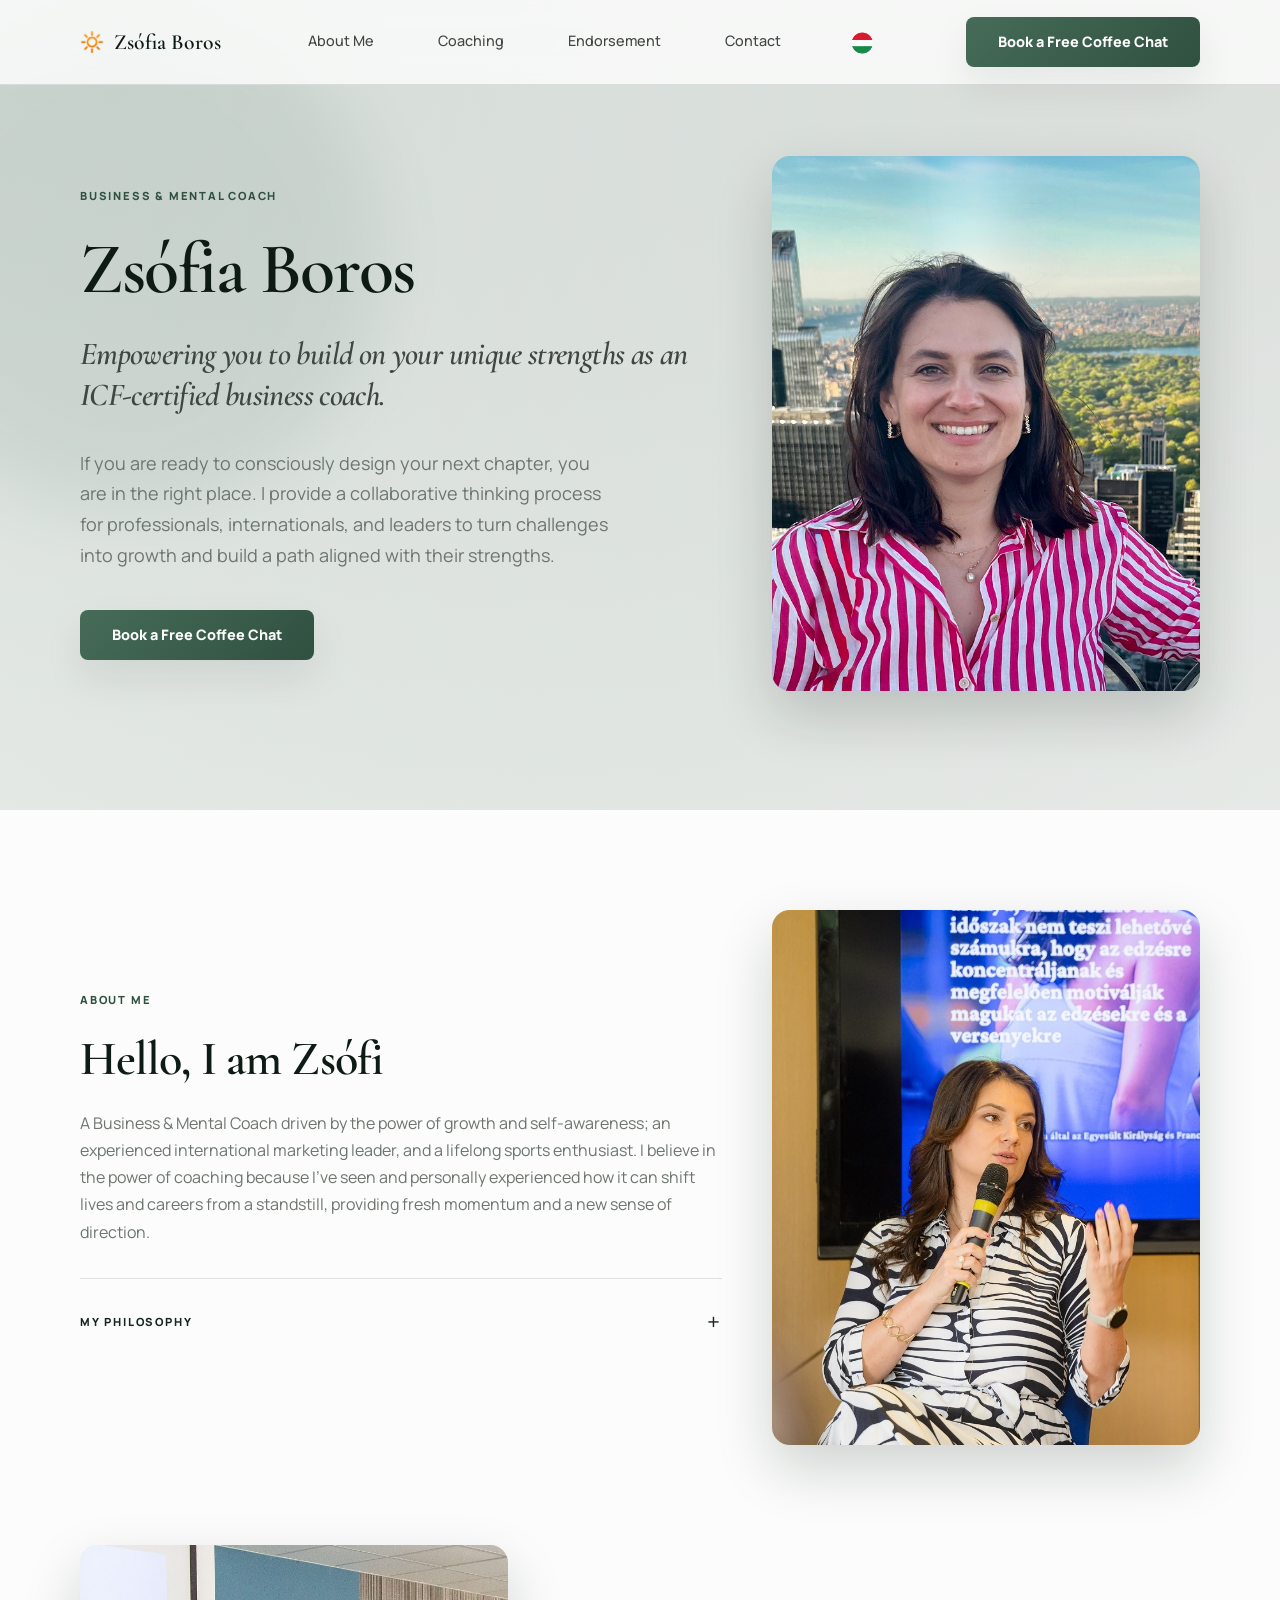
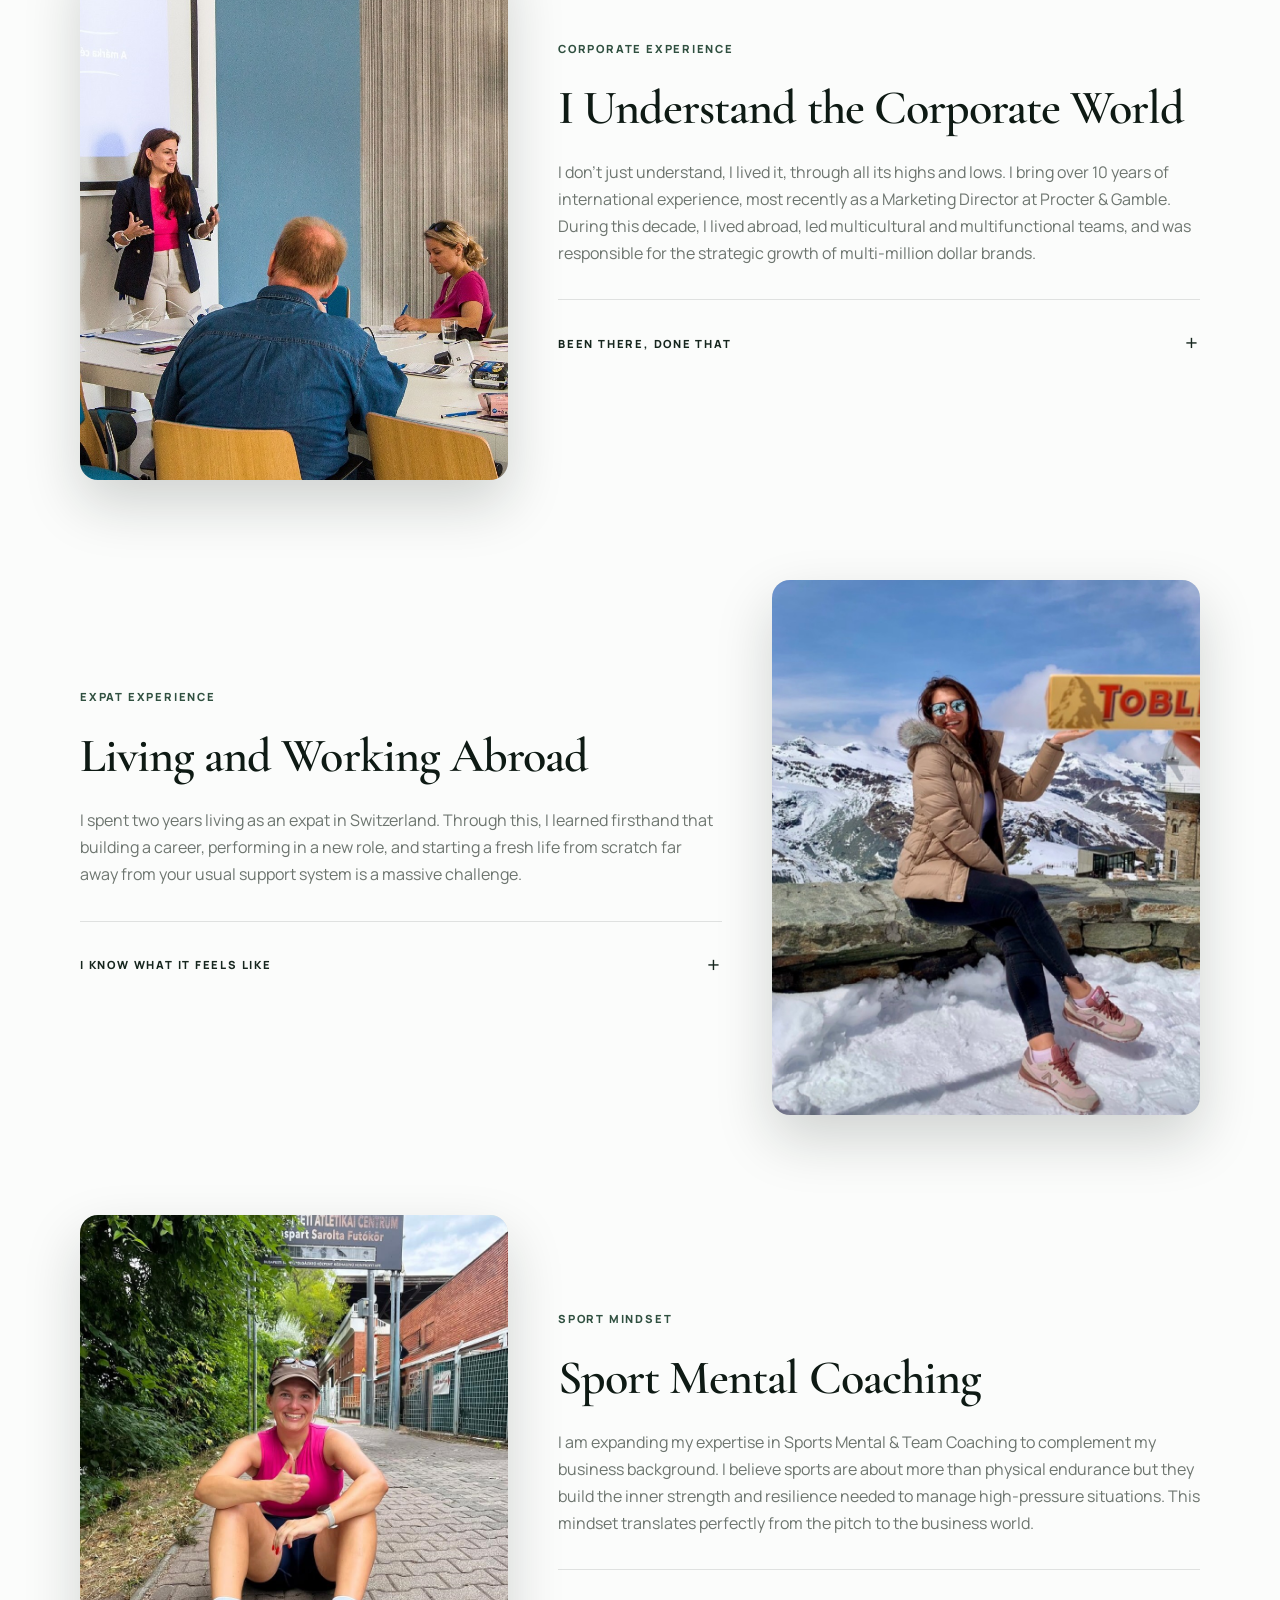
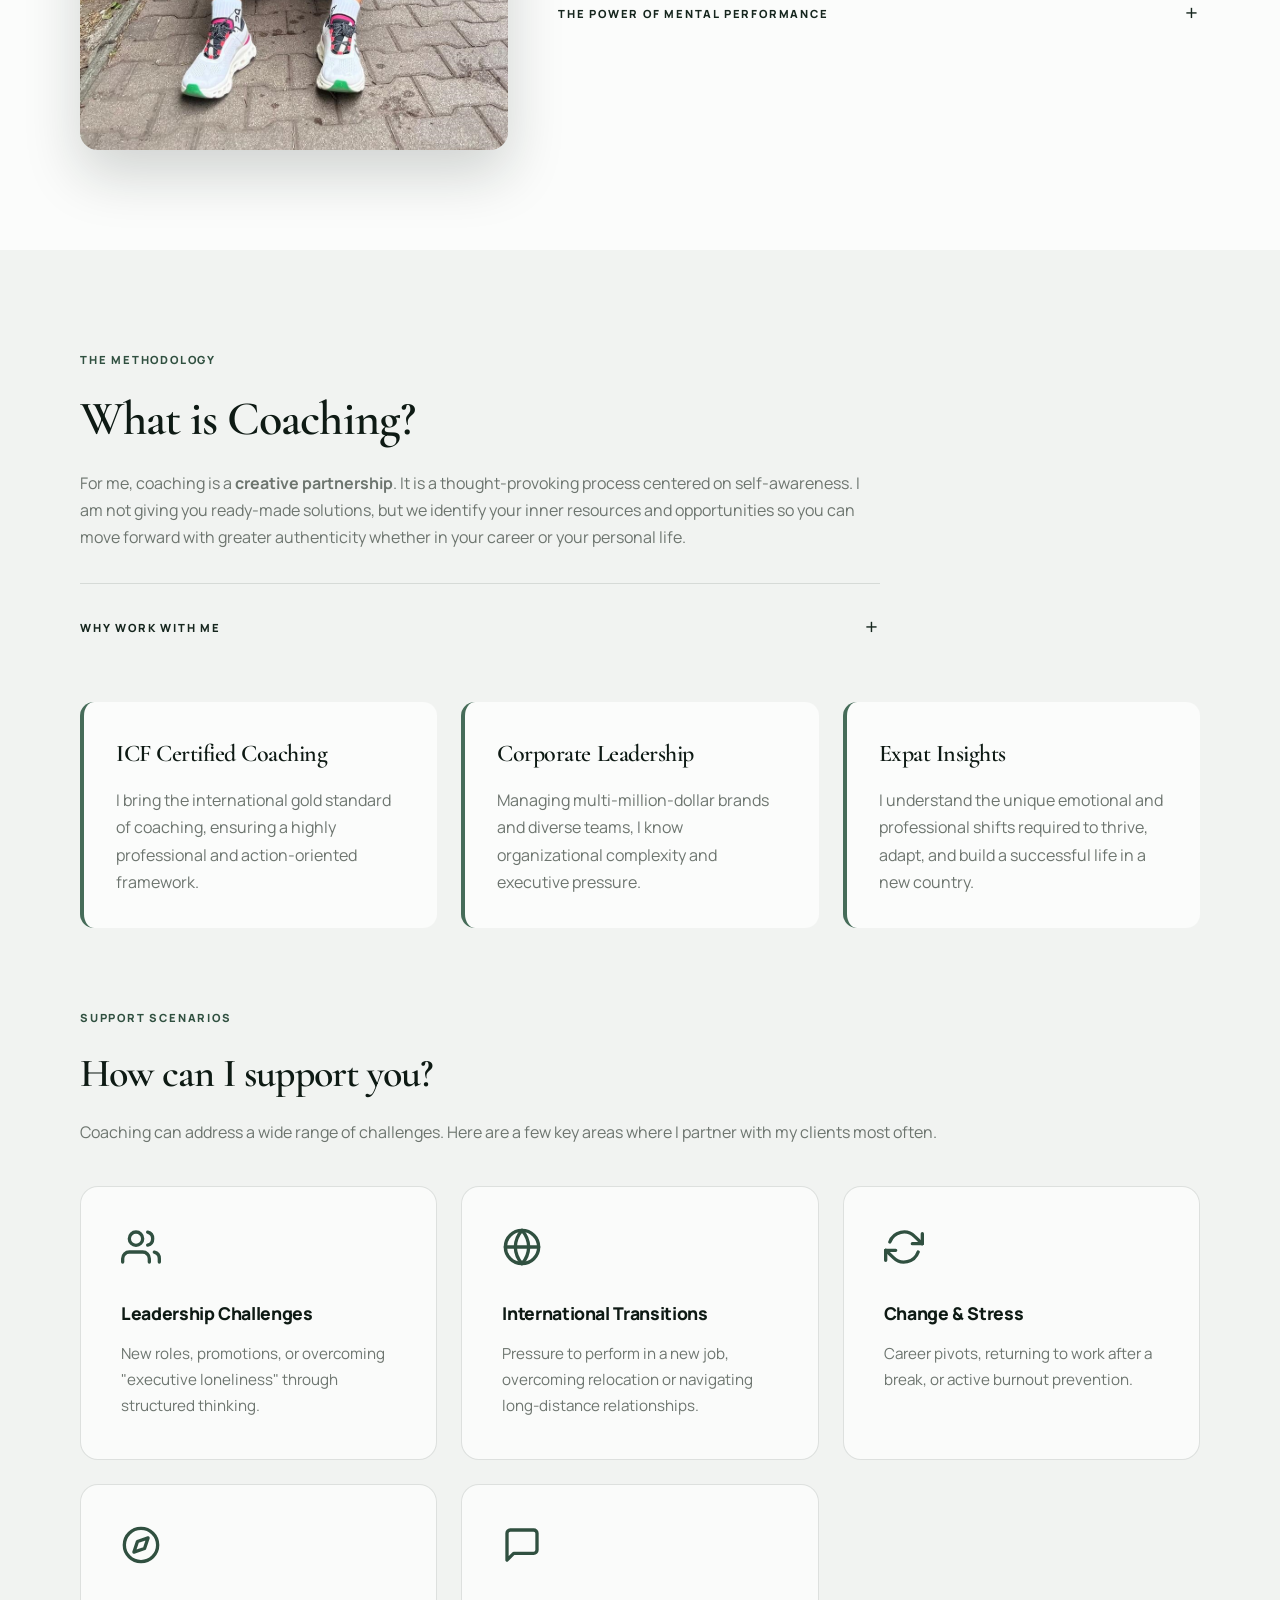
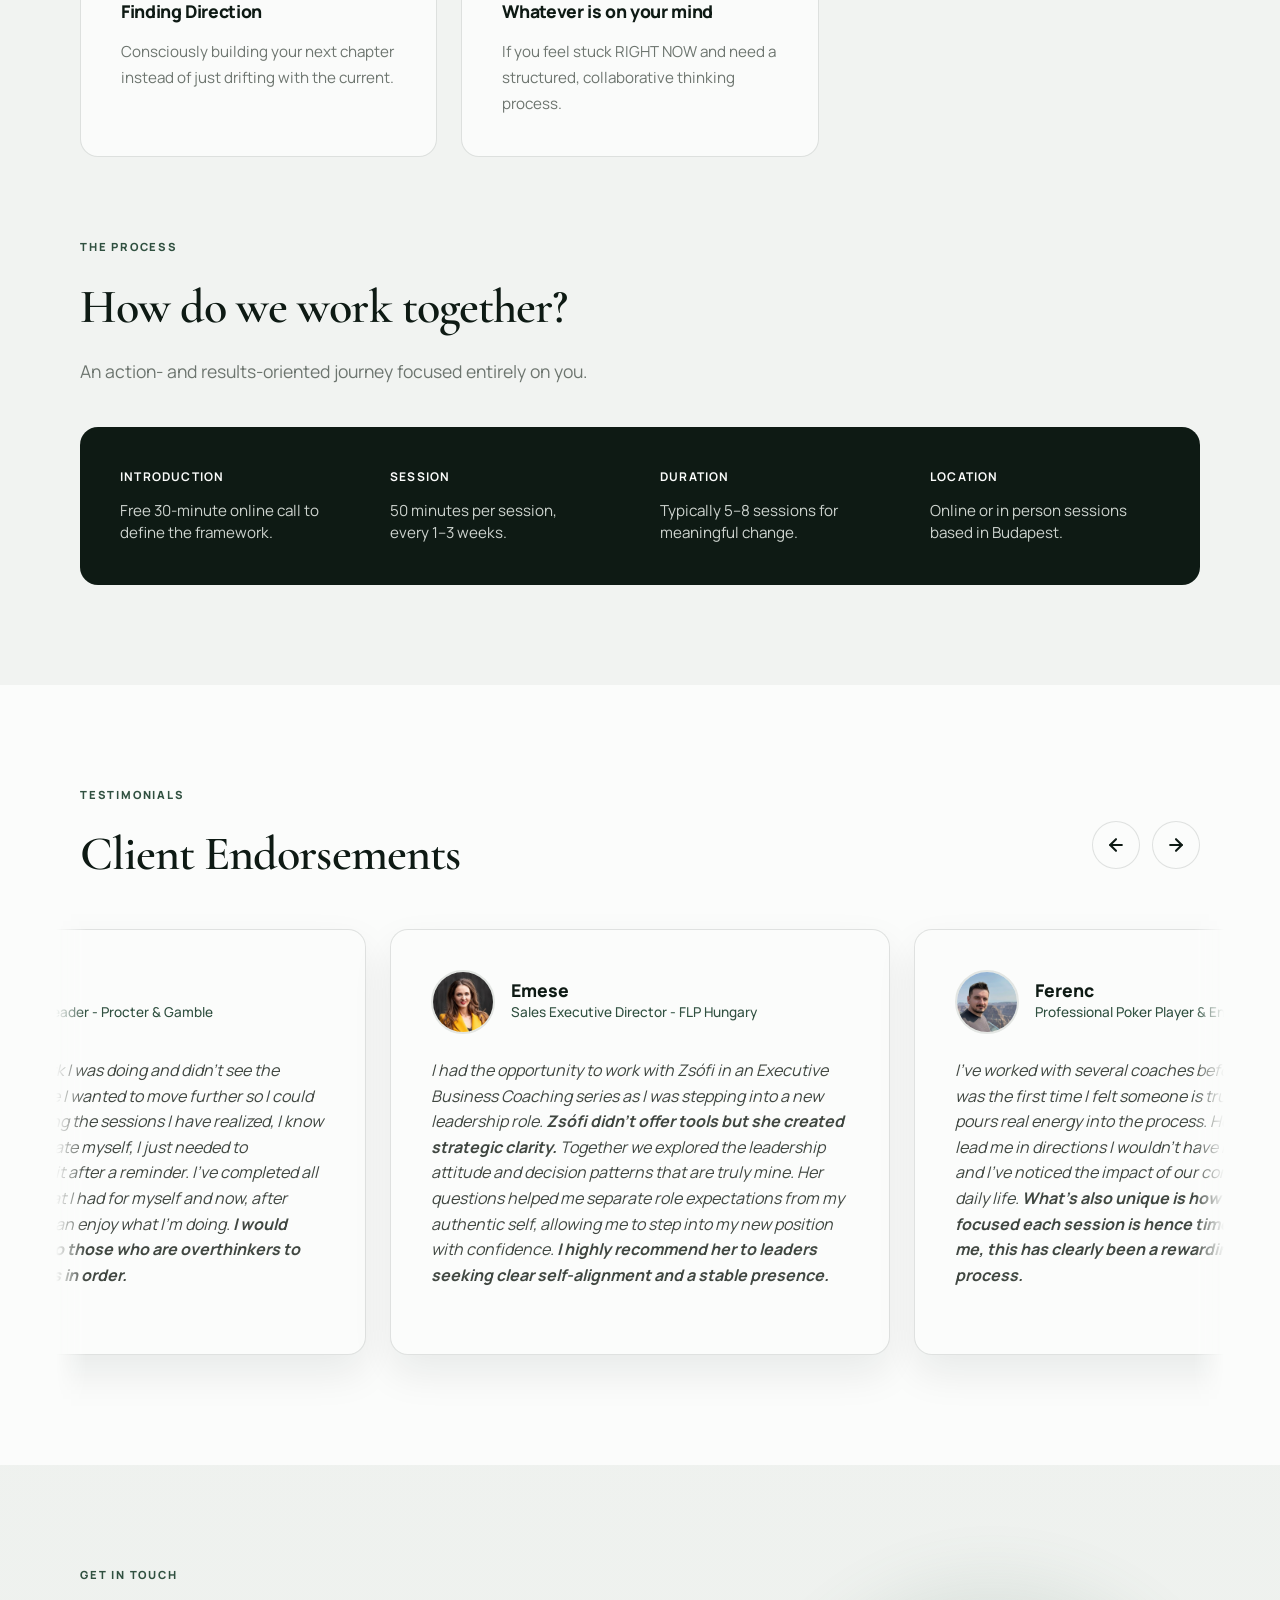
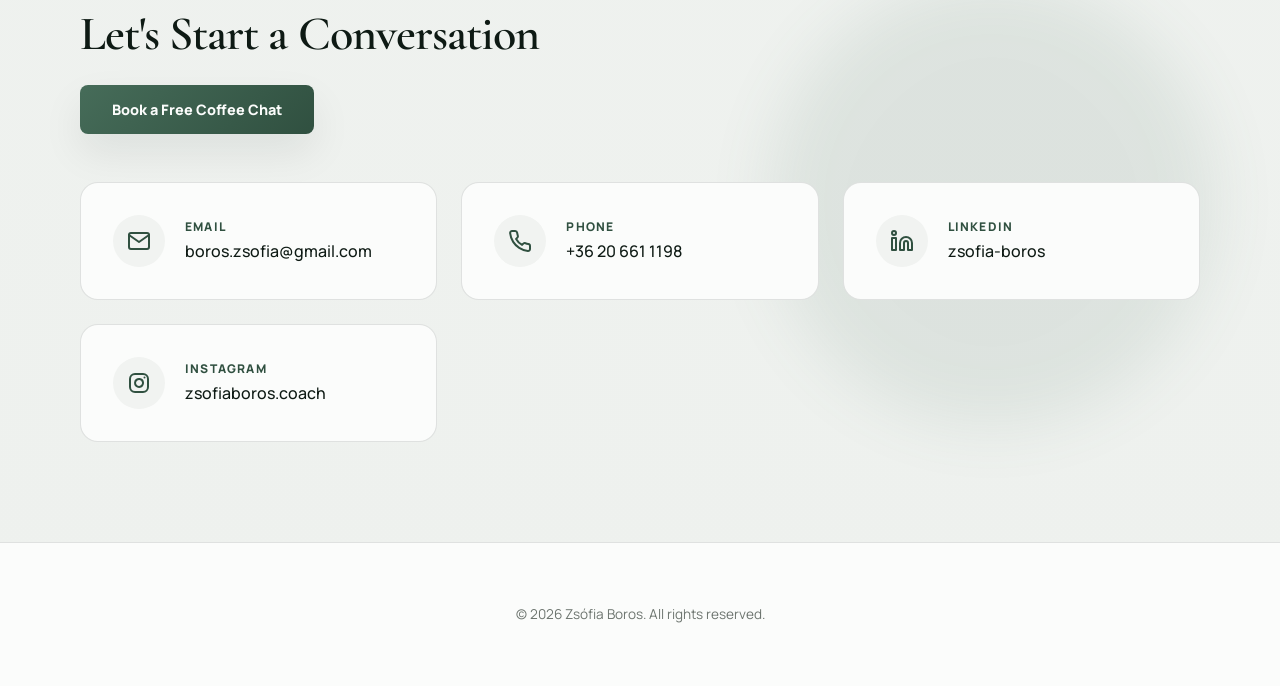
<file: index-old.html>
<!doctype html>
<html lang="en">

<head>
    <meta charset="UTF-8" />
    <meta name="viewport" content="width=device-width, initial-scale=1.0" />
    <title>Zsófia Boros | Business Coach</title>
    <meta name="description"
        content="ICF-certified Business Coach with 10+ years of international leadership experience." />
    <meta property="og:title" content="Zsófia Boros | Business Coach" />
    <meta property="og:description"
        content="ICF-certified Business Coach with 10+ years of international leadership experience." />
    <meta property="og:image" content="https://zsofiaboros.coach/preview.png" />
    <meta property="og:image:width" content="1200" />
    <meta property="og:image:height" content="630" />
    <meta property="og:type" content="website" />
    <meta property="og:url" content="https://zsofiaboros.coach/" />
    <meta property="og:site_name" content="Zsófia Boros Coaching" />
    <meta name="twitter:card" content="summary_large_image" />
    <meta name="twitter:title" content="Zsófia Boros | Business Coach" />
    <meta name="twitter:description"
        content="ICF-certified Business Coach with 10+ years of international leadership experience." />
    <meta name="twitter:image" content="https://zsofiaboros.coach/preview.png" />
    <meta name="msapplication-TileImage" content="pics/sun.png" />
    <link rel="canonical" href="https://zsofiaboros.coach/" />
    <link rel="icon" type="image/png" href="pics/sun.png" />
    <link rel="apple-touch-icon" href="pics/sun.png" />
    <link rel="shortcut icon" href="favicon.ico" type="image/x-icon" />
    <link rel="preconnect" href="https://fonts.googleapis.com" />
    <link rel="preconnect" href="https://fonts.gstatic.com" crossorigin />
    <link
        href="https://fonts.googleapis.com/css2?family=Cormorant+Garamond:wght@400;600&family=Manrope:wght@400;500;800&display=swap"
        rel="stylesheet" />
    <script src="https://vercel.com/_vercel/insights/script.js"></script>
    <style>
        :root {
            --green-950: #0e1a14;
            --green-900: #16261e;
            --green-800: #21372c;
            --green-700: #305040;
            --green-600: #466c59;
            --gray-100: #f1f3f1;
            --gray-200: #e3e6e3;
            --gray-300: #cdd3ce;
            --gray-500: #6d756f;
            --gray-700: #404741;
            --white: #fbfcfb;
            --ink: #1b221d;
            --line: rgba(22, 38, 30, 0.12);
            --card: rgba(251, 252, 251, 0.88);
            --shadow: 0 18px 40px rgba(18, 29, 23, 0.08);
            --shadow-strong: 0 24px 56px rgba(18, 29, 23, 0.18);
            --container: min(1120px, calc(100vw - 28px));
            --radius-xl: 18px;
            --radius-lg: 14px;
            --radius-md: 10px;
            --radius-sm: 8px;
        }

        /* Theme Definitions */
        body.theme-green {
            --green-950: #0e1a14;
            --green-900: #16261e;
            --green-800: #21372c;
            --green-700: #305040;
            --green-600: #466c59;
            --accent-rgb: 70, 108, 89;
        }

        body.theme-ochre {
            --green-950: #1a1408;
            --green-900: #261e0b;
            --green-800: #372b10;
            --green-700: #503f17;
            --green-600: #b8860b;
            --accent-rgb: 184, 134, 11;
        }

        * {
            margin: 0;
            padding: 0;
            box-sizing: border-box;
            -webkit-tap-highlight-color: transparent;
        }

        body {
            font-family: "Manrope", sans-serif;
            line-height: 1.7;
            color: var(--gray-500);
            background:
                radial-gradient(circle at top left,
                    rgba(var(--accent-rgb), 0.15),
                    transparent 24%),
                radial-gradient(circle at right top,
                    rgba(109, 117, 111, 0.14),
                    transparent 24%),
                linear-gradient(180deg, #f4f6f4 0%, #eef1ee 100%);
            min-height: 100vh;
            overflow-x: hidden;
            position: relative;
            transition: background 0.5s ease;
        }

        html {
            overflow-x: hidden;
            scroll-behavior: smooth;
        }

        h1,
        h2,
        h3 {
            font-family: "Cormorant Garamond", serif;
            color: var(--green-950);
            letter-spacing: -0.02em;
            font-weight: 600;
        }

        .container {
            width: var(--container);
            margin: 0 auto;
        }

        /* Header Styles */
        .header {
            position: fixed;
            top: 0;
            left: 0;
            right: 0;
            background: rgba(251, 252, 251, 0.85);
            backdrop-filter: blur(12px);
            -webkit-backdrop-filter: blur(12px);
            border-bottom: 1px solid var(--line);
            z-index: 1000;
        }

        .header-container {
            height: 72px;
            display: flex;
            align-items: center;
            justify-content: space-between;
        }

        .header-left {
            display: flex;
            align-items: center;
            gap: 12px;
        }

        .logo {
            font-family: "Cormorant Garamond", serif;
            font-size: 1.35rem;
            font-weight: 600;
            color: var(--green-950);
            text-decoration: none;
            white-space: nowrap;
            display: flex;
            align-items: center;
            gap: 10px;
        }

        .logo-icon {
            height: 24px;
            width: auto;
            display: none;
        }

        .nav-desktop {
            display: none;
            gap: 32px;
        }

        .nav-desktop a {
            text-decoration: none;
            color: var(--gray-700);
            font-size: 0.9rem;
            font-weight: 500;
            transition: all 0.2s;
            padding: 8px 16px;
            border-radius: var(--radius-sm);
        }

        .nav-desktop a:hover {
            color: var(--green-700);
        }

        .button-sm {
            padding: 10px 18px;
            font-size: 0.8rem;
        }

        .cta-desktop {
            display: none;
        }

        .menu-toggle {
            display: flex;
            flex-direction: column;
            gap: 5px;
            background: none;
            border: none;
            cursor: pointer;
            padding: 4px;
        }

        .menu-toggle span {
            display: block;
            width: 20px;
            height: 2px;
            background: var(--green-950);
        }

        .mobile-menu {
            display: none;
            background: var(--white);
            padding: 0;
        }

        .mobile-menu.is-active {
            display: block;
        }

        .nav-mobile {
            display: flex;
            flex-direction: column;
            gap: 0;
            padding: 0;
            border-top: 1px solid var(--line);
        }

        .nav-mobile a {
            text-decoration: none;
            color: var(--green-950);
            font-weight: 500;
            font-size: 1.1rem;
            padding: 0 16px;
            display: flex;
            align-items: center;
            height: 72px;
            border-bottom: 1px solid var(--line);
        }

        .nav-mobile a:last-child {
            border-bottom: none;
        }

        /* Hero Layout */
        .hero {
            padding: 100px 0 80px 0;
            display: flex;
            align-items: center;
            min-height: 90vh;
        }

        .hero-grid {
            display: grid;
            grid-template-columns: 1fr;
            gap: 50px;
            align-items: center;
        }

        @media (min-width: 1024px) {
            .menu-toggle {
                display: none;
            }

            .nav-desktop {
                display: flex;
            }

            .header-container {
                height: 84px;
            }

            .hero {
                padding-top: calc(84px + 2rem);
            }

            .mobile-menu {
                display: none !important;
            }

            .cta-desktop {
                display: inline;
            }

            .cta-mobile {
                display: none;
            }

            .logo-icon {
                display: block;
            }

            .hero-grid {
                grid-template-columns: minmax(0, 1.2fr) minmax(300px, 0.8fr);
            }
        }

        .section-kicker {
            text-transform: uppercase;
            letter-spacing: 0.16em;
            font-size: 0.7rem;
            font-weight: 800;
            color: var(--green-700);
            margin-bottom: 1.5rem;
            display: block;
        }

        .hero-title {
            font-size: clamp(3rem, 8vw, 4.5rem);
            line-height: 1.1;
            margin-bottom: 1.5rem;
        }

        .hero-description {
            font-size: 1.125rem;
            max-width: 540px;
            margin-bottom: 2.5rem;
        }

        .cta-group {
            display: flex;
            gap: 16px;
            flex-wrap: wrap;
        }

        .button {
            padding: 16px 32px;
            text-decoration: none;
            font-size: 0.9rem;
            display: inline-block;
            text-align: center;
            line-height: 1.2;
        }

        .button-primary {
            background: linear-gradient(135deg,
                    var(--green-600),
                    var(--green-700));
            color: var(--white);
            font-weight: 800;
            border-radius: var(--radius-sm);
            box-shadow: var(--shadow);
        }

        .button-secondary {
            background: rgba(255, 255, 255, 0.7);
            border: 1px solid var(--line);
            color: var(--green-900);
            font-weight: 800;
            border-radius: var(--radius-sm);
            backdrop-filter: blur(8px);
        }

        .hero-image-wrapper {
            position: relative;
            border-radius: var(--radius-xl);
            overflow: hidden;
            box-shadow: var(--shadow-strong);
            aspect-ratio: 4/5;
            background-color: var(--gray-200);
        }

        .hero-image-wrapper img {
            width: 100%;
            height: 100%;
            object-fit: cover;
            display: block;
        }

        /* About Me Section Styles */
        .about-section {
            padding: 100px 0;
            background: var(--white);
            position: relative;
            z-index: 1;
        }

        .about-row {
            display: grid;
            grid-template-columns: 1fr;
            gap: 40px;
            align-items: center;
            margin-bottom: 100px;
        }

        .about-row:last-child {
            margin-bottom: 0;
        }

        @media (min-width: 1024px) {
            .about-row {
                grid-template-columns: minmax(0, 1.2fr) minmax(300px, 0.8fr);
                gap: 50px;
            }

            .about-row.reverse {
                direction: rtl;
            }

            .about-row.reverse>* {
                direction: ltr;
            }
        }

        .emphasis {
            color: var(--green-800);
            font-weight: 600;
            font-size: 1.5rem;
            display: block;
            margin: 1.5rem 0;
            font-family: "Cormorant Garamond", serif;
            font-style: italic;
        }

        .accordion {
            border-top: 1px solid var(--line);
            margin-top: 2rem;
        }

        .accordion summary {
            font-weight: 800;
            cursor: pointer;
            list-style: none;
            padding: 1.5rem 0;
            display: flex;
            justify-content: space-between;
            align-items: center;
            color: var(--green-900);
            font-size: 0.7rem;
            text-transform: uppercase;
            letter-spacing: 0.16em;
        }

        .accordion summary::after {
            content: "+";
            font-size: 1.4rem;
            font-weight: 400;
            transition: transform 0.2s ease;
        }

        .accordion[open] summary::after {
            transform: rotate(45deg);
        }

        .accordion-content {
            padding-bottom: 1.5rem;
        }

        .page-bg {
            position: absolute;
            filter: blur(32px);
            opacity: 0.5;
            border-radius: 999px;
            z-index: -1;
            pointer-events: none;
        }

        .bg-container {
            position: absolute;
            top: 0;
            left: 0;
            width: 100%;
            height: 100%;
            overflow: hidden;
            z-index: -1;
            pointer-events: none;
        }

        /* Coaching Section Styles */
        .coaching-section {
            padding: 100px 0;
            background: var(--gray-100);
        }

        .coaching-intro {
            max-width: 800px;
            margin-bottom: 32px;
        }

        .distinction-grid {
            display: grid;
            grid-template-columns: 1fr;
            gap: 24px;
            margin-bottom: 80px;
        }

        @media (min-width: 768px) {
            .distinction-grid {
                grid-template-columns: 1fr 1fr 1fr;
            }
        }

        .distinction-card {
            background: var(--white);
            padding: 32px;
            border-radius: var(--radius-lg);
            border-left: 4px solid var(--green-600);
        }

        .distinction-card h3 {
            font-size: 1.5rem;
            margin-bottom: 12px;
        }

        .scenarios-grid {
            display: grid;
            grid-template-columns: repeat(auto-fit, minmax(300px, 1fr));
            gap: 24px;
            margin-top: 40px;
        }

        .scenario-card {
            background: var(--card);
            padding: 40px;
            border-radius: var(--radius-xl);
            border: 1px solid var(--line);
            transition: all 0.3s ease;
        }

        .scenario-card:hover {
            border-color: var(--green-600);
            box-shadow: var(--shadow);
        }

        .scenario-icon {
            width: 40px;
            height: 40px;
            color: var(--green-700);
            margin-bottom: 24px;
        }

        .process-info {
            display: grid;
            grid-template-columns: repeat(auto-fit, minmax(200px, 1fr));
            gap: 40px;
            margin-top: 32px;
            padding: 40px;
            background: var(--green-950);
            color: var(--gray-300);
            border-radius: var(--radius-xl);
        }

        .process-item h4 {
            color: var(--white);
            font-family: "Manrope", sans-serif;
            font-size: 0.75rem;
            text-transform: uppercase;
            letter-spacing: 0.1em;
            margin-bottom: 12px;
        }

        .process-item p {
            font-size: 0.95rem;
            line-height: 1.5;
        }

        /* Endorsement Section Styles */
        .endorsement-section {
            padding: 100px 0 30px;
            background: var(--white);
            overflow: hidden;
        }

        .endorsement-carousel {
            display: flex;
            gap: 24px;
            overflow-x: auto;
            scroll-snap-type: x mandatory;
            padding: 40px 24px 80px;
            margin: 0 -24px;
            scrollbar-width: none;
            /* Firefox */
            -ms-overflow-style: none;
            /* IE/Edge */
            -webkit-mask-image: linear-gradient(to right,
                    transparent,
                    black 30px,
                    black calc(100% - 30px),
                    transparent);
            mask-image: linear-gradient(to right,
                    transparent,
                    black 30px,
                    black calc(100% - 30px),
                    transparent);
        }

        .endorsement-carousel::-webkit-scrollbar {
            display: none;
            /* Chrome/Safari */
        }

        .endorsement-card {
            flex: 0 0 calc(100% - 40px);
            scroll-snap-align: center;
            scroll-snap-stop: always;
            background: var(--white);
            padding: 40px;
            border-radius: var(--radius-xl);
            border: 1px solid var(--line);
            box-shadow: var(--shadow);
            display: flex;
            flex-direction: column;
            gap: 24px;
            transition: box-shadow 0.3s ease;
        }

        .endorsement-card:hover {
            box-shadow: var(--shadow-strong);
        }

        @media (min-width: 768px) {
            .endorsement-card {
                flex: 0 0 500px;
            }
        }

        .endorsement-header {
            display: flex;
            align-items: center;
            gap: 16px;
        }

        .endorsement-img {
            width: 64px;
            height: 64px;
            border-radius: 50%;
            object-fit: cover;
            border: 2px solid var(--gray-200);
        }

        .endorsement-info h4 {
            font-family: "Manrope", sans-serif;
            font-size: 1.1rem;
            color: var(--green-950);
            font-weight: 800;
            line-height: 1.2;
        }

        .endorsement-info p {
            font-size: 0.85rem;
            color: var(--green-700);
            font-weight: 500;
        }

        .endorsement-text {
            font-size: 1rem;
            line-height: 1.6;
            color: var(--gray-700);
            font-style: italic;
            position: relative;
        }

        .endorsement-text::before {
            content: '"';
            font-family: "Cormorant Garamond", serif;
            font-size: 3rem;
            color: var(--gray-200);
            position: absolute;
            top: -20px;
            left: -10px;
            z-index: -1;
        }

        /* Carousel Controls */
        .carousel-nav {
            display: none;
            justify-content: flex-end;
            gap: 12px;
            margin-top: -60px;
            /* Pulls it up level with the title area */
            margin-bottom: 20px;
            position: relative;
            z-index: 10;
        }

        @media (min-width: 1024px) {
            .carousel-nav {
                display: flex;
            }
        }

        .nav-btn {
            width: 48px;
            height: 48px;
            border-radius: 50%;
            border: 1px solid var(--line);
            background: var(--white);
            color: var(--green-950);
            cursor: pointer;
            display: flex;
            align-items: center;
            justify-content: center;
            transition: all 0.3s ease;
        }

        .nav-btn:hover {
            background: var(--gray-100);
            border-color: var(--gray-300);
        }

        .nav-btn svg {
            width: 20px;
            height: 20px;
        }

        /* Contact Section */
        .contact-section {
            padding: 100px 0;
        }

        .contact-grid {
            display: grid;
            grid-template-columns: repeat(auto-fit, minmax(280px, 1fr));
            gap: 24px;
            margin-top: 48px;
        }

        .contact-card {
            background: var(--white);
            padding: 32px;
            border-radius: var(--radius-xl);
            display: flex;
            align-items: center;
            gap: 20px;
            text-decoration: none;
            border: 1px solid var(--line);
            transition: all 0.3s ease;
        }

        .contact-card:hover {
            border-color: var(--green-600);
            box-shadow: var(--shadow);
        }

        .contact-icon-box {
            width: 52px;
            height: 52px;
            background: var(--gray-100);
            border-radius: 50%;
            display: flex;
            align-items: center;
            justify-content: center;
            color: var(--green-700);
            flex-shrink: 0;
        }

        .contact-icon-box svg {
            width: 24px;
            height: 24px;
        }

        .contact-info {
            display: flex;
            flex-direction: column;
        }

        .contact-label {
            font-size: 0.75rem;
            text-transform: uppercase;
            letter-spacing: 0.1em;
            color: var(--green-700);
            font-weight: 800;
        }

        .contact-value {
            font-size: 1rem;
            color: var(--green-950);
            font-weight: 500;
        }

        .footer {
            padding: 60px 0;
            background: var(--white);
            text-align: center;
            border-top: 1px solid var(--line);
        }

        .footer p {
            font-size: 0.85rem;
            color: var(--gray-500);
        }
    </style>
</head>

<body class="theme-green">
    <div class="bg-container">
        <div class="page-bg" style="
                    top: 0%;
                    left: -10%;
                    width: 40vw;
                    height: 40vw;
                    background: var(--green-600);
                    opacity: 0.1;
                "></div>
        <div class="page-bg" style="
                    top: 15%;
                    right: -5%;
                    width: 30vw;
                    height: 30vw;
                    background: var(--gray-300);
                    opacity: 0.2;
                "></div>
        <div class="page-bg" style="
                    top: 35%;
                    left: -15%;
                    width: 50vw;
                    height: 50vw;
                    background: var(--gray-200);
                    opacity: 0.15;
                "></div>
        <div class="page-bg" style="
                    top: 55%;
                    right: -10%;
                    width: 45vw;
                    height: 45vw;
                    background: var(--green-700);
                    opacity: 0.1;
                "></div>
        <div class="page-bg" style="
                    top: 75%;
                    left: -5%;
                    width: 40vw;
                    height: 40vw;
                    background: var(--gray-300);
                    opacity: 0.12;
                "></div>
        <div class="page-bg" style="
                    top: 90%;
                    right: 5%;
                    width: 35vw;
                    height: 35vw;
                    background: var(--green-600);
                    opacity: 0.1;
                "></div>
    </div>

    <header class="header">
        <div class="container">
            <div class="header-container">
                <div class="header-left">
                    <button class="menu-toggle" id="menuToggle" aria-label="Toggle menu">
                        <span></span>
                        <span></span>
                        <span></span>
                    </button>
                    <a href="#" class="logo">
                        <img src="pics/sun.png" alt="" class="logo-icon" />
                        Zsófia Boros
                    </a>
                </div>

                <nav class="nav-desktop">
                    <a href="#about">About Me</a>
                    <a href="#coaching">Coaching</a>
                    <a href="#endorsement">Endorsement</a>
                    <a href="#contact">Contact</a>
                    <a href="/hu/index.html" aria-label="Switch to Hungarian" title="Switch to Hungarian"><span
                            aria-hidden="true"><img src="pics/Magyar%20z%C3%A1szl%C3%B3.png" alt="" width="34"
                                height="24" style="object-fit: contain; vertical-align: middle;"></span></a>
                </nav>

                <div class="header-right">
                    <a href="mailto:boros.zsofia@gmail.com?subject=🔆 Coaching%20Inquiry%20%7C%20Book%20a%20Free%20Coffee%20Chat&body=Hello%20Zs%C3%B3fi%2C%0D%0A%0D%0AI’ve%20visited%20your%20website%20and%20would%20love%20to%20learn%20more%20about%20your%20coaching%20process.%20I’m%20interested%20in%20booking%20a%20free%2030-minute%20virtual%20coffee%20chat%20to%20see%20how%20we%20could%20partner%20together.%0D%0A%0D%0ABest%20regards%2C"
                        class="button button-primary button-sm">
                        <span class="cta-mobile">Book a Chat</span>
                        <span class="cta-desktop">Book a Free Coffee Chat</span>
                    </a>
                </div>
            </div>
        </div>
        <div class="mobile-menu" id="mobileMenu">
            <div class="container">
                <nav class="nav-mobile">
                    <a href="#about">About Me</a>
                    <a href="#coaching">Coaching</a>
                    <a href="#endorsement">Endorsement</a>
                    <a href="#contact">Contact</a>
                    <a href="/hu/index.html" aria-label="Switch to Hungarian" title="Switch to Hungarian"><span
                            aria-hidden="true"><img src="pics/Magyar%20z%C3%A1szl%C3%B3.png" alt="" width="34"
                                height="24" style="object-fit: contain; vertical-align: middle;"></span></a>
                </nav>
            </div>
        </div>
    </header>

    <section class="hero">
        <div class="container">
            <div class="hero-grid">
                <div class="hero-content" data-reveal>
                    <span class="section-kicker">Business & Mental Coach</span>
                    <h1 class="hero-title">Zsófia Boros</h1>
                    <h2 style="
                                font-size: 2rem;
                                margin-bottom: 2rem;
                                margin-right: 2rem;
                                line-height: 1.3;
                                font-style: italic;
                                color: var(--gray-700);
                            ">
                        Empowering you to build on your unique strengths as
                        an ICF-certified business coach.
                    </h2>
                    <p class="hero-description">
                        If you are ready to consciously design your next
                        chapter, you are in the right place. I provide a
                        collaborative thinking process for professionals,
                        internationals, and leaders to turn challenges into
                        growth and build a path aligned with their
                        strengths.
                    </p>
                    <div class="cta-group">
                        <a href="mailto:boros.zsofia@gmail.com?subject=🔆 Coaching%20Inquiry%20%7C%20Book%20a%20Free%20Coffee%20Chat&body=Hello%20Zs%C3%B3fi%2C%0D%0A%0D%0AI’ve%20visited%20your%20website%20and%20would%20love%20to%20learn%20more%20about%20your%20coaching%20process.%20I’m%20interested%20in%20booking%20a%20free%2030-minute%20virtual%20coffee%20chat%20to%20see%20how%20we%20could%20partner%20together.%0D%0A%0D%0ABest%20regards%2C"
                            class="button button-primary">Book a Free Coffee Chat</a>
                        <!--
                            <a href="#about" class="button button-secondary"
                                >Learn more</a
                            >
                            -->
                    </div>
                </div>
                <div class="hero-image-container" data-reveal>
                    <div class="hero-image-wrapper">
                        <img src="pics/zsofia.jpg" alt="Zsófia Boros - Business Coach" />
                    </div>
                </div>
            </div>
        </div>
    </section>

    <section id="about" class="about-section">
        <div class="container">
            <!-- Subsection 1: Philosophy -->
            <div class="about-row" data-reveal>
                <div class="about-text">
                    <span class="section-kicker">About Me</span>
                    <h2 class="hero-title" style="font-size: clamp(2.2rem, 6vw, 3rem)">
                        Hello, I am Zsófi
                    </h2>
                    <p>
                        A Business & Mental Coach driven by the power of
                        growth and self-awareness; an experienced
                        international marketing leader, and a lifelong
                        sports enthusiast. I believe in the power of
                        coaching because I’ve seen and personally
                        experienced how it can shift lives and careers from
                        a standstill, providing fresh momentum and a new
                        sense of direction.
                    </p>
                    <details class="accordion">
                        <summary>My Philosophy</summary>
                        <div class="accordion-content">
                            <p>
                                As a coach, my promise is simple: I will
                                support you in overcoming the challenges
                                you’ve been struggling with alone. Yes, we
                                will solve them – TOGETHER! Whether it’s an
                                executive-level leadership or personal
                                dilemma, I will guide you through a
                                structured process within the framework of
                                the ICF (International Coaching Federation).
                                You bring the topic; I bring the framework.
                            </p>
                        </div>
                    </details>
                </div>
                <div class="hero-image-wrapper">
                    <img src="pics/introduction-talk.jpg" alt="Zsófia Boros Coaching" />
                </div>
            </div>

            <!-- Subsection 2: Corporate -->
            <div class="about-row reverse" data-reveal>
                <div class="about-text">
                    <span class="section-kicker">Corporate Experience</span>
                    <h2 class="hero-title" style="font-size: clamp(2.2rem, 6vw, 3rem)">
                        I Understand the Corporate World
                    </h2>
                    <p>
                        I don’t just understand, I lived it, through all its
                        highs and lows. I bring over 10 years of
                        international experience, most recently as a
                        Marketing Director at Procter & Gamble. During this
                        decade, I lived abroad, led multicultural and
                        multifunctional teams, and was responsible for the
                        strategic growth of multi-million dollar brands.
                    </p>
                    <details class="accordion">
                        <summary>Been there, done that</summary>
                        <div class="accordion-content">
                            <p>
                                Throughout my career, I have navigated
                                complex market crises and celebrated major
                                successes. I know exactly what real
                                responsibility feels like. I have personally
                                experienced the weight of executive
                                expectations, the pressure, and the real
                                risk of burnout.
                            </p>
                        </div>
                    </details>
                </div>
                <div class="hero-image-wrapper">
                    <img src="pics/introduction-present.jpg" alt="Zsófia Boros Business Experience" />
                </div>
            </div>

            <!-- Subsection 3: Expat -->
            <div class="about-row" data-reveal>
                <div class="about-text">
                    <span class="section-kicker">Expat Experience</span>
                    <h2 class="hero-title" style="font-size: clamp(2.2rem, 6vw, 3rem)">
                        Living and Working Abroad
                    </h2>
                    <p>
                        I spent two years living as an expat in Switzerland.
                        Through this, I learned firsthand that building a
                        career, performing in a new role, and starting a
                        fresh life from scratch far away from your usual
                        support system is a massive challenge.
                    </p>
                    <details class="accordion">
                        <summary>I know what it feels like</summary>
                        <div class="accordion-content">
                            <p>
                                Moving at the height of Covid meant spending
                                my first six months in lockdown with a
                                completely closed office. Yet, despite this
                                tough start, it became one of the most
                                defining and beautiful chapters of my life,
                                teaching me self-awareness, mental
                                resilience, and how to build new and keep
                                old connections across thousands of
                                kilometers.
                            </p>
                        </div>
                    </details>
                </div>
                <div class="hero-image-wrapper">
                    <img src="pics/introduction-toblerone.jpeg" alt="Zsófia Boros Expat Experience" />
                </div>
            </div>

            <!-- Subsection 4: Sports -->
            <div class="about-row reverse" data-reveal>
                <div class="about-text">
                    <span class="section-kicker">Sport Mindset</span>
                    <h2 class="hero-title" style="font-size: clamp(2.2rem, 6vw, 3rem)">
                        Sport Mental Coaching
                    </h2>
                    <p>
                        I am expanding my expertise in Sports Mental & Team
                        Coaching to complement my business background. I
                        believe sports are about more than physical
                        endurance but they build the inner strength and
                        resilience needed to manage high-pressure
                        situations. This mindset translates perfectly from
                        the pitch to the business world.
                    </p>
                    <details class="accordion">
                        <summary>The Power of Mental Performance</summary>
                        <div class="accordion-content">
                            <p>
                                Sports have always been my anchor for mental
                                stamina and key energy source. Following 13
                                years of competitive handball, I continue to
                                challenge myself, whether it's a 30km run,
                                scuba diving, or tennis. Learning to
                                maintain sharp focus, staying calm under
                                pressure, and navigating failure all play a
                                vital role in my coaching process.
                            </p>
                        </div>
                    </details>
                </div>
                <div class="hero-image-wrapper">
                    <img src="pics/introduction-sport.jpg" alt="Zsófia Boros Sports Mindset" />
                </div>
            </div>
        </div>
    </section>

    <section id="coaching" class="coaching-section">
        <div class="container">
            <div class="coaching-intro">
                <span class="section-kicker">The Methodology</span>
                <h2 class="hero-title" style="font-size: clamp(2.2rem, 6vw, 3rem)">
                    What is Coaching?
                </h2>
                <p>
                    For me, coaching is a
                    <strong>creative partnership</strong>. It is a
                    thought-provoking process centered on self-awareness. I
                    am not giving you ready-made solutions, but we identify
                    your inner resources and opportunities so you can move
                    forward with greater authenticity whether in your career
                    or your personal life.
                </p>
                <details class="accordion">
                    <summary>Why work with me</summary>
                    <div class="accordion-content">
                        <p>
                            True professional evolution requires more than
                            just textbook theory. By combining an
                            ICF-certified coaching framework with a decade
                            of real-world leadership experience, I offer a
                            partnership to elevate your career, impact, and
                            personal growth.
                        </p>
                    </div>
                </details>
            </div>

            <div class="distinction-grid">
                <div class="distinction-card">
                    <h3>ICF Certified Coaching</h3>
                    <p>
                        I bring the international gold standard of coaching,
                        ensuring a highly professional and action-oriented
                        framework.
                    </p>
                </div>
                <div class="distinction-card">
                    <h3>Corporate Leadership</h3>
                    <p>
                        Managing multi-million-dollar brands and diverse
                        teams, I know organizational complexity and
                        executive pressure.
                    </p>
                </div>
                <div class="distinction-card">
                    <h3>Expat Insights</h3>
                    <p>
                        I understand the unique emotional and professional
                        shifts required to thrive, adapt, and build a
                        successful life in a new country.
                    </p>
                </div>
            </div>

            <span class="section-kicker">Support Scenarios</span>
            <h2 class="hero-title" style="font-size: 2.5rem">
                How can I support you?
            </h2>
            <p style="margin-bottom: 40px">
                Coaching can address a wide range of challenges. Here are a
                few key areas where I partner with my clients most often.
            </p>

            <div class="scenarios-grid">
                <div class="scenario-card">
                    <svg class="scenario-icon" viewBox="0 0 24 24" fill="none" stroke="currentColor" stroke-width="2"
                        stroke-linecap="round" stroke-linejoin="round">
                        <path d="M17 21v-2a4 4 0 0 0-4-4H5a4 4 0 0 0-4 4v2"></path>
                        <circle cx="9" cy="7" r="4"></circle>
                        <path d="M23 21v-2a4 4 0 0 0-3-3.87"></path>
                        <path d="M16 3.13a4 4 0 0 1 0 7.75"></path>
                    </svg>
                    <h3 style="
                                margin-bottom: 12px;
                                font-family: &quot;Manrope&quot;, sans-serif;
                                font-weight: 800;
                                font-size: 1.1rem;
                                color: var(--green-950);
                            ">
                        Leadership Challenges
                    </h3>
                    <p style="font-size: 0.95rem">
                        New roles, promotions, or overcoming "executive
                        loneliness" through structured thinking.
                    </p>
                </div>

                <div class="scenario-card">
                    <svg class="scenario-icon" viewBox="0 0 24 24" fill="none" stroke="currentColor" stroke-width="2"
                        stroke-linecap="round" stroke-linejoin="round">
                        <circle cx="12" cy="12" r="10"></circle>
                        <line x1="2" y1="12" x2="22" y2="12"></line>
                        <path
                            d="M12 2a15.3 15.3 0 0 1 4 10 15.3 15.3 0 0 1-4 10 15.3 15.3 0 0 1-4-10 15.3 15.3 0 0 1 4-10z">
                        </path>
                    </svg>

                    <h3 style="
                                margin-bottom: 12px;
                                font-family: &quot;Manrope&quot;, sans-serif;
                                font-weight: 800;
                                font-size: 1.1rem;
                                color: var(--green-950);
                            ">
                        International Transitions
                    </h3>
                    <p style="font-size: 0.95rem">
                        Pressure to perform in a new job, overcoming
                        relocation or navigating long-distance
                        relationships.
                    </p>
                </div>

                <div class="scenario-card">
                    <svg class="scenario-icon" viewBox="0 0 24 24" fill="none" stroke="currentColor" stroke-width="2"
                        stroke-linecap="round" stroke-linejoin="round">
                        <path d="M23 4v6h-6"></path>
                        <path d="M1 20v-6h6"></path>
                        <path d="M3.51 9a9 9 0 0 1 14.85-3.36L23 10M1 14l4.64 4.36A9 9 0 0 0 20.49 15"></path>
                    </svg>
                    <h3 style="
                                margin-bottom: 12px;
                                font-family: &quot;Manrope&quot;, sans-serif;
                                font-weight: 800;
                                font-size: 1.1rem;
                                color: var(--green-950);
                            ">
                        Change & Stress
                    </h3>
                    <p style="font-size: 0.95rem">
                        Career pivots, returning to work after a break, or
                        active burnout prevention.
                    </p>
                </div>

                <div class="scenario-card">
                    <svg class="scenario-icon" viewBox="0 0 24 24" fill="none" stroke="currentColor" stroke-width="2"
                        stroke-linecap="round" stroke-linejoin="round">
                        <circle cx="12" cy="12" r="10"></circle>
                        <polygon points="16.24 7.76 14.12 14.12 7.76 16.24 9.88 9.88 16.24 7.76"></polygon>
                    </svg>
                    <h3 style="
                                margin-bottom: 12px;
                                font-family: &quot;Manrope&quot;, sans-serif;
                                font-weight: 800;
                                font-size: 1.1rem;
                                color: var(--green-950);
                            ">
                        Finding Direction
                    </h3>
                    <p style="font-size: 0.95rem">
                        Consciously building your next chapter instead of
                        just drifting with the current.
                    </p>
                </div>

                <div class="scenario-card">
                    <svg class="scenario-icon" viewBox="0 0 24 24" fill="none" stroke="currentColor" stroke-width="2"
                        stroke-linecap="round" stroke-linejoin="round">
                        <path d="M21 15a2 2 0 0 1-2 2H7l-4 4V5a2 2 0 0 1 2-2h14a2 2 0 0 1 2 2z"></path>
                    </svg>
                    <h3 style="
                                margin-bottom: 12px;
                                font-family: &quot;Manrope&quot;, sans-serif;
                                font-weight: 800;
                                font-size: 1.1rem;
                                color: var(--green-950);
                            ">
                        Whatever is on your mind
                    </h3>
                    <p style="font-size: 0.95rem">
                        If you feel stuck RIGHT NOW and need a structured,
                        collaborative thinking process.
                    </p>
                </div>
            </div>

            <div style="margin-top: 80px">
                <span class="section-kicker">The Process</span>
                <h2 class="hero-title" style="font-size: 3rem">
                    How do we work together?
                </h2>
                <p style="font-size: 1.1rem; margin-bottom: 40px">
                    An action- and results-oriented journey focused entirely
                    on you.
                </p>
            </div>

            <div class="process-info">
                <div class="process-item">
                    <h4>Introduction</h4>
                    <p>
                        Free 30-minute online call to define the framework.
                    </p>
                </div>
                <div class="process-item">
                    <h4>Session</h4>
                    <p>50 minutes per session,<br />every 1–3 weeks.</p>
                </div>
                <div class="process-item">
                    <h4>Duration</h4>
                    <p>Typically 5–8 sessions for meaningful change.</p>
                </div>
                <div class="process-item">
                    <h4>Location</h4>
                    <p>Online or in person sessions based in Budapest.</p>
                </div>
            </div>
        </div>
    </section>

    <section id="endorsement" class="endorsement-section">
        <div class="container">
            <span class="section-kicker">Testimonials</span>
            <h2 class="hero-title" style="
                        font-size: clamp(2.2rem, 6vw, 3rem);
                        margin-bottom: 0;
                    ">
                Client Endorsements
            </h2>
            <p style="
                        text-align: center;
                        font-size: 0.8rem;
                        color: var(--gray-500);
                        margin: 30px 0 0 0;
                    " class="cta-mobile">
                ← Swipe to read more →
            </p>

            <div class="carousel-nav">
                <button class="nav-btn" id="prevBtn" aria-label="Previous">
                    <svg viewBox="0 0 24 24" fill="none" stroke="currentColor" stroke-width="2.5" stroke-linecap="round"
                        stroke-linejoin="round">
                        <line x1="19" y1="12" x2="5" y2="12"></line>
                        <polyline points="12 19 5 12 12 5"></polyline>
                    </svg>
                </button>
                <button class="nav-btn" id="nextBtn" aria-label="Next">
                    <svg viewBox="0 0 24 24" fill="none" stroke="currentColor" stroke-width="2.5" stroke-linecap="round"
                        stroke-linejoin="round">
                        <line x1="5" y1="12" x2="19" y2="12"></line>
                        <polyline points="12 5 19 12 12 19"></polyline>
                    </svg>
                </button>
            </div>

            <div class="endorsement-carousel">
                <!-- Emese -->
                <div class="endorsement-card">
                    <div class="endorsement-header">
                        <img src="pics/emese.jpg" alt="Emese" class="endorsement-img" />
                        <div class="endorsement-info">
                            <h4>Emese</h4>
                            <p>Sales Executive Director - FLP Hungary</p>
                        </div>
                    </div>
                    <p class="endorsement-text">
                        I had the opportunity to work with Zsófi in an
                        Executive Business Coaching series as I was stepping
                        into a new leadership role.
                        <b>Zsófi didn’t offer tools but she created
                            strategic clarity.</b>
                        Together we explored the leadership attitude and
                        decision patterns that are truly mine. Her questions
                        helped me separate role expectations from my
                        authentic self, allowing me to step into my new
                        position with confidence.
                        <b>I highly recommend her to leaders seeking clear
                            self-alignment and a stable presence.</b>
                    </p>
                </div>

                <!-- Ferenc -->
                <div class="endorsement-card">
                    <div class="endorsement-header">
                        <img src="pics/ferenc.png" alt="Ferenc" class="endorsement-img" />
                        <div class="endorsement-info">
                            <h4>Ferenc</h4>
                            <p>Professional Poker Player & Entrepreneur</p>
                        </div>
                    </div>
                    <p class="endorsement-text">
                        I’ve worked with several coaches before, but with
                        Zsófi, it was the first time I felt someone is truly
                        present and pours real energy into the process. Her
                        questions often lead me in directions I wouldn't
                        have reached on my own, and I’ve noticed the impact
                        of our conversations in my daily life.
                        <b>What’s also unique is how intense and focused
                            each session is hence time just flies by. For
                            me, this has clearly been a rewarding and
                            valuable process.</b>
                    </p>
                </div>

                <!-- Dávid -->
                <div class="endorsement-card">
                    <div class="endorsement-header">
                        <img src="pics/david.jpg" alt="Dávid" class="endorsement-img" />
                        <div class="endorsement-info">
                            <h4>Dávid</h4>
                            <p>Senior Supply Planner - Vodafone</p>
                        </div>
                    </div>
                    <p class="endorsement-text">
                        When I reached out to Zsófi, I felt I was completely
                        pushing my own needs aside, with my goals ending up
                        at the very bottom of my priority list. The most
                        vital breakthrough during our work together was
                        realizing the importance of setting healthy
                        boundaries: I learned how to say no without guilt.
                        The biggest shift is that I am finally moving toward
                        my goals, gaining a huge boost in self-confidence
                        along the way.
                        <b>I make decisions more boldly now and truly
                            believe in my ability to achieve what I set my
                            mind to.</b>
                    </p>
                </div>

                <!-- Barbara -->
                <div class="endorsement-card">
                    <div class="endorsement-header">
                        <img src="pics/barbara.jpg" alt="Barbara" class="endorsement-img" />
                        <div class="endorsement-info">
                            <h4>Barbara</h4>
                            <p>Construction Project Manager - CTP</p>
                        </div>
                    </div>
                    <p class="endorsement-text">
                        I was facing a setback that I couldn’t quite define
                        on my own at first. Zsófi helped guide me to the
                        root of the problem, and we resolved issues I hadn't
                        even considered in the beginning. My most important
                        realization was that when we dare to dig deep
                        enough, it becomes much easier to shape myself.
                        <b>The coaching process was so effective that the
                            many question marks inside me settled much
                            sooner than expected. Zsófi handles low points
                            with professional care, I would wholeheartedly
                            recommend her as a coach to anyone.</b>
                    </p>
                </div>

                <!-- Zsuzsa -->
                <div class="endorsement-card">
                    <div class="endorsement-header">
                        <img src="pics/zsuzsa.png" alt="Zsuzsa" class="endorsement-img" />
                        <div class="endorsement-info">
                            <h4>Zsuzsa</h4>
                            <p>Team Leader - VOIS</p>
                        </div>
                    </div>
                    <p class="endorsement-text">
                        I reached out to Zsófi with a challenge I had been
                        struggling with for quite some time, yet had been
                        unable to take the necessary steps forward. Through
                        her insightful questions, Zsófi didn't just gently
                        guide my thinking, she played a key role in
                        transforming the vague, shaping ideas in my head
                        into something clear and tangible.
                        <b>She kept me focused throughout, and our
                            sessions were structured, dynamic, and genuinely
                            enjoyable.</b>
                    </p>
                </div>

                <!-- Alex -->
                <div class="endorsement-card">
                    <div class="endorsement-header">
                        <img src="pics/alex.jpg" alt="Alex" class="endorsement-img" />
                        <div class="endorsement-info">
                            <h4>Alex</h4>
                            <p>Initiative Leader - Procter & Gamble</p>
                        </div>
                    </div>
                    <p class="endorsement-text">
                        I was tired of the work I was doing and didn't see
                        the perspective of where I wanted to move further so
                        I could enjoy it as well. During the sessions I have
                        realized, I know already how to regulate myself, I
                        just needed to consciously choose it after a
                        reminder. I've completed all the aligned steps that
                        I had for myself and now, after clearing my mind, I
                        can enjoy what I'm doing.
                        <b>I would recommend Zsófi to those who are
                            overthinkers to have their thoughts in order.</b>
                    </p>
                </div>
            </div>
        </div>
    </section>

    <section id="contact" class="contact-section">
        <div class="container">
            <span class="section-kicker">Get in Touch</span>
            <h2 class="hero-title" style="font-size: clamp(2.2rem, 6vw, 3rem)">
                Let's Start a Conversation
            </h2>

            <div style="margin-bottom: 3rem">
                <a href="mailto:boros.zsofia@gmail.com?subject=🔆 Coaching%20Inquiry%20%7C%20Book%20a%20Free%20Coffee%20Chat&body=Hello%20Zs%C3%B3fi%2C%0D%0A%0D%0AI’ve%20visited%20your%20website%20and%20would%20love%20to%20learn%20more%20about%20your%20coaching%20process.%20I’m%20interested%20in%20booking%20a%20free%2030-minute%20virtual%20coffee%20chat%20to%20see%20how%20we%20could%20partner%20together.%0D%0A%0D%0ABest%20regards%2C"
                    class="button button-primary">
                    Book a Free Coffee Chat
                </a>
            </div>

            <div class="contact-grid">
                <a href="mailto:boros.zsofia@gmail.com?subject=🔆 Coaching%20Inquiry%20%7C%20Book%20a%20Free%20Coffee%20Chat&body=Hello%20Zs%C3%B3fi%2C%0D%0A%0D%0AI’ve%20visited%20your%20website%20and%20would%20love%20to%20learn%20more%20about%20your%20coaching%20process.%20I’m%20interested%20in%20booking%20a%20free%2030-minute%20virtual%20coffee%20chat%20to%20see%20how%20we%20could%20partner%20together.%0D%0A%0D%0ABest%20regards%2C"
                    class="contact-card">
                    <div class="contact-icon-box">
                        <svg viewBox="0 0 24 24" fill="none" stroke="currentColor" stroke-width="2"
                            stroke-linecap="round" stroke-linejoin="round">
                            <path d="M4 4h16c1.1 0 2 .9 2 2v12c0 1.1-.9 2-2 2H4c-1.1 0-2-.9-2-2V6c0-1.1.9-2 2-2z">
                            </path>
                            <polyline points="22,6 12,13 2,6"></polyline>
                        </svg>
                    </div>
                    <div class="contact-info">
                        <span class="contact-label">Email</span>
                        <span class="contact-value">boros.zsofia@gmail.com</span>
                    </div>
                </a>

                <a href="tel:+36206611198" class="contact-card">
                    <div class="contact-icon-box">
                        <svg viewBox="0 0 24 24" fill="none" stroke="currentColor" stroke-width="2"
                            stroke-linecap="round" stroke-linejoin="round">
                            <path
                                d="M22 16.92v3a2 2 0 0 1-2.18 2 19.79 19.79 0 0 1-8.63-3.07 19.5 19.5 0 0 1-6-6 19.79 19.79 0 0 1-3.07-8.67A2 2 0 0 1 4.11 2h3a2 2 0 0 1 2 1.72 12.84 12.84 0 0 0 .7 2.81 2 2 0 0 1-.45 2.11L8.09 9.91a16 16 0 0 0 6 6l1.27-1.27a2 2 0 0 1 2.11-.45 12.84 12.84 0 0 0 2.81.7A2 2 0 0 1 22 16.92z">
                            </path>
                        </svg>
                    </div>
                    <div class="contact-info">
                        <span class="contact-label">Phone</span>
                        <span class="contact-value">+36 20 661 1198</span>
                    </div>
                </a>

                <a href="https://linkedin.com/in/zsofia-boros" target="_blank" rel="noopener" class="contact-card">
                    <div class="contact-icon-box">
                        <svg viewBox="0 0 24 24" fill="none" stroke="currentColor" stroke-width="2"
                            stroke-linecap="round" stroke-linejoin="round">
                            <path d="M16 8a6 6 0 0 1 6 6v7h-4v-7a2 2 0 0 0-2-2 2 2 0 0 0-2 2v7h-4v-7a6 6 0 0 1 6-6z">
                            </path>
                            <rect x="2" y="9" width="4" height="12"></rect>
                            <circle cx="4" cy="4" r="2"></circle>
                        </svg>
                    </div>
                    <div class="contact-info">
                        <span class="contact-label">LinkedIn</span>
                        <span class="contact-value">zsofia-boros</span>
                    </div>
                </a>

                <a href="https://www.instagram.com/zsofiaboros.coach" target="_blank" rel="noopener"
                    class="contact-card">
                    <div class="contact-icon-box">
                        <svg viewBox="0 0 24 24" fill="none" stroke="currentColor" stroke-width="2"
                            stroke-linecap="round" stroke-linejoin="round">
                            <rect x="3" y="3" width="18" height="18" rx="5" ry="5"></rect>
                            <path d="M16 11.37A4 4 0 1 1 12.63 8 4 4 0 0 1 16 11.37z"></path>
                            <line x1="17.5" y1="6.5" x2="17.51" y2="6.5"></line>
                        </svg>
                    </div>
                    <div class="contact-info">
                        <span class="contact-label">Instagram</span>
                        <span class="contact-value">zsofiaboros.coach</span>
                    </div>
                </a>
            </div>
        </div>
    </section>

    <footer class="footer">
        <div class="container">
            <p>&copy; 2026 Zsófia Boros. All rights reserved.</p>
        </div>
    </footer>

    <script>
        const menuToggle = document.getElementById("menuToggle");
        const mobileMenu = document.getElementById("mobileMenu");

        // Toggle mobile menu
        menuToggle.addEventListener("click", () => {
            mobileMenu.classList.toggle("is-active");
        });

        // Close mobile menu when clicking outside the header
        document.addEventListener("click", (event) => {
            const header = document.querySelector(".header");
            const isClickInside = header.contains(event.target);

            if (
                !isClickInside &&
                mobileMenu.classList.contains("is-active")
            ) {
                mobileMenu.classList.remove("is-active");
            }
        });

        // Smooth scroll for navigation links
        document.querySelectorAll('nav a[href^="#"]').forEach((anchor) => {
            anchor.addEventListener("click", function (e) {
                e.preventDefault();

                document
                    .querySelector(this.getAttribute("href"))
                    .scrollIntoView({
                        behavior: "smooth",
                    });

                // Close mobile menu if open
                if (mobileMenu.classList.contains("is-active")) {
                    mobileMenu.classList.remove("is-active");
                }
            });
        });

        // Infinite Carousel Logic
        const carousel = document.querySelector(".endorsement-carousel");
        if (carousel) {
            const originalCards = Array.from(
                carousel.querySelectorAll(".endorsement-card"),
            );
            const baseCardCount = originalCards.length; // Should be 3 unique cards

            if (baseCardCount > 0) {
                // Store the original HTML content to re-insert after cloning
                const originalHTML = carousel.innerHTML;

                // Clear the carousel to build the new structure
                carousel.innerHTML = "";

                // 1. Prepend clones of the last `baseCardCount` cards
                for (let i = baseCardCount - 1; i >= 0; i--) {
                    carousel.prepend(originalCards[i].cloneNode(true));
                }

                // 2. Add the original cards
                carousel.insertAdjacentHTML("beforeend", originalHTML);

                // 3. Append clones of the first `baseCardCount` cards
                for (let i = 0; i < baseCardCount; i++) {
                    carousel.appendChild(originalCards[i].cloneNode(true));
                }

                // Now the carousel has the structure: [cloned_last_N, original_N, cloned_first_N]
                // The original cards start at index `baseCardCount`.

                let isJumping = false;
                let initialScrollPosition = 0;
                let stride = 0;

                const updateDimensions = () => {
                    // Force re-calculation of offsets based on current layout
                    const firstOriginal = carousel.children[baseCardCount];
                    const secondOriginal =
                        carousel.children[baseCardCount + 1];

                    // Calculate actual distance between card centers
                    stride =
                        secondOriginal.offsetLeft -
                        firstOriginal.offsetLeft;
                    // Calculate the scroll position required to center the first original card
                    initialScrollPosition =
                        firstOriginal.offsetLeft -
                        carousel.offsetWidth / 2 +
                        firstOriginal.offsetWidth / 2;
                };

                // Initialize dimensions and starting position
                updateDimensions();
                carousel.scrollTo({
                    left: initialScrollPosition,
                    behavior: "auto",
                });

                // Recalculate on resize to prevent breaking the loop
                window.addEventListener("resize", updateDimensions);

                carousel.addEventListener("scroll", () => {
                    if (isJumping) return;

                    const scrollLeft = carousel.scrollLeft;
                    const totalStride = baseCardCount * stride;

                    // Teleport when we've scrolled one full set past the center
                    // A 10px threshold handles sub-pixel rounding errors
                    if (
                        scrollLeft >=
                        initialScrollPosition + totalStride - 10
                    ) {
                        isJumping = true;
                        carousel.style.scrollSnapType = "none";
                        carousel.scrollLeft = scrollLeft - totalStride;
                        setTimeout(() => {
                            carousel.style.scrollSnapType = "x mandatory";
                            isJumping = false;
                        }, 50);
                    } else if (
                        scrollLeft <=
                        initialScrollPosition - totalStride + 10
                    ) {
                        isJumping = true;
                        carousel.style.scrollSnapType = "none";
                        carousel.scrollLeft = scrollLeft + totalStride;
                        setTimeout(() => {
                            carousel.style.scrollSnapType = "x mandatory";
                            isJumping = false;
                        }, 50);
                    }
                });

                // Button Navigation
                const nextBtn = document.getElementById("nextBtn");
                const prevBtn = document.getElementById("prevBtn");

                nextBtn.addEventListener("click", () => {
                    carousel.scrollBy({ left: stride, behavior: "smooth" });
                });

                prevBtn.addEventListener("click", () => {
                    carousel.scrollBy({
                        left: -stride,
                        behavior: "smooth",
                    });
                });

                // Keyboard Navigation
                window.addEventListener("keydown", (e) => {
                    if (e.key === "ArrowRight") nextBtn.click();
                    if (e.key === "ArrowLeft") prevBtn.click();
                });
            }
        }

        // Theme Rotation Mechanism
        const themes = ["theme-green", "theme-ochre"];
        let currentThemeIndex = 0;
        /*window.addEventListener('keydown', (e) => {
        // Check for Space key and ensure user isn't typing in an input (if any were added)
        if (e.code === 'Space' && e.target.tagName !== 'INPUT' && e.target.tagName !== 'TEXTAREA') {
            e.preventDefault(); // Prevent page scrolling
            document.body.classList.remove(themes[currentThemeIndex]);
            currentThemeIndex = (currentThemeIndex + 1) % themes.length;
            document.body.classList.add(themes[currentThemeIndex]);
        }
    });*/
    </script>
</body>

</html>
</file>
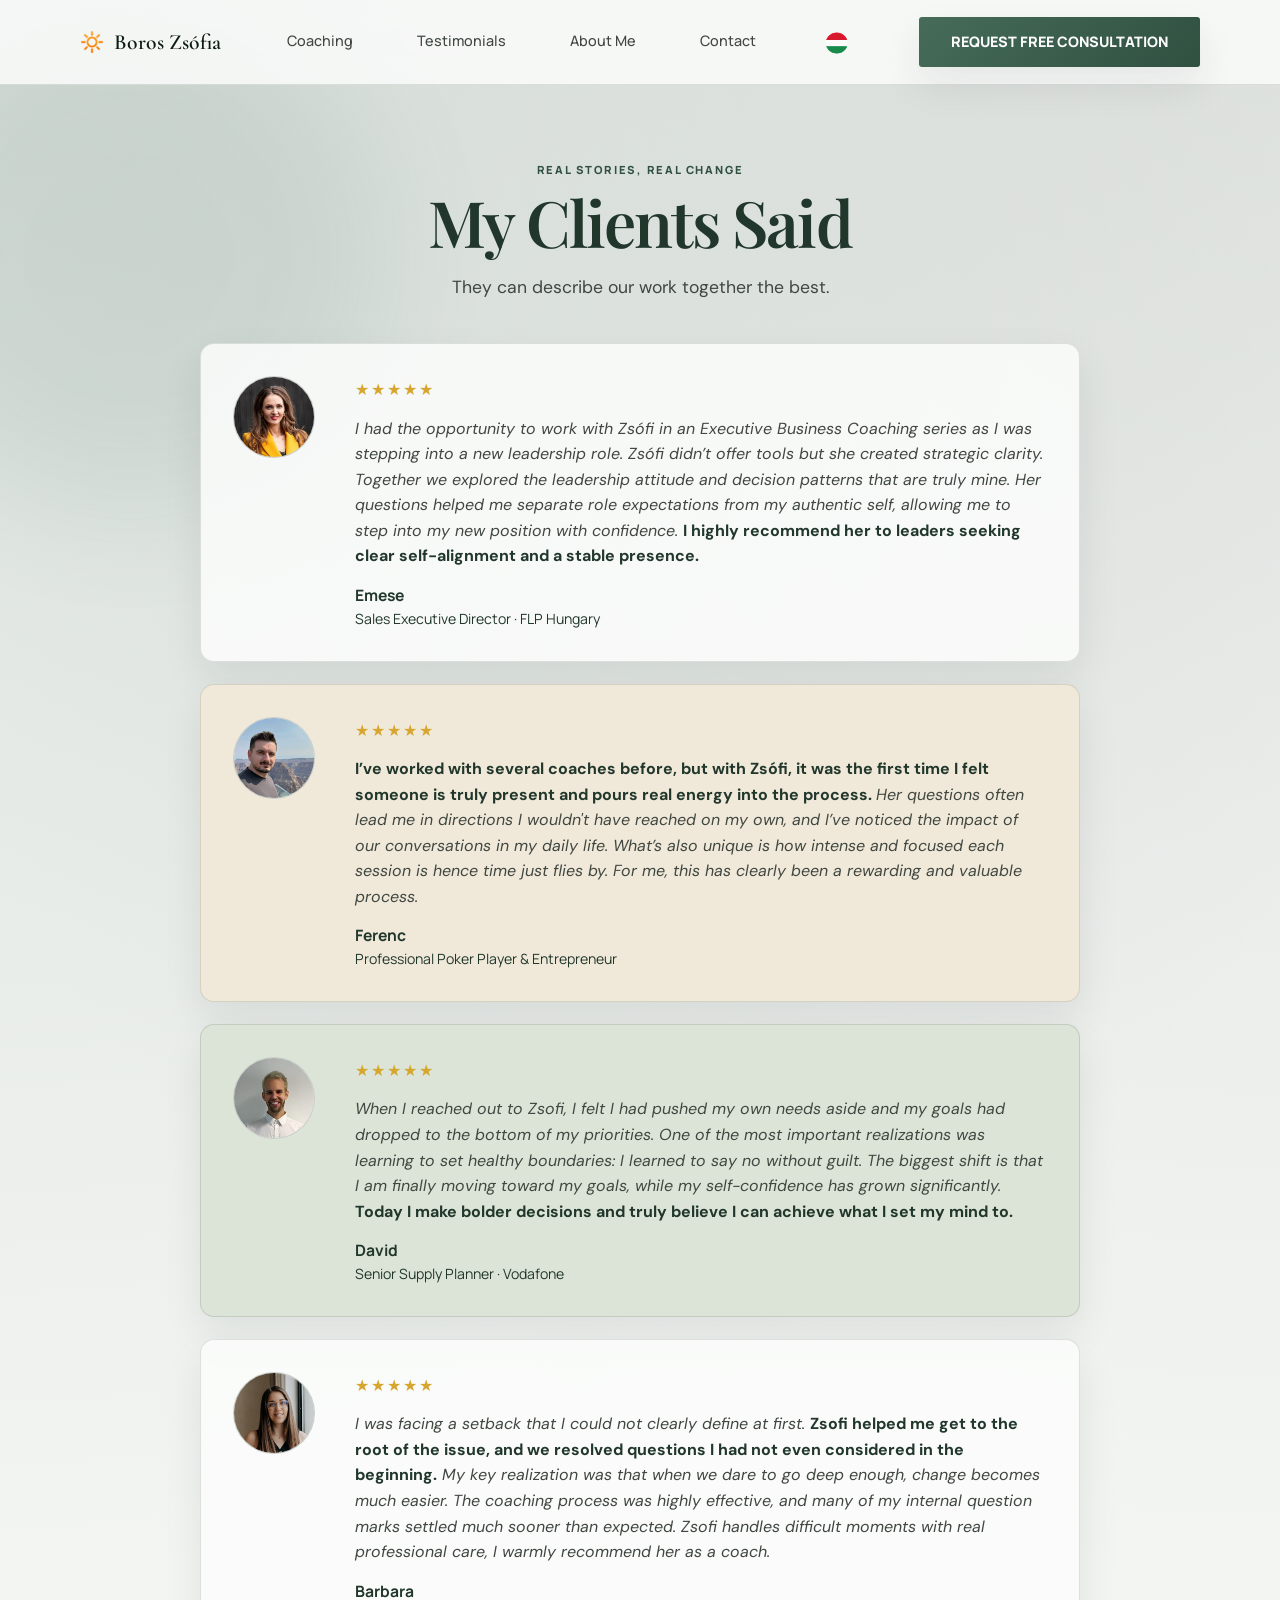
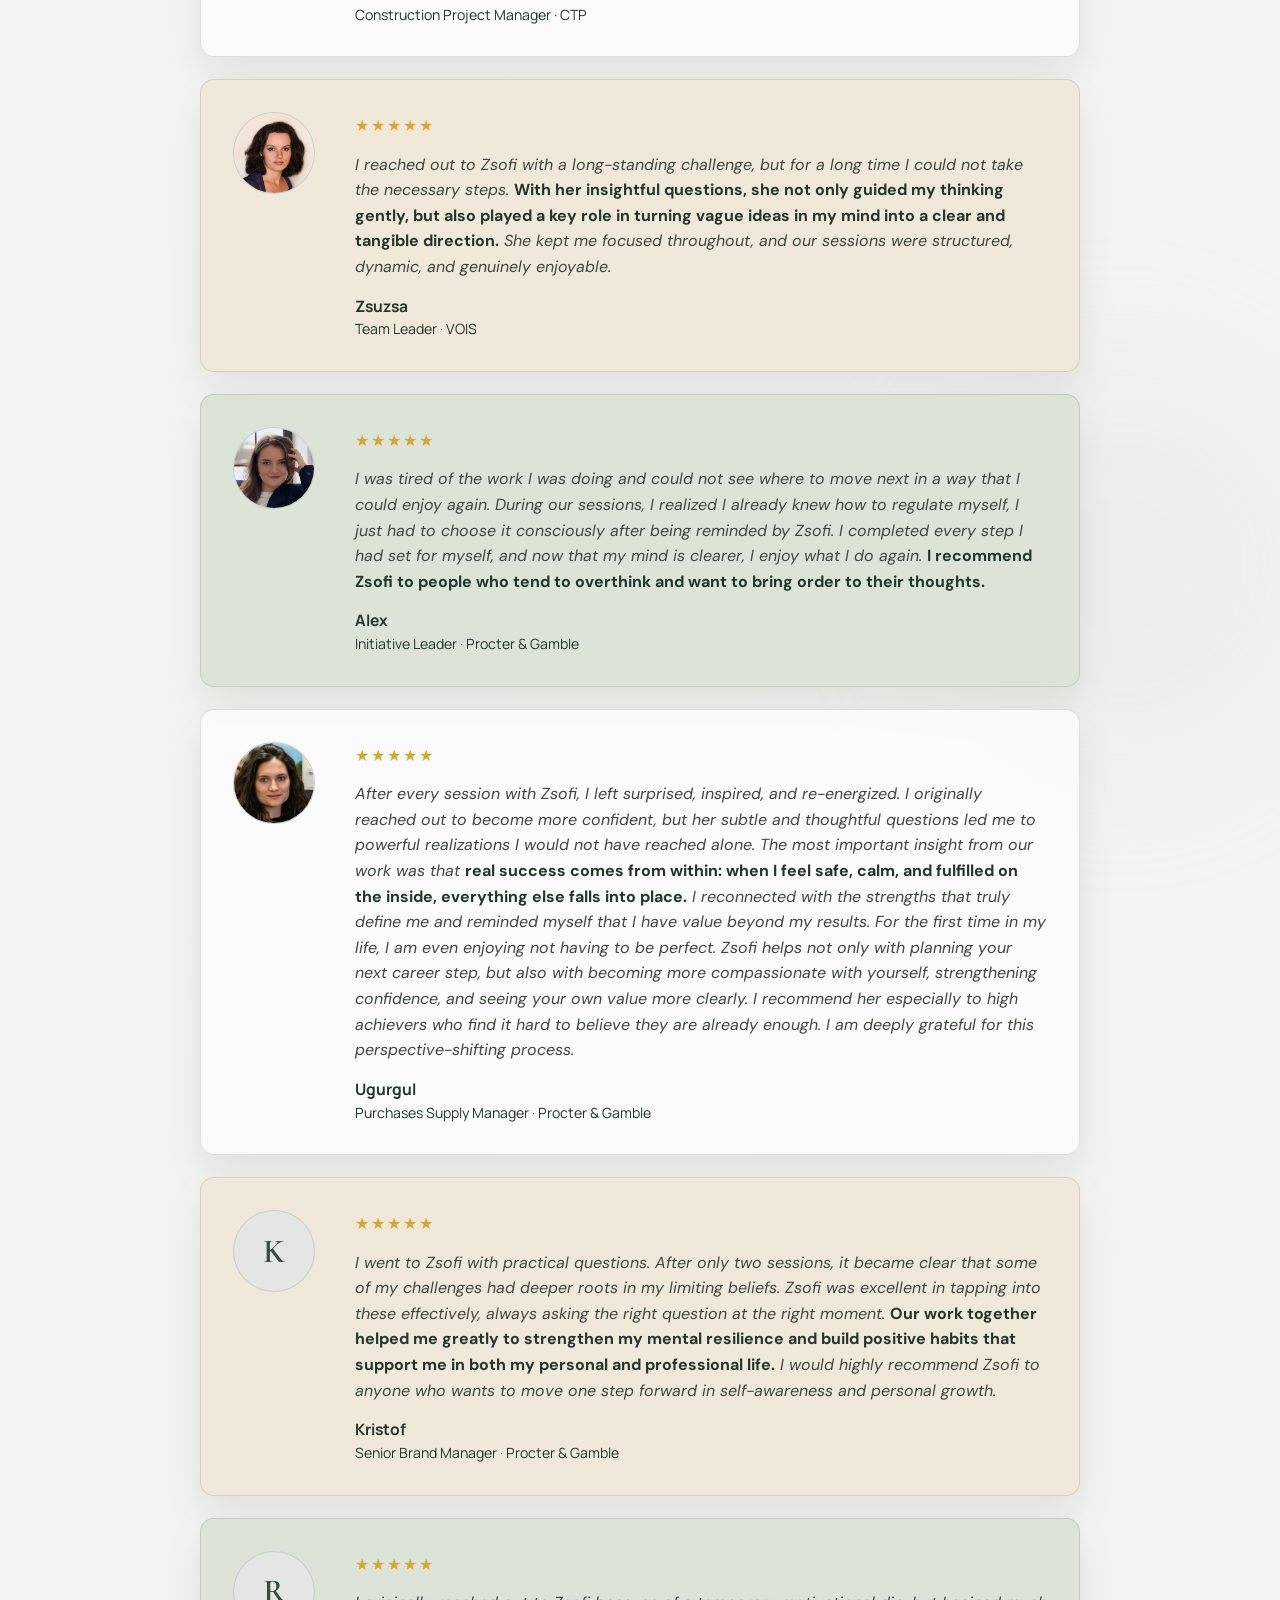
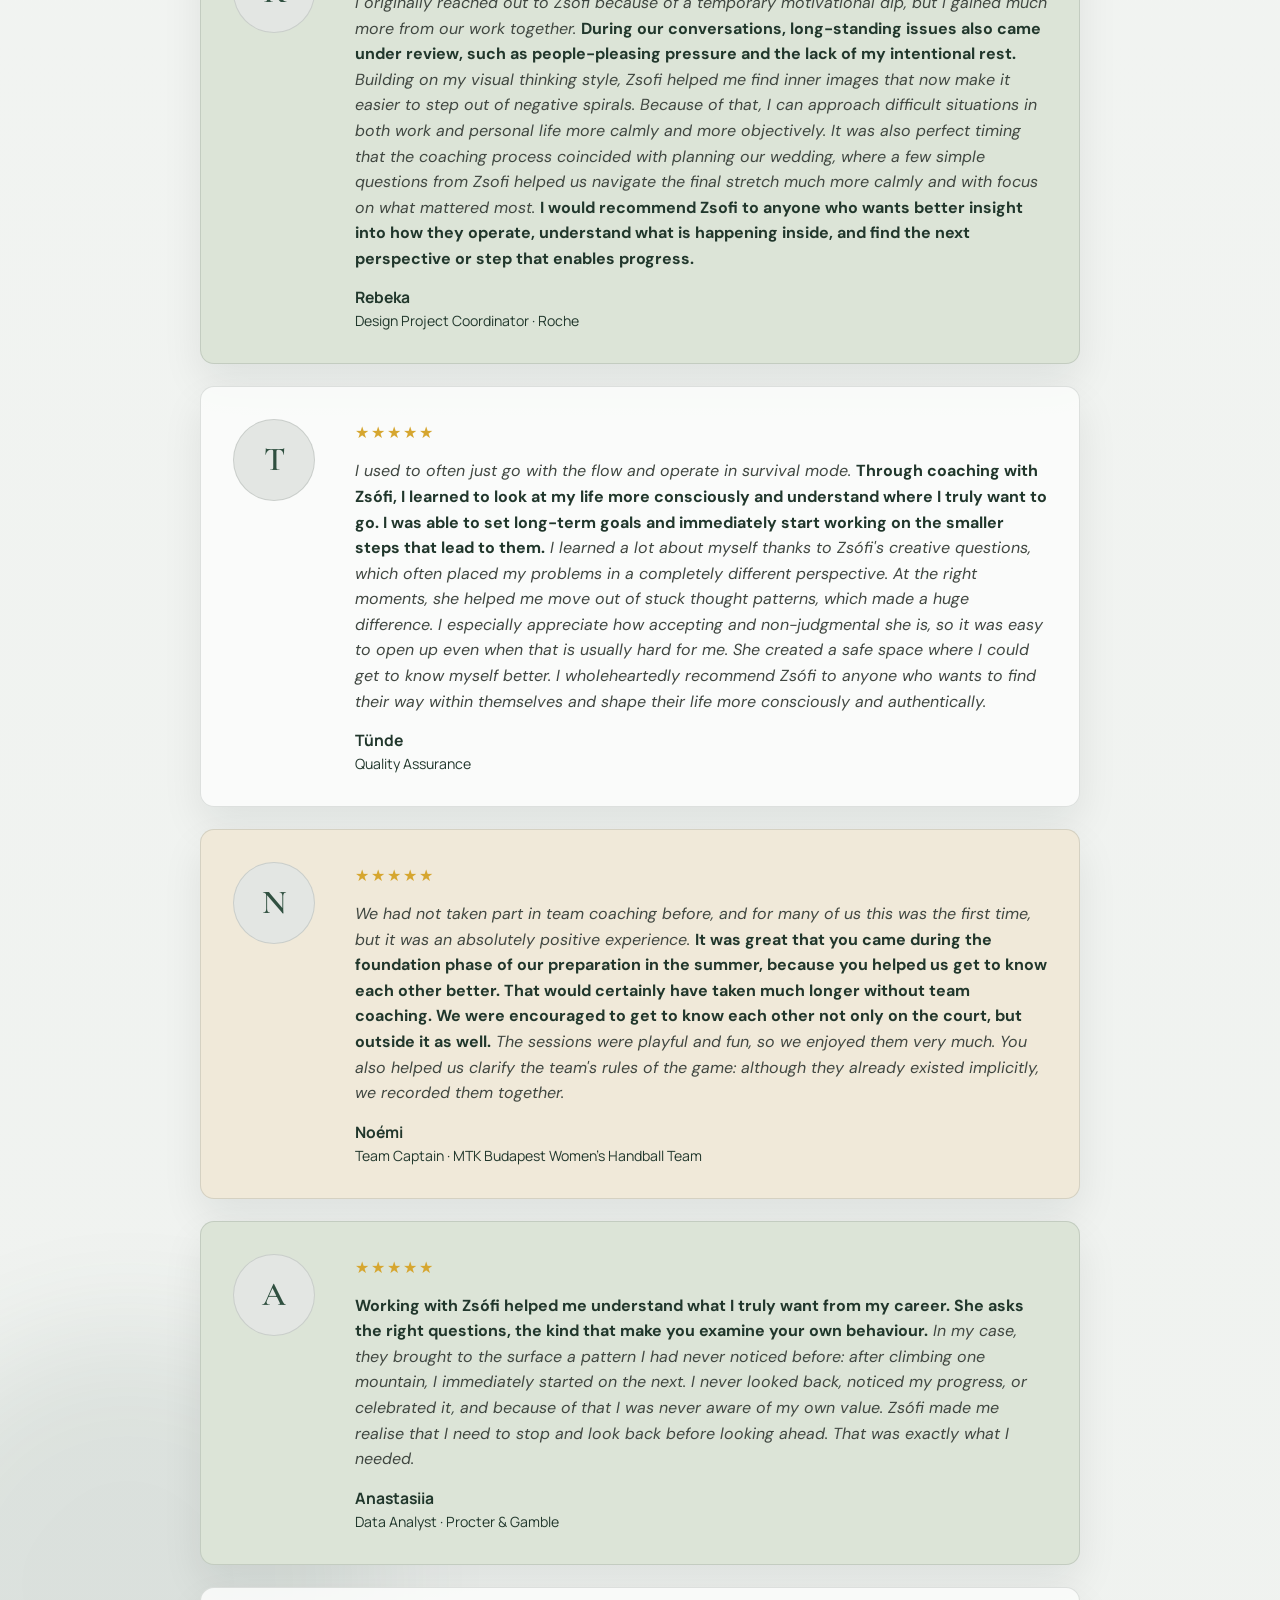
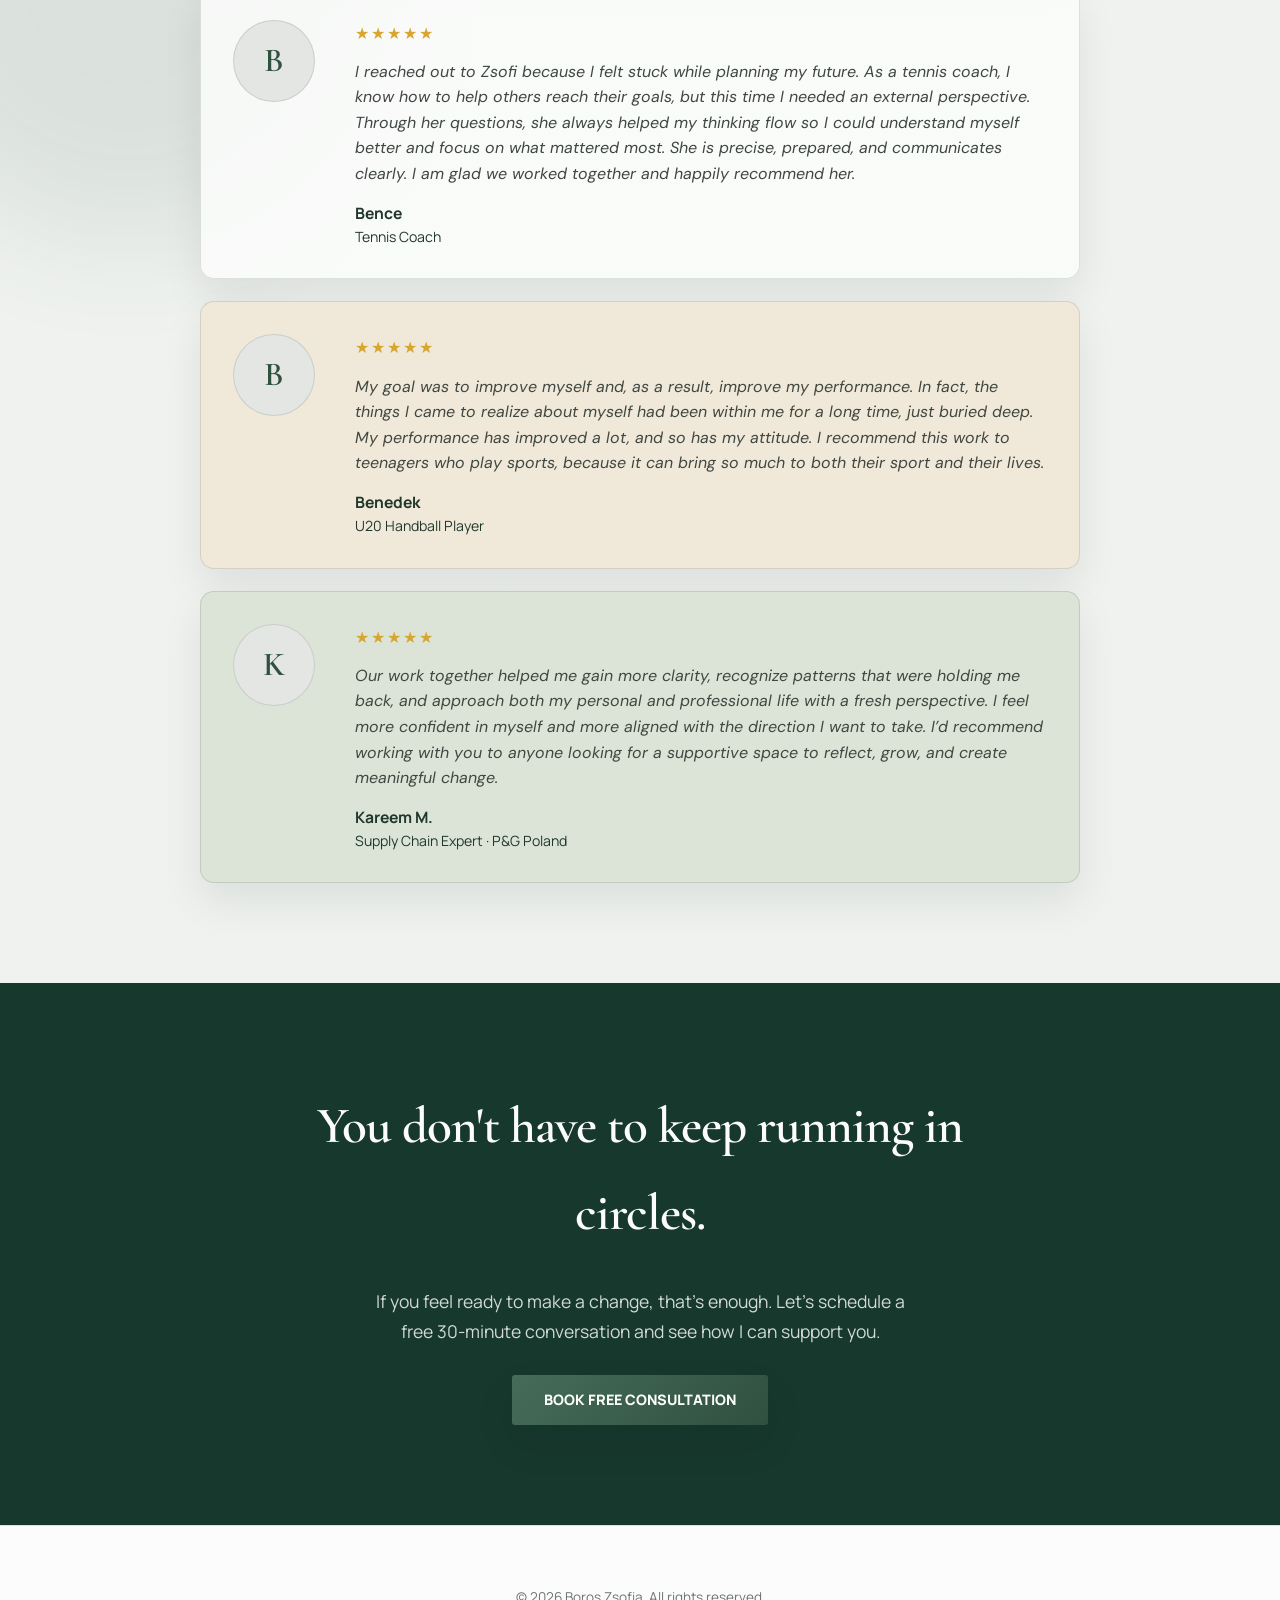
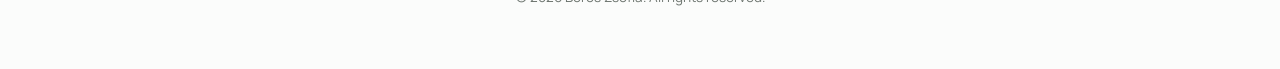
<file: testimonials.html>
<!doctype html>
<html lang="hu">

<head>
    <meta charset="UTF-8" />
    <meta name="viewport" content="width=device-width, initial-scale=1.0" />
    <title>Ügyfélvélemények | Boros Zsófia</title>
    <meta name="description"
        content="Valódi történetek, valódi változások – olvasd el, mit mondanak Boros Zsófia coaching ügyfelei a közös munkájukról." />
    <meta property="og:title" content="Ügyfélvélemények | Boros Zsófia" />
    <meta property="og:description"
        content="Valódi történetek, valódi változások – olvasd el, mit mondanak Boros Zsófia coaching ügyfelei a közös munkájukról." />
    <meta property="og:image" content="https://zsofiaboros.coach/preview.png" />
    <meta property="og:image:width" content="1200" />
    <meta property="og:image:height" content="630" />
    <meta property="og:type" content="website" />
    <meta property="og:url" content="https://zsofiaboros.coach/testimonials.html" />
    <meta property="og:site_name" content="Zsófia Boros Coaching" />
    <meta name="twitter:card" content="summary_large_image" />
    <meta name="twitter:title" content="Ügyfélvélemények | Boros Zsófia" />
    <meta name="twitter:description"
        content="Valódi történetek, valódi változások – olvasd el, mit mondanak Boros Zsófia coaching ügyfelei." />
    <meta name="twitter:image" content="https://zsofiaboros.coach/preview.png" />
    <meta name="msapplication-TileImage" content="pics/sun.png" />
    <link rel="canonical" href="https://zsofiaboros.coach/testimonials.html" />
    <link rel="icon" type="image/png" href="pics/sun.png" />
    <link rel="apple-touch-icon" href="pics/sun.png" />
    <link rel="shortcut icon" href="../favicon.ico" type="image/x-icon" />
    <link rel="preconnect" href="https://fonts.googleapis.com" />
    <link rel="preconnect" href="https://fonts.gstatic.com" crossorigin />
    <link
        href="https://fonts.googleapis.com/css2?family=Cormorant+Garamond:wght@400;600&family=DM+Sans:wght@400;500;600;700&family=Manrope:wght@400;500;800&family=Playfair+Display:wght@500;600&display=swap"
        rel="stylesheet" />
    <script src="https://vercel.com/_vercel/insights/script.js"></script>
    <style>
        :root {
            --green-950: #0e1a14;
            --green-900: #16261e;
            --green-800: #21372c;
            --green-700: #305040;
            --green-600: #466c59;
            --gray-100: #f1f3f1;
            --gray-200: #e3e6e3;
            --gray-300: #cdd3ce;
            --gray-500: #6d756f;
            --gray-700: #404741;
            --white: #fbfcfb;
            --ink: #1b221d;
            --line: rgba(22, 38, 30, 0.12);
            --card: rgba(251, 252, 251, 0.88);
            --shadow: 0 18px 40px rgba(18, 29, 23, 0.08);
            --shadow-strong: 0 24px 56px rgba(18, 29, 23, 0.18);
            --container: min(1120px, calc(100vw - 28px));
            --radius-xl: 18px;
            --radius-lg: 14px;
            --radius-md: 10px;
            --radius-sm: 8px;
            --radius-xs: 3px;
            --accent-rgb: 70, 108, 89;
            --ochre: #d6a62f;
            --ochre-light: #e9cd73;
            --cream-card: #f0e9d9;
            --sage-card: #dce4d7;
        }

        * {
            margin: 0;
            padding: 0;
            box-sizing: border-box;
            -webkit-tap-highlight-color: transparent;
        }

        body {
            font-family: "Manrope", sans-serif;
            line-height: 1.7;
            color: var(--gray-500);
            background:
                radial-gradient(circle at top left,
                    rgba(var(--accent-rgb), 0.15),
                    transparent 24%),
                radial-gradient(circle at right top,
                    rgba(109, 117, 111, 0.14),
                    transparent 24%),
                linear-gradient(180deg, #f4f6f4 0%, #eef1ee 100%);
            min-height: 100vh;
            overflow-x: hidden;
            position: relative;
        }

        html {
            overflow-x: hidden;
            scroll-behavior: smooth;
        }

        h1,
        h2,
        h3 {
            font-family: "Cormorant Garamond", serif;
            color: var(--green-800);
            letter-spacing: -0.02em;
            font-weight: 600;
        }

        .container {
            width: var(--container);
            margin: 0 auto;
        }

        .bg-container {
            position: absolute;
            inset: 0;
            overflow: hidden;
            z-index: -1;
            pointer-events: none;
        }

        .page-bg {
            position: absolute;
            border-radius: 50%;
            filter: blur(60px);
        }

        /* Header */
        .header {
            position: fixed;
            top: 0;
            left: 0;
            right: 0;
            background: rgba(251, 252, 251, 0.85);
            backdrop-filter: blur(12px);
            -webkit-backdrop-filter: blur(12px);
            border-bottom: 1px solid var(--line);
            z-index: 1000;
        }

        .header-container {
            height: 72px;
            display: flex;
            align-items: center;
            justify-content: space-between;
        }

        .header-left {
            display: flex;
            align-items: center;
            gap: 12px;
        }

        .logo {
            font-family: "Cormorant Garamond", serif;
            font-size: 1.35rem;
            font-weight: 600;
            color: var(--green-950);
            text-decoration: none;
            white-space: nowrap;
            display: flex;
            align-items: center;
            gap: 10px;
        }

        .logo-icon {
            height: 24px;
            width: auto;
            display: none;
        }

        .nav-desktop {
            display: none;
            gap: 32px;
        }

        .nav-desktop a {
            text-decoration: none;
            color: var(--gray-700);
            font-size: 0.9rem;
            font-weight: 500;
            transition: all 0.2s;
            padding: 8px 16px;
            border-radius: var(--radius-sm);
        }

        .nav-desktop a:hover {
            color: var(--green-700);
        }

        .button-sm {
            padding: 10px 18px;
            font-size: 0.8rem;
            border-radius: var(--radius-xs);
        }

        .cta-desktop {
            display: none;
        }

        .menu-toggle {
            display: flex;
            flex-direction: column;
            gap: 5px;
            background: none;
            border: none;
            cursor: pointer;
            padding: 4px;
        }

        .menu-toggle span {
            display: block;
            width: 20px;
            height: 2px;
            background: var(--green-950);
        }

        .mobile-menu {
            display: none;
            background: var(--white);
            padding: 0;
        }

        .mobile-menu.is-active {
            display: block;
        }

        .nav-mobile {
            display: flex;
            flex-direction: column;
            gap: 0;
            padding: 0;
            border-top: 1px solid var(--line);
        }

        .nav-mobile a {
            text-decoration: none;
            color: var(--green-950);
            font-weight: 500;
            font-size: 1.1rem;
            padding: 0 16px;
            display: flex;
            align-items: center;
            height: 72px;
            border-bottom: 1px solid var(--line);
        }

        .nav-mobile a.nav-booking-cta {
            background: linear-gradient(135deg, var(--green-600), var(--green-700));
            color: var(--white);
            font-weight: 700;
        }

        .nav-mobile a.nav-booking-cta:hover,
        .nav-mobile a.nav-booking-cta:focus-visible {
            background: var(--green-700);
            color: var(--white);
        }

        .nav-mobile a:last-child {
            border-bottom: none;
        }

        @media (min-width: 1024px) {
            .menu-toggle {
                display: none;
            }

            .nav-desktop {
                display: flex;
            }

            .header-container {
                height: 84px;
            }

            .mobile-menu {
                display: none !important;
            }

            .cta-desktop {
                display: inline;
            }

            .cta-mobile {
                display: none;
            }

            .logo-icon {
                display: block;
            }
        }

        .button {
            padding: 16px 32px;
            text-decoration: none;
            font-size: 0.9rem;
            display: inline-block;
            text-align: center;
            line-height: 1.2;
            text-transform: uppercase;
        }

        .button-primary {
            background: linear-gradient(135deg,
                    var(--green-600),
                    var(--green-700));
            color: var(--white);
            font-weight: 800;
            border-radius: var(--radius-xs);
            box-shadow: var(--shadow);
        }

        .button-secondary {
            background: rgba(255, 255, 255, 0.7);
            border: 1px solid var(--line);
            color: var(--green-900);
            font-weight: 800;
            border-radius: var(--radius-xs);
            backdrop-filter: blur(8px);
        }

        /* Page hero */
        .page-hero {
            padding: 160px 0 32px;
            text-align: center;
        }

        .page-hero .section-kicker {
            margin-bottom: 0.4rem;
        }

        .section-kicker {
            text-transform: uppercase;
            letter-spacing: 0.16em;
            font-size: 0.7rem;
            font-weight: 800;
            color: var(--green-700);
            margin-bottom: 1.5rem;
            display: block;
        }

        .page-hero h1 {
            font-family: "Playfair Display", Georgia, serif;
            font-size: clamp(2.6rem, 5vw, 4.6rem);
            line-height: 1.15;
            letter-spacing: -0.03em;
            margin-bottom: 0.9rem;
        }

        .page-hero p {
            font-family: "DM Sans", Arial, sans-serif;
            font-size: 1.1rem;
            max-width: 620px;
            margin: 0 auto;
            color: var(--gray-700);
        }

        /* Detailed testimonials */
        .detailed-testimonials {
            padding: 8px 0 100px;
        }

        @media (max-width: 640px) {
            .page-hero {
                padding-top: 100px;
            }
        }

        .detailed-list {
            max-width: 880px;
            margin: 0 auto;
            display: flex;
            flex-direction: column;
            gap: 22px;
        }

        .detailed-card {
            display: grid;
            grid-template-columns: 96px 1fr;
            gap: 26px;
            align-items: start;
            padding: 32px;
            background: var(--card);
            border: 1px solid var(--line);
            border-radius: var(--radius-lg);
            box-shadow: var(--shadow);
            position: relative;
        }

        .detailed-card.b {
            background: var(--cream-card);
        }

        .detailed-card.c {
            background: var(--sage-card);
        }

        .detailed-portrait {
            width: 82px;
            height: 82px;
            border-radius: 50%;
            background: var(--gray-200);
            border: 1px solid var(--line);
            display: flex;
            align-items: center;
            justify-content: center;
            text-align: center;
            font-size: 0.62rem;
            color: var(--gray-500);
            line-height: 1.3;
            overflow: hidden;
        }

        .detailed-portrait span {
            padding: 6px;
        }

        .detailed-initial {
            font-family: "Cormorant Garamond", serif;
            font-size: 2.1rem;
            font-weight: 600;
            color: var(--green-700);
            padding: 0;
        }

        .detailed-portrait img {
            width: 100%;
            height: 100%;
            object-fit: cover;
            display: block;
        }

        .detailed-stars {
            color: var(--ochre);
            letter-spacing: 2px;
            margin-bottom: 12px;
        }

        .detailed-quote {
            font:
                italic 1rem/1.6 "DM Sans",
                Arial,
                sans-serif;
            color: var(--gray-700);
            margin-bottom: 16px;
        }

        .detailed-quote strong {
            color: var(--green-800);
            font-style: normal;
        }

        .detailed-author {
            font-size: 0.88rem;
            color: var(--green-800);
            line-height: 1.4;
        }

        .detailed-author strong {
            display: block;
            font-size: 0.98rem;
            margin-bottom: 2px;
        }

        @media (max-width: 640px) {
            .detailed-card {
                grid-template-columns: 1fr;
            }

            .detailed-portrait {
                width: 64px;
                height: 64px;
            }
        }

        @media (max-width: 640px) {
            .detailed-card {
                gap: 12px;
            }

            .detailed-card>div:nth-child(2) {
                padding-top: 0;
            }

            .detailed-author {
                position: absolute;
                top: 32px;
                left: 108px;
                width: calc(100% - 140px);
                height: 64px;
                display: flex;
                flex-direction: column;
                justify-content: center;
                margin: 0;
            }
        }

        @media (min-width: 641px) {
            .detailed-card {
                grid-template-columns: 96px 1fr;
                gap: 16px;
            }

            .detailed-card>div:nth-child(2) {
                display: contents;
            }

            .detailed-portrait {
                grid-column: 1;
                grid-row: 1 / span 3;
                align-self: start;
            }

            .detailed-stars {
                grid-column: 2;
                grid-row: 2;
            }

            .detailed-quote {
                grid-column: 2;
                grid-row: 3;
            }

            .detailed-author {
                grid-column: 2;
                grid-row: 1;
                position: static;
                width: auto;
                height: auto;
                display: block;
                margin: 0 0 4px;
            }
        }

        @media (min-width: 641px) {
            .detailed-card {
                grid-template-columns: 96px 1fr;
                gap: 26px;
            }

            .detailed-card>div:nth-child(2) {
                display: block;
            }

            .detailed-portrait,
            .detailed-stars,
            .detailed-quote,
            .detailed-author {
                grid-column: auto;
                grid-row: auto;
            }

            .detailed-portrait {
                align-self: auto;
            }

            .detailed-author {
                position: static;
                width: auto;
                height: auto;
                display: block;
                margin: 0;
            }
        }

        /* CTA */
        .cta-section {
            padding: 100px 0;
            background: #dce1dd;
            text-align: center;
        }

        .cta-section .container {
            max-width: 640px;
        }

        .cta-section h2 {
            font-size: clamp(2.1rem, 4vw, 3.5rem);
            margin-bottom: 14px;
        }

        .cta-title-line {
            width: 70px;
            height: 3px;
            margin: 0 auto 26px;
            background: var(--ochre, #d6a62f);
        }

        .cta-section p {
            font-family: "DM Sans", Arial, sans-serif;
            margin-bottom: 26px;
            color: var(--gray-700);
        }

        .booking-section {
            padding: 100px 0;
            background: #17382d;
        }

        .booking-section .container {
            max-width: 1120px;
        }

        .booking-section .contact-intro {
            max-width: 680px;
            margin: 0 auto;
            text-align: center;
        }

        .booking-section h2 {
            color: var(--white);
        }

        .booking-section p {
            color: rgba(251, 252, 251, 0.82);
        }

        .booking-section .contact-intro p {
            max-width: 560px;
            margin: 0 auto 28px;
            font-size: 1.1rem;
        }

        .booking-section .contact-title-line {
            margin-bottom: 30px;
        }

        .booking-section .booking-form-note {
            color: var(--gray-500);
            font-size: 0.72rem;
            line-height: 1.45;
        }

        .booking-section .booking-form {
            max-width: 620px;
            padding: clamp(20px, 4vw, 32px);
            border: 1px solid rgba(255, 255, 255, 0.35);
            border-radius: 12px;
            background: var(--white);
            box-shadow: var(--shadow-strong);
        }

        .booking-section .booking-form button {
            padding: 16px 26px;
            font-size: 0.98rem;
            text-transform: none;
        }

        .booking-form {
            display: grid;
            gap: 14px;
            max-width: 520px;
            margin: 30px auto 0;
            text-align: left;
        }

        .booking-form label {
            display: grid;
            gap: 6px;
            color: var(--green-950);
            font-size: 0.9rem;
            font-weight: 700;
        }

        .booking-form input,
        .booking-form textarea {
            width: 100%;
            padding: 12px 14px;
            border: 1px solid var(--line);
            border-radius: 8px;
            background: var(--white);
            color: var(--green-950);
            font: inherit;
        }

        .booking-form textarea {
            min-height: 100px;
            resize: vertical;
        }

        .booking-form input:focus-visible,
        .booking-form textarea:focus-visible {
            outline: 2px solid var(--green-700);
            outline-offset: 2px;
        }

        .booking-form button {
            justify-self: start;
        }

        .booking-result {
            display: none;
            margin: 0 0 18px;
            padding: 16px;
            border: 1px solid transparent;
            border-radius: 8px;
            text-align: left;
        }

        .booking-result[data-fs-active] {
            display: block;
        }

        .booking-result-success {
            border-color: var(--green-600);
            background: #e9f1ea;
            color: var(--green-950);
        }

        .booking-result-error {
            border-color: #b94e43;
            background: #fff0ed;
            color: #702d25;
        }

        .booking-form-note {
            margin: 0;
            color: var(--gray-600);
            font-size: 0.82rem;
        }

        .footer {
            padding: 60px 0;
            background: var(--white);
            text-align: center;
            border-top: 1px solid var(--line);
        }

        .footer p {
            font-size: 0.85rem;
            color: var(--gray-500);
        }
    </style>
</head>

<body class="theme-green">
    <div class="bg-container">
        <div class="page-bg" style="
                        top: 0%;
                        left: -10%;
                        width: 40vw;
                        height: 40vw;
                        background: var(--green-600);
                        opacity: 0.1;
                    "></div>
        <div class="page-bg" style="
                        top: 30%;
                        right: -5%;
                        width: 35vw;
                        height: 35vw;
                        background: var(--gray-300);
                        opacity: 0.15;
                    "></div>
        <div class="page-bg" style="
                        top: 70%;
                        left: -10%;
                        width: 40vw;
                        height: 40vw;
                        background: var(--green-700);
                        opacity: 0.1;
                    "></div>
    </div>

    <header class="header">
        <div class="container">
            <div class="header-container">
                <div class="header-left">
                    <button class="menu-toggle" id="menuToggle" aria-label="Toggle menu">
                        <span></span>
                        <span></span>
                        <span></span>
                    </button>
                    <a href="index.html#top" class="logo">
                        <img src="pics/sun.png" alt="" class="logo-icon" />
                        Boros Zsófia
                    </a>
                </div>

                <nav class="nav-desktop">
                    <a href="coaching.html">Coaching</a>
                    <a href="#top">Testimonials</a>
                    <a href="about.html">About Me</a>
                    <a href="#booking">Contact</a>
                    <a href="/hu/ugyfelvelemenyek.html" aria-label="Switch to Hungarian"
                        title="Switch to Hungarian"><span aria-hidden="true"><img
                                src="pics/Magyar%20z%C3%A1szl%C3%B3.png" alt="" width="34" height="24"
                                style="object-fit: contain; vertical-align: middle;"></span></a>
                </nav>

                <div class="header-right">
                    <a href="https://calendly.com/boros-zsofia/freecall" class="button button-primary button-sm">
                        <span class="cta-mobile">BOOK A CHAT</span>
                        <span class="cta-desktop">Request Free Consultation</span>
                    </a>
                </div>
            </div>
        </div>
        <div class="mobile-menu" id="mobileMenu">
            <div class="container">
                <nav class="nav-mobile">
                    <a href="coaching.html">Coaching</a>
                    <a href="#top">Testimonials</a>
                    <a href="about.html">About Me</a>
                    <a href="#booking">Contact</a>
                    <a class="nav-booking-cta" href="https://calendly.com/boros-zsofia/freecall">Free consultation</a>
                    <a href="/hu/ugyfelvelemenyek.html" aria-label="Switch to Hungarian"
                        title="Switch to Hungarian"><span aria-hidden="true"><img
                                src="pics/Magyar%20z%C3%A1szl%C3%B3.png" alt="" width="34" height="24"
                                style="object-fit: contain; vertical-align: middle;"></span></a>
                </nav>
            </div>
        </div>
    </header>

    <section class="page-hero" id="top">
        <div class="container">
            <span class="section-kicker">Real Stories, Real Change</span>
            <h1>My Clients Said</h1>
            <p>They can describe our work together the best.</p>
        </div>
    </section>

    <section class="detailed-testimonials" id="velemenyek">
        <div class="container">
            <div class="detailed-list">
                <article class="detailed-card a">
                    <div class="detailed-portrait">
                        <img src="pics/emese.jpg" alt="Emese" />
                    </div>
                    <div>
                        <div class="detailed-stars" aria-label="5 stars">
                            ★★★★★
                        </div>
                        <p class="detailed-quote">
                            I had the opportunity to work with Zsófi in an
                            Executive Business Coaching series as I was
                            stepping into a new leadership role. Zsófi
                            didn’t offer tools but she created strategic
                            clarity. Together we explored the leadership
                            attitude and decision patterns that are truly
                            mine. Her questions helped me separate role
                            expectations from my authentic self, allowing me
                            to step into my new position with confidence.
                            <strong>I highly recommend her to leaders seeking
                                clear self-alignment and a stable
                                presence.</strong>
                        </p>
                        <p class="detailed-author">
                            <strong>Emese</strong>Sales Executive Director ·
                            FLP Hungary
                        </p>
                    </div>
                </article>

                <article class="detailed-card b">
                    <div class="detailed-portrait">
                        <img src="pics/ferenc.png" alt="Ferenc" />
                    </div>
                    <div>
                        <div class="detailed-stars" aria-label="5 stars">
                            ★★★★★
                        </div>
                        <p class="detailed-quote">
                            <strong>I’ve worked with several coaches before,
                                but with Zsófi, it was the first time I felt
                                someone is truly present and pours real
                                energy into the process.
                            </strong>
                            Her questions often lead me in directions I
                            wouldn't have reached on my own, and I’ve
                            noticed the impact of our conversations in my
                            daily life. What’s also unique is how intense
                            and focused each session is hence time just
                            flies by. For me, this has clearly been a
                            rewarding and valuable process.
                        </p>
                        <p class="detailed-author">
                            <strong>Ferenc</strong>Professional Poker Player
                            &amp; Entrepreneur
                        </p>
                    </div>
                </article>

                <article class="detailed-card c">
                    <div class="detailed-portrait">
                        <img src="pics/david.jpg" alt="Dávid" />
                    </div>
                    <div>
                        <div class="detailed-stars" aria-label="5 stars">
                            ★★★★★
                        </div>
                        <p class="detailed-quote">
                            When I reached out to Zsofi, I felt I had pushed
                            my own needs aside and my goals had dropped to
                            the bottom of my priorities. One of the most
                            important realizations was learning to set
                            healthy boundaries: I learned to say no without
                            guilt. The biggest shift is that I am finally
                            moving toward my goals, while my self-confidence
                            has grown significantly.
                            <strong>Today I make bolder decisions and truly
                                believe I can achieve what I set my mind
                                to.</strong>
                        </p>
                        <p class="detailed-author">
                            <strong>David</strong>Senior Supply Planner ·
                            Vodafone
                        </p>
                    </div>
                </article>

                <article class="detailed-card a">
                    <div class="detailed-portrait">
                        <img src="pics/barbara.jpg" alt="Barbara" />
                    </div>
                    <div>
                        <div class="detailed-stars" aria-label="5 stars">
                            ★★★★★
                        </div>
                        <p class="detailed-quote">
                            I was facing a setback that I could not clearly
                            define at first.
                            <strong>Zsofi helped me get to the root of the
                                issue, and we resolved questions I had not
                                even considered in the beginning.</strong>
                            My key realization was that when we dare to go
                            deep enough, change becomes much easier. The
                            coaching process was highly effective, and many
                            of my internal question marks settled much
                            sooner than expected. Zsofi handles difficult
                            moments with real professional care, I warmly
                            recommend her as a coach.
                        </p>
                        <p class="detailed-author">
                            <strong>Barbara</strong>Construction Project
                            Manager · CTP
                        </p>
                    </div>
                </article>

                <article class="detailed-card b">
                    <div class="detailed-portrait">
                        <img src="pics/zsuzsa.png" alt="Zsuzsa" />
                    </div>
                    <div>
                        <div class="detailed-stars" aria-label="5 stars">
                            ★★★★★
                        </div>
                        <p class="detailed-quote">
                            I reached out to Zsofi with a long-standing
                            challenge, but for a long time I could not take
                            the necessary steps.
                            <strong>With her insightful questions, she not only
                                guided my thinking gently, but also played a
                                key role in turning vague ideas in my mind
                                into a clear and tangible direction.</strong>
                            She kept me focused throughout, and our sessions
                            were structured, dynamic, and genuinely
                            enjoyable.
                        </p>
                        <p class="detailed-author">
                            <strong>Zsuzsa</strong>Team Leader · VOIS
                        </p>
                    </div>
                </article>

                <article class="detailed-card c">
                    <div class="detailed-portrait">
                        <img src="pics/alex.jpg" alt="Alex" />
                    </div>
                    <div>
                        <div class="detailed-stars" aria-label="5 stars">
                            ★★★★★
                        </div>
                        <p class="detailed-quote">
                            I was tired of the work I was doing and could
                            not see where to move next in a way that I could
                            enjoy again. During our sessions, I realized I
                            already knew how to regulate myself, I just had
                            to choose it consciously after being reminded by
                            Zsofi. I completed every step I had set for
                            myself, and now that my mind is clearer, I enjoy
                            what I do again.
                            <strong>I recommend Zsofi to people who tend to
                                overthink and want to bring order to their
                                thoughts.</strong>
                        </p>
                        <p class="detailed-author">
                            <strong>Alex</strong>Initiative Leader · Procter
                            &amp; Gamble
                        </p>
                    </div>
                </article>

                <article class="detailed-card a">
                    <div class="detailed-portrait">
                        <img src="pics/ugurgul.jpg" alt="Ugurgul" />
                    </div>
                    <div>
                        <div class="detailed-stars" aria-label="5 stars">
                            ★★★★★
                        </div>
                        <p class="detailed-quote">
                            After every session with Zsofi, I left
                            surprised, inspired, and re-energized. I
                            originally reached out to become more confident,
                            but her subtle and thoughtful questions led me
                            to powerful realizations I would not have
                            reached alone. The most important insight from
                            our work was that
                            <strong>real success comes from within: when I feel
                                safe, calm, and fulfilled on the inside,
                                everything else falls into place.</strong>
                            I reconnected with the strengths that truly
                            define me and reminded myself that I have value
                            beyond my results. For the first time in my
                            life, I am even enjoying not having to be
                            perfect. Zsofi helps not only with planning your
                            next career step, but also with becoming more
                            compassionate with yourself, strengthening
                            confidence, and seeing your own value more
                            clearly. I recommend her especially to high
                            achievers who find it hard to believe they are
                            already enough. I am deeply grateful for this
                            perspective-shifting process.
                        </p>
                        <p class="detailed-author">
                            <strong>Ugurgul</strong>Purchases Supply Manager
                            · Procter &amp; Gamble
                        </p>
                    </div>
                </article>

                <article class="detailed-card b">
                    <div class="detailed-portrait">
                        <span class="detailed-initial">K</span>
                    </div>
                    <div>
                        <div class="detailed-stars" aria-label="5 stars">
                            ★★★★★
                        </div>
                        <p class="detailed-quote">
                            I went to Zsofi with practical questions. After
                            only two sessions, it became clear that some of
                            my challenges had deeper roots in my limiting
                            beliefs. Zsofi was excellent in tapping into
                            these effectively, always asking the right
                            question at the right moment.
                            <strong>Our work together helped me greatly to
                                strengthen my mental resilience and build
                                positive habits that support me in both my
                                personal and professional life.</strong>
                            I would highly recommend Zsofi to anyone who
                            wants to move one step forward in self-awareness
                            and personal growth.
                        </p>
                        <p class="detailed-author">
                            <strong>Kristof</strong>Senior Brand Manager ·
                            Procter &amp; Gamble
                        </p>
                    </div>
                </article>
                <article class="detailed-card c">
                    <div class="detailed-portrait">
                        <span class="detailed-initial">R</span>
                    </div>
                    <div>
                        <div class="detailed-stars" aria-label="5 stars">
                            ★★★★★
                        </div>
                        <p class="detailed-quote">
                            I originally reached out to Zsofi because of a
                            temporary motivational dip, but I gained much
                            more from our work together.
                            <strong>During our conversations, long-standing
                                issues also came under review, such as
                                people-pleasing pressure and the lack of my
                                intentional rest.</strong>
                            Building on my visual thinking style, Zsofi
                            helped me find inner images that now make it
                            easier to step out of negative spirals. Because
                            of that, I can approach difficult situations in
                            both work and personal life more calmly and more
                            objectively. It was also perfect timing that the
                            coaching process coincided with planning our
                            wedding, where a few simple questions from Zsofi
                            helped us navigate the final stretch much more
                            calmly and with focus on what mattered most.
                            <strong>I would recommend Zsofi to anyone who wants
                                better insight into how they operate,
                                understand what is happening inside, and
                                find the next perspective or step that
                                enables progress.</strong>
                        </p>
                        <p class="detailed-author">
                            <strong>Rebeka</strong>Design Project
                            Coordinator · Roche
                        </p>
                    </div>
                </article>
                <article class="detailed-card a">
                    <div class="detailed-portrait">
                        <span class="detailed-initial">T</span>
                    </div>
                    <div>
                        <div class="detailed-stars" aria-label="5 stars">
                            ★★★★★
                        </div>
                        <p class="detailed-quote">
                            I used to often just go with the flow and
                            operate in survival mode. <strong>Through coaching with Zsófi, I learned to
                                look at my life more consciously and
                                understand where I truly want to go. I was
                                able to set long-term goals and immediately
                                start working on the smaller steps that lead
                                to them.</strong> I learned a lot about myself thanks to Zsófi's
                            creative questions, which often placed my
                            problems in a completely different perspective.
                            At the right moments, she helped me move out of
                            stuck thought patterns, which made a huge
                            difference. I especially appreciate how
                            accepting and non-judgmental she is, so it was
                            easy to open up even when that is usually hard
                            for me. She created a safe space where I could
                            get to know myself better. I wholeheartedly
                            recommend Zsófi to anyone who wants to find
                            their way within themselves and shape their life
                            more consciously and authentically.
                        </p>
                        <p class="detailed-author">
                            <strong>Tünde</strong>Quality Assurance
                        </p>
                    </div>
                </article>
                <article class="detailed-card b">
                    <div class="detailed-portrait">
                        <span class="detailed-initial">N</span>
                    </div>
                    <div>
                        <div class="detailed-stars" aria-label="5 stars">
                            ★★★★★
                        </div>
                        <p class="detailed-quote">
                            We had not taken part in team coaching before,
                            and for many of us this was the first time, but
                            it was an absolutely positive experience. <strong>It was great that you came during the
                                foundation phase of our preparation in the
                                summer, because you helped us get to know
                                each other better. That would certainly have
                                taken much longer without team coaching. We
                                were encouraged to get to know each other
                                not only on the court, but outside it as
                                well.</strong> The sessions were playful and fun, so we
                            enjoyed them very much. You also helped us
                            clarify the team's rules of the game: although
                            they already existed implicitly, we recorded
                            them together.
                        </p>
                        <p class="detailed-author">
                            <strong>Noémi</strong>Team Captain · MTK Budapest
                            Women's Handball Team
                        </p>
                    </div>
                </article>
                <article class="detailed-card c">
                    <div class="detailed-portrait">
                        <span class="detailed-initial">A</span>
                    </div>
                    <div>
                        <div class="detailed-stars" aria-label="5 stars">
                            ★★★★★
                        </div>
                        <p class="detailed-quote">
                            <strong>Working with Zsófi helped me understand
                                what I truly want from my career. She asks
                                the right questions, the kind that make you
                                examine your own behaviour.</strong> In my case, they brought to the surface a
                            pattern I had never noticed before: after
                            climbing one mountain, I immediately started on
                            the next. I never looked back, noticed my
                            progress, or celebrated it, and because of that
                            I was never aware of my own value. Zsófi made me
                            realise that I need to stop and look back before
                            looking ahead. That was exactly what I needed.
                        </p>
                        <p class="detailed-author">
                            <strong>Anastasiia</strong>Data Analyst · Procter &amp;
                            Gamble
                        </p>
                    </div>
                </article>
                <article class="detailed-card a">
                    <div class="detailed-portrait">
                        <span class="detailed-initial">B</span>
                    </div>
                    <div>
                        <div class="detailed-stars" aria-label="5 csillag">
                            ★★★★★
                        </div>
                        <p class="detailed-quote">
                            I reached out to Zsofi because I felt stuck
                            while planning my future. As a tennis coach, I
                            know how to help others reach their goals, but
                            this time I needed an external perspective.
                            Through her questions, she always helped my
                            thinking flow so I could understand myself
                            better and focus on what mattered most. She is
                            precise, prepared, and communicates clearly. I
                            am glad we worked together and happily recommend
                            her.
                        </p>
                        <p class="detailed-author">
                            <strong>Bence</strong>Tennis Coach
                        </p>
                    </div>
                </article>
                <article class="detailed-card b">
                    <div class="detailed-portrait">
                        <span class="detailed-initial">B</span>
                    </div>
                    <div>
                        <div class="detailed-stars" aria-label="5 stars">
                            ★★★★★
                        </div>
                        <p class="detailed-quote">
                            My goal was to improve myself and, as a result, improve my performance. In fact, the things
                            I came to realize about myself had been within me for a long time, just buried deep. My
                            performance has improved a lot, and so has my attitude. I recommend this work to teenagers
                            who play sports, because it can bring so much to both their sport and their lives.
                        </p>
                        <p class="detailed-author">
                            <strong>Benedek</strong>U20 Handball Player
                        </p>
                    </div>
                </article>
                <article class="detailed-card c">
                    <div class="detailed-portrait">
                        <span class="detailed-initial">K</span>
                    </div>
                    <div>
                        <div class="detailed-stars" aria-label="5 stars">
                            ★★★★★
                        </div>
                        <p class="detailed-quote">
                            Our work together helped me gain more clarity, recognize patterns that were holding me back,
                            and approach both my personal and professional life with a fresh perspective. I feel more
                            confident in myself and more aligned with the direction I want to take. I’d recommend
                            working with you to anyone looking for a supportive space to reflect, grow, and create
                            meaningful change.
                        </p>
                        <p class="detailed-author">
                            <strong>Kareem M.</strong>Supply Chain Expert · P&amp;G Poland
                        </p>
                    </div>
                </article>
            </div>
        </div>
    </section>

    <section class="booking-section" id="kapcsolat">
        <div class="container">
            <div class="contact-intro">
                <h2 class="hero-title" style="font-size: clamp(2.4rem, 6vw, 3.2rem)">
                    You don't have to keep running in circles.
                </h2>
                <div class="contact-title-line" aria-hidden="true"></div>
                <p>
                    If you feel ready to make a change, that's enough. Let's schedule a free 30-minute conversation and
                    see
                    how I can support you.
                </p>
                <div id="booking">
                    <a class="button button-primary" href="https://calendly.com/boros-zsofia/freecall">Book Free Consultation</a>
                </div>
            </div>
        </div>
    </section>

    <footer class="footer">
        <div class="container">
            <p>&copy; 2026 Boros Zsofia. All rights reserved.</p>
        </div>
    </footer>

    <script>
        const menuToggle = document.getElementById("menuToggle");
        const mobileMenu = document.getElementById("mobileMenu");

        menuToggle.addEventListener("click", () => {
            mobileMenu.classList.toggle("is-active");
        });

        document.addEventListener("click", (event) => {
            const header = document.querySelector(".header");
            const isClickInside = header.contains(event.target);

            if (
                !isClickInside &&
                mobileMenu.classList.contains("is-active")
            ) {
                mobileMenu.classList.remove("is-active");
            }
        });
    </script>
</body>

</html>
</file>
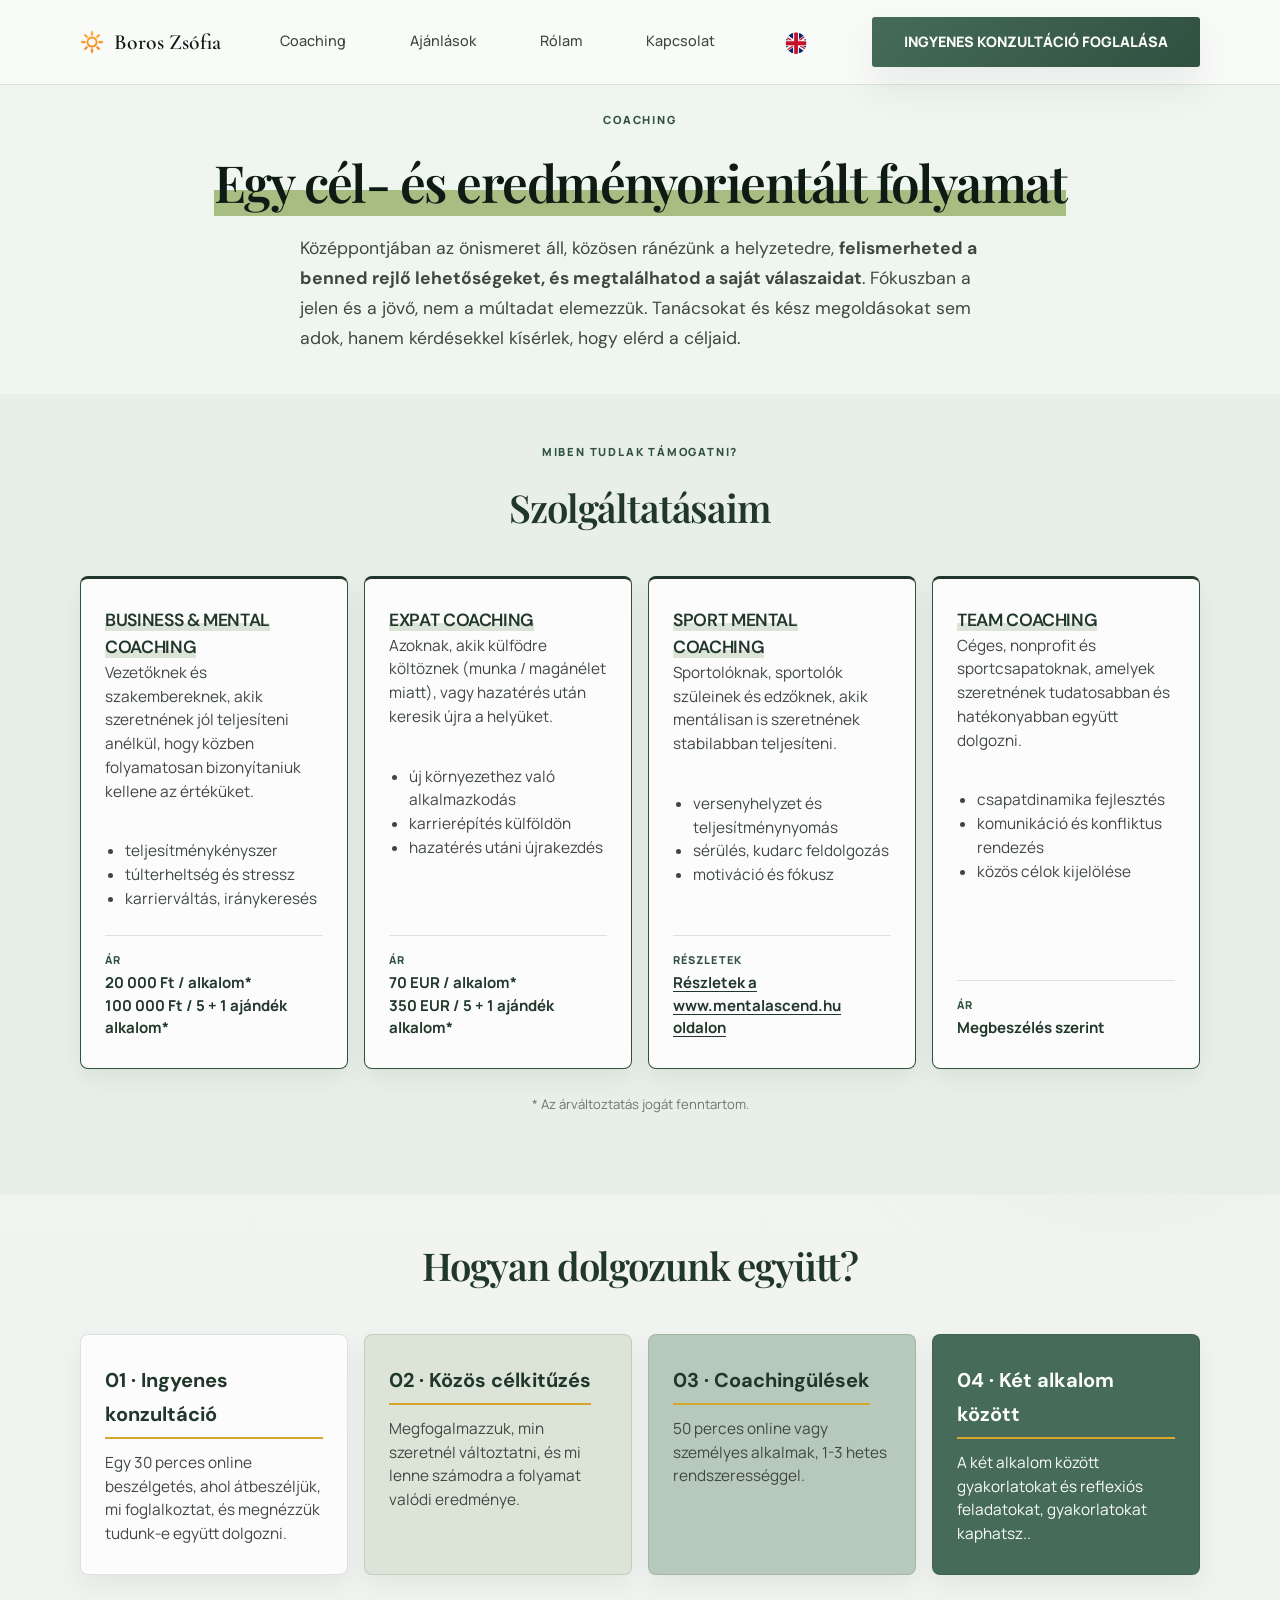
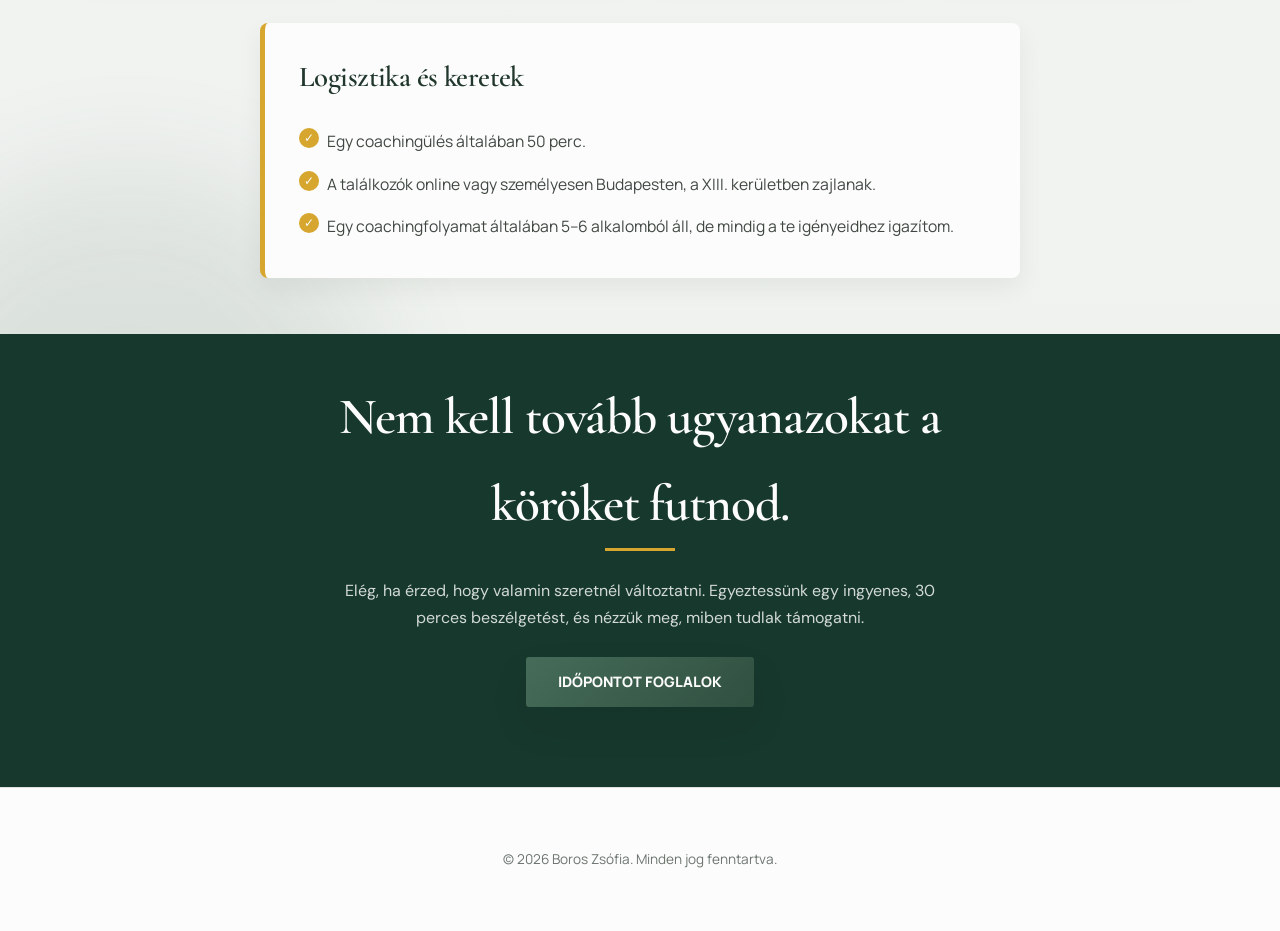
<file: hu/coaching.html>
<!doctype html>
<html lang="hu">

<head>
    <meta charset="UTF-8" />
    <meta name="viewport" content="width=device-width, initial-scale=1.0" />
    <title>Szolgáltatások | Boros Zsófia</title>
    <meta name="description"
        content="Business és Mentál Coaching, Expat Coaching, Sport Mentál Coaching és Team Coaching Boros Zsófiával." />
    <meta property="og:title" content="Szolgáltatások | Boros Zsófia" />
    <meta property="og:description"
        content="Business és Mentál Coaching, Expat Coaching, Sport Mentál Coaching és Team Coaching Boros Zsófiával." />
    <meta property="og:image" content="https://zsofiaboros.coach/preview.png" />
    <meta property="og:image:width" content="1200" />
    <meta property="og:image:height" content="630" />
    <meta property="og:type" content="website" />
    <meta property="og:url" content="https://zsofiaboros.coach/hu/coaching.html" />
    <meta property="og:site_name" content="Zsófia Boros Coaching" />
    <meta name="twitter:card" content="summary_large_image" />
    <meta name="twitter:title" content="Szolgáltatások | Boros Zsófia" />
    <meta name="twitter:description"
        content="Business és Mentál Coaching, Expat Coaching, Sport Mentál Coaching és Team Coaching Boros Zsófiával." />
    <meta name="twitter:image" content="https://zsofiaboros.coach/preview.png" />
    <meta name="msapplication-TileImage" content="../pics/sun.png" />
    <link rel="canonical" href="https://zsofiaboros.coach/hu/coaching.html" />
    <link rel="icon" type="image/png" href="../pics/sun.png" />
    <link rel="apple-touch-icon" href="../pics/sun.png" />
    <link rel="shortcut icon" href="../favicon.ico" type="image/x-icon" />
    <link rel="preconnect" href="https://fonts.googleapis.com" />
    <link rel="preconnect" href="https://fonts.gstatic.com" crossorigin />
    <link
        href="https://fonts.googleapis.com/css2?family=Cormorant+Garamond:wght@400;600&family=DM+Sans:wght@400;500;600;700&family=Manrope:wght@400;500;800&family=Playfair+Display:wght@500;600&display=swap"
        rel="stylesheet" />
    <script src="https://vercel.com/_vercel/insights/script.js"></script>
    <style>
        :root {
            --green-950: #0e1a14;
            --green-900: #16261e;
            --green-800: #21372c;
            --green-700: #305040;
            --green-600: #466c59;
            --gray-100: #f1f3f1;
            --gray-200: #e3e6e3;
            --gray-300: #cdd3ce;
            --gray-500: #6d756f;
            --gray-700: #404741;
            --white: #fbfcfb;
            --ink: #1b221d;
            --line: rgba(22, 38, 30, 0.12);
            --card: rgba(251, 252, 251, 0.88);
            --shadow: 0 18px 40px rgba(18, 29, 23, 0.08);
            --shadow-strong: 0 24px 56px rgba(18, 29, 23, 0.18);
            --container: min(1120px, calc(100vw - 28px));
            --radius-xl: 18px;
            --radius-lg: 14px;
            --radius-md: 10px;
            --radius-sm: 8px;
            --radius-xs: 3px;
            --accent-rgb: 70, 108, 89;
            --ochre: #d6a62f;
            --ochre-light: #e9cd73;
            --cream-card: #f0e9d9;
            --sage-card: #dce4d7;
        }

        * {
            margin: 0;
            padding: 0;
            box-sizing: border-box;
            -webkit-tap-highlight-color: transparent;
        }

        body {
            font-family: "Manrope", sans-serif;
            line-height: 1.7;
            color: var(--gray-500);
            background:
                radial-gradient(circle at top left,
                    rgba(var(--accent-rgb), 0.15),
                    transparent 24%),
                radial-gradient(circle at right top,
                    rgba(109, 117, 111, 0.14),
                    transparent 24%),
                linear-gradient(180deg, #f4f6f4 0%, #eef1ee 100%);
            min-height: 100vh;
            overflow-x: hidden;
            position: relative;
        }

        html {
            overflow-x: hidden;
            scroll-behavior: smooth;
        }

        h1,
        h2,
        h3 {
            font-family: "Cormorant Garamond", serif;
            color: var(--green-800);
            letter-spacing: -0.02em;
            font-weight: 600;
        }

        .container {
            width: var(--container);
            margin: 0 auto;
        }

        .bg-container {
            position: absolute;
            inset: 0;
            overflow: hidden;
            z-index: -1;
            pointer-events: none;
        }

        .page-bg {
            position: absolute;
            border-radius: 50%;
            filter: blur(60px);
        }

        /* Header */
        .header {
            position: fixed;
            top: 0;
            left: 0;
            right: 0;
            background: rgba(251, 252, 251, 0.85);
            backdrop-filter: blur(12px);
            -webkit-backdrop-filter: blur(12px);
            border-bottom: 1px solid var(--line);
            z-index: 1000;
        }

        .header-container {
            height: 72px;
            display: flex;
            align-items: center;
            justify-content: space-between;
        }

        .header-left {
            display: flex;
            align-items: center;
            gap: 12px;
        }

        .logo {
            font-family: "Cormorant Garamond", serif;
            font-size: 1.35rem;
            font-weight: 600;
            color: var(--green-950);
            text-decoration: none;
            white-space: nowrap;
            display: flex;
            align-items: center;
            gap: 10px;
        }

        .logo-icon {
            height: 24px;
            width: auto;
            display: none;
        }

        .nav-desktop {
            display: none;
            gap: 32px;
        }

        .nav-desktop a {
            text-decoration: none;
            color: var(--gray-700);
            font-size: 0.9rem;
            font-weight: 500;
            transition: all 0.2s;
            padding: 8px 16px;
            border-radius: var(--radius-sm);
        }

        .nav-desktop a:hover {
            color: var(--green-700);
        }

        .button-sm {
            padding: 10px 18px;
            font-size: 0.8rem;
            border-radius: var(--radius-xs);
        }

        .cta-desktop {
            display: none;
        }

        .menu-toggle {
            display: flex;
            flex-direction: column;
            gap: 5px;
            background: none;
            border: none;
            cursor: pointer;
            padding: 4px;
        }

        .menu-toggle span {
            display: block;
            width: 20px;
            height: 2px;
            background: var(--green-950);
        }

        .mobile-menu {
            display: none;
            background: var(--white);
            padding: 0;
        }

        .mobile-menu.is-active {
            display: block;
        }

        .nav-mobile {
            display: flex;
            flex-direction: column;
            gap: 0;
            padding: 0;
            border-top: 1px solid var(--line);
        }

        .nav-mobile a {
            text-decoration: none;
            color: var(--green-950);
            font-weight: 500;
            font-size: 1.1rem;
            padding: 0 16px;
            display: flex;
            align-items: center;
            height: 72px;
            border-bottom: 1px solid var(--line);
        }

        .nav-mobile a.nav-booking-cta {
            background: linear-gradient(135deg, var(--green-600), var(--green-700));
            color: var(--white);
            font-weight: 700;
        }

        .nav-mobile a.nav-booking-cta:hover,
        .nav-mobile a.nav-booking-cta:focus-visible {
            background: var(--green-700);
            color: var(--white);
        }

        .nav-mobile a:last-child {
            border-bottom: none;
        }

        @media (min-width: 1024px) {
            .menu-toggle {
                display: none;
            }

            .nav-desktop {
                display: flex;
            }

            .header-container {
                height: 84px;
            }

            .mobile-menu {
                display: none !important;
            }

            .cta-desktop {
                display: inline;
            }

            .cta-mobile {
                display: none;
            }

            .logo-icon {
                display: block;
            }
        }

        .button {
            padding: 16px 32px;
            text-decoration: none;
            font-size: 0.9rem;
            display: inline-block;
            text-align: center;
            line-height: 1.2;
            text-transform: uppercase;
        }

        .button-primary {
            background: linear-gradient(135deg,
                    var(--green-600),
                    var(--green-700));
            color: var(--white);
            font-weight: 800;
            border-radius: var(--radius-xs);
            box-shadow: var(--shadow);
        }

        .button-secondary {
            background: rgba(255, 255, 255, 0.7);
            border: 1px solid var(--line);
            color: var(--green-900);
            font-weight: 800;
            border-radius: var(--radius-xs);
            backdrop-filter: blur(8px);
        }

        /* Page hero */
        .page-hero {
            padding: 110px 0 40px;
            background: #eef6ef !important;
            text-align: center;
        }

        .page-hero h1 {
            color: #0e1a14 !important;
        }

        .story-heading {
            display: flex;
            flex-direction: column;
            align-items: center;
            justify-content: center;
            text-align: center;
            max-width: 720px;
            margin: 0 auto 40px;
        }

        .section-kicker {
            text-transform: uppercase;
            letter-spacing: 0.16em;
            font-size: 0.7rem;
            font-weight: 800;
            color: var(--green-700);
            margin-bottom: 1.5rem;
            display: block;
        }

        .section-title {
            font-family: "Playfair Display", Georgia, serif;
            font-size: clamp(2.1rem, 4vw, 3.5rem);
            line-height: 1.15;
            letter-spacing: -0.03em;
            margin-bottom: 1.4rem;
        }

        .section-title.sm {
            font-size: clamp(1.7rem, 3vw, 2.5rem);
        }

        .page-hero p {
            font-family: "DM Sans", Arial, sans-serif;
            font-size: 1.1rem;
            max-width: 680px;
            margin: 0 auto;
            text-align: left;
            color: var(--gray-700);
        }

        /* Page sections */
        .page-section {
            padding: 80px 0;
        }

        .page-section.alt {
            background: #e7efe8;
        }

        #szolgaltatasok {
            padding-top: 48px;
        }

        #szolgaltatasok .story-heading {
            margin-bottom: 24px;
        }

        #folyamat {
            padding: 48px 0 56px;
        }

        #folyamat .story-heading {
            margin-bottom: 24px;
        }

        /* Services */
        .service-grid {
            display: grid;
            grid-template-columns: 1fr;
            gap: 16px;
        }

        @media (min-width: 700px) {
            .service-grid {
                grid-template-columns: repeat(2, 1fr);
            }
        }

        @media (min-width: 1024px) {
            .service-grid {
                grid-template-columns: repeat(4, 1fr);
            }
        }

        .service-card {
            display: flex;
            flex-direction: column;
            min-height: 340px;
            padding: 28px 24px;
            background: var(--white);
            border: 1px solid var(--green-700);
            border-top: 3px solid var(--green-800);
            border-radius: var(--radius-sm);
            box-shadow: 0 10px 24px rgba(18, 29, 23, 0.06);
        }

        .service-purpose {
            flex: 1;
        }

        .service-card h3 {
            margin-bottom: 12px;
            font-family: "DM Sans", Arial, sans-serif;
            font-size: 1.1rem;
            line-height: 1.3;
            display: inline;
            background: linear-gradient(transparent 62%,
                    var(--sage-card) 62%);
        }

        .service-section-title {
            background: none;
        }

        .hero-highlight {
            background: linear-gradient(transparent 62%,
                    #a8bd82 62%) !important;
        }

        .service-card p {
            margin: 0;
            color: var(--gray-700);
            font-size: 0.96rem;
            line-height: 1.55;
        }

        .service-card ul {
            margin: 12px 0 0;
            padding-left: 20px;
            color: var(--gray-700);
            font-size: 0.96rem;
            line-height: 1.55;
        }

        .service-price {
            margin-top: 24px;
            padding-top: 16px;
            border-top: 1px solid var(--line);
            font-size: 0.94rem;
            color: var(--green-800);
            font-weight: 700;
            line-height: 1.5;
        }

        .service-price a {
            color: inherit;
            text-underline-offset: 3px;
        }

        .service-price .price-label {
            display: block;
            margin-bottom: 4px;
            text-transform: uppercase;
            letter-spacing: 0.1em;
            font-size: 0.68rem;
            font-weight: 800;
            color: var(--green-700);
        }

        .pricing-note {
            margin: 24px 0 0;
            font-size: 0.82rem;
            color: var(--gray-500);
            text-align: center;
        }

        /* Process */
        .process-grid {
            display: grid;
            grid-template-columns: 1fr;
            gap: 16px;
            margin-bottom: 48px;
        }

        @media (min-width: 700px) {
            .process-grid {
                grid-template-columns: repeat(2, 1fr);
            }
        }

        @media (min-width: 1024px) {
            .process-grid {
                grid-template-columns: repeat(4, 1fr);
            }
        }

        .process-card {
            padding: 28px 24px;
            background: var(--white);
            border: 1px solid var(--line);
            border-radius: var(--radius-sm);
            box-shadow: 0 10px 24px rgba(18, 29, 23, 0.06);
        }

        .process-card:nth-child(1) {
            background: var(--white);
        }

        .process-card:nth-child(2) {
            background: var(--sage-card);
        }

        .process-card:nth-child(3) {
            background: #b7c9ba;
        }

        .process-card:nth-child(4) {
            background: var(--green-600);
            color: var(--white);
        }

        .process-card strong {
            display: inline-block;
            margin-bottom: 12px;
            padding-bottom: 6px;
            font-family: "DM Sans", Arial, sans-serif;
            font-size: 1.25rem;
            color: var(--green-800);
            border-bottom: 2px solid var(--ochre, #d6a62f);
        }

        .process-card p {
            margin: 0;
            color: var(--gray-700);
            font-size: 0.96rem;
            line-height: 1.55;
        }

        .process-card:nth-child(4) strong,
        .process-card:nth-child(4) p {
            color: var(--white);
        }

        .logistics {
            max-width: 760px;
            margin: 0 auto;
            padding: 30px 34px;
            background: var(--white);
            border-left: 5px solid var(--ochre, #d6a62f);
            border-radius: var(--radius-sm);
            box-shadow: 0 10px 24px rgba(18, 29, 23, 0.06);
        }

        .logistics h3 {
            margin-bottom: 18px;
            font-size: clamp(1.4rem, 3vw, 1.8rem);
        }

        .logistics ul {
            margin: 0;
            padding: 0;
            list-style: none;
        }

        .logistics li {
            position: relative;
            padding: 8px 0 8px 28px;
            font-size: 0.98rem;
            color: var(--gray-700);
        }

        .logistics li::before {
            content: "✓";
            position: absolute;
            left: 0;
            top: 8px;
            display: inline-flex;
            align-items: center;
            justify-content: center;
            width: 20px;
            height: 20px;
            border-radius: 50%;
            color: var(--white);
            font-size: 0.72rem;
            line-height: 1;
            background-color: var(--ochre, #d6a62f);
        }

        /* CTA */
        .cta-section {
            padding: 100px 0;
            background: #dce1dd;
            text-align: center;
        }

        .cta-section .container {
            max-width: 640px;
        }

        .cta-section p {
            font-family: "DM Sans", Arial, sans-serif;
            margin-bottom: 26px;
            color: var(--gray-700);
        }

        .booking-form {
            display: grid;
            gap: 14px;
            max-width: 520px;
            margin: 30px auto 0;
            text-align: left;
        }

        .booking-section {
            padding: 40px 0 80px;
            background: #17382d;
        }

        .booking-section h2 {
            color: var(--white);
        }

        .booking-section p {
            color: rgba(251, 252, 251, 0.82);
        }

        .booking-section .booking-form-note {
            color: var(--gray-500);
            font-size: 0.72rem;
            line-height: 1.45;
        }

        .booking-section .booking-form {
            max-width: 620px;
            padding: clamp(20px, 4vw, 32px);
            border: 1px solid rgba(255, 255, 255, 0.35);
            border-radius: 12px;
            background: var(--white);
            box-shadow: var(--shadow-strong);
        }

        .booking-form label {
            display: grid;
            gap: 6px;
            color: var(--green-950);
            font-size: 0.9rem;
            font-weight: 700;
        }

        .booking-form input,
        .booking-form textarea {
            width: 100%;
            padding: 12px 14px;
            border: 1px solid var(--line);
            border-radius: 8px;
            background: var(--white);
            color: var(--green-950);
            font: inherit;
        }

        .booking-form textarea {
            min-height: 100px;
            resize: vertical;
        }

        .booking-form input:focus-visible,
        .booking-form textarea:focus-visible {
            outline: 2px solid var(--green-700);
            outline-offset: 2px;
        }

        .booking-form button {
            justify-self: start;
        }

        .booking-result {
            display: none;
            margin: 0 0 18px;
            padding: 16px;
            border: 1px solid transparent;
            border-radius: 8px;
            text-align: left;
        }

        .booking-result[data-fs-active] {
            display: block;
        }

        .booking-result-success {
            border-color: var(--green-600);
            background: #e9f1ea;
            color: var(--green-950);
        }

        .booking-result-error {
            border-color: #b94e43;
            background: #fff0ed;
            color: #702d25;
        }

        .booking-form-note {
            margin: 0;
            color: var(--gray-600);
            font-size: 0.82rem;
        }

        .cta-title-line {
            width: 70px;
            height: 3px;
            margin: 0 auto 26px;
            background: var(--ochre, #d6a62f);
        }

        .footer {
            padding: 60px 0;
            background: var(--white);
            text-align: center;
            border-top: 1px solid var(--line);
        }

        .footer p {
            font-size: 0.85rem;
            color: var(--gray-500);
        }
    </style>
</head>

<body class="theme-green">
    <div class="bg-container">
        <div class="page-bg" style="
                        top: 0%;
                        left: -10%;
                        width: 40vw;
                        height: 40vw;
                        background: var(--green-600);
                        opacity: 0.1;
                    "></div>
        <div class="page-bg" style="
                        top: 30%;
                        right: -5%;
                        width: 35vw;
                        height: 35vw;
                        background: var(--gray-300);
                        opacity: 0.15;
                    "></div>
        <div class="page-bg" style="
                        top: 70%;
                        left: -10%;
                        width: 40vw;
                        height: 40vw;
                        background: var(--green-700);
                        opacity: 0.1;
                    "></div>
    </div>

    <header class="header">
        <div class="container">
            <div class="header-container">
                <div class="header-left">
                    <button class="menu-toggle" id="menuToggle" aria-label="Toggle menu">
                        <span></span>
                        <span></span>
                        <span></span>
                    </button>
                    <a href="index.html#top" class="logo">
                        <img src="../pics/sun.png" alt="" class="logo-icon" />
                        Boros Zsófia
                    </a>
                </div>

                <nav class="nav-desktop">
                    <a href="#top">Coaching</a>
                    <a href="../hu/ugyfelvelemenyek.html">Ajánlások</a>
                    <a href="../hu/rolam.html">Rólam</a>
                    <a href="#booking">Kapcsolat</a>
                    <a href="../coaching.html" aria-label="Switch to English" title="Switch to English"><span
                            aria-hidden="true"><img src="../pics/brit%20z%C3%A1szl%C3%B3.png" alt="" width="34"
                                height="24" style="object-fit: contain; vertical-align: middle;"></span></a>
                </nav>

                <div class="header-right">
                    <a href="https://calendly.com/boros-zsofia/freecall" class="button button-primary button-sm">
                        <span class="cta-mobile">Beszéljünk</span>
                        <span class="cta-desktop">Ingyenes konzultáció foglalása</span>
                    </a>
                </div>
            </div>
        </div>
        <div class="mobile-menu" id="mobileMenu">
            <div class="container">
                <nav class="nav-mobile">
                    <a href="#top">Coaching</a>
                    <a href="../hu/ugyfelvelemenyek.html">Ajánlások</a>
                    <a href="../hu/rolam.html">Rólam</a>
                    <a href="#booking">Kapcsolat</a>
                    <a class="nav-booking-cta" href="https://calendly.com/boros-zsofia/freecall">Ingyenes konzultáció</a>
                    <a href="../coaching.html" aria-label="Switch to English" title="Switch to English"><span
                            aria-hidden="true"><img src="../pics/brit%20z%C3%A1szl%C3%B3.png" alt="" width="34"
                                height="24" style="object-fit: contain; vertical-align: middle;"></span></a>
                </nav>
            </div>
        </div>
    </header>

    <section class="page-hero" id="top">
        <div class="container">
            <span class="section-kicker">Coaching</span>
            <h1 class="section-title">
                <span class="hero-highlight">Egy cél- és eredményorientált folyamat</span>
            </h1>
            <p>
                Középpontjában az önismeret áll, közösen ránézünk a
                helyzetedre,
                <strong>felismerheted a benned rejlő lehetőségeket, és
                    megtalálhatod a saját válaszaidat</strong>. Fókuszban a jelen és a jövő, nem a múltadat elemezzük.
                Tanácsokat és kész megoldásokat sem adok, hanem kérdésekkel
                kísérlek, hogy elérd a céljaid.
            </p>
        </div>
    </section>

    <section class="page-section alt" id="szolgaltatasok">
        <div class="container">
            <div class="story-heading">
                <span class="section-kicker">Miben tudlak támogatni?</span>
                <h2 class="section-title sm">
                    <span class="service-section-title">Szolgáltatásaim</span>
                </h2>
            </div>
            <div class="service-grid">
                <article class="service-card">
                    <div class="service-purpose">
                        <h3>BUSINESS & MENTAL COACHING</h3>
                        <p>
                            Vezetőknek és szakembereknek, akik szeretnének
                            jól teljesíteni anélkül, hogy közben
                            folyamatosan bizonyítaniuk kellene az értéküket.
                            <br /><br />
                        </p>
                        <ul>
                            <li>teljesítménykényszer</li>
                            <li>túlterheltség és stressz</li>
                            <li>karrierváltás, iránykeresés</li>
                        </ul>
                    </div>
                    <div class="service-price">
                        <span class="price-label">Ár</span>
                        20 000 Ft / alkalom*<br />
                        100 000 Ft / 5 + 1 ajándék alkalom*
                    </div>
                </article>
                <article class="service-card">
                    <div class="service-purpose">
                        <h3>EXPAT COACHING</h3>
                        <p>
                            Azoknak, akik külfödre költöznek (munka /
                            magánélet miatt), vagy hazatérés után keresik
                            újra a helyüket.<br /><br />
                        </p>
                        <ul>
                            <li>új környezethez való alkalmazkodás</li>
                            <li>karrierépítés külföldön</li>
                            <li>hazatérés utáni újrakezdés</li>
                        </ul>
                    </div>
                    <div class="service-price">
                        <span class="price-label">Ár</span>
                        70 EUR / alkalom*<br />
                        350 EUR / 5 + 1 ajándék alkalom*
                    </div>
                </article>
                <article class="service-card">
                    <div class="service-purpose">
                        <h3>SPORT MENTAL COACHING</h3>
                        <p>
                            Sportolóknak, sportolók szüleinek és edzőknek,
                            akik mentálisan is szeretnének stabilabban
                            teljesíteni.<br /><br />
                        </p>
                        <ul>
                            <li>versenyhelyzet és teljesítménynyomás</li>
                            <li>sérülés, kudarc feldolgozás</li>
                            <li>motiváció és fókusz</li>
                        </ul>
                    </div>
                    <div class="service-price">
                        <span class="price-label">Részletek</span>
                        <a href="https://www.mentalascend.hu" target="_blank" rel="noopener noreferrer">Részletek a www.mentalascend.hu oldalon</a>
                    </div>
                </article>
                <article class="service-card">
                    <div class="service-purpose">
                        <h3>TEAM COACHING</h3>
                        <p>
                            Céges, nonprofit és sportcsapatoknak, amelyek
                            szeretnének tudatosabban és hatékonyabban együtt
                            dolgozni. <br /><br />
                        </p>
                        <ul>
                            <li>csapatdinamika fejlesztés</li>
                            <li>komunikáció és konfliktus rendezés</li>
                            <li>közös célok kijelölése</li>
                        </ul>
                    </div>
                    <div class="service-price">
                        <span class="price-label">Ár</span>
                        Megbeszélés szerint
                    </div>
                </article>
            </div>
            <p class="pricing-note">* Az árváltoztatás jogát fenntartom.</p>
        </div>
    </section>

    <section class="page-section" id="folyamat">
        <div class="container">
            <div class="story-heading">
                <h2 class="section-title sm">Hogyan dolgozunk együtt?</h2>
            </div>
            <div class="process-grid">
                <div class="process-card">
                    <strong>01 · Ingyenes konzultáció</strong>
                    <p>
                        Egy 30 perces online beszélgetés, ahol átbeszéljük,
                        mi foglalkoztat, és megnézzük tudunk-e együtt
                        dolgozni.
                    </p>
                </div>
                <div class="process-card">
                    <strong>02 · Közös célkitűzés</strong>
                    <p>
                        Megfogalmazzuk, min szeretnél változtatni, és mi
                        lenne számodra a folyamat valódi eredménye.
                    </p>
                </div>
                <div class="process-card">
                    <strong>03 · Coachingülések</strong>
                    <p>
                        50 perces online vagy személyes alkalmak, 1-3 hetes rendszerességgel.
                    </p>
                </div>
                <div class="process-card">
                    <strong>04 · Két alkalom között</strong>
                    <p>
                        A két alkalom között gyakorlatokat és reflexiós
                        feladatokat, gyakorlatokat kaphatsz..
                    </p>
                </div>
            </div>
            <div class="logistics">
                <h3>Logisztika és keretek</h3>
                <ul>
                    <li>Egy coachingülés általában 50 perc.</li>
                    <li>
                        A találkozók online vagy személyesen Budapesten, a
                        XIII. kerületben zajlanak.
                    </li>
                    <li>
                        Egy coachingfolyamat általában 5–6 alkalomból áll,
                        de mindig a te igényeidhez igazítom.
                    </li>
                </ul>
            </div>
        </div>
    </section>



    <section class="cta-section booking-section" id="kapcsolat">
        <div class="container">
            <h2 class="hero-title" style="font-size: clamp(2.4rem, 6vw, 3.2rem)">
                Nem kell tovább ugyanazokat a köröket futnod.
            </h2>
            <div class="cta-title-line" aria-hidden="true"></div>
            <p>
                Elég, ha érzed, hogy valamin szeretnél változtatni. Egyeztessünk egy ingyenes, 30 perces beszélgetést,
                és nézzük meg, miben tudlak támogatni.
            </p>
            <div id="booking">
                <a class="button button-primary" href="https://calendly.com/boros-zsofia/freecall">Időpontot foglalok</a>
            </div>
        </div>
    </section>

    <footer class="footer">
        <div class="container">
            <p>&copy; 2026 Boros Zsófia. Minden jog fenntartva.</p>
        </div>
    </footer>

    <script>
        const menuToggle = document.getElementById("menuToggle");
        const mobileMenu = document.getElementById("mobileMenu");

        menuToggle.addEventListener("click", () => {
            mobileMenu.classList.toggle("is-active");
        });

        document.addEventListener("click", (event) => {
            const header = document.querySelector(".header");
            const isClickInside = header.contains(event.target);

            if (
                !isClickInside &&
                mobileMenu.classList.contains("is-active")
            ) {
                mobileMenu.classList.remove("is-active");
            }
        });
    </script>
</body>

</html>
</file>
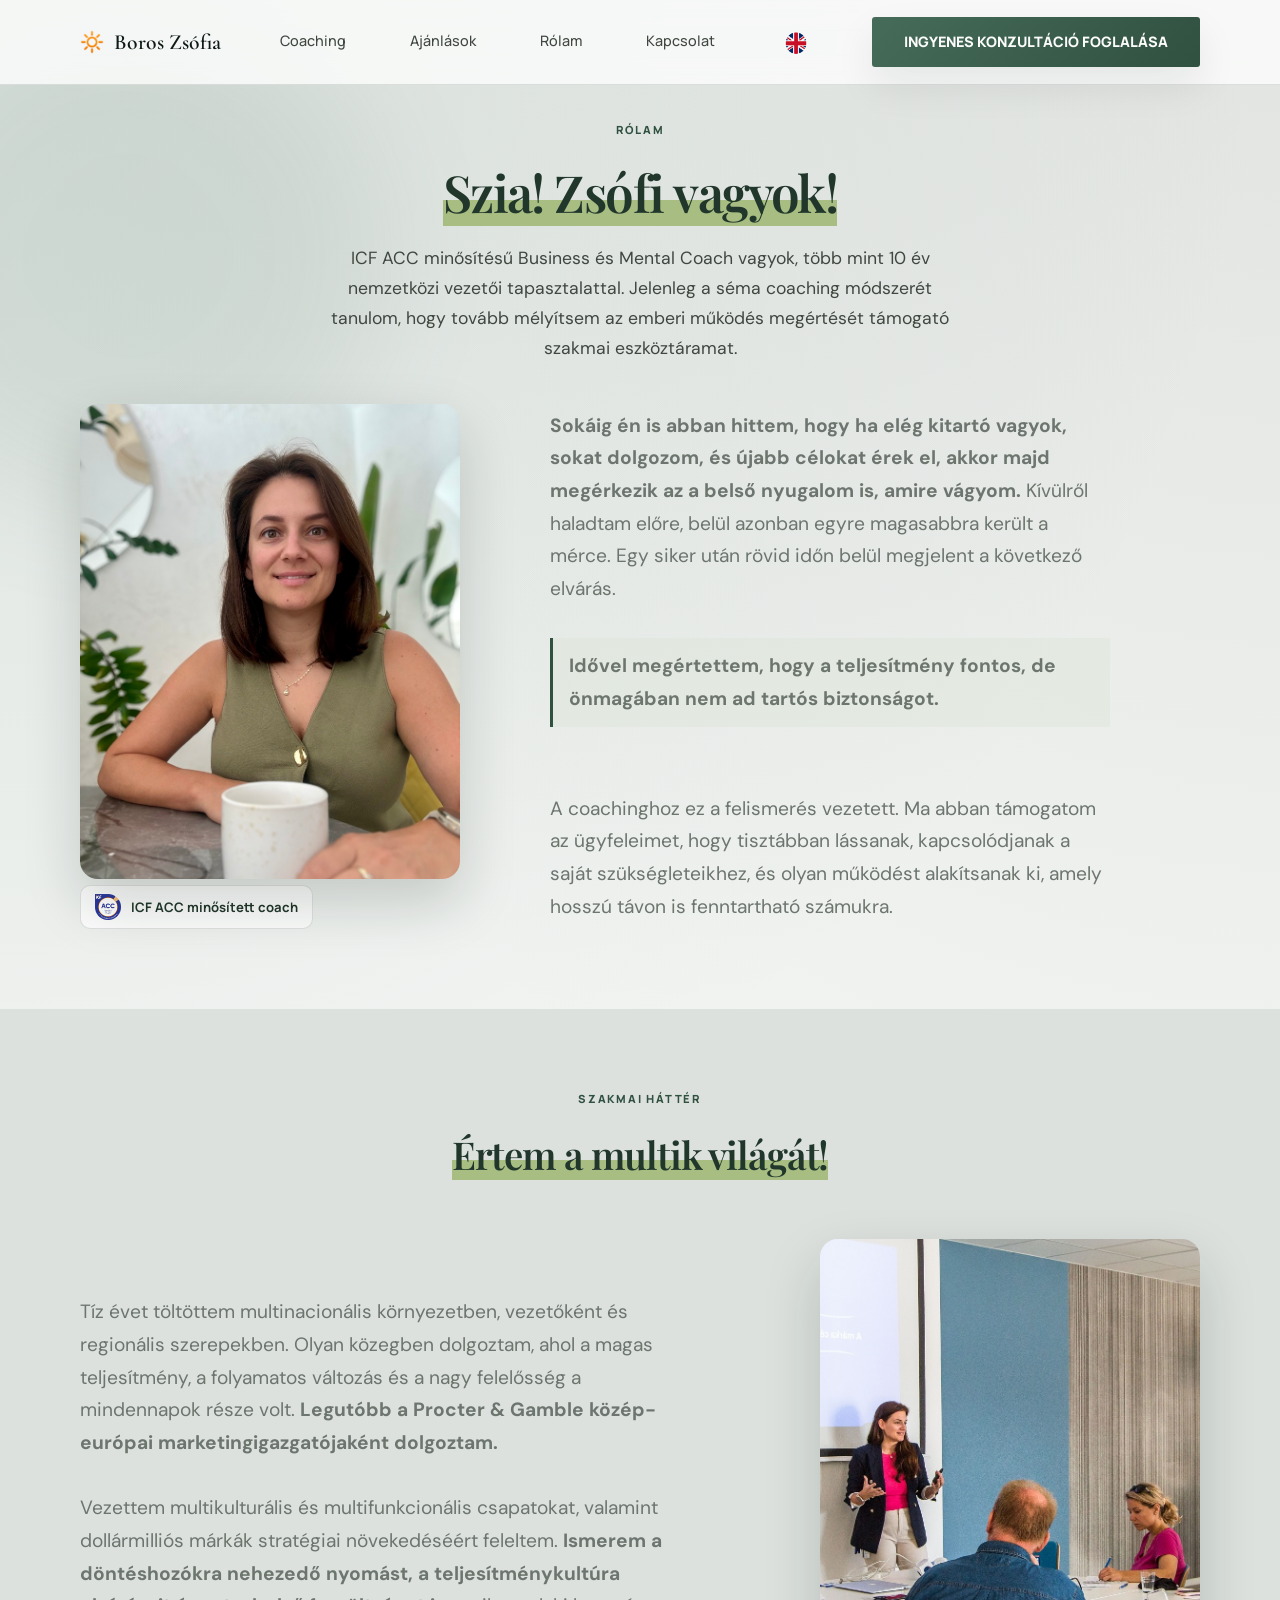
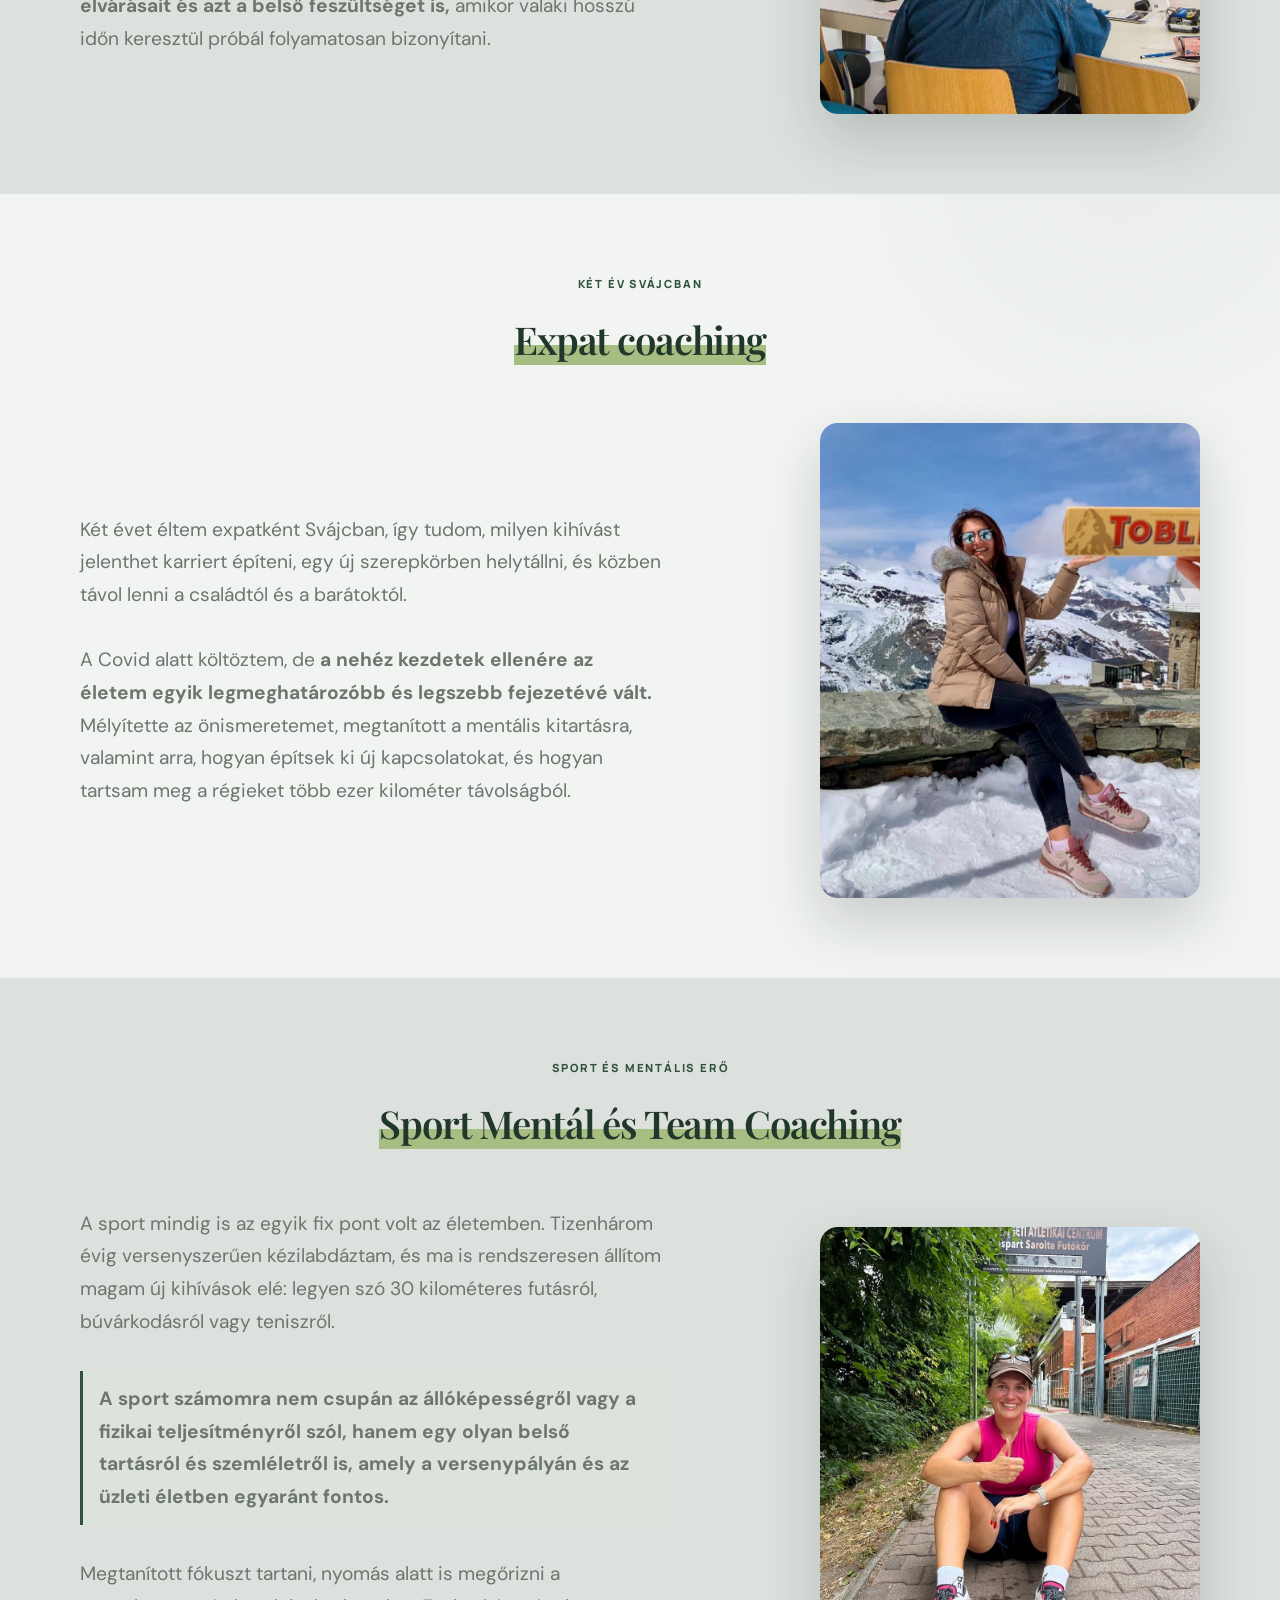
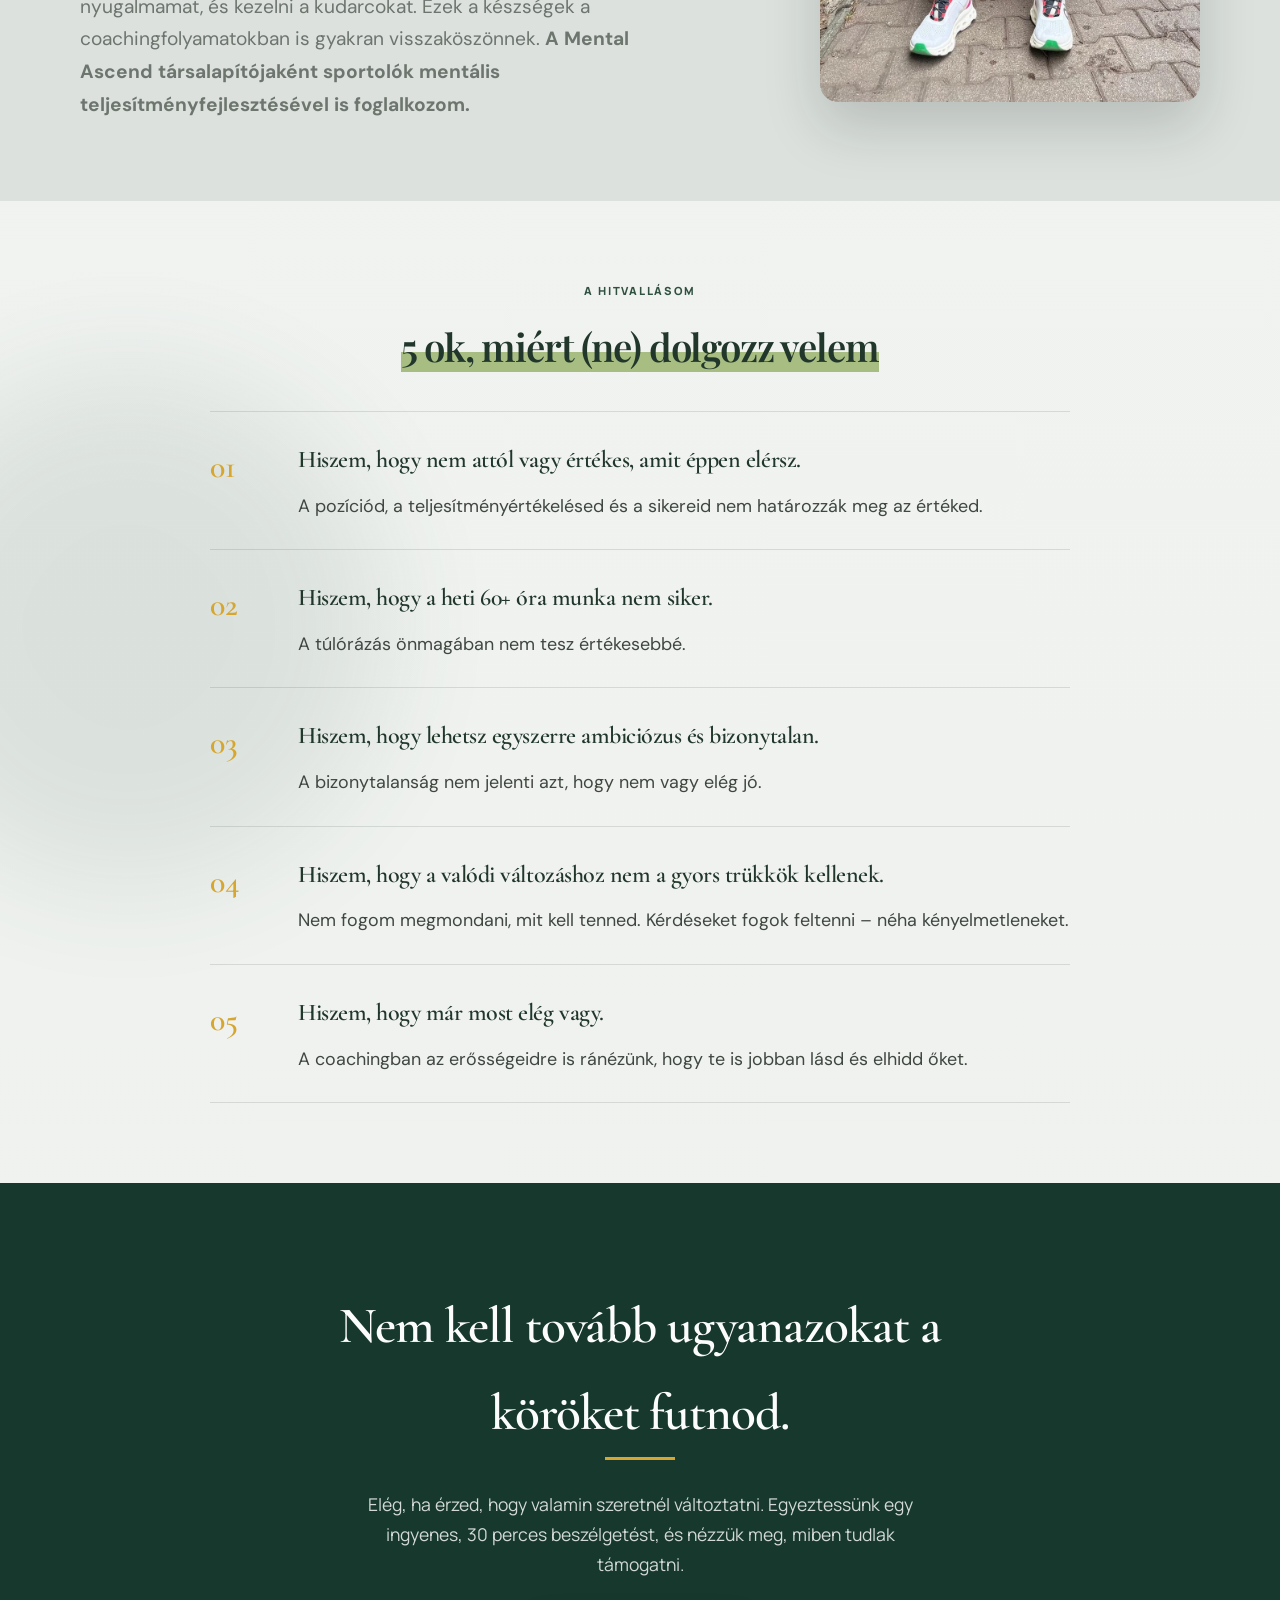
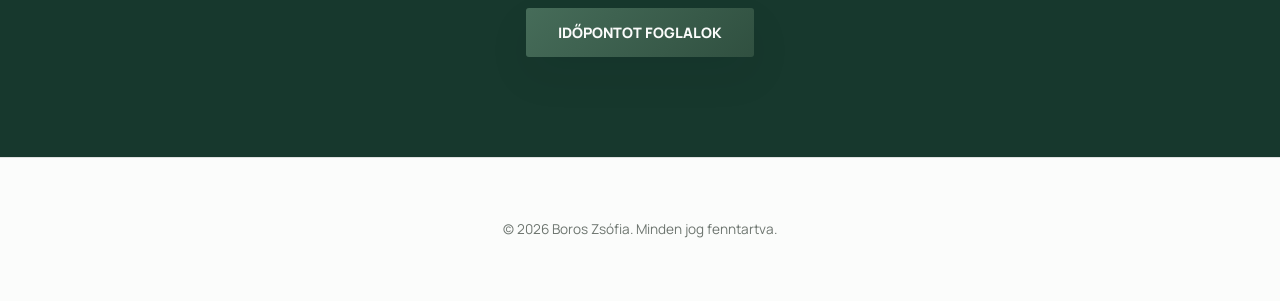
<file: hu/rolam.html>
<!doctype html>
<html lang="hu">

<head>
    <meta charset="UTF-8" />
    <meta name="viewport" content="width=device-width, initial-scale=1.0" />
    <title>Rólam | Boros Zsófia</title>
    <meta name="description"
        content="Boros Zsófia ICF ACC minősített Business és Mentál Coach bemutatkozó oldala – történet, szakmai háttér, expatévek és sport mentál tapasztalat." />
    <meta property="og:title" content="Rólam | Boros Zsófia" />
    <meta property="og:description"
        content="Boros Zsófia ICF ACC minősített Business és Mentál Coach bemutatkozó oldala – történet, szakmai háttér, expatévek és sport mentál tapasztalat." />
    <meta property="og:image" content="https://zsofiaboros.coach/preview.png" />
    <meta property="og:image:width" content="1200" />
    <meta property="og:image:height" content="630" />
    <meta property="og:type" content="website" />
    <meta property="og:url" content="https://zsofiaboros.coach/hu/rolam.html" />
    <meta property="og:site_name" content="Zsófia Boros Coaching" />
    <meta name="twitter:card" content="summary_large_image" />
    <meta name="twitter:title" content="Rólam | Boros Zsófia" />
    <meta name="twitter:description"
        content="Boros Zsófia ICF ACC minősített Business és Mentál Coach bemutatkozó oldala." />
    <meta name="twitter:image" content="https://zsofiaboros.coach/preview.png" />
    <meta name="msapplication-TileImage" content="../pics/sun.png" />
    <link rel="canonical" href="https://zsofiaboros.coach/hu/rolam.html" />
    <link rel="icon" type="image/png" href="../pics/sun.png" />
    <link rel="apple-touch-icon" href="../pics/sun.png" />
    <link rel="shortcut icon" href="../favicon.ico" type="image/x-icon" />
    <link rel="preconnect" href="https://fonts.googleapis.com" />
    <link rel="preconnect" href="https://fonts.gstatic.com" crossorigin />
    <link
        href="https://fonts.googleapis.com/css2?family=Cormorant+Garamond:wght@400;600&family=DM+Sans:wght@400;500;600;700&family=Manrope:wght@400;500;800&family=Playfair+Display:wght@500;600&display=swap"
        rel="stylesheet" />
    <script src="https://vercel.com/_vercel/insights/script.js"></script>
    <style>
        :root {
            --green-950: #0e1a14;
            --green-900: #16261e;
            --green-800: #21372c;
            --green-700: #305040;
            --green-600: #466c59;
            --gray-100: #f1f3f1;
            --gray-200: #e3e6e3;
            --gray-300: #cdd3ce;
            --gray-500: #6d756f;
            --gray-700: #404741;
            --white: #fbfcfb;
            --ink: #1b221d;
            --line: rgba(22, 38, 30, 0.12);
            --card: rgba(251, 252, 251, 0.88);
            --shadow: 0 18px 40px rgba(18, 29, 23, 0.08);
            --shadow-strong: 0 24px 56px rgba(18, 29, 23, 0.18);
            --container: min(1120px, calc(100vw - 28px));
            --radius-xl: 18px;
            --radius-lg: 14px;
            --radius-md: 10px;
            --radius-sm: 8px;
            --radius-xs: 3px;
            --accent-rgb: 70, 108, 89;
            --ochre: #d6a62f;
            --ochre-light: #e9cd73;
            --cream-card: #f0e9d9;
            --sage-card: #dce4d7;
        }

        * {
            margin: 0;
            padding: 0;
            box-sizing: border-box;
            -webkit-tap-highlight-color: transparent;
        }

        body {
            font-family: "Manrope", sans-serif;
            line-height: 1.7;
            color: var(--gray-500);
            background:
                radial-gradient(circle at top left,
                    rgba(var(--accent-rgb), 0.15),
                    transparent 24%),
                radial-gradient(circle at right top,
                    rgba(109, 117, 111, 0.14),
                    transparent 24%),
                linear-gradient(180deg, #f4f6f4 0%, #eef1ee 100%);
            min-height: 100vh;
            overflow-x: hidden;
            position: relative;
        }

        html {
            overflow-x: hidden;
            scroll-behavior: smooth;
        }

        h1,
        h2,
        h3 {
            font-family: "Cormorant Garamond", serif;
            color: var(--green-800);
            letter-spacing: -0.02em;
            font-weight: 600;
        }

        .container {
            width: var(--container);
            margin: 0 auto;
        }

        .bg-container {
            position: absolute;
            inset: 0;
            overflow: hidden;
            z-index: -1;
            pointer-events: none;
        }

        .page-bg {
            position: absolute;
            border-radius: 50%;
            filter: blur(60px);
        }

        /* Header */
        .header {
            position: fixed;
            top: 0;
            left: 0;
            right: 0;
            background: rgba(251, 252, 251, 0.85);
            backdrop-filter: blur(12px);
            -webkit-backdrop-filter: blur(12px);
            border-bottom: 1px solid var(--line);
            z-index: 1000;
        }

        .header-container {
            height: 72px;
            display: flex;
            align-items: center;
            justify-content: space-between;
        }

        .header-left {
            display: flex;
            align-items: center;
            gap: 12px;
        }

        .logo {
            font-family: "Cormorant Garamond", serif;
            font-size: 1.35rem;
            font-weight: 600;
            color: var(--green-950);
            text-decoration: none;
            white-space: nowrap;
            display: flex;
            align-items: center;
            gap: 10px;
        }

        .logo-icon {
            height: 24px;
            width: auto;
            display: none;
        }

        .nav-desktop {
            display: none;
            gap: 32px;
        }

        .nav-desktop a {
            text-decoration: none;
            color: var(--gray-700);
            font-size: 0.9rem;
            font-weight: 500;
            transition: all 0.2s;
            padding: 8px 16px;
            border-radius: var(--radius-sm);
        }

        .nav-desktop a:hover {
            color: var(--green-700);
        }

        .button-sm {
            padding: 10px 18px;
            font-size: 0.8rem;
            border-radius: var(--radius-xs);
        }

        .cta-desktop {
            display: none;
        }

        .menu-toggle {
            display: flex;
            flex-direction: column;
            gap: 5px;
            background: none;
            border: none;
            cursor: pointer;
            padding: 4px;
        }

        .menu-toggle span {
            display: block;
            width: 20px;
            height: 2px;
            background: var(--green-950);
        }

        .mobile-menu {
            display: none;
            background: var(--white);
            padding: 0;
        }

        .mobile-menu.is-active {
            display: block;
        }

        .nav-mobile {
            display: flex;
            flex-direction: column;
            gap: 0;
            padding: 0;
            border-top: 1px solid var(--line);
        }

        .nav-mobile a {
            text-decoration: none;
            color: var(--green-950);
            font-weight: 500;
            font-size: 1.1rem;
            padding: 0 16px;
            display: flex;
            align-items: center;
            height: 72px;
            border-bottom: 1px solid var(--line);
        }

        .nav-mobile a.nav-booking-cta {
            background: linear-gradient(135deg, var(--green-600), var(--green-700));
            color: var(--white);
            font-weight: 700;
        }

        .nav-mobile a.nav-booking-cta:hover,
        .nav-mobile a.nav-booking-cta:focus-visible {
            background: var(--green-700);
            color: var(--white);
        }

        .nav-mobile a:last-child {
            border-bottom: none;
        }

        @media (min-width: 1024px) {
            .menu-toggle {
                display: none;
            }

            .nav-desktop {
                display: flex;
            }

            .header-container {
                height: 84px;
            }

            .mobile-menu {
                display: none !important;
            }

            .cta-desktop {
                display: inline;
            }

            .cta-mobile {
                display: none;
            }

            .logo-icon {
                display: block;
            }
        }

        .button {
            padding: 16px 32px;
            text-decoration: none;
            font-size: 0.9rem;
            display: inline-block;
            text-align: center;
            line-height: 1.2;
            text-transform: uppercase;
        }

        .button-primary {
            background: linear-gradient(135deg,
                    var(--green-600),
                    var(--green-700));
            color: var(--white);
            font-weight: 800;
            border-radius: var(--radius-xs);
            box-shadow: var(--shadow);
        }

        .button-secondary {
            background: rgba(255, 255, 255, 0.7);
            border: 1px solid var(--line);
            color: var(--green-900);
            font-weight: 800;
            border-radius: var(--radius-xs);
            backdrop-filter: blur(8px);
        }

        /* Page hero */
        .page-hero {
            padding: 160px 0 20px;
            text-align: center;
        }

        .story-heading {
            display: flex;
            flex-direction: column;
            align-items: center;
            justify-content: center;
            text-align: center;
            max-width: 720px;
            margin: 0 auto 40px;
        }

        .section-kicker {
            text-transform: uppercase;
            letter-spacing: 0.16em;
            font-size: 0.7rem;
            font-weight: 800;
            color: var(--green-700);
            margin-bottom: 1.5rem;
            display: block;
        }

        .section-title {
            font-family: "Playfair Display", Georgia, serif;
            font-size: clamp(2.1rem, 4vw, 3.5rem);
            line-height: 1.15;
            letter-spacing: -0.03em;
            margin-bottom: 1.4rem;
        }

        .section-title.sm {
            font-size: clamp(1.7rem, 3vw, 2.5rem);
        }

        .green-highlight {
            background: linear-gradient(transparent 62%, #a8bd82 62%);
        }

        .page-hero p {
            font-family: "DM Sans", Arial, sans-serif;
            font-size: 1.1rem;
            max-width: 620px;
            margin: 0 auto;
            color: var(--gray-700);
        }

        .icf-qualification {
            margin: -0.7rem auto 0;
            font-size: 0.9rem;
            color: var(--green-700);
        }

        /* Story sections */
        .story-section {
            padding: 80px 0;
        }

        .story-section.alt {
            background: #dce1dd;
        }

        .story-grid {
            display: grid;
            grid-template-columns: 1fr;
            gap: 40px;
            align-items: center;
        }

        @media (min-width: 900px) {
            .story-grid {
                grid-template-columns: 1.1fr 0.9fr;
                gap: 60px;
            }
        }

        .story-copy p {
            font-family: "DM Sans", Arial, sans-serif;
            font-size: 1.2rem;
        }

        .story-copy strong {
            color: inherit;
            font-weight: 700;
        }

        .story-copy .blog-highlight {
            display: block;
            padding: 12px 16px;
            border-left: 3px solid var(--green-700);
            background: rgba(220, 228, 215, 0.45);
        }

        .story-image {
            position: relative;
            max-width: 380px;
            margin: 0 0 0 auto;
            border-radius: var(--radius-xl);
            overflow: hidden;
            box-shadow: var(--shadow-strong);
            aspect-ratio: 4 / 5;
            background-color: var(--gray-200);
        }

        .story-image img {
            width: 100%;
            height: 100%;
            object-fit: cover;
            display: block;
        }

        @media (max-width: 899px) {
            .story-image {
                width: 100%;
                max-width: none;
                margin: 0;
            }
        }

        @media (min-width: 900px) {
            .intro-story-grid {
                grid-template-columns: minmax(0, 380px) minmax(0, 1fr);
                gap: 0;
            }

            .intro-story-grid .story-image {
                margin: 0 auto 0 0;
            }

            .intro-story-grid .story-copy {
                width: min(100%, 560px);
                justify-self: center;
            }
        }

        .icf-badge {
            display: inline-flex;
            align-items: center;
            gap: 10px;
            margin-top: 6px;
            padding: 8px 14px;
            background: var(--white);
            border: 1px solid var(--line);
            border-radius: var(--radius-md);
            font-size: 0.82rem;
            font-weight: 700;
            color: var(--green-800);
        }

        .icf-badge img {
            height: 26px;
            width: auto;
        }

        /* Manifesto */
        .manifesto-list {
            max-width: 860px;
            margin: 0 auto;
            display: flex;
            flex-direction: column;
        }

        .manifesto-item {
            display: grid;
            grid-template-columns: 64px 1fr;
            gap: 24px;
            padding: 28px 0;
            border-top: 1px solid var(--line);
        }

        .manifesto-item:last-child {
            border-bottom: 1px solid var(--line);
        }

        .manifesto-number {
            font-family: "Cormorant Garamond", serif;
            font-size: 2rem;
            font-weight: 600;
            color: var(--ochre);
        }

        .manifesto-item.highlight .manifesto-number {
            color: var(--green-700);
        }

        @media (max-width: 640px) {
            .manifesto-item {
                grid-template-columns: 48px 1fr;
                padding: 24px 12px;
            }

            .manifesto-number {
                text-align: center;
            }
        }

        .manifesto-title {
            font-size: 1.5rem;
            margin-bottom: 10px;
        }

        .manifesto-text {
            font-family: "DM Sans", Arial, sans-serif;
            font-size: 1.12rem;
            color: var(--gray-700);
            margin: 0;
        }

        /* CTA */
        .cta-section {
            padding: 100px 0;
            background: #dce1dd;
            text-align: center;
        }

        .cta-section .container {
            max-width: 640px;
        }

        .cta-section h2 {
            font-size: clamp(2.1rem, 4vw, 3.5rem);
            line-height: 1.15;
            letter-spacing: -0.03em;
            margin-bottom: 14px;
        }

        .cta-title-line {
            width: 70px;
            height: 3px;
            margin: 0 auto 26px;
            background: var(--ochre, #d6a62f);
        }

        .cta-section p {
            font-family: "DM Sans", Arial, sans-serif;
            margin-bottom: 26px;
            color: var(--gray-700);
        }

        .booking-form {
            display: grid;
            gap: 14px;
            max-width: 520px;
            margin: 30px auto 0;
            text-align: left;
        }

        .booking-section {
            padding: 100px 0;
            background: #17382d;
        }

        .booking-section .container {
            max-width: 1120px;
        }

        .booking-section .contact-intro {
            max-width: 680px;
            margin: 0 auto;
            text-align: center;
        }

        .booking-section h2 {
            color: var(--white);
        }

        .booking-section p {
            color: rgba(251, 252, 251, 0.82);
        }

        .booking-section .contact-intro p {
            max-width: 560px;
            margin: 0 auto 28px;
            font-size: 1.1rem;
        }

        .booking-section .cta-title-line {
            margin-bottom: 30px;
        }

        .booking-section .booking-form-note {
            color: var(--gray-500);
            font-size: 0.72rem;
            line-height: 1.45;
        }

        .booking-section .booking-form {
            max-width: 620px;
            padding: clamp(20px, 4vw, 32px);
            border: 1px solid rgba(255, 255, 255, 0.35);
            border-radius: 12px;
            background: var(--white);
            box-shadow: var(--shadow-strong);
        }

        .booking-section .booking-form button {
            padding: 16px 26px;
            font-size: 0.98rem;
            text-transform: none;
        }

        .booking-form label {
            display: grid;
            gap: 6px;
            color: var(--green-950);
            font-size: 0.9rem;
            font-weight: 700;
        }

        .booking-form input,
        .booking-form textarea {
            width: 100%;
            padding: 12px 14px;
            border: 1px solid var(--line);
            border-radius: 8px;
            background: var(--white);
            color: var(--green-950);
            font: inherit;
        }

        .booking-form textarea {
            min-height: 100px;
            resize: vertical;
        }

        .booking-form input:focus-visible,
        .booking-form textarea:focus-visible {
            outline: 2px solid var(--green-700);
            outline-offset: 2px;
        }

        .booking-form button {
            justify-self: start;
        }

        .booking-result {
            display: none;
            margin: 0 0 18px;
            padding: 16px;
            border: 1px solid transparent;
            border-radius: 8px;
            text-align: left;
        }

        .booking-result[data-fs-active] {
            display: block;
        }

        .booking-result-success {
            border-color: var(--green-600);
            background: #e9f1ea;
            color: var(--green-950);
        }

        .booking-result-error {
            border-color: #b94e43;
            background: #fff0ed;
            color: #702d25;
        }

        .booking-form-note {
            margin: 0;
            color: var(--gray-600);
            font-size: 0.82rem;
        }

        .footer {
            padding: 60px 0;
            background: var(--white);
            text-align: center;
            border-top: 1px solid var(--line);
        }

        .footer p {
            font-size: 0.85rem;
            color: var(--gray-500);
        }
    </style>
</head>

<body class="theme-green">
    <div class="bg-container">
        <div class="page-bg" style="
                        top: 0%;
                        left: -10%;
                        width: 40vw;
                        height: 40vw;
                        background: var(--green-600);
                        opacity: 0.1;
                    "></div>
        <div class="page-bg" style="
                        top: 30%;
                        right: -5%;
                        width: 35vw;
                        height: 35vw;
                        background: var(--gray-300);
                        opacity: 0.15;
                    "></div>
        <div class="page-bg" style="
                        top: 70%;
                        left: -10%;
                        width: 40vw;
                        height: 40vw;
                        background: var(--green-700);
                        opacity: 0.1;
                    "></div>
    </div>

    <header class="header">
        <div class="container">
            <div class="header-container">
                <div class="header-left">
                    <button class="menu-toggle" id="menuToggle" aria-label="Toggle menu">
                        <span></span>
                        <span></span>
                        <span></span>
                    </button>
                    <a href="index.html#top" class="logo">
                        <img src="../pics/sun.png" alt="" class="logo-icon" />
                        Boros Zsófia
                    </a>
                </div>

                <nav class="nav-desktop">
                    <a href="../hu/coaching.html">Coaching</a>
                    <a href="../hu/ugyfelvelemenyek.html">Ajánlások</a>
                    <a href="#top">Rólam</a>
                    <a href="#booking">Kapcsolat</a>
                    <a href="../about.html" aria-label="Switch to English" title="Switch to English"><span
                            aria-hidden="true"><img src="../pics/brit%20z%C3%A1szl%C3%B3.png" alt="" width="34"
                                height="24" style="object-fit: contain; vertical-align: middle;"></span></a>
                </nav>

                <div class="header-right">
                    <a href="https://calendly.com/boros-zsofia/freecall" class="button button-primary button-sm">
                        <span class="cta-mobile">Beszéljünk</span>
                        <span class="cta-desktop">Ingyenes konzultáció foglalása</span>
                    </a>
                </div>
            </div>
        </div>
        <div class="mobile-menu" id="mobileMenu">
            <div class="container">
                <nav class="nav-mobile">
                    <a href="../hu/coaching.html">Coaching</a>
                    <a href="../hu/ugyfelvelemenyek.html">Ajánlások</a>
                    <a href="#top">Rólam</a>
                    <a href="#booking">Kapcsolat</a>
                    <a class="nav-booking-cta" href="https://calendly.com/boros-zsofia/freecall">Ingyenes
                        konzultáció</a>
                    <a href="../about.html" aria-label="Switch to English" title="Switch to English"><span
                            aria-hidden="true"><img src="../pics/brit%20z%C3%A1szl%C3%B3.png" alt="" width="34"
                                height="24" style="object-fit: contain; vertical-align: middle;"></span></a>
                </nav>
            </div>
        </div>
    </header>

    <section class="story-section" id="top">
        <div class="container">
            <div class="page-hero" style="padding: 40px 0 40px">
                <span class="section-kicker">Rólam</span>
                <h1 class="section-title">
                    <span class="green-highlight">Szia! Zsófi vagyok!</span>
                </h1>
                <p class="icf-qualification">
                    ICF ACC minősítésű Business és Mental Coach vagyok, több mint 10 év nemzetközi vezetői
                    tapasztalattal. Jelenleg a séma coaching módszerét tanulom, hogy tovább mélyítsem az emberi működés
                    megértését támogató szakmai eszköztáramat.
                </p>
            </div>
            <div class="story-grid intro-story-grid">
                <div class="story-media">
                    <div class="story-image">
                        <img src="../pics/zsoficoffe.jpg" alt="Boros Zsófia portré" />
                    </div>
                    <div class="icf-badge">
                        <img src="../pics/icf-badge.png" alt="" />
                        ICF ACC minősített coach
                    </div>
                </div>
                <div class="story-copy">
                    <p>
                        <strong>Sokáig én is abban hittem, hogy ha elég kitartó
                            vagyok, sokat dolgozom, és újabb célokat érek
                            el, akkor majd megérkezik az a belső nyugalom
                            is, amire vágyom. </strong>Kívülről haladtam előre, belül azonban egyre
                        magasabbra került a mérce. Egy siker után rövid időn
                        belül megjelent a következő elvárás. <br /><br />
                    </p>
                    <p>
                        <strong class="blog-highlight">Idővel megértettem, hogy a teljesítmény fontos,
                            de önmagában nem ad tartós biztonságot.</strong><br /><br />A coachinghoz ez a felismerés
                        vezetett.
                        Ma abban támogatom az ügyfeleimet, hogy tisztábban
                        lássanak, kapcsolódjanak a saját szükségleteikhez,
                        és olyan működést alakítsanak ki, amely hosszú távon
                        is fenntartható számukra.
                    </p>
                </div>
            </div>
        </div>
    </section>

    <section class="story-section alt" id="multis">
        <div class="container">
            <div class="story-heading">
                <span class="section-kicker">Szakmai háttér</span>
                <h2 class="section-title sm">
                    <span class="green-highlight">Értem a multik világát!</span>
                </h2>
            </div>
            <div class="story-grid">
                <div class="story-copy">
                    <p>
                        Tíz évet töltöttem multinacionális környezetben,
                        vezetőként és regionális szerepekben. Olyan közegben
                        dolgoztam, ahol a magas teljesítmény, a folyamatos
                        változás és a nagy felelősség a mindennapok része
                        volt.
                        <strong>Legutóbb a Procter & Gamble közép-európai
                            marketingigazgatójaként dolgoztam.</strong>
                    </p>

                    <p>
                        <br />Vezettem multikulturális és multifunkcionális
                        csapatokat, valamint dollármilliós márkák stratégiai
                        növekedéséért feleltem.
                        <strong>
                            Ismerem a döntéshozókra nehezedő nyomást, a
                            teljesítménykultúra elvárásait és azt a belső
                            feszültséget is,
                        </strong>
                        amikor valaki hosszú időn keresztül próbál
                        folyamatosan bizonyítani.
                    </p>
                </div>
                <div class="story-image">
                    <img src="../pics/introduction-present.jpg" alt="Boros Zsófia előadás közben" />
                </div>
            </div>
        </div>
    </section>

    <section class="story-section" id="expat">
        <div class="container">
            <div class="story-heading">
                <span class="section-kicker">Két év Svájcban</span>
                <h2 class="section-title sm">
                    <span class="green-highlight">Expat coaching</span>
                </h2>
            </div>
            <div class="story-grid">
                <div class="story-copy">
                    <p>
                        Két évet éltem expatként Svájcban, így tudom, milyen
                        kihívást jelenthet karriert építeni, egy új
                        szerepkörben helytállni, és közben távol lenni a
                        családtól és a barátoktól. <br /><br />
                    </p>
                    <p>
                        A Covid alatt költöztem, de
                        <strong>a nehéz kezdetek ellenére az életem egyik
                            legmeghatározóbb és legszebb fejezetévé
                            vált.</strong>
                        Mélyítette az önismeretemet, megtanított a mentális
                        kitartásra, valamint arra, hogyan építsek ki új
                        kapcsolatokat, és hogyan tartsam meg a régieket több
                        ezer kilométer távolságból.
                    </p>
                </div>
                <div class="story-image">
                    <img src="../pics/introduction-toblerone.jpeg" alt="Boros Zsófia Svájcban" />
                </div>
            </div>
        </div>
    </section>

    <section class="story-section alt" id="sport">
        <div class="container">
            <div class="story-heading">
                <span class="section-kicker">Sport és Mentális Erő</span>
                <h2 class="section-title sm">
                    <span class="green-highlight">Sport Mentál és Team Coaching</span>
                </h2>
            </div>
            <div class="story-grid">
                <div class="story-copy">
                    <p>
                        A sport mindig is az egyik fix pont volt az
                        életemben. Tizenhárom évig versenyszerűen
                        kézilabdáztam, és ma is rendszeresen állítom magam
                        új kihívások elé: legyen szó 30 kilométeres
                        futásról, búvárkodásról vagy teniszről. <br /><br />
                    </p>
                    <p>
                        <strong class="blog-highlight">
                            A sport számomra nem csupán az állóképességről
                            vagy a fizikai teljesítményről szól, hanem egy
                            olyan belső tartásról és szemléletről is, amely
                            a versenypályán és az üzleti életben egyaránt
                            fontos.
                        </strong>
                        <br />
                        Megtanított fókuszt tartani, nyomás alatt is
                        megőrizni a nyugalmamat, és kezelni a kudarcokat.
                        Ezek a készségek a coachingfolyamatokban is gyakran
                        visszaköszönnek. <strong>A Mental Ascend társalapítójaként sportolók
                            mentális
                            teljesítményfejlesztésével is foglalkozom.</strong>


                    </p>
                </div>
                <div class="story-image">
                    <img src="../pics/introduction-sport.jpg" alt="Boros Zsófia sport közben" />
                </div>
            </div>
        </div>
    </section>

    <section class="story-section" id="indokok">
        <div class="container">
            <div class="page-hero" style="padding: 0 0 20px">
                <span class="section-kicker">A hitvallásom</span>
                <h2 class="section-title sm">
                    <span class="green-highlight">5 ok, miért (ne) dolgozz velem</span>
                </h2>
            </div>
            <div class="manifesto-list">
                <article class="manifesto-item">
                    <div class="manifesto-number">01</div>
                    <div>
                        <h3 class="manifesto-title">
                            Hiszem, hogy nem attól vagy értékes, amit éppen
                            elérsz.
                        </h3>
                        <p class="manifesto-text">
                            A pozíciód, a teljesítményértékelésed és a
                            sikereid nem határozzák meg az értéked.
                        </p>
                    </div>
                </article>
                <article class="manifesto-item">
                    <div class="manifesto-number">02</div>
                    <div>
                        <h3 class="manifesto-title">
                            Hiszem, hogy a heti 60+ óra munka nem siker.
                        </h3>
                        <p class="manifesto-text">
                            A túlórázás önmagában nem tesz értékesebbé.
                        </p>
                    </div>
                </article>
                <article class="manifesto-item">
                    <div class="manifesto-number">03</div>
                    <div>
                        <h3 class="manifesto-title">
                            Hiszem, hogy lehetsz egyszerre ambiciózus és
                            bizonytalan.
                        </h3>
                        <p class="manifesto-text">
                            A bizonytalanság nem jelenti azt, hogy nem vagy
                            elég jó.
                        </p>
                    </div>
                </article>
                <article class="manifesto-item">
                    <div class="manifesto-number">04</div>
                    <div>
                        <h3 class="manifesto-title">
                            Hiszem, hogy a valódi változáshoz nem a gyors
                            trükkök kellenek.
                        </h3>
                        <p class="manifesto-text">
                            Nem fogom megmondani, mit kell tenned.
                            Kérdéseket fogok feltenni – néha
                            kényelmetleneket.
                        </p>
                    </div>
                </article>
                <article class="manifesto-item">
                    <div class="manifesto-number">05</div>
                    <div>
                        <h3 class="manifesto-title">
                            Hiszem, hogy már most elég vagy.
                        </h3>
                        <p class="manifesto-text">
                            A coachingban az erősségeidre is ránézünk, hogy
                            te is jobban lásd és elhidd őket.
                        </p>
                    </div>
                </article>
            </div>
        </div>
    </section>

    <section class="booking-section" id="kapcsolat">
        <div class="container">
            <div class="contact-intro">
                <h2 class="hero-title" style="font-size: clamp(2.4rem, 6vw, 3.2rem)">
                    Nem kell tovább ugyanazokat a köröket futnod.
                </h2>
                <div class="cta-title-line" aria-hidden="true"></div>
                <p>
                    Elég, ha érzed, hogy valamin szeretnél változtatni. Egyeztessünk egy ingyenes, 30 perces
                    beszélgetést,
                    és nézzük meg, miben tudlak támogatni.
                </p>
                <div id="booking">
                    <a class="button button-primary" href="https://calendly.com/boros-zsofia/freecall">Időpontot
                        foglalok</a>
                </div>
            </div>
        </div>
    </section>

    <footer class="footer">
        <div class="container">
            <p>&copy; 2026 Boros Zsófia. Minden jog fenntartva.</p>
        </div>
    </footer>

    <script>
        const menuToggle = document.getElementById("menuToggle");
        const mobileMenu = document.getElementById("mobileMenu");

        menuToggle.addEventListener("click", () => {
            mobileMenu.classList.toggle("is-active");
        });

        document.addEventListener("click", (event) => {
            const header = document.querySelector(".header");
            const isClickInside = header.contains(event.target);

            if (
                !isClickInside &&
                mobileMenu.classList.contains("is-active")
            ) {
                mobileMenu.classList.remove("is-active");
            }
        });
    </script>
</body>

</html>
</file>
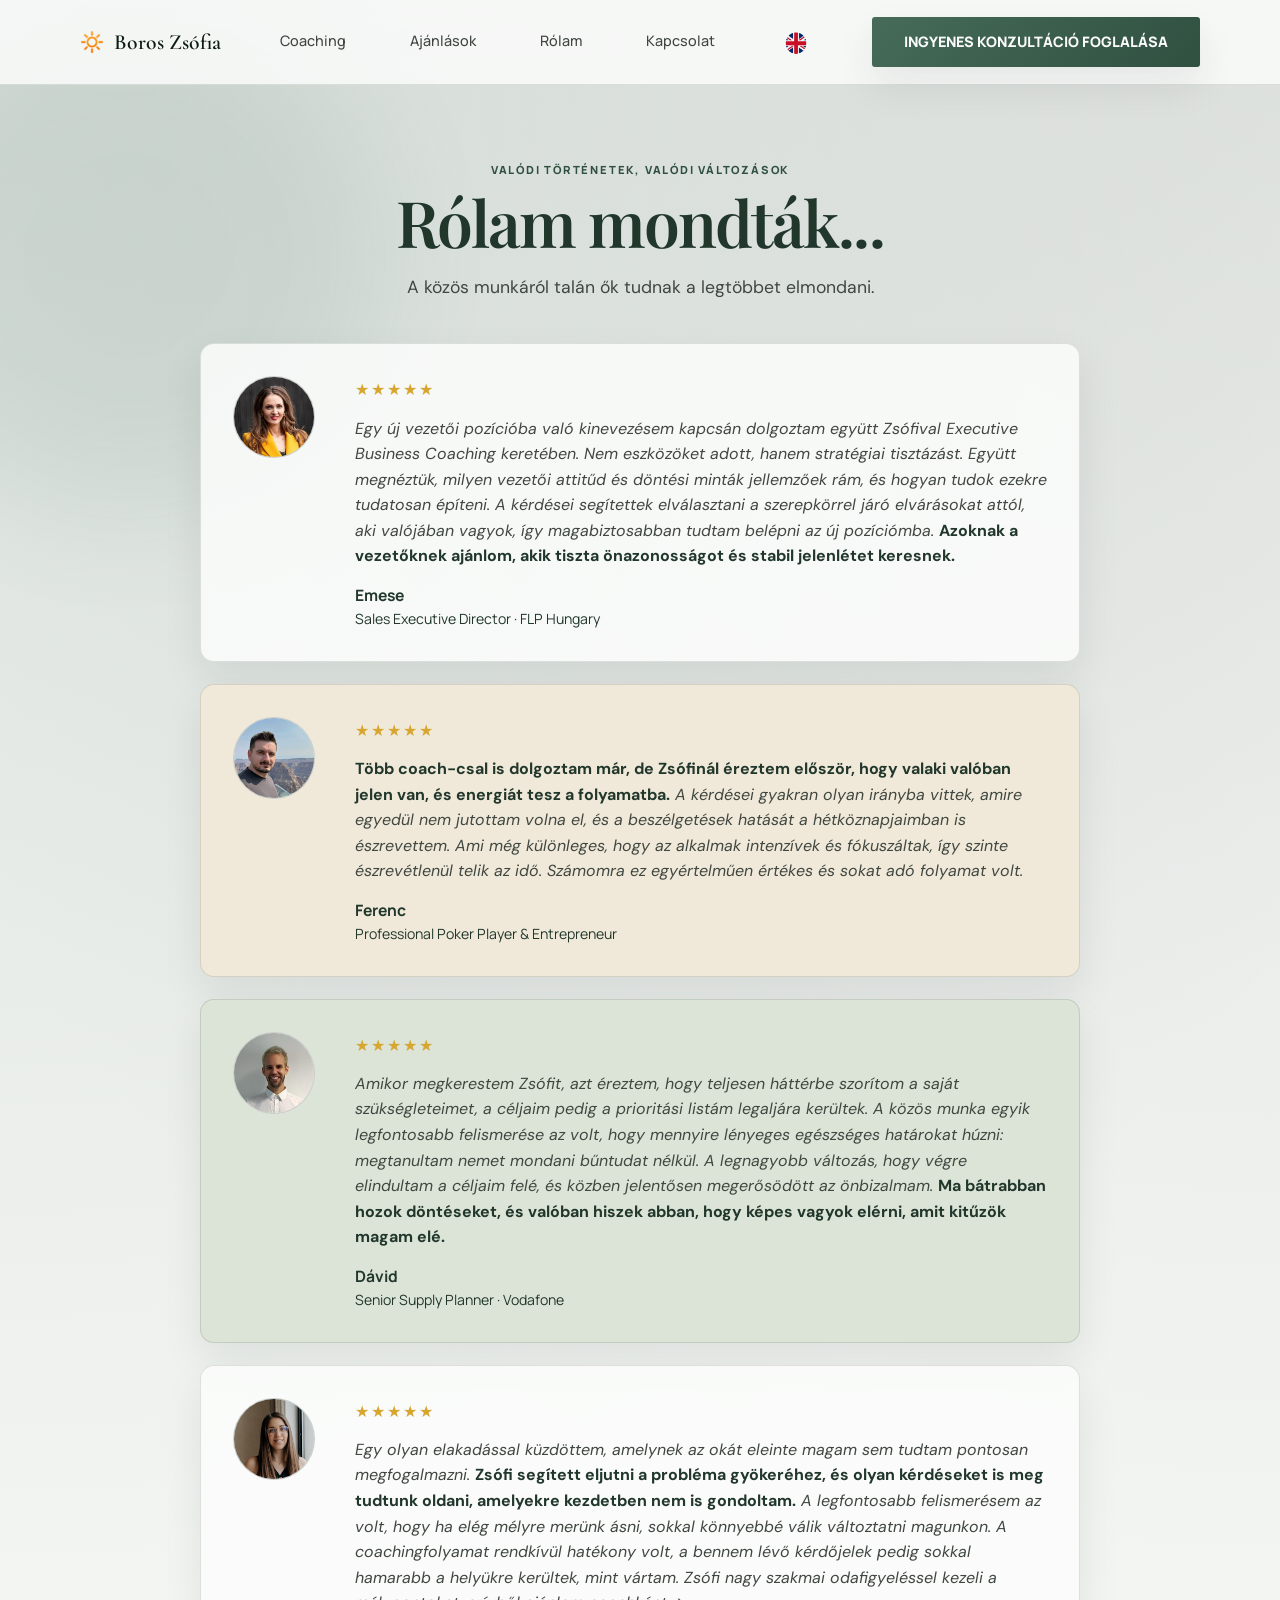
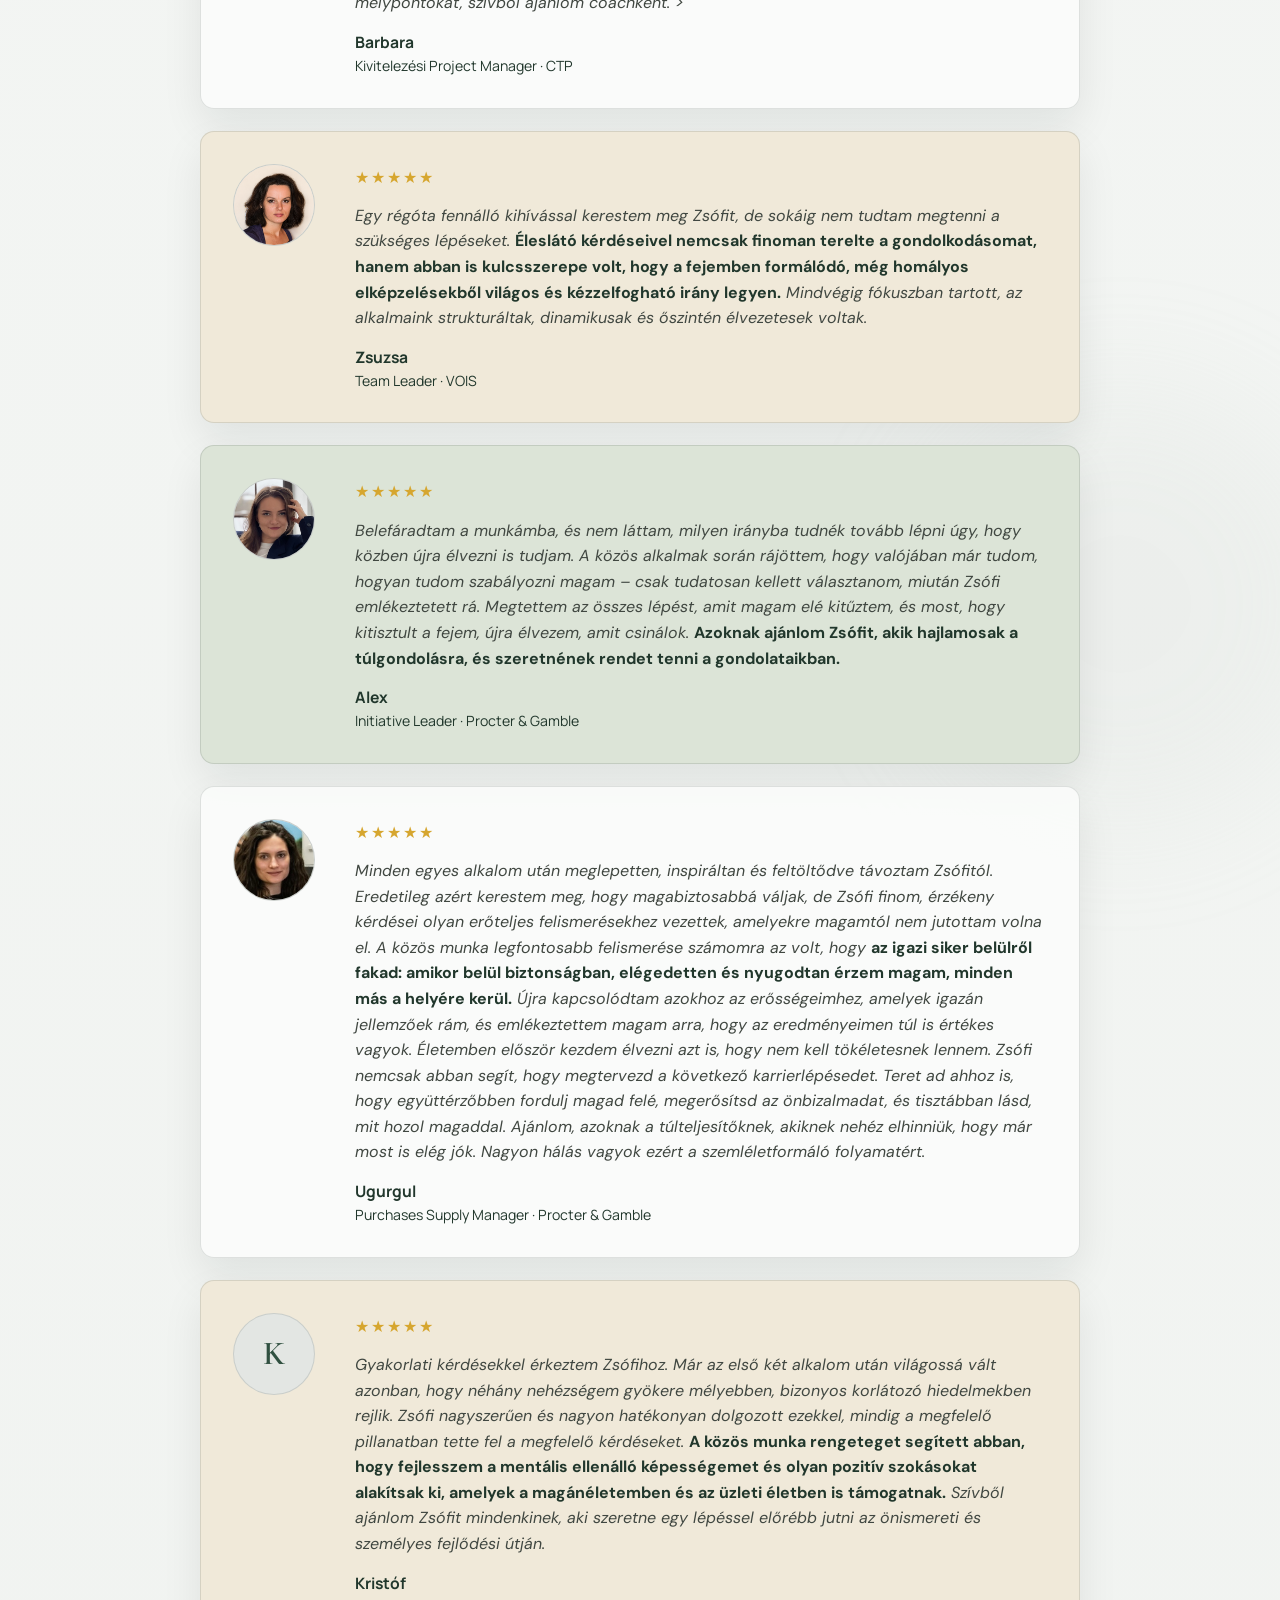
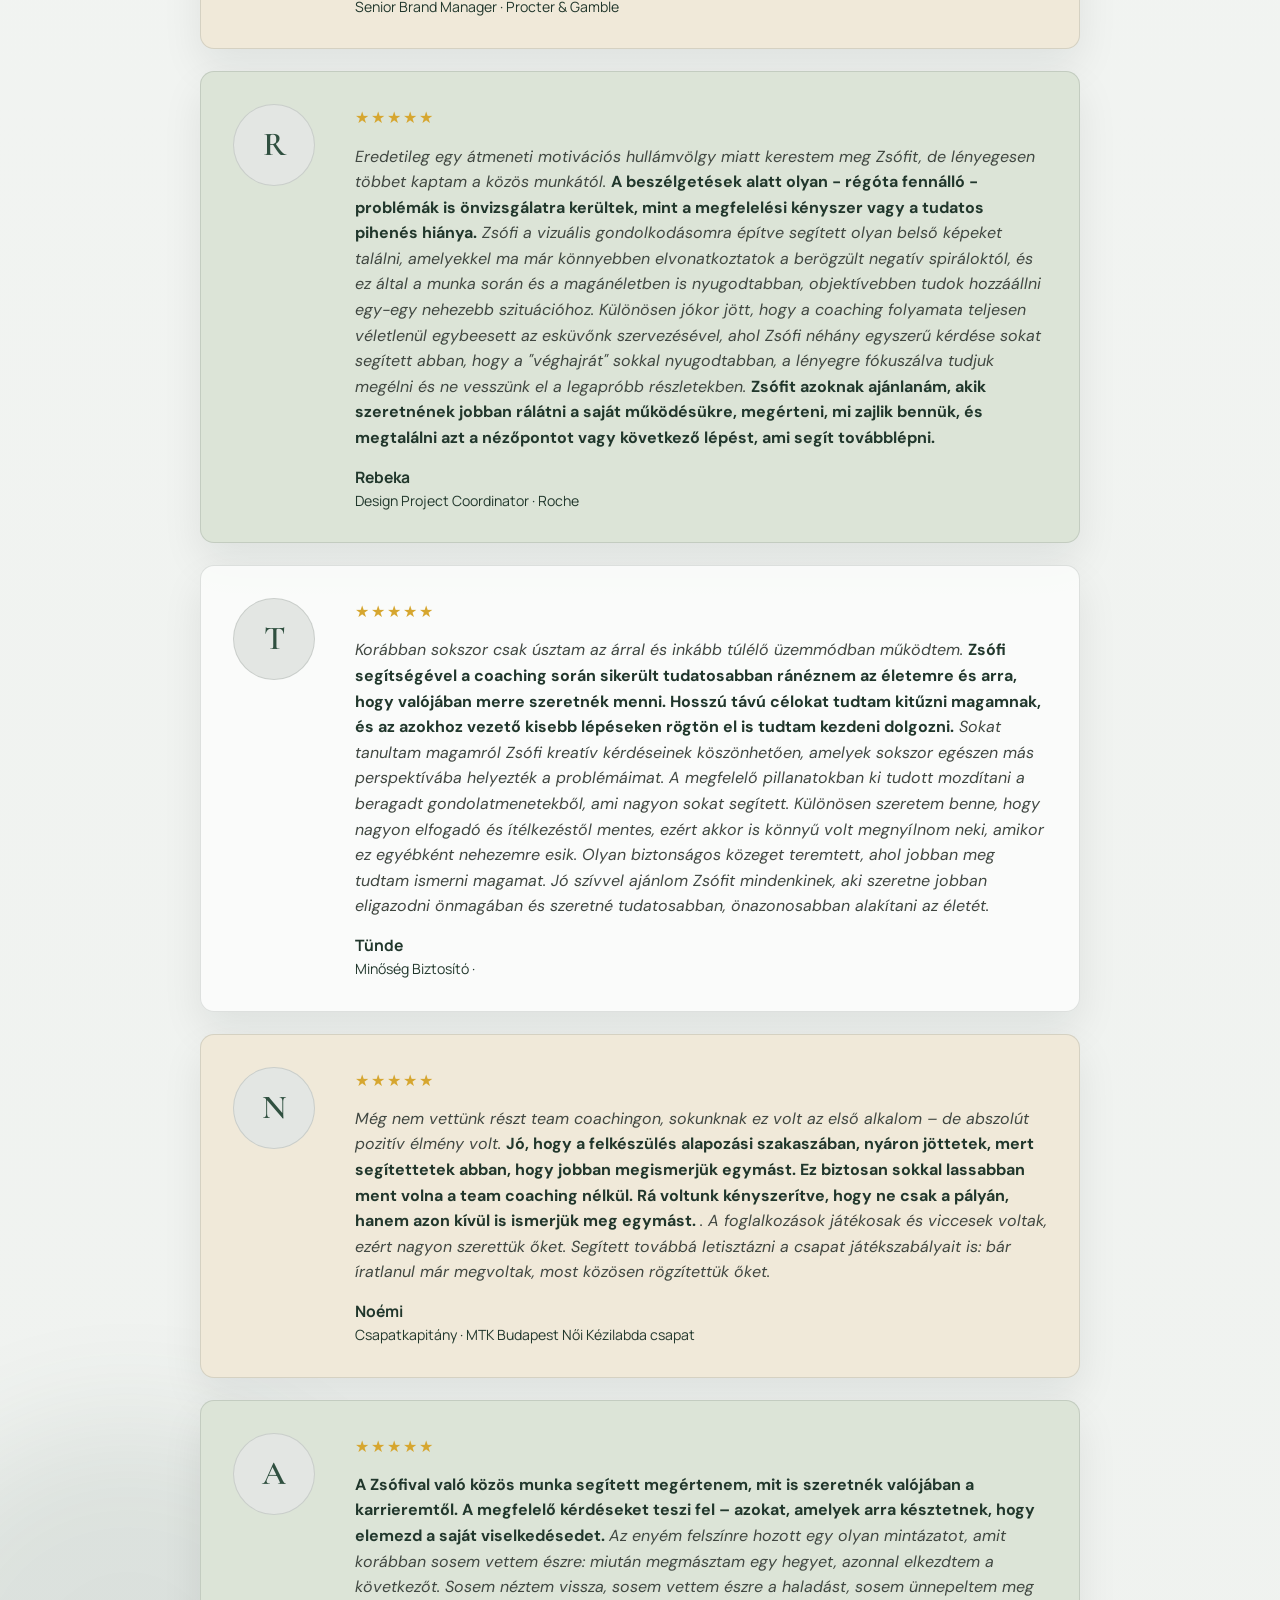
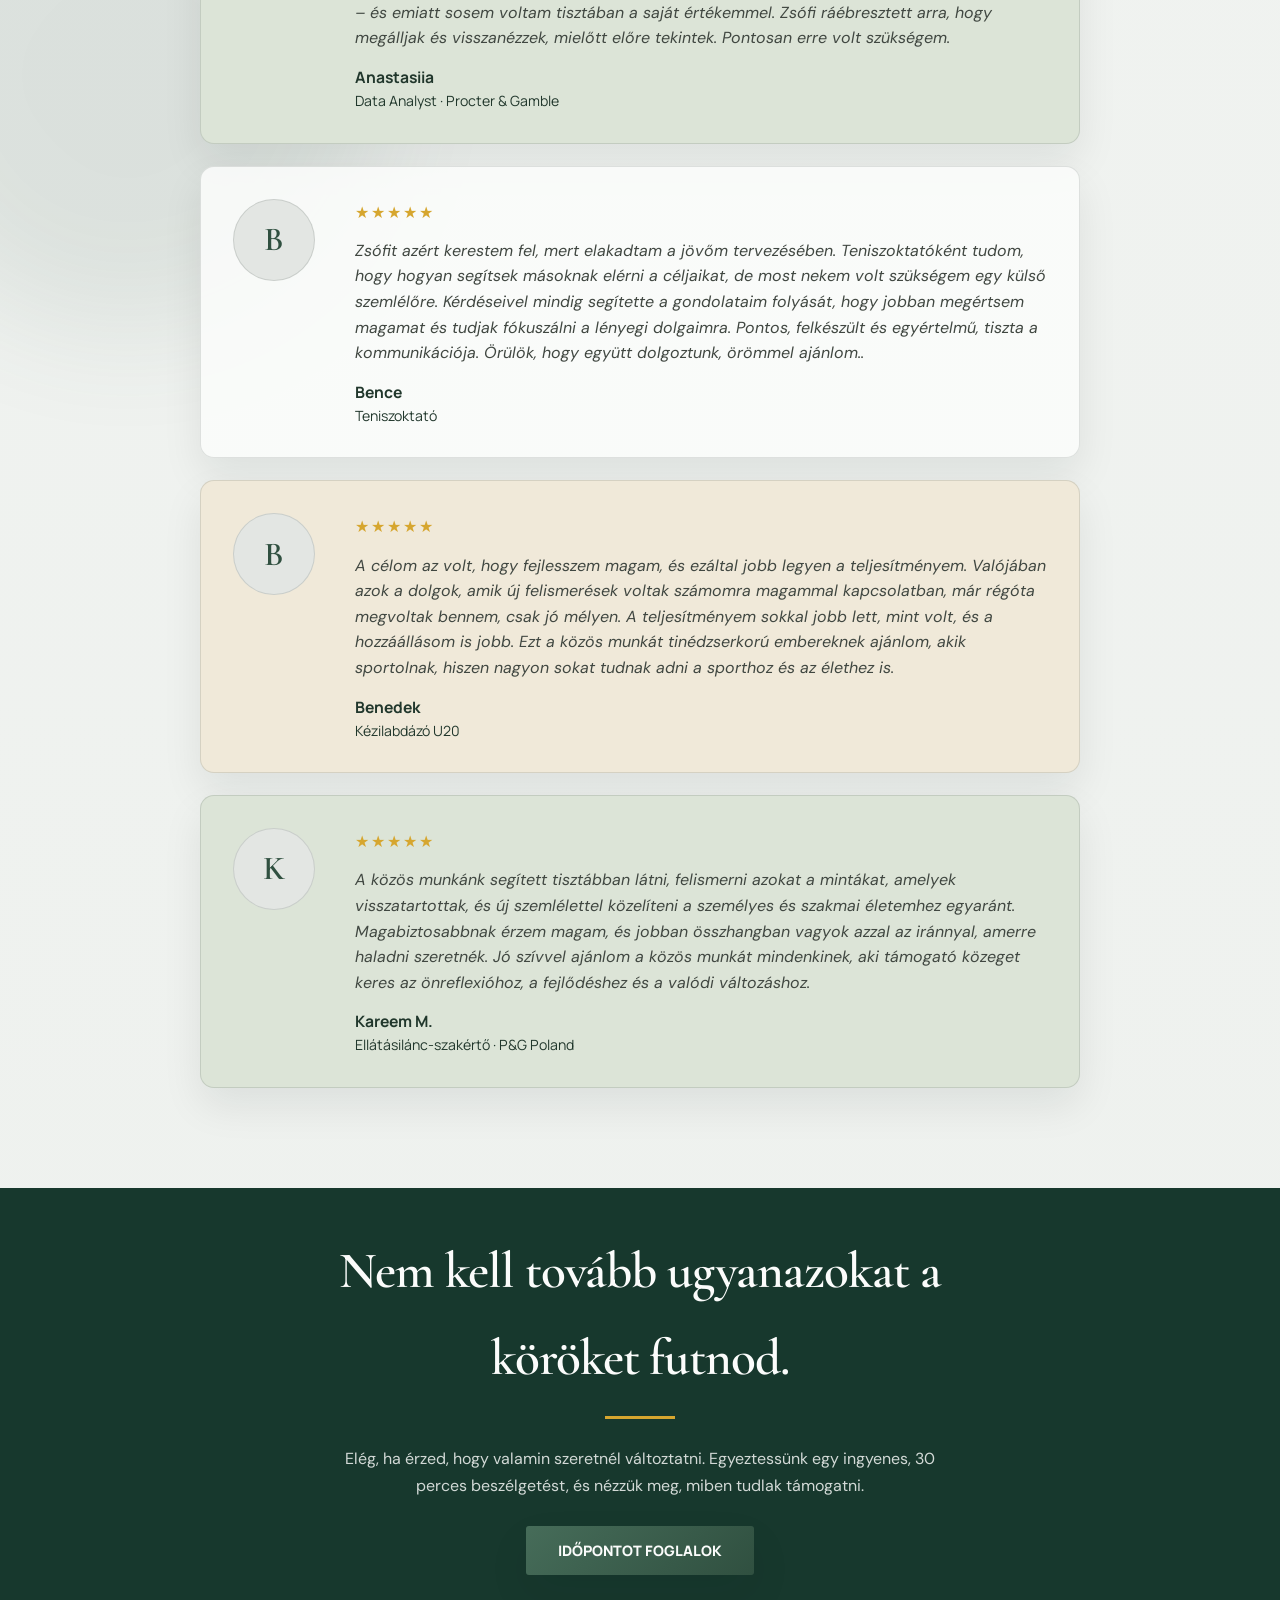
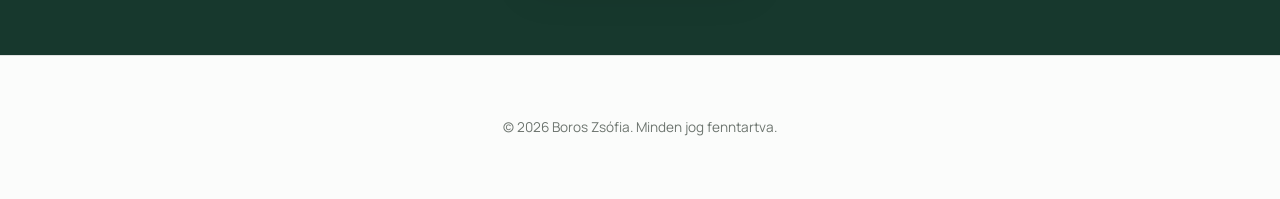
<file: hu/ugyfelvelemenyek.html>
<!doctype html>
<html lang="hu">

<head>
    <meta charset="UTF-8" />
    <meta name="viewport" content="width=device-width, initial-scale=1.0" />
    <title>Ügyfélvélemények | Boros Zsófia</title>
    <meta name="description"
        content="Valódi történetek, valódi változások – olvasd el, mit mondanak Boros Zsófia coaching ügyfelei a közös munkájukról." />
    <meta property="og:title" content="Ügyfélvélemények | Boros Zsófia" />
    <meta property="og:description"
        content="Valódi történetek, valódi változások – olvasd el, mit mondanak Boros Zsófia coaching ügyfelei a közös munkájukról." />
    <meta property="og:image" content="https://zsofiaboros.coach/preview.png" />
    <meta property="og:image:width" content="1200" />
    <meta property="og:image:height" content="630" />
    <meta property="og:type" content="website" />
    <meta property="og:url" content="https://zsofiaboros.coach/hu/ugyfelvelemenyek.html" />
    <meta property="og:site_name" content="Zsófia Boros Coaching" />
    <meta name="twitter:card" content="summary_large_image" />
    <meta name="twitter:title" content="Ügyfélvélemények | Boros Zsófia" />
    <meta name="twitter:description"
        content="Valódi történetek, valódi változások – olvasd el, mit mondanak Boros Zsófia coaching ügyfelei." />
    <meta name="twitter:image" content="https://zsofiaboros.coach/preview.png" />
    <meta name="msapplication-TileImage" content="../pics/sun.png" />
    <link rel="canonical" href="https://zsofiaboros.coach/hu/ugyfelvelemenyek.html" />
    <link rel="icon" type="image/png" href="../pics/sun.png" />
    <link rel="apple-touch-icon" href="../pics/sun.png" />
    <link rel="shortcut icon" href="../favicon.ico" type="image/x-icon" />
    <link rel="preconnect" href="https://fonts.googleapis.com" />
    <link rel="preconnect" href="https://fonts.gstatic.com" crossorigin />
    <link
        href="https://fonts.googleapis.com/css2?family=Cormorant+Garamond:wght@400;600&family=DM+Sans:wght@400;500;600;700&family=Manrope:wght@400;500;800&family=Playfair+Display:wght@500;600&display=swap"
        rel="stylesheet" />
    <script src="https://vercel.com/_vercel/insights/script.js"></script>
    <style>
        :root {
            --green-950: #0e1a14;
            --green-900: #16261e;
            --green-800: #21372c;
            --green-700: #305040;
            --green-600: #466c59;
            --gray-100: #f1f3f1;
            --gray-200: #e3e6e3;
            --gray-300: #cdd3ce;
            --gray-500: #6d756f;
            --gray-700: #404741;
            --white: #fbfcfb;
            --ink: #1b221d;
            --line: rgba(22, 38, 30, 0.12);
            --card: rgba(251, 252, 251, 0.88);
            --shadow: 0 18px 40px rgba(18, 29, 23, 0.08);
            --shadow-strong: 0 24px 56px rgba(18, 29, 23, 0.18);
            --container: min(1120px, calc(100vw - 28px));
            --radius-xl: 18px;
            --radius-lg: 14px;
            --radius-md: 10px;
            --radius-sm: 8px;
            --radius-xs: 3px;
            --accent-rgb: 70, 108, 89;
            --ochre: #d6a62f;
            --ochre-light: #e9cd73;
            --cream-card: #f0e9d9;
            --sage-card: #dce4d7;
        }

        * {
            margin: 0;
            padding: 0;
            box-sizing: border-box;
            -webkit-tap-highlight-color: transparent;
        }

        body {
            font-family: "Manrope", sans-serif;
            line-height: 1.7;
            color: var(--gray-500);
            background:
                radial-gradient(circle at top left,
                    rgba(var(--accent-rgb), 0.15),
                    transparent 24%),
                radial-gradient(circle at right top,
                    rgba(109, 117, 111, 0.14),
                    transparent 24%),
                linear-gradient(180deg, #f4f6f4 0%, #eef1ee 100%);
            min-height: 100vh;
            overflow-x: hidden;
            position: relative;
        }

        html {
            overflow-x: hidden;
            scroll-behavior: smooth;
        }

        h1,
        h2,
        h3 {
            font-family: "Cormorant Garamond", serif;
            color: var(--green-800);
            letter-spacing: -0.02em;
            font-weight: 600;
        }

        .container {
            width: var(--container);
            margin: 0 auto;
        }

        .bg-container {
            position: absolute;
            inset: 0;
            overflow: hidden;
            z-index: -1;
            pointer-events: none;
        }

        .page-bg {
            position: absolute;
            border-radius: 50%;
            filter: blur(60px);
        }

        /* Header */
        .header {
            position: fixed;
            top: 0;
            left: 0;
            right: 0;
            background: rgba(251, 252, 251, 0.85);
            backdrop-filter: blur(12px);
            -webkit-backdrop-filter: blur(12px);
            border-bottom: 1px solid var(--line);
            z-index: 1000;
        }

        .header-container {
            height: 72px;
            display: flex;
            align-items: center;
            justify-content: space-between;
        }

        .header-left {
            display: flex;
            align-items: center;
            gap: 12px;
        }

        .logo {
            font-family: "Cormorant Garamond", serif;
            font-size: 1.35rem;
            font-weight: 600;
            color: var(--green-950);
            text-decoration: none;
            white-space: nowrap;
            display: flex;
            align-items: center;
            gap: 10px;
        }

        .logo-icon {
            height: 24px;
            width: auto;
            display: none;
        }

        .nav-desktop {
            display: none;
            gap: 32px;
        }

        .nav-desktop a {
            text-decoration: none;
            color: var(--gray-700);
            font-size: 0.9rem;
            font-weight: 500;
            transition: all 0.2s;
            padding: 8px 16px;
            border-radius: var(--radius-sm);
        }

        .nav-desktop a:hover {
            color: var(--green-700);
        }

        .button-sm {
            padding: 10px 18px;
            font-size: 0.8rem;
            border-radius: var(--radius-xs);
        }

        .cta-desktop {
            display: none;
        }

        .menu-toggle {
            display: flex;
            flex-direction: column;
            gap: 5px;
            background: none;
            border: none;
            cursor: pointer;
            padding: 4px;
        }

        .menu-toggle span {
            display: block;
            width: 20px;
            height: 2px;
            background: var(--green-950);
        }

        .mobile-menu {
            display: none;
            background: var(--white);
            padding: 0;
        }

        .mobile-menu.is-active {
            display: block;
        }

        .nav-mobile {
            display: flex;
            flex-direction: column;
            gap: 0;
            padding: 0;
            border-top: 1px solid var(--line);
        }

        .nav-mobile a {
            text-decoration: none;
            color: var(--green-950);
            font-weight: 500;
            font-size: 1.1rem;
            padding: 0 16px;
            display: flex;
            align-items: center;
            height: 72px;
            border-bottom: 1px solid var(--line);
        }

        .nav-mobile a.nav-booking-cta {
            background: linear-gradient(135deg, var(--green-600), var(--green-700));
            color: var(--white);
            font-weight: 700;
        }

        .nav-mobile a.nav-booking-cta:hover,
        .nav-mobile a.nav-booking-cta:focus-visible {
            background: var(--green-700);
            color: var(--white);
        }

        .nav-mobile a:last-child {
            border-bottom: none;
        }

        @media (min-width: 1024px) {
            .menu-toggle {
                display: none;
            }

            .nav-desktop {
                display: flex;
            }

            .header-container {
                height: 84px;
            }

            .mobile-menu {
                display: none !important;
            }

            .cta-desktop {
                display: inline;
            }

            .cta-mobile {
                display: none;
            }

            .logo-icon {
                display: block;
            }
        }

        .button {
            padding: 16px 32px;
            text-decoration: none;
            font-size: 0.9rem;
            display: inline-block;
            text-align: center;
            line-height: 1.2;
            text-transform: uppercase;
        }

        .button-primary {
            background: linear-gradient(135deg,
                    var(--green-600),
                    var(--green-700));
            color: var(--white);
            font-weight: 800;
            border-radius: var(--radius-xs);
            box-shadow: var(--shadow);
        }

        .button-secondary {
            background: rgba(255, 255, 255, 0.7);
            border: 1px solid var(--line);
            color: var(--green-900);
            font-weight: 800;
            border-radius: var(--radius-xs);
            backdrop-filter: blur(8px);
        }

        /* Page hero */
        .page-hero {
            padding: 160px 0 32px;
            text-align: center;
        }

        .page-hero .section-kicker {
            margin-bottom: 0.4rem;
        }

        .section-kicker {
            text-transform: uppercase;
            letter-spacing: 0.16em;
            font-size: 0.7rem;
            font-weight: 800;
            color: var(--green-700);
            margin-bottom: 1.5rem;
            display: block;
        }

        .page-hero h1 {
            font-family: "Playfair Display", Georgia, serif;
            font-size: clamp(2.6rem, 5vw, 4.6rem);
            line-height: 1.15;
            letter-spacing: -0.03em;
            margin-bottom: 0.9rem;
        }

        .page-hero p {
            font-family: "DM Sans", Arial, sans-serif;
            font-size: 1.1rem;
            max-width: 620px;
            margin: 0 auto;
            color: var(--gray-700);
        }

        /* Detailed testimonials */
        .detailed-testimonials {
            padding: 8px 0 100px;
        }

        @media (max-width: 640px) {
            .page-hero {
                padding-top: 100px;
            }
        }

        .detailed-list {
            max-width: 880px;
            margin: 0 auto;
            display: flex;
            flex-direction: column;
            gap: 22px;
        }

        .detailed-card {
            display: grid;
            grid-template-columns: 96px 1fr;
            gap: 26px;
            align-items: start;
            padding: 32px;
            background: var(--card);
            border: 1px solid var(--line);
            border-radius: var(--radius-lg);
            box-shadow: var(--shadow);
            position: relative;
        }

        .detailed-card.b {
            background: var(--cream-card);
        }

        .detailed-card.c {
            background: var(--sage-card);
        }

        .detailed-portrait {
            width: 82px;
            height: 82px;
            border-radius: 50%;
            background: var(--gray-200);
            border: 1px solid var(--line);
            display: flex;
            align-items: center;
            justify-content: center;
            text-align: center;
            font-size: 0.62rem;
            color: var(--gray-500);
            line-height: 1.3;
            overflow: hidden;
        }

        .detailed-portrait span {
            padding: 6px;
        }

        .detailed-initial {
            font-family: "Cormorant Garamond", serif;
            font-size: 2.1rem;
            font-weight: 600;
            color: var(--green-700);
            padding: 0;
        }

        .detailed-portrait img {
            width: 100%;
            height: 100%;
            object-fit: cover;
            display: block;
        }

        .detailed-stars {
            color: var(--ochre);
            letter-spacing: 2px;
            margin-bottom: 12px;
        }

        .detailed-quote {
            font:
                italic 1rem/1.6 "DM Sans",
                Arial,
                sans-serif;
            color: var(--gray-700);
            margin-bottom: 16px;
        }

        .detailed-quote strong {
            color: var(--green-800);
            font-style: normal;
        }

        .detailed-author {
            font-size: 0.88rem;
            color: var(--green-800);
            line-height: 1.4;
        }

        .detailed-author strong {
            display: block;
            font-size: 0.98rem;
            margin-bottom: 2px;
        }

        @media (max-width: 640px) {
            .detailed-card {
                grid-template-columns: 1fr;
            }

            .detailed-portrait {
                width: 64px;
                height: 64px;
            }
        }

        @media (max-width: 640px) {
            .detailed-card {
                gap: 12px;
            }

            .detailed-card>div:nth-child(2) {
                padding-top: 0;
            }

            .detailed-author {
                position: absolute;
                top: 32px;
                left: 108px;
                width: calc(100% - 140px);
                height: 64px;
                display: flex;
                flex-direction: column;
                justify-content: center;
                margin: 0;
            }
        }

        @media (min-width: 641px) {
            .detailed-card {
                grid-template-columns: 96px 1fr;
                gap: 16px;
            }

            .detailed-card>div:nth-child(2) {
                display: contents;
            }

            .detailed-portrait {
                grid-column: 1;
                grid-row: 1 / span 3;
                align-self: start;
            }

            .detailed-stars {
                grid-column: 2;
                grid-row: 2;
            }

            .detailed-quote {
                grid-column: 2;
                grid-row: 3;
            }

            .detailed-author {
                grid-column: 2;
                grid-row: 1;
                position: static;
                width: auto;
                height: auto;
                display: block;
                margin: 0 0 4px;
            }
        }

        @media (min-width: 641px) {
            .detailed-card {
                grid-template-columns: 96px 1fr;
                gap: 26px;
            }

            .detailed-card>div:nth-child(2) {
                display: block;
            }

            .detailed-portrait,
            .detailed-stars,
            .detailed-quote,
            .detailed-author {
                grid-column: auto;
                grid-row: auto;
            }

            .detailed-portrait {
                align-self: auto;
            }

            .detailed-author {
                position: static;
                width: auto;
                height: auto;
                display: block;
                margin: 0;
            }
        }

        /* CTA */
        .cta-section {
            padding: 100px 0;
            background: #dce1dd;
            text-align: center;
        }

        .cta-section .container {
            max-width: 640px;
        }

        .cta-section h2 {
            font-size: clamp(2.1rem, 4vw, 3.5rem);
            margin-bottom: 14px;
        }

        .cta-title-line {
            width: 70px;
            height: 3px;
            margin: 0 auto 26px;
            background: var(--ochre, #d6a62f);
        }

        .cta-section p {
            font-family: "DM Sans", Arial, sans-serif;
            margin-bottom: 26px;
            color: var(--gray-700);
        }

        .booking-form {
            display: grid;
            gap: 14px;
            max-width: 520px;
            margin: 30px auto 0;
            text-align: left;
        }

        .booking-section {
            padding: 40px 0 80px;
            background: #17382d;
        }

        .booking-section h2 {
            color: var(--white);
        }

        .booking-section p {
            color: rgba(251, 252, 251, 0.82);
        }

        .booking-section .booking-form-note {
            color: var(--gray-500);
            font-size: 0.72rem;
            line-height: 1.45;
        }

        .booking-section .booking-form {
            max-width: 620px;
            padding: clamp(20px, 4vw, 32px);
            border: 1px solid rgba(255, 255, 255, 0.35);
            border-radius: 12px;
            background: var(--white);
            box-shadow: var(--shadow-strong);
        }

        .booking-form label {
            display: grid;
            gap: 6px;
            color: var(--green-950);
            font-size: 0.9rem;
            font-weight: 700;
        }

        .booking-form input,
        .booking-form textarea {
            width: 100%;
            padding: 12px 14px;
            border: 1px solid var(--line);
            border-radius: 8px;
            background: var(--white);
            color: var(--green-950);
            font: inherit;
        }

        .booking-form textarea {
            min-height: 100px;
            resize: vertical;
        }

        .booking-form input:focus-visible,
        .booking-form textarea:focus-visible {
            outline: 2px solid var(--green-700);
            outline-offset: 2px;
        }

        .booking-form button {
            justify-self: start;
        }

        .booking-result {
            display: none;
            margin: 0 0 18px;
            padding: 16px;
            border: 1px solid transparent;
            border-radius: 8px;
            text-align: left;
        }

        .booking-result[data-fs-active] {
            display: block;
        }

        .booking-result-success {
            border-color: var(--green-600);
            background: #e9f1ea;
            color: var(--green-950);
        }

        .booking-result-error {
            border-color: #b94e43;
            background: #fff0ed;
            color: #702d25;
        }

        .booking-form-note {
            margin: 0;
            color: var(--gray-600);
            font-size: 0.82rem;
        }

        .footer {
            padding: 60px 0;
            background: var(--white);
            text-align: center;
            border-top: 1px solid var(--line);
        }

        .footer p {
            font-size: 0.85rem;
            color: var(--gray-500);
        }
    </style>
</head>

<body class="theme-green">
    <div class="bg-container">
        <div class="page-bg" style="
                        top: 0%;
                        left: -10%;
                        width: 40vw;
                        height: 40vw;
                        background: var(--green-600);
                        opacity: 0.1;
                    "></div>
        <div class="page-bg" style="
                        top: 30%;
                        right: -5%;
                        width: 35vw;
                        height: 35vw;
                        background: var(--gray-300);
                        opacity: 0.15;
                    "></div>
        <div class="page-bg" style="
                        top: 70%;
                        left: -10%;
                        width: 40vw;
                        height: 40vw;
                        background: var(--green-700);
                        opacity: 0.1;
                    "></div>
    </div>

    <header class="header">
        <div class="container">
            <div class="header-container">
                <div class="header-left">
                    <button class="menu-toggle" id="menuToggle" aria-label="Toggle menu">
                        <span></span>
                        <span></span>
                        <span></span>
                    </button>
                    <a href="index.html#top" class="logo">
                        <img src="../pics/sun.png" alt="" class="logo-icon" />
                        Boros Zsófia
                    </a>
                </div>

                <nav class="nav-desktop">
                    <a href="../hu/coaching.html">Coaching</a>
                    <a href="#top">Ajánlások</a>
                    <a href="../hu/rolam.html">Rólam</a>
                    <a href="#booking">Kapcsolat</a>
                    <a href="../testimonials.html" aria-label="Switch to English" title="Switch to English"><span
                            aria-hidden="true"><img src="../pics/brit%20z%C3%A1szl%C3%B3.png" alt="" width="34"
                                height="24" style="object-fit: contain; vertical-align: middle;"></span></a>
                </nav>

                <div class="header-right">
                    <a href="https://calendly.com/boros-zsofia/freecall" class="button button-primary button-sm">
                        <span class="cta-mobile">Beszéljünk</span>
                        <span class="cta-desktop">Ingyenes konzultáció foglalása</span>
                    </a>
                </div>
            </div>
        </div>
        <div class="mobile-menu" id="mobileMenu">
            <div class="container">
                <nav class="nav-mobile">
                    <a href="../hu/coaching.html">Coaching</a>
                    <a href="#top">Ajánlások</a>
                    <a href="../hu/rolam.html">Rólam</a>
                    <a href="#booking">Kapcsolat</a>
                    <a class="nav-booking-cta" href="https://calendly.com/boros-zsofia/freecall">Ingyenes konzultáció</a>
                    <a href="../testimonials.html" aria-label="Switch to English" title="Switch to English"><span
                            aria-hidden="true"><img src="../pics/brit%20z%C3%A1szl%C3%B3.png" alt="" width="34"
                                height="24" style="object-fit: contain; vertical-align: middle;"></span></a>
                </nav>
            </div>
        </div>
    </header>

    <section class="page-hero" id="top">
        <div class="container">
            <span class="section-kicker">Valódi történetek, valódi változások</span>
            <h1>Rólam mondták...</h1>
            <p>A közös munkáról talán ők tudnak a legtöbbet elmondani.</p>
        </div>
    </section>

    <section class="detailed-testimonials" id="velemenyek">
        <div class="container">
            <div class="detailed-list">
                <article class="detailed-card a">
                    <div class="detailed-portrait">
                        <img src="../pics/emese.jpg" alt="Emese" />
                    </div>
                    <div>
                        <div class="detailed-stars" aria-label="5 csillag">
                            ★★★★★
                        </div>
                        <p class="detailed-quote">
                            Egy új vezetői pozícióba való kinevezésem
                            kapcsán dolgoztam együtt Zsófival Executive
                            Business Coaching keretében. Nem eszközöket
                            adott, hanem stratégiai tisztázást. Együtt
                            megnéztük, milyen vezetői attitűd és döntési
                            minták jellemzőek rám, és hogyan tudok ezekre
                            tudatosan építeni. A kérdései segítettek
                            elválasztani a szerepkörrel járó elvárásokat
                            attól, aki valójában vagyok, így magabiztosabban
                            tudtam belépni az új pozíciómba.
                            <strong>Azoknak a vezetőknek ajánlom, akik tiszta
                                önazonosságot és stabil jelenlétet
                                keresnek.</strong>
                        </p>
                        <p class="detailed-author">
                            <strong>Emese</strong>Sales Executive Director ·
                            FLP Hungary
                        </p>
                    </div>
                </article>

                <article class="detailed-card b">
                    <div class="detailed-portrait">
                        <img src="../pics/ferenc.png" alt="Ferenc" />
                    </div>
                    <div>
                        <div class="detailed-stars" aria-label="5 csillag">
                            ★★★★★
                        </div>
                        <p class="detailed-quote">
                            <strong>Több coach-csal is dolgoztam már, de
                                Zsófinál éreztem először, hogy valaki
                                valóban jelen van, és energiát tesz a
                                folyamatba.</strong>
                            A kérdései gyakran olyan irányba vittek, amire
                            egyedül nem jutottam volna el, és a
                            beszélgetések hatását a hétköznapjaimban is
                            észrevettem. Ami még különleges, hogy az
                            alkalmak intenzívek és fókuszáltak, így szinte
                            észrevétlenül telik az idő. Számomra ez
                            egyértelműen értékes és sokat adó folyamat volt.
                        </p>
                        <p class="detailed-author">
                            <strong>Ferenc</strong>Professional Poker Player
                            &amp; Entrepreneur
                        </p>
                    </div>
                </article>

                <article class="detailed-card c">
                    <div class="detailed-portrait">
                        <img src="../pics/david.jpg" alt="Dávid" />
                    </div>
                    <div>
                        <div class="detailed-stars" aria-label="5 csillag">
                            ★★★★★
                        </div>
                        <p class="detailed-quote">
                            Amikor megkerestem Zsófit, azt éreztem, hogy
                            teljesen háttérbe szorítom a saját
                            szükségleteimet, a céljaim pedig a prioritási
                            listám legaljára kerültek. A közös munka egyik
                            legfontosabb felismerése az volt, hogy mennyire
                            lényeges egészséges határokat húzni: megtanultam
                            nemet mondani bűntudat nélkül. A legnagyobb
                            változás, hogy végre elindultam a céljaim felé,
                            és közben jelentősen megerősödött az önbizalmam.
                            <strong>Ma bátrabban hozok döntéseket, és valóban
                                hiszek abban, hogy képes vagyok elérni, amit
                                kitűzök magam elé.</strong>
                        </p>
                        <p class="detailed-author">
                            <strong>Dávid</strong>Senior Supply Planner ·
                            Vodafone
                        </p>
                    </div>
                </article>

                <article class="detailed-card a">
                    <div class="detailed-portrait">
                        <img src="../pics/barbara.jpg" alt="Barbara" />
                    </div>
                    <div>
                        <div class="detailed-stars" aria-label="5 csillag">
                            ★★★★★
                        </div>
                        <p class="detailed-quote">
                            Egy olyan elakadással küzdöttem, amelynek az
                            okát eleinte magam sem tudtam pontosan
                            megfogalmazni.
                            <strong>Zsófi segített eljutni a probléma
                                gyökeréhez, és olyan kérdéseket is meg
                                tudtunk oldani, amelyekre kezdetben nem is
                                gondoltam.</strong>
                            A legfontosabb felismerésem az volt, hogy ha
                            elég mélyre merünk ásni, sokkal könnyebbé válik
                            változtatni magunkon. A coachingfolyamat
                            rendkívül hatékony volt, a bennem lévő
                            kérdőjelek pedig sokkal hamarabb a helyükre
                            kerültek, mint vártam. Zsófi nagy szakmai
                            odafigyeléssel kezeli a mélypontokat, szívből
                            ajánlom coachként. >
                        </p>
                        <p class="detailed-author">
                            <strong>Barbara</strong>Kivitelezési Project
                            Manager · CTP
                        </p>
                    </div>
                </article>

                <article class="detailed-card b">
                    <div class="detailed-portrait">
                        <img src="../pics/zsuzsa.png" alt="Zsuzsa" />
                    </div>
                    <div>
                        <div class="detailed-stars" aria-label="5 csillag">
                            ★★★★★
                        </div>
                        <p class="detailed-quote">
                            Egy régóta fennálló kihívással kerestem meg
                            Zsófit, de sokáig nem tudtam megtenni a
                            szükséges lépéseket.
                            <strong>Éleslátó kérdéseivel nemcsak finoman
                                terelte a gondolkodásomat, hanem abban is
                                kulcsszerepe volt, hogy a fejemben
                                formálódó, még homályos elképzelésekből
                                világos és kézzelfogható irány
                                legyen.</strong>
                            Mindvégig fókuszban tartott, az alkalmaink
                            strukturáltak, dinamikusak és őszintén
                            élvezetesek voltak.
                        </p>
                        <p class="detailed-author">
                            <strong>Zsuzsa</strong>Team Leader · VOIS
                        </p>
                    </div>
                </article>

                <article class="detailed-card c">
                    <div class="detailed-portrait">
                        <img src="../pics/alex.jpg" alt="Alex" />
                    </div>
                    <div>
                        <div class="detailed-stars" aria-label="5 csillag">
                            ★★★★★
                        </div>
                        <p class="detailed-quote">
                            Belefáradtam a munkámba, és nem láttam, milyen
                            irányba tudnék tovább lépni úgy, hogy közben
                            újra élvezni is tudjam. A közös alkalmak során
                            rájöttem, hogy valójában már tudom, hogyan tudom
                            szabályozni magam – csak tudatosan kellett
                            választanom, miután Zsófi emlékeztetett rá.
                            Megtettem az összes lépést, amit magam elé
                            kitűztem, és most, hogy kitisztult a fejem, újra
                            élvezem, amit csinálok.
                            <strong>Azoknak ajánlom Zsófit, akik hajlamosak a
                                túlgondolásra, és szeretnének rendet tenni a
                                gondolataikban.</strong>
                        </p>
                        <p class="detailed-author">
                            <strong>Alex</strong>Initiative Leader · Procter
                            &amp; Gamble
                        </p>
                    </div>
                </article>

                <article class="detailed-card a">
                    <div class="detailed-portrait">
                        <img src="../pics/ugurgul.jpg" alt="Ugurgul" />
                    </div>
                    <div>
                        <div class="detailed-stars" aria-label="5 csillag">
                            ★★★★★
                        </div>
                        <p class="detailed-quote">
                            Minden egyes alkalom után meglepetten,
                            inspiráltan és feltöltődve távoztam Zsófitól.
                            Eredetileg azért kerestem meg, hogy
                            magabiztosabbá váljak, de Zsófi finom, érzékeny
                            kérdései olyan erőteljes felismerésekhez
                            vezettek, amelyekre magamtól nem jutottam volna
                            el. A közös munka legfontosabb felismerése
                            számomra az volt, hogy
                            <strong>az igazi siker belülről fakad: amikor belül
                                biztonságban, elégedetten és nyugodtan érzem
                                magam, minden más a helyére kerül.</strong>
                            Újra kapcsolódtam azokhoz az erősségeimhez,
                            amelyek igazán jellemzőek rám, és emlékeztettem
                            magam arra, hogy az eredményeimen túl is értékes
                            vagyok. Életemben először kezdem élvezni azt is,
                            hogy nem kell tökéletesnek lennem. Zsófi nemcsak
                            abban segít, hogy megtervezd a következő
                            karrierlépésedet. Teret ad ahhoz is, hogy
                            együttérzőbben fordulj magad felé, megerősítsd
                            az önbizalmadat, és tisztábban lásd, mit hozol
                            magaddal. Ajánlom, azoknak a túlteljesítőknek,
                            akiknek nehéz elhinniük, hogy már most is elég
                            jók. Nagyon hálás vagyok ezért a
                            szemléletformáló folyamatért.
                        </p>
                        <p class="detailed-author">
                            <strong>Ugurgul</strong>Purchases Supply Manager
                            · Procter &amp; Gamble
                        </p>
                    </div>
                </article>

                <article class="detailed-card b">
                    <div class="detailed-portrait">
                        <span class="detailed-initial">K</span>
                    </div>
                    <div>
                        <div class="detailed-stars" aria-label="5 csillag">
                            ★★★★★
                        </div>
                        <p class="detailed-quote">
                            Gyakorlati kérdésekkel érkeztem Zsófihoz. Már az
                            első két alkalom után világossá vált azonban,
                            hogy néhány nehézségem gyökere mélyebben,
                            bizonyos korlátozó hiedelmekben rejlik. Zsófi
                            nagyszerűen és nagyon hatékonyan dolgozott
                            ezekkel, mindig a megfelelő pillanatban tette
                            fel a megfelelő kérdéseket.
                            <strong>A közös munka rengeteget segített abban,
                                hogy fejlesszem a mentális ellenálló
                                képességemet és olyan pozitív szokásokat
                                alakítsak ki, amelyek a magánéletemben és az
                                üzleti életben is támogatnak.</strong>
                            Szívből ajánlom Zsófit mindenkinek, aki szeretne
                            egy lépéssel előrébb jutni az önismereti és
                            személyes fejlődési útján.
                        </p>
                        <p class="detailed-author">
                            <strong>Kristóf</strong>Senior Brand Manager ·
                            Procter &amp; Gamble
                        </p>
                    </div>
                </article>
                <article class="detailed-card c">
                    <div class="detailed-portrait">
                        <span class="detailed-initial">R</span>
                    </div>
                    <div>
                        <div class="detailed-stars" aria-label="5 csillag">
                            ★★★★★
                        </div>
                        <p class="detailed-quote">
                            Eredetileg egy átmeneti motivációs hullámvölgy
                            miatt kerestem meg Zsófit, de lényegesen többet
                            kaptam a közös munkától.
                            <strong>A beszélgetések alatt olyan - régóta
                                fennálló - problémák is önvizsgálatra
                                kerültek, mint a megfelelési kényszer vagy a
                                tudatos pihenés hiánya.</strong>
                            Zsófi a vizuális gondolkodásomra építve segített
                            olyan belső képeket találni, amelyekkel ma már
                            könnyebben elvonatkoztatok a berögzült negatív
                            spiráloktól, és ez által a munka során és a
                            magánéletben is nyugodtabban, objektívebben
                            tudok hozzáállni egy-egy nehezebb szituációhoz.
                            Különösen jókor jött, hogy a coaching folyamata
                            teljesen véletlenül egybeesett az esküvőnk
                            szervezésével, ahol Zsófi néhány egyszerű
                            kérdése sokat segített abban, hogy a "véghajrát"
                            sokkal nyugodtabban, a lényegre fókuszálva
                            tudjuk megélni és ne vesszünk el a legapróbb
                            részletekben.
                            <strong>Zsófit azoknak ajánlanám, akik szeretnének
                                jobban rálátni a saját működésükre,
                                megérteni, mi zajlik bennük, és megtalálni
                                azt a nézőpontot vagy következő lépést, ami
                                segít továbblépni.</strong>
                        </p>
                        <p class="detailed-author">
                            <strong>Rebeka</strong>Design Project
                            Coordinator · Roche
                        </p>
                    </div>
                </article>
                <article class="detailed-card a">
                    <div class="detailed-portrait">
                        <span class="detailed-initial">T</span>
                    </div>
                    <div>
                        <div class="detailed-stars" aria-label="5 csillag">
                            ★★★★★
                        </div>
                        <p class="detailed-quote">
                            Korábban sokszor csak úsztam az árral és inkább túlélő üzemmódban működtem.
                            <strong>Zsófi segítségével a coaching során sikerült tudatosabban ránéznem az életemre és
                                arra, hogy valójában merre szeretnék menni. Hosszú távú célokat tudtam kitűzni magamnak,
                                és az azokhoz vezető kisebb lépéseken rögtön el is tudtam kezdeni dolgozni.</strong>
                            Sokat tanultam magamról Zsófi kreatív kérdéseinek köszönhetően, amelyek sokszor egészen más
                            perspektívába helyezték a problémáimat. A megfelelő pillanatokban ki tudott mozdítani a
                            beragadt gondolatmenetekből, ami nagyon sokat segített. Különösen szeretem benne, hogy
                            nagyon elfogadó és ítélkezéstől mentes, ezért akkor is könnyű volt megnyílnom neki, amikor
                            ez egyébként nehezemre esik. Olyan biztonságos közeget teremtett, ahol jobban meg tudtam
                            ismerni magamat. Jó szívvel ajánlom Zsófit mindenkinek, aki szeretne jobban eligazodni
                            önmagában és szeretné tudatosabban, önazonosabban alakítani az életét.
                        </p>
                        <p class="detailed-author">
                            <strong>Tünde</strong>Minőség Biztosító
                            ·
                        </p>
                    </div>
                </article>
                <article class="detailed-card b">
                    <div class="detailed-portrait">
                        <span class="detailed-initial">N</span>
                    </div>
                    <div>
                        <div class="detailed-stars" aria-label="5 csillag">
                            ★★★★★
                        </div>
                        <p class="detailed-quote">
                            Még nem vettünk részt team coachingon, sokunknak ez volt az első alkalom – de abszolút
                            pozitív élmény volt.
                            <strong>Jó, hogy a felkészülés alapozási szakaszában, nyáron jöttetek, mert segítettetek
                                abban, hogy jobban megismerjük egymást. Ez biztosan sokkal lassabban ment volna a team
                                coaching nélkül. Rá voltunk kényszerítve, hogy ne csak a pályán, hanem azon kívül is
                                ismerjük meg egymást. </strong>
                            . A foglalkozások játékosak és viccesek voltak, ezért nagyon szerettük őket. Segített
                            továbbá letisztázni a csapat játékszabályait is: bár íratlanul már megvoltak, most közösen
                            rögzítettük őket.
                        </p>
                        <p class="detailed-author">
                            <strong>Noémi</strong>Csapatkapitány ·
                            MTK Budapest Női Kézilabda csapat
                        </p>
                    </div>
                </article>
                </article>
                <article class="detailed-card c">
                    <div class="detailed-portrait">
                        <span class="detailed-initial">A</span>
                    </div>
                    <div>
                        <div class="detailed-stars" aria-label="5 csillag">
                            ★★★★★
                        </div>
                        <p class="detailed-quote">
                            <strong>A Zsófival való közös munka segített megértenem, mit is szeretnék valójában a
                                karrieremtől. A megfelelő kérdéseket teszi fel – azokat, amelyek arra késztetnek, hogy
                                elemezd a saját viselkedésedet. </strong>
                            Az enyém felszínre hozott egy olyan mintázatot, amit korábban sosem vettem észre: miután
                            megmásztam egy hegyet, azonnal elkezdtem a következőt. Sosem néztem vissza, sosem vettem
                            észre a haladást, sosem ünnepeltem meg – és emiatt sosem voltam tisztában a saját
                            értékemmel. Zsófi ráébresztett arra, hogy megálljak és visszanézzek, mielőtt előre tekintek.
                            Pontosan erre volt szükségem.

                        </p>
                        <p class="detailed-author">
                            <strong>Anastasiia</strong>Data Analyst · Procter & Gamble
                        </p>
                    </div>
                </article>
                <article class="detailed-card a">
                    <div class="detailed-portrait">
                        <span class="detailed-initial">B</span>
                    </div>
                    <div>
                        <div class="detailed-stars" aria-label="5 csillag">
                            ★★★★★
                        </div>
                        <p class="detailed-quote">
                            Zsófit azért kerestem fel, mert elakadtam a
                            jövőm tervezésében. Teniszoktatóként tudom, hogy
                            hogyan segítsek másoknak elérni a céljaikat, de
                            most nekem volt szükségem egy külső szemlélőre.
                            Kérdéseivel mindig segítette a gondolataim
                            folyását, hogy jobban megértsem magamat és
                            tudjak fókuszálni a lényegi dolgaimra. Pontos,
                            felkészült és egyértelmű, tiszta a
                            kommunikációja. Örülök, hogy együtt dolgoztunk,
                            örömmel ajánlom..
                        </p>
                        <p class="detailed-author">
                            <strong>Bence</strong>Teniszoktató
                        </p>
                    </div>
                </article>
                <article class="detailed-card b">
                    <div class="detailed-portrait">
                        <span class="detailed-initial">B</span>
                    </div>
                    <div>
                        <div class="detailed-stars" aria-label="5 csillag">
                            ★★★★★
                        </div>
                        <p class="detailed-quote">
                            A célom az volt, hogy fejlesszem magam, és ezáltal jobb legyen a teljesítményem. Valójában
                            azok a dolgok, amik új felismerések voltak számomra magammal kapcsolatban, már régóta
                            megvoltak bennem, csak jó mélyen. A teljesítményem sokkal jobb lett, mint volt, és a
                            hozzáállásom is jobb. Ezt a közös munkát tinédzserkorú embereknek ajánlom, akik sportolnak,
                            hiszen nagyon sokat tudnak adni a sporthoz és az élethez is.
                        </p>
                        <p class="detailed-author">
                            <strong>Benedek</strong>Kézilabdázó U20
                        </p>
                    </div>
                </article>
                <article class="detailed-card c">
                    <div class="detailed-portrait">
                        <span class="detailed-initial">K</span>
                    </div>
                    <div>
                        <div class="detailed-stars" aria-label="5 csillag">
                            ★★★★★
                        </div>
                        <p class="detailed-quote">
                            A közös munkánk segített tisztábban látni, felismerni azokat a mintákat, amelyek
                            visszatartottak, és új szemlélettel közelíteni a személyes és szakmai életemhez egyaránt.
                            Magabiztosabbnak érzem magam, és jobban összhangban vagyok azzal az iránnyal, amerre haladni
                            szeretnék. Jó szívvel ajánlom a közös munkát mindenkinek, aki támogató közeget keres az
                            önreflexióhoz, a fejlődéshez és a valódi változáshoz.
                        </p>
                        <p class="detailed-author">
                            <strong>Kareem M.</strong>Ellátásilánc-szakértő · P&amp;G Poland
                        </p>
                    </div>
                </article>
            </div>
        </div>
    </section>

    <section class="cta-section booking-section" id="kapcsolat">
        <div class="container">
            <h2 class="hero-title" style="font-size: clamp(2.4rem, 6vw, 3.2rem)">
                Nem kell tovább ugyanazokat a köröket futnod.
            </h2>
            <div class="cta-title-line" aria-hidden="true"></div>
            <p>
                Elég, ha érzed, hogy valamin szeretnél változtatni. Egyeztessünk egy ingyenes, 30 perces beszélgetést,
                és nézzük meg, miben tudlak támogatni.
            </p>
            <div id="booking">
                <a class="button button-primary" href="https://calendly.com/boros-zsofia/freecall">Időpontot foglalok</a>
            </div>
        </div>
    </section>

    <footer class="footer">
        <div class="container">
            <p>&copy; 2026 Boros Zsófia. Minden jog fenntartva.</p>
        </div>
    </footer>

    <script>
        const menuToggle = document.getElementById("menuToggle");
        const mobileMenu = document.getElementById("mobileMenu");

        menuToggle.addEventListener("click", () => {
            mobileMenu.classList.toggle("is-active");
        });

        document.addEventListener("click", (event) => {
            const header = document.querySelector(".header");
            const isClickInside = header.contains(event.target);

            if (
                !isClickInside &&
                mobileMenu.classList.contains("is-active")
            ) {
                mobileMenu.classList.remove("is-active");
            }
        });
    </script>
</body>

</html>
</file>
